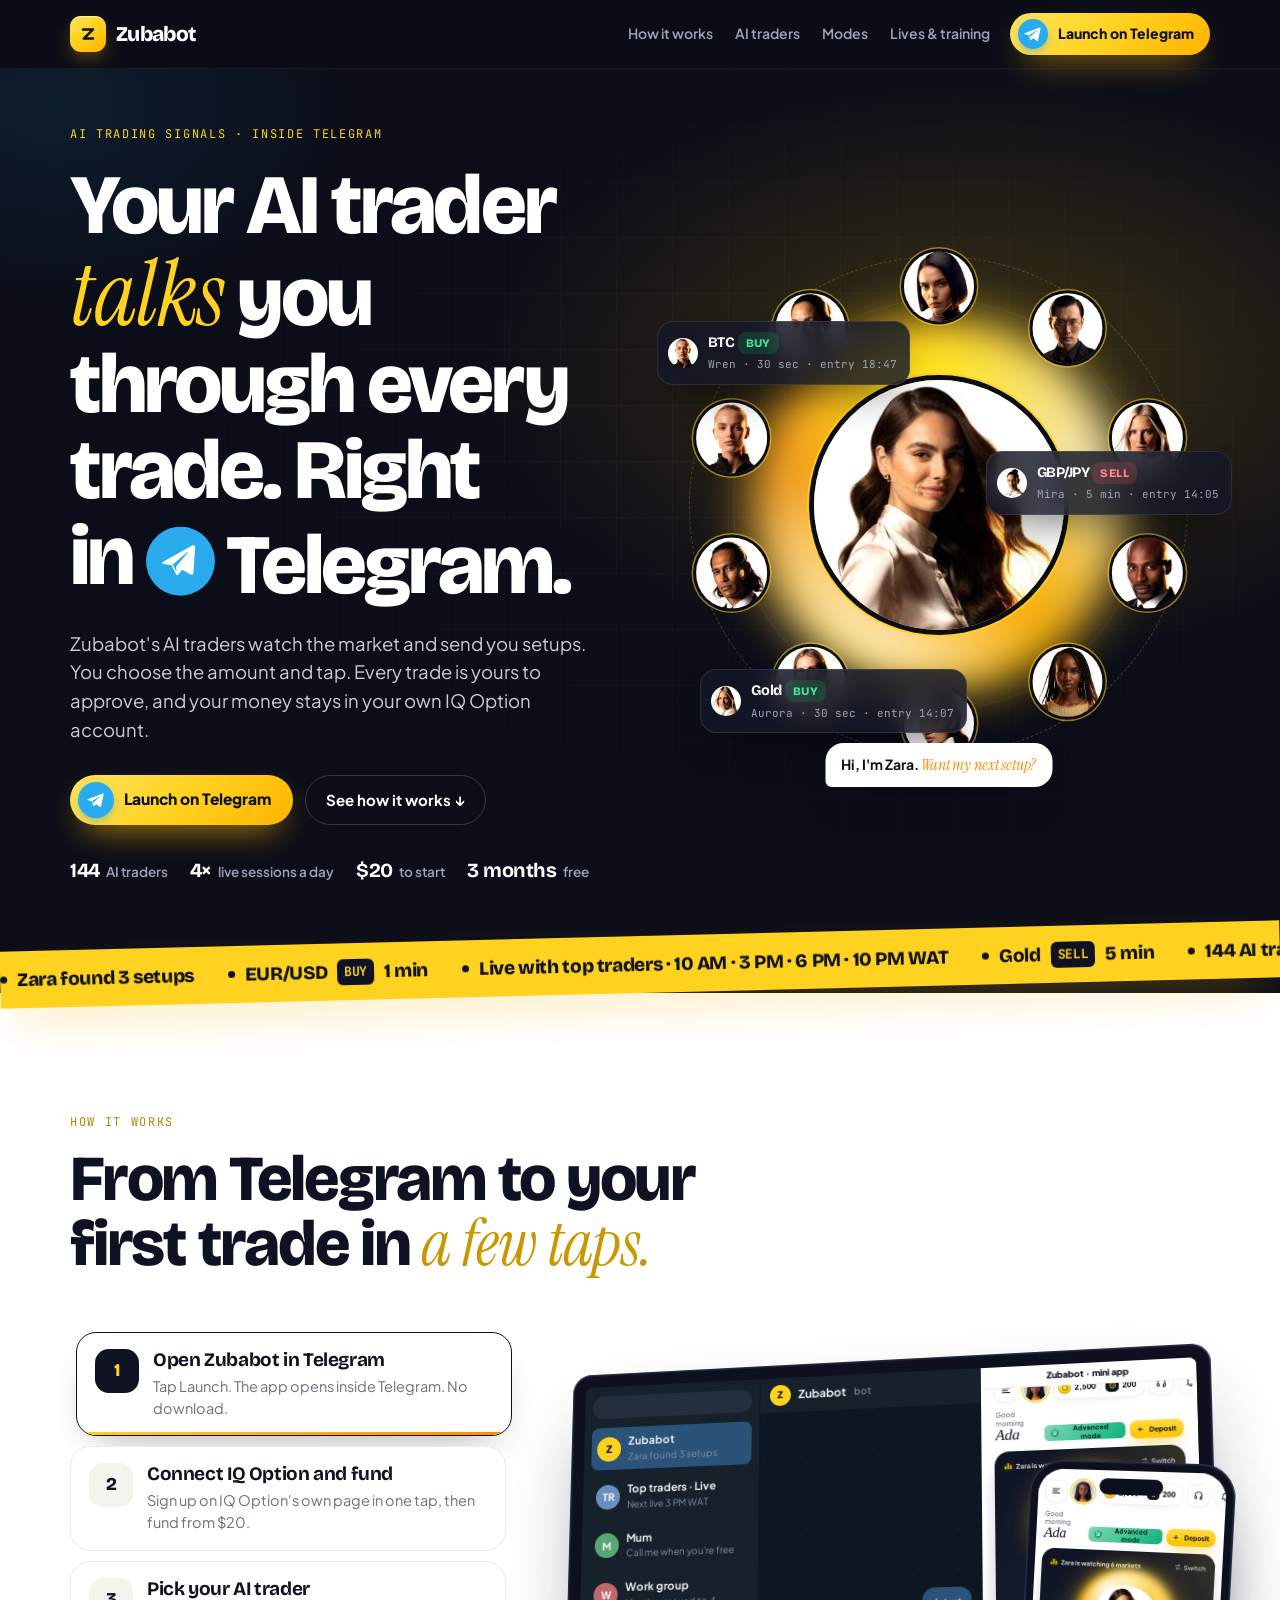
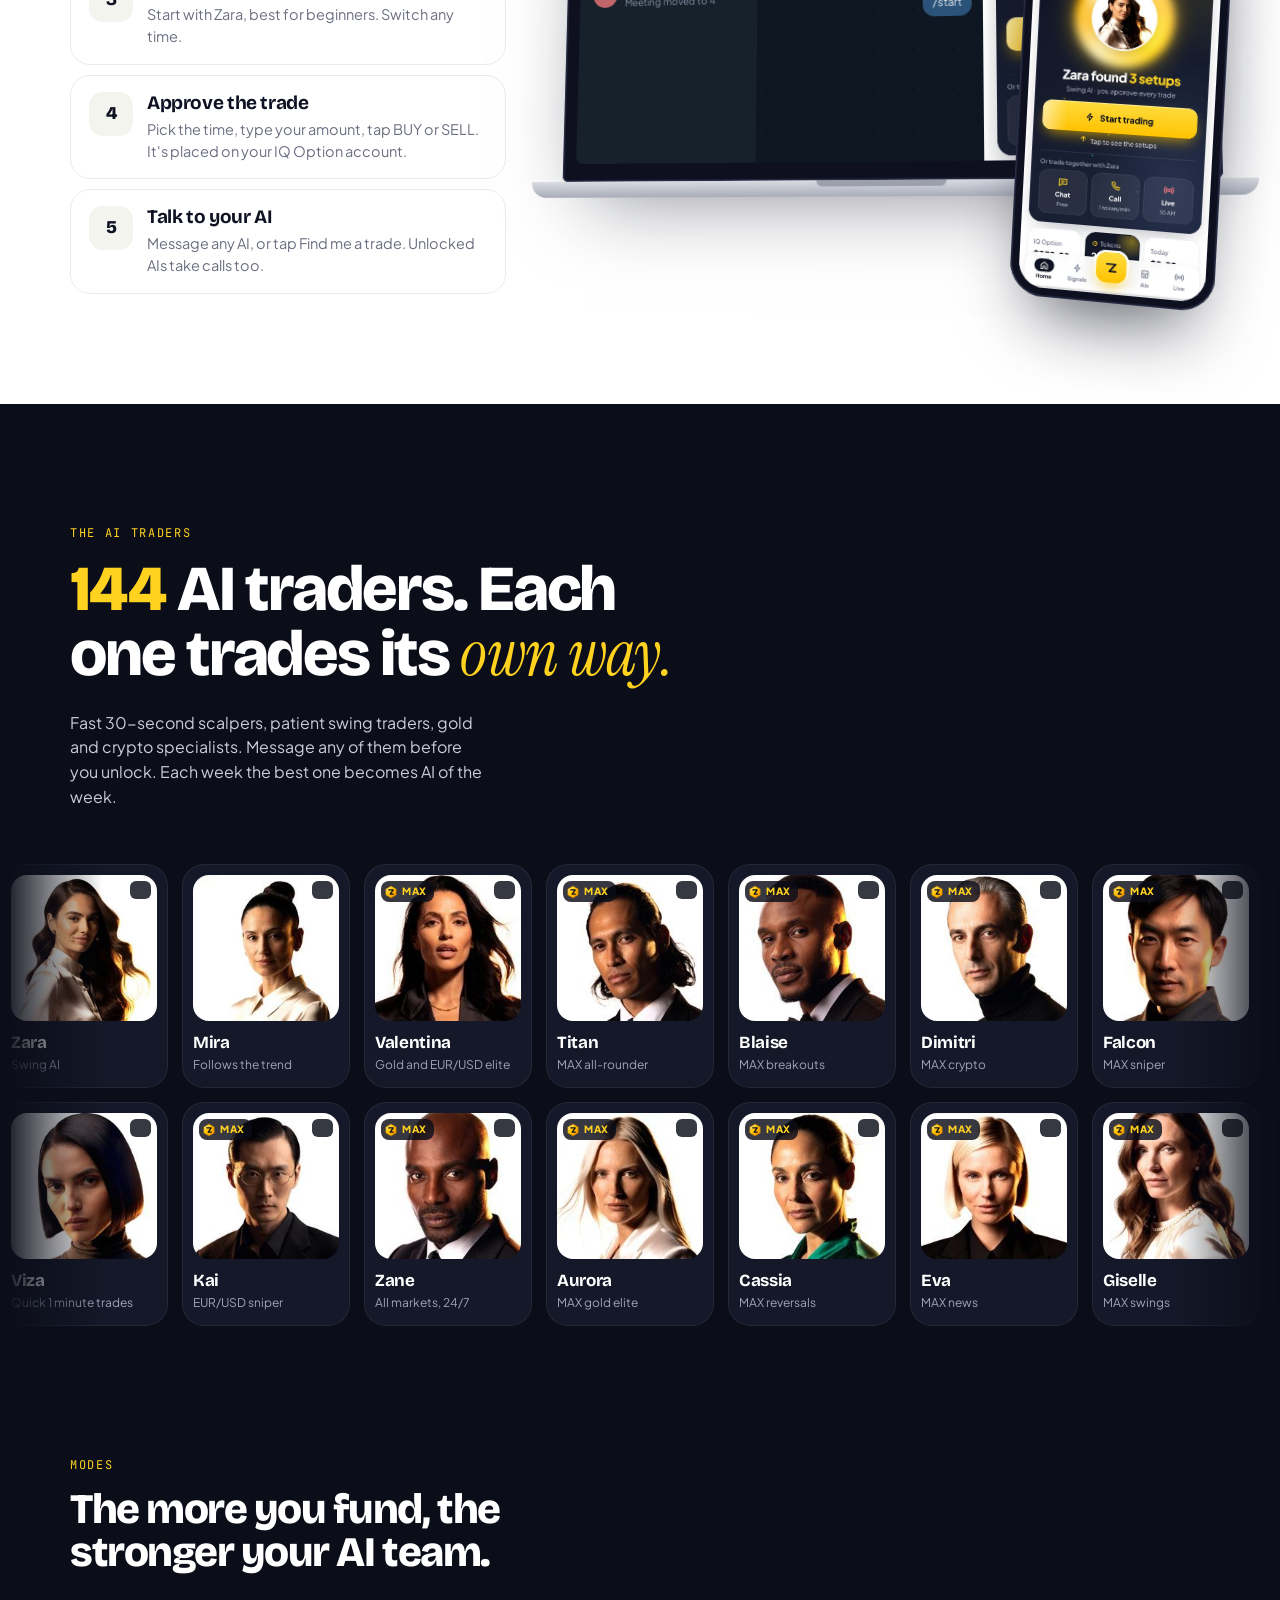
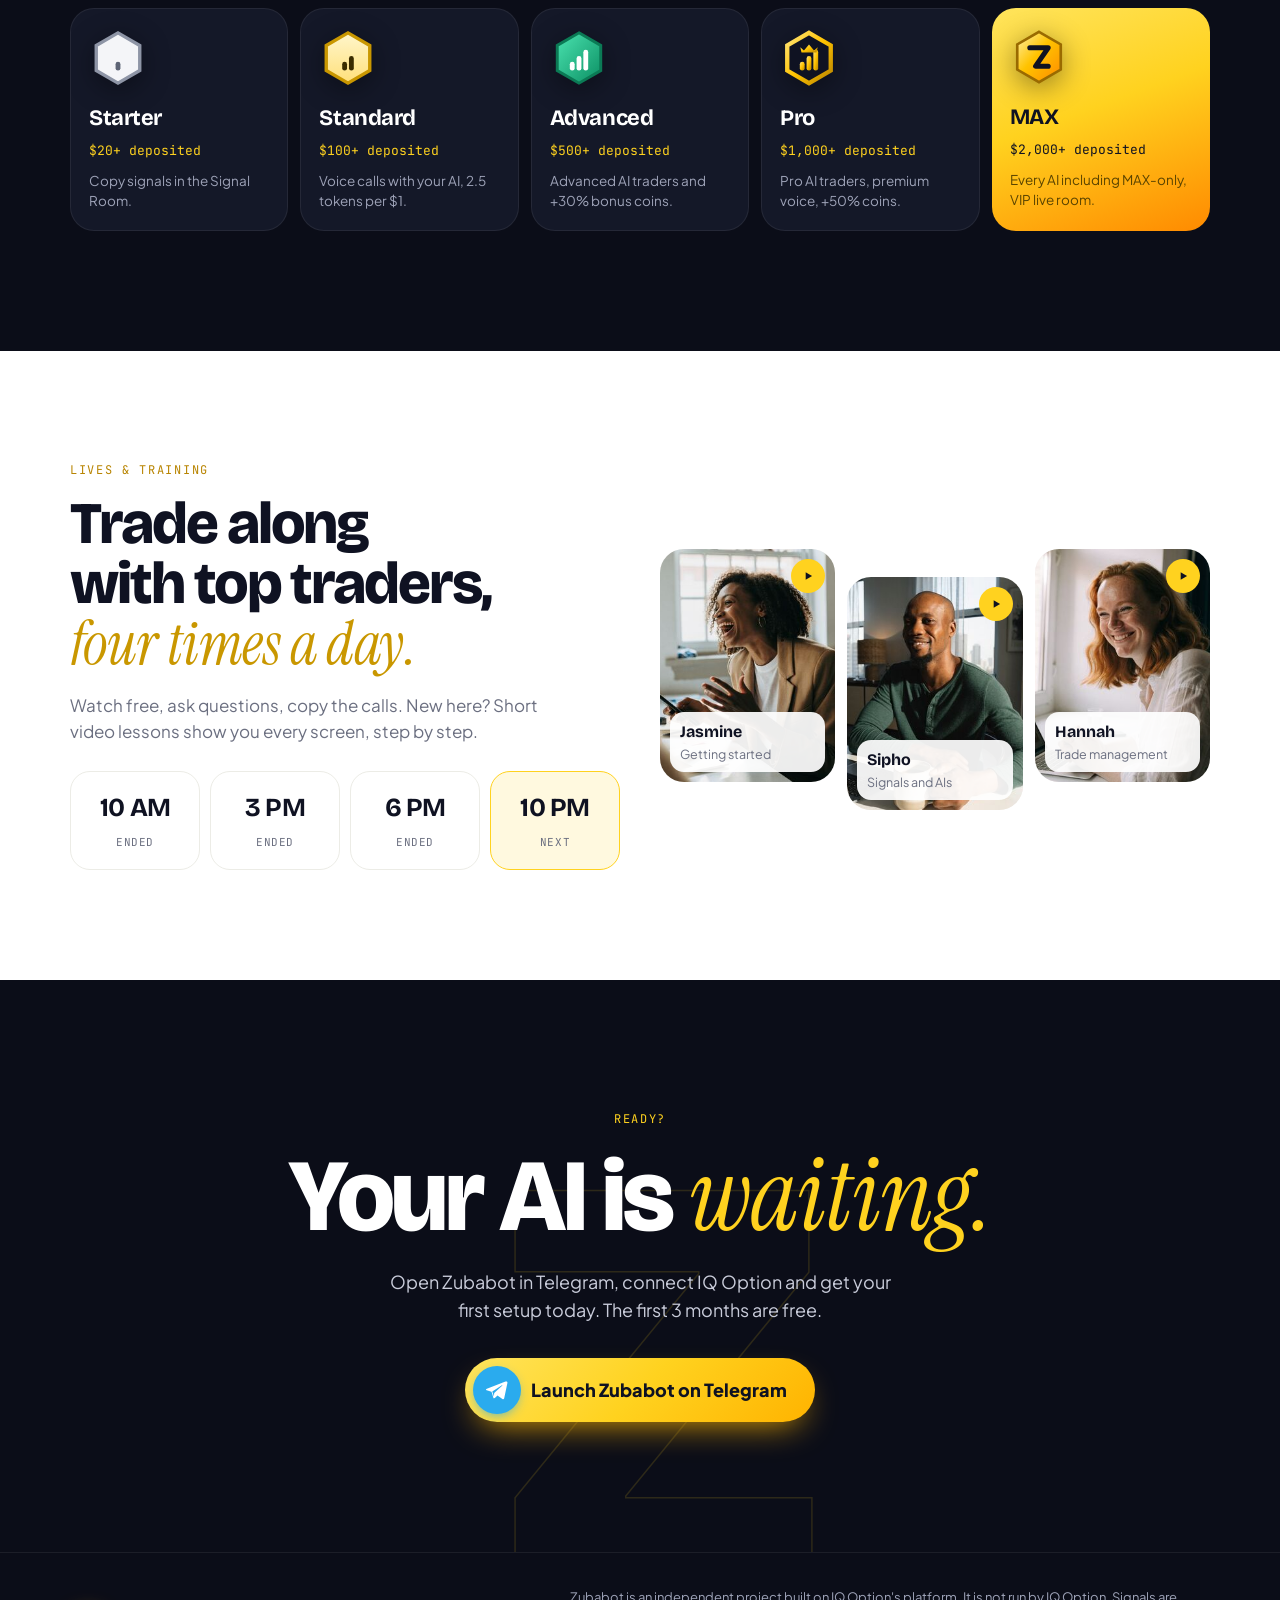
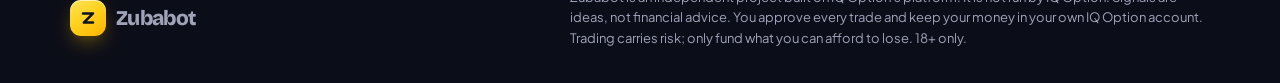
<file: site/index.html>
<!doctype html>
<html lang="en"><head><meta charset="utf-8"><meta name="viewport" content="width=device-width,initial-scale=1,viewport-fit=cover">
<title>Zubabot</title>
<link rel="preconnect" href="https://fonts.googleapis.com">
<link rel="preconnect" href="https://fonts.gstatic.com" crossorigin>
<link rel="stylesheet" href="https://fonts.googleapis.com/css2?family=Bricolage+Grotesque:opsz,wght@12..96,500;12..96,700;12..96,800&family=Instrument+Serif:ital@1&family=Plus+Jakarta+Sans:wght@400;500;600;700;800&family=JetBrains+Mono:wght@500;700&display=swap">
<style>
/* Layout: a night-ink stage with a living gold cloud at its centre; sections alternate ink and paper; the "how it works" section is a laptop + phone that run the app step by step. Single committed look (brand), colors set explicitly. */
:root{
  --ink:#0B0D18; --ink2:#141828; --ink3:#1E2338; --paper:#FFFFFF; --mist:#F4F4EF;
  --gold:#FFD21F; --gold2:#FFB300; --amber:#FF8A00; --text:#0F1222; --dim:#6B6F80; --dimN:#9EA3B8;
  --buy:#14B871; --sell:#F0525E; --tg:#2AABEE;
  --f-display:"Bricolage Grotesque","Plus Jakarta Sans",system-ui,sans-serif;
  --f-serif:"Instrument Serif",Georgia,serif;
  --f-body:"Plus Jakarta Sans",system-ui,-apple-system,"Segoe UI",sans-serif;
  --f-mono:"JetBrains Mono",ui-monospace,Menlo,monospace;
  color-scheme:dark;
}
*{box-sizing:border-box}
html{scroll-behavior:smooth}
body{margin:0;background:var(--ink);color:#fff;font-family:var(--f-body);font-size:16px;line-height:1.55;overflow-x:hidden;-webkit-font-smoothing:antialiased}
a{color:inherit}
img{max-width:100%;display:block}
.wrap{width:min(1180px,100%);margin:0 auto;padding-inline:20px}
.serif{font-family:var(--f-serif);font-style:italic;font-weight:400;letter-spacing:-.01em}
h1,h2,h3{font-family:var(--f-display);letter-spacing:-.035em;line-height:1.02;margin:0;text-wrap:balance}
.eyebrow{font-family:var(--f-mono);font-size:12px;letter-spacing:.14em;text-transform:uppercase;color:var(--gold)}
:focus-visible{outline:3px solid var(--gold);outline-offset:3px;border-radius:10px}

/* ---------- nav ---------- */
.nav{position:sticky;top:env(safe-area-inset-top,0px);z-index:50;backdrop-filter:blur(16px);-webkit-backdrop-filter:blur(16px);background:rgba(11,13,24,.72);border-bottom:1px solid rgba(255,255,255,.06)}
.nav .wrap{display:flex;align-items:center;gap:20px;height:68px}
.logo{display:flex;align-items:center;gap:10px;text-decoration:none;font-family:var(--f-display);font-weight:800;font-size:21px;letter-spacing:-.03em}
.zmark{width:36px;height:36px;border-radius:11px;background:linear-gradient(145deg,#FFE45C,var(--gold) 45%,var(--gold2));display:grid;place-items:center;box-shadow:0 8px 22px -8px rgba(255,190,0,.8),inset 0 1px 0 rgba(255,255,255,.6)}
.zmark svg{width:20px;height:20px}
.nav nav{display:flex;gap:22px;margin-left:auto;font-size:14px;font-weight:600;color:var(--dimN)}
.nav nav a{text-decoration:none}.nav nav a:hover{color:#fff}
.btn-tg{display:inline-flex;align-items:center;gap:10px;height:50px;padding:0 22px 0 8px;border-radius:999px;background:linear-gradient(135deg,#FFE45C,var(--gold) 50%,var(--gold2));color:var(--text);font-weight:800;font-size:15.5px;text-decoration:none;border:0;cursor:pointer;position:relative;overflow:hidden;box-shadow:0 14px 34px -14px rgba(255,180,0,.95);transition:transform .2s}
.btn-tg:hover{transform:translateY(-2px)}
.btn-tg .tgi{width:36px;height:36px;border-radius:50%;background:var(--tg);display:grid;place-items:center;flex:none;box-shadow:0 4px 12px -4px rgba(42,171,238,.9)}
.btn-tg .tgi svg{width:18px;height:18px;margin-left:-2px}
.btn-tg::after{content:"";position:absolute;inset:0;background:linear-gradient(105deg,transparent 30%,rgba(255,255,255,.65) 48%,transparent 62%);transform:translateX(-120%);animation:shine 3.4s ease-in-out infinite}
@keyframes shine{60%,100%{transform:translateX(120%)}}
.btn-tg.sm{height:42px;font-size:14px;padding-right:16px}.btn-tg.sm .tgi{width:30px;height:30px}
.btn-ghost{display:inline-flex;align-items:center;gap:8px;height:50px;padding:0 20px;border-radius:999px;border:1.5px solid rgba(255,255,255,.18);color:#fff;font-weight:700;text-decoration:none;font-size:15px}
.btn-ghost:hover{border-color:var(--gold);color:var(--gold)}

/* ---------- hero ---------- */
.hero{position:relative;overflow:hidden;padding-block:56px 40px}
.hero::before{content:"";position:absolute;inset:-20% -10% auto;height:120%;background:radial-gradient(48% 42% at 72% 46%,rgba(255,196,0,.20),transparent 70%),radial-gradient(30% 30% at 12% 20%,rgba(42,171,238,.10),transparent 70%);pointer-events:none}
.grid-bg{position:absolute;inset:0;background-image:linear-gradient(rgba(255,255,255,.035) 1px,transparent 1px),linear-gradient(90deg,rgba(255,255,255,.035) 1px,transparent 1px);background-size:56px 56px;mask-image:radial-gradient(70% 60% at 60% 45%,#000,transparent);pointer-events:none}
.hero .wrap{position:relative;display:grid;grid-template-columns:1.05fr 1fr;gap:28px;align-items:center}
.hero h1{font-size:clamp(46px,6.6vw,92px);font-weight:800}
.hero h1 .serif{color:var(--gold);font-size:1.08em}
.hero h1 .tgword{display:inline-flex;align-items:center;gap:.12em;white-space:nowrap}
.hero h1 .tgword i{display:inline-grid;place-items:center;width:.82em;height:.82em;border-radius:50%;background:var(--tg);vertical-align:middle;transform:translateY(-.04em) rotate(-8deg);animation:bob 3s ease-in-out infinite}
.hero h1 .tgword i svg{width:.46em;height:.46em;margin-left:-.06em}
@keyframes bob{50%{transform:translateY(-.12em) rotate(6deg)}}
.lede{font-size:18.5px;color:#C9CCDA;max-width:520px;margin-top:22px}
.cta-row{display:flex;flex-wrap:wrap;gap:12px;margin-top:30px}
.facts{display:flex;flex-wrap:wrap;gap:10px 22px;margin-top:30px;font-size:13.5px;color:var(--dimN);font-weight:600}
.facts b{color:#fff;font-family:var(--f-display);font-size:20px;letter-spacing:-.02em;margin-right:6px}
.facts span{display:flex;align-items:baseline}

/* the gold cloud */
.stage{position:relative;aspect-ratio:1/1;max-width:560px;width:100%;margin-inline:auto}
.cloud{position:absolute;inset:16%;border-radius:50%}
.cloud i{position:absolute;inset:0;border-radius:50%}
.cloud .c1{background:conic-gradient(from 0deg,#FFD21F,#FFF4C2,#FFB300,#FFE57A,#FF9F1C,#FFD21F);filter:blur(22px);animation:spin 9s linear infinite;opacity:.95}
.cloud .c2{inset:6%;background:conic-gradient(from 140deg,transparent,rgba(255,255,255,.9) 16%,transparent 38%,rgba(255,170,0,.9) 60%,transparent 82%);filter:blur(18px);mix-blend-mode:screen;animation:spin 6s linear infinite reverse}
.cloud .c3{inset:-22%;background:radial-gradient(circle,rgba(255,200,0,.35),transparent 64%);animation:breathe 3.6s ease-in-out infinite}
.cloud{animation:wobble 7s ease-in-out infinite}
.stage.talk .cloud{animation:shake .24s ease-in-out infinite alternate}
@keyframes spin{to{transform:rotate(360deg)}}
@keyframes breathe{50%{transform:scale(1.08);opacity:.75}}
@keyframes wobble{0%,100%{transform:scale(1)}35%{transform:scale(1.04) translate(1.5%,-1%)}70%{transform:scale(.97) translate(-1%,1.5%)}}
@keyframes shake{0%{transform:scale(.97) rotate(-2deg)}100%{transform:scale(1.07) rotate(3deg)}}
.face-main{position:absolute;inset:27%;border-radius:50%;overflow:hidden;box-shadow:0 0 0 5px var(--ink),0 0 0 7px rgba(255,210,31,.8),0 30px 70px -20px rgba(255,170,0,.8);z-index:3}
.face-main img{width:100%;height:100%;object-fit:cover;object-position:50% 25%}
.orbit{position:absolute;inset:0;animation:spin 46s linear infinite;z-index:2}
.orbit .o{position:absolute;width:13%;aspect-ratio:1;left:43.5%;top:43.5%;border-radius:50%;overflow:hidden;box-shadow:0 0 0 3px var(--ink),0 0 0 4.5px rgba(255,210,31,.55);transform:rotate(var(--a)) translate(0,-310%) rotate(calc(-1 * var(--a)))}
.orbit .o img{width:100%;height:100%;object-fit:cover;animation:spin 46s linear infinite reverse}
.ring{position:absolute;inset:4%;border-radius:50%;border:1px dashed rgba(255,210,31,.25)}
.ring.r2{inset:12%;border-style:solid;border-color:rgba(255,255,255,.06)}
.sig{position:absolute;z-index:4;display:flex;align-items:center;gap:10px;padding:10px 12px 10px 10px;border-radius:16px;background:rgba(20,24,40,.82);backdrop-filter:blur(12px);-webkit-backdrop-filter:blur(12px);border:1px solid rgba(255,255,255,.1);box-shadow:0 20px 40px -18px rgba(0,0,0,.7);font-size:12.5px;white-space:nowrap;animation:floaty 6s ease-in-out infinite}
.sig img{width:30px;height:30px;border-radius:50%;object-fit:cover}
.sig b{font-family:var(--f-display);font-size:14.5px;letter-spacing:-.02em;display:block}
.sig small{color:var(--dimN);font-family:var(--f-mono);font-size:11px}
.dir{font-weight:800;font-size:11.5px;padding:4px 8px;border-radius:8px;letter-spacing:.04em}
.dir.buy{background:rgba(20,184,113,.18);color:#4BE3A0}.dir.sell{background:rgba(240,82,94,.18);color:#FF8A93}
.sig.s1{left:-2%;top:16%}.sig.s2{right:-4%;top:40%;animation-delay:-2s}.sig.s3{left:6%;bottom:8%;animation-delay:-4s}
.sig.pop{animation:popIn .5s cubic-bezier(.2,1.5,.4,1),floaty 6s ease-in-out .5s infinite}
@keyframes floaty{50%{transform:translateY(-12px)}}
@keyframes popIn{from{transform:scale(.6);opacity:0}}
.bubble{position:absolute;z-index:5;left:50%;bottom:-2%;transform:translateX(-50%);background:#fff;color:var(--text);font-weight:700;font-size:14px;padding:10px 16px;border-radius:18px 18px 18px 6px;box-shadow:0 18px 40px -18px rgba(0,0,0,.6);white-space:nowrap;max-width:92%;overflow:hidden;text-overflow:ellipsis}
.bubble .serif{font-size:16px;color:var(--amber)}

/* ---------- tape ---------- */
.tape{background:var(--gold);color:var(--text);overflow:hidden;transform:rotate(-1.4deg);margin-block:10px 0;box-shadow:0 20px 50px -20px rgba(255,180,0,.6);position:relative;z-index:2}
.tape .row{display:flex;gap:34px;width:max-content;padding-block:14px;animation:marq 38s linear infinite;font-family:var(--f-display);font-weight:800;font-size:19px;letter-spacing:-.02em;white-space:nowrap}
.tape .row span{display:flex;align-items:center;gap:10px}
.tape .row .dot{width:7px;height:7px;border-radius:50%;background:var(--text)}
.tape .row em{font-style:normal;font-family:var(--f-mono);font-size:13px;font-weight:700;background:var(--text);color:var(--gold);border-radius:6px;padding:3px 7px}
@keyframes marq{to{transform:translateX(-50%)}}

/* ---------- how it works ---------- */
.how{background:var(--paper);color:var(--text);padding-block:120px 110px;position:relative}
.how .eyebrow{color:#B88400}
.how h2{font-size:clamp(38px,5vw,68px);font-weight:800;max-width:780px}
.how h2 .serif{color:#C99700}
.how-grid{display:grid;grid-template-columns:.86fr 1.3fr;gap:46px;margin-top:56px;align-items:center}
.steps{display:flex;flex-direction:column;gap:10px}
.step{display:grid;grid-template-columns:44px 1fr;gap:14px;align-items:start;text-align:left;padding:16px 18px;border-radius:20px;border:1.5px solid #ECECE6;background:#fff;cursor:pointer;font:inherit;color:inherit;position:relative;overflow:hidden;transition:border-color .25s,box-shadow .25s,transform .25s}
.step .n{width:44px;height:44px;border-radius:14px;background:var(--mist);display:grid;place-items:center;font-family:var(--f-display);font-weight:800;font-size:18px}
.step b{display:block;font-family:var(--f-display);font-size:19px;letter-spacing:-.02em;line-height:1.2}
.step p{margin:4px 0 0;font-size:14.5px;color:var(--dim);line-height:1.5}
.step .bar{position:absolute;left:0;bottom:0;height:3px;width:0;background:linear-gradient(90deg,var(--gold),var(--amber))}
.step.on{border-color:var(--text);box-shadow:0 18px 40px -22px rgba(15,18,34,.45);transform:translateX(6px)}
.step.on .n{background:var(--text);color:var(--gold)}
.step.on .bar{animation:fill var(--dur,5.5s) linear forwards}
@keyframes fill{to{width:100%}}
.devices{position:relative;perspective:1600px;min-height:520px}
.laptop{position:relative;width:100%;max-width:700px;margin-inline:auto;transform:rotateX(8deg) rotateY(-10deg);transform-style:preserve-3d;transition:transform .5s}
.lid{background:#0E1020;border-radius:20px 20px 6px 6px;padding:14px 14px 18px;box-shadow:0 40px 80px -30px rgba(15,18,34,.55),inset 0 0 0 1.5px #2A2F48}
.screen{aspect-ratio:16/10;border-radius:8px;overflow:hidden;background:#17212B;display:grid;grid-template-columns:30% 1fr 34%;font-size:12px;color:#E8ECF2;position:relative}
.base{height:16px;margin:0 -5%;background:linear-gradient(#D9DBE2,#A9ADB9);border-radius:0 0 18px 18px;box-shadow:0 30px 40px -24px rgba(15,18,34,.6)}
.base::before{content:"";display:block;width:18%;height:6px;margin:0 auto;background:#9CA0AD;border-radius:0 0 8px 8px}
.tg-list{background:#17212B;border-right:1px solid #0E1621;padding:10px 8px;display:flex;flex-direction:column;gap:6px;min-width:0}
.tg-search{height:24px;border-radius:12px;background:#242F3D;margin-bottom:4px}
.tg-row{display:flex;gap:8px;align-items:center;padding:6px;border-radius:8px;min-width:0}
.tg-row.on{background:#2B5278}
.tg-av{width:26px;height:26px;border-radius:50%;flex:none;display:grid;place-items:center;font-weight:800;font-size:11px}
.tg-row b{display:block;font-size:11.5px;font-weight:700;white-space:nowrap;overflow:hidden;text-overflow:ellipsis}
.tg-row small{display:block;font-size:10px;color:#7F91A4;white-space:nowrap;overflow:hidden;text-overflow:ellipsis}
.tg-chat{background:#0E1621 url("data:image/svg+xml,%3Csvg xmlns='http://www.w3.org/2000/svg' width='40' height='40'%3E%3Ccircle cx='4' cy='4' r='1' fill='%23ffffff' fill-opacity='.04'/%3E%3C/svg%3E");display:flex;flex-direction:column;min-width:0}
.tg-head{height:36px;background:#17212B;display:flex;align-items:center;gap:8px;padding:0 10px;font-weight:700;font-size:12px;flex:none}
.tg-msgs{flex:1;display:flex;flex-direction:column;justify-content:flex-end;gap:6px;padding:10px;overflow:hidden}
.tg-m{max-width:80%;padding:7px 10px;border-radius:12px;background:#182533;font-size:11px;line-height:1.4;opacity:0;transform:translateY(8px);transition:all .35s}
.tg-m.me{align-self:flex-end;background:#2B5278}
.tg-m.show{opacity:1;transform:none}
.tg-m .open{display:block;margin-top:6px;text-align:center;background:var(--gold);color:var(--text);font-weight:800;border-radius:8px;padding:5px}
.tg-app{background:#fff;position:relative;overflow:hidden;border-left:1px solid #0E1621}
.tg-app img,.phone img{position:absolute;inset:0;width:100%;height:100%;object-fit:cover;object-position:top;opacity:0;transition:opacity .5s, transform .6s}
.tg-app img.on,.phone img.on{opacity:1}
.tg-app .bar{position:absolute;left:0;right:0;top:0;height:22px;background:#fff;z-index:2;display:flex;align-items:center;justify-content:center;font-size:9px;font-weight:800;color:#0F1222;border-bottom:1px solid #eee}
.phone{position:absolute;right:-2%;bottom:-6%;width:31%;max-width:230px;aspect-ratio:9/19.5;border-radius:34px;background:#0E1020;padding:9px;box-shadow:0 40px 70px -24px rgba(15,18,34,.65),inset 0 0 0 1.5px #2A2F48;transform:rotateY(-14deg) rotateZ(3deg);z-index:3}
.phone .scr{position:relative;width:100%;height:100%;border-radius:26px;overflow:hidden;background:#fff}
.phone .notch{position:absolute;top:8px;left:50%;transform:translateX(-50%);width:34%;height:16px;border-radius:10px;background:#0E1020;z-index:4}
.tap{position:absolute;width:44px;height:44px;margin:-22px 0 0 -22px;border-radius:50%;border:3px solid rgba(255,190,0,.95);background:rgba(255,210,31,.25);z-index:5;pointer-events:none;opacity:0}
.tap.go{animation:tap 1.1s ease-out}
@keyframes tap{0%{opacity:0;transform:scale(.4)}20%{opacity:1;transform:scale(1)}100%{opacity:0;transform:scale(1.8)}}
.cursor{position:absolute;width:18px;height:18px;z-index:6;pointer-events:none;transition:left .9s cubic-bezier(.5,0,.2,1),top .9s cubic-bezier(.5,0,.2,1);filter:drop-shadow(0 3px 4px rgba(0,0,0,.4))}

/* ---------- AIs ---------- */
.ais{padding-block:120px 70px;position:relative;overflow:hidden}
.ais .head{display:flex;flex-wrap:wrap;gap:24px;justify-content:space-between;align-items:end}
.ais h2{font-size:clamp(38px,5vw,68px);font-weight:800;max-width:720px}
.ais h2 .num{color:var(--gold)}
.ais .head p{max-width:420px;color:#C9CCDA;margin:0}
.wall{margin-top:54px;display:flex;flex-direction:column;gap:14px;mask-image:linear-gradient(90deg,transparent,#000 8%,#000 92%,transparent)}
.wall .row{display:flex;gap:14px;width:max-content;animation:marq 70s linear infinite}
.wall .row.rev{animation-direction:reverse;animation-duration:84s}
.card-ai{width:168px;flex:none;border-radius:22px;background:var(--ink2);border:1px solid rgba(255,255,255,.07);padding:10px 10px 12px;position:relative;transition:transform .3s,border-color .3s}
.card-ai:hover{transform:translateY(-6px) rotate(-1deg);border-color:rgba(255,210,31,.6)}
.card-ai img{width:100%;aspect-ratio:1;border-radius:16px;object-fit:cover;background:#fff}
.card-ai b{display:block;font-family:var(--f-display);font-size:17px;letter-spacing:-.02em;margin-top:9px}
.card-ai small{display:block;color:var(--dimN);font-size:12px;white-space:nowrap;overflow:hidden;text-overflow:ellipsis}
.card-ai .tg{position:absolute;top:16px;left:16px;display:flex;align-items:center;gap:4px;font-size:10px;font-weight:800;letter-spacing:.05em;padding:3px 7px 3px 3px;border-radius:8px;background:rgba(11,13,24,.82);color:var(--gold)}
.card-ai .tg svg{width:14px;height:14px}
.card-ai .live{position:absolute;top:16px;right:16px;display:flex;gap:2px;align-items:flex-end;height:12px;padding:3px 5px;border-radius:6px;background:rgba(11,13,24,.82);box-sizing:content-box}
.card-ai .live i{width:2.5px;background:var(--gold);border-radius:2px;animation:eq 1s ease-in-out infinite}
.card-ai .live i:nth-child(2){animation-delay:.2s}.card-ai .live i:nth-child(3){animation-delay:.4s}
@keyframes eq{0%,100%{height:3px}50%{height:12px}}

/* ---------- modes ---------- */
.modes{padding-block:60px 120px}
.modes h3{font-size:clamp(28px,3.4vw,42px);font-weight:800;max-width:640px}
.mode-row{display:grid;grid-template-columns:repeat(5,minmax(0,1fr));gap:12px;margin-top:34px}
.mode{border-radius:24px;padding:20px 18px;background:var(--ink2);border:1px solid rgba(255,255,255,.07);display:flex;flex-direction:column;gap:6px;position:relative;overflow:hidden;min-width:0}
.mode svg.crest{width:58px;height:58px;margin-bottom:8px;filter:drop-shadow(0 6px 14px rgba(0,0,0,.4))}
.mode b{font-family:var(--f-display);font-size:22px;letter-spacing:-.02em}
.mode .amt{font-family:var(--f-mono);font-size:13px;color:var(--gold)}
.mode p{margin:4px 0 0;font-size:13.5px;color:var(--dimN);line-height:1.45}
.mode.max{background:linear-gradient(160deg,#FFE45C,var(--gold) 45%,var(--amber));color:var(--text);border:0}
.mode.max .amt{color:var(--text)}.mode.max p{color:#5A4400}
.mode.max::after{content:"";position:absolute;inset:0;background:linear-gradient(105deg,transparent 30%,rgba(255,255,255,.55) 48%,transparent 62%);transform:translateX(-120%);animation:shine 4s ease-in-out infinite}

/* ---------- lives + training ---------- */
.lives{background:var(--paper);color:var(--text);padding-block:110px}
.lives .two{display:grid;grid-template-columns:1fr 1fr;gap:40px;align-items:center}
.lives h2{font-size:clamp(36px,4.6vw,62px);font-weight:800}
.lives h2 .serif{color:#C99700}
.lives p.l{color:var(--dim);font-size:17px;max-width:480px}
.clock{display:grid;grid-template-columns:repeat(4,minmax(0,1fr));gap:10px;margin-top:26px}
.clock div{border-radius:20px;border:1.5px solid #ECECE6;padding:16px 10px;text-align:center}
.clock b{display:block;font-family:var(--f-display);font-size:26px;letter-spacing:-.03em}
.clock small{font-family:var(--f-mono);font-size:11px;color:var(--dim);letter-spacing:.06em}
.clock .now{background:var(--text);color:#fff;border-color:var(--text)}.clock .now small{color:#FF8A93}
.clock .next{border-color:var(--gold);background:#FFF9DF}
.trainers{display:grid;grid-template-columns:repeat(3,minmax(0,1fr));gap:12px}
.tr{border-radius:24px;overflow:hidden;background:var(--mist);position:relative;aspect-ratio:3/4}
.tr img{width:100%;height:100%;object-fit:cover;object-position:50% 25%;transition:transform .6s}
.tr:hover img{transform:scale(1.06)}
.tr span{position:absolute;left:10px;right:10px;bottom:10px;background:rgba(255,255,255,.92);border-radius:14px;padding:8px 10px;font-size:12.5px;color:var(--dim)}
.tr span b{display:block;color:var(--text);font-family:var(--f-display);font-size:16px}
.tr .play{position:absolute;top:10px;right:10px;width:34px;height:34px;border-radius:50%;background:var(--gold);display:grid;place-items:center}

/* ---------- final ---------- */
.final{position:relative;overflow:hidden;padding-block:130px;text-align:center}
.final h2{font-size:clamp(46px,8vw,120px);font-weight:800}
.final h2 .serif{color:var(--gold)}
.final p{color:#C9CCDA;font-size:18px;margin:18px auto 34px;max-width:520px}
.final .btn-tg{height:64px;font-size:18px;padding-right:28px}.final .btn-tg .tgi{width:48px;height:48px}.final .btn-tg .tgi svg{width:24px;height:24px}
.plane{position:absolute;width:64px;height:64px;left:-80px;top:40%;animation:fly 9s ease-in-out infinite;opacity:.9}
@keyframes fly{0%{transform:translate(0,0) rotate(-6deg)}50%{transform:translate(55vw,-110px) rotate(8deg)}100%{transform:translate(115vw,20px) rotate(-4deg)}}
.big-z{position:absolute;inset:auto 0 -12% 0;margin:auto;font-family:var(--f-display);font-weight:800;font-size:clamp(260px,46vw,620px);line-height:.8;color:transparent;-webkit-text-stroke:1.5px rgba(255,210,31,.14);pointer-events:none;letter-spacing:-.08em}
footer{border-top:1px solid rgba(255,255,255,.07);padding-block:34px;color:var(--dimN);font-size:13px}
footer .wrap{display:flex;flex-wrap:wrap;gap:16px 30px;justify-content:space-between}
footer p{margin:0;max-width:640px;line-height:1.6}

/* reveal */
.rv{transition:transform .8s cubic-bezier(.2,.8,.2,1),opacity .8s}
.rv.pre{transform:translateY(26px);opacity:.001}

@media (max-width:920px){
  .hero .wrap,.how-grid,.lives .two{grid-template-columns:1fr}
  .stage{max-width:440px}
  .nav nav{display:none}
  .mode-row{grid-template-columns:repeat(2,minmax(0,1fr))}.mode.max{grid-column:span 2}
  .devices{min-height:0;padding-bottom:40px}
  .laptop{transform:none}
  .phone{right:2%;bottom:-2%;width:30%}
}
@media (max-width:560px){
  .screen{grid-template-columns:0 1fr 42%}.tg-list{display:none}
  .sig.s2{right:0}.sig.s1{left:0}
  .clock{grid-template-columns:repeat(2,minmax(0,1fr))}
  .facts b{font-size:18px}
  .nav .btn-tg span.t{display:none}.nav .btn-tg{padding-right:8px}
}
@media (prefers-reduced-motion:reduce){*,*::before,*::after{animation:none!important;transition:none!important}}
</style>

<!-- svg sprites -->
<svg width="0" height="0" style="position:absolute" aria-hidden="true">
  <symbol id="plane" viewBox="0 0 24 24"><path fill="#fff" d="M21.5 3.6 2.9 10.8c-1.3.5-1.3 1.2-.2 1.5l4.8 1.5 1.8 5.6c.2.6.1.9.8.9.5 0 .7-.2 1-.5l2.4-2.3 4.9 3.6c.9.5 1.5.2 1.8-.8l3.2-15.2c.3-1.3-.5-1.9-1.9-1.5zM8.3 13.4l9.6-6.1c.5-.3.9-.1.5.2l-8.2 7.4-.3 3.5z"/></symbol>
  <symbol id="z" viewBox="0 0 24 24"><path d="M6 6.5h12l-11 11h11" fill="none" stroke="#0F1222" stroke-width="3" stroke-linecap="round" stroke-linejoin="round"/></symbol>
</svg>

<header class="nav">
  <div class="wrap">
    <a class="logo" href="#top"><span class="zmark"><svg><use href="#z"/></svg></span>Zubabot</a>
    <nav aria-label="Sections"><a href="#how">How it works</a><a href="#ais">AI traders</a><a href="#modes">Modes</a><a href="#lives">Lives &amp; training</a></nav>
    <a class="btn-tg sm tglink" href="https://t.me/zubabot/app" target="_blank" rel="noopener"><span class="tgi"><svg><use href="#plane"/></svg></span><span class="t">Launch on Telegram</span></a>
  </div>
</header>

<main id="top">
<section class="hero">
  <div class="grid-bg"></div>
  <div class="wrap">
    <div>
      <div class="eyebrow">AI trading signals · inside Telegram</div>
      <h1 style="margin-top:18px">Your AI trader <span class="serif">talks</span> you through every trade. Right in <span class="tgword"><i><svg><use href="#plane"/></svg></i>Telegram.</span></h1>
      <p class="lede">Zubabot's AI traders watch the market and send you setups. You choose the amount and tap. Every trade is yours to approve, and your money stays in your own IQ Option account.</p>
      <div class="cta-row">
        <a class="btn-tg tglink" href="https://t.me/zubabot/app" target="_blank" rel="noopener"><span class="tgi"><svg><use href="#plane"/></svg></span>Launch on Telegram</a>
        <a class="btn-ghost" href="#how">See how it works ↓</a>
      </div>
      <div class="facts">
        <span><b>144</b>AI traders</span><span><b>4×</b>live sessions a day</span><span><b>$20</b>to start</span><span><b>3 months</b>free</span>
      </div>
    </div>
    <div class="stage" id="stage" aria-hidden="true">
      <div class="ring"></div><div class="ring r2"></div>
      <div class="cloud"><i class="c3"></i><i class="c1"></i><i class="c2"></i></div>
      <div class="orbit" id="orbit"></div>
      <div class="face-main"><img src="faces/luna.jpg" alt=""></div>
      <div class="sig s1"><img src="faces/kai.jpg" alt=""><div><b>EUR/USD <span class="dir buy">BUY</span></b><small>Kai · 1 min · entry 14:02</small></div></div>
      <div class="sig s2"><img src="faces/mira.jpg" alt=""><div><b>GBP/JPY <span class="dir sell">SELL</span></b><small>Mira · 5 min · entry 14:05</small></div></div>
      <div class="sig s3"><img src="faces/aurora.jpg" alt=""><div><b>Gold <span class="dir buy">BUY</span></b><small>Aurora · 30 sec · entry 14:07</small></div></div>
      <div class="bubble" id="bubble">Hi, I'm Zara. <span class="serif">Want my next setup?</span></div>
    </div>
  </div>
</section>

<div class="tape" aria-hidden="true"><div class="row" id="tape"></div></div>

<section class="how" id="how">
  <div class="wrap">
    <div class="eyebrow">How it works</div>
    <h2 style="margin-top:14px">From Telegram to your first trade in <span class="serif">a few taps.</span></h2>
    <div class="how-grid">
      <div class="steps" id="steps">
        <button class="step on" data-i="0"><span class="n">1</span><span><b>Open Zubabot in Telegram</b><p>Tap Launch. The app opens inside Telegram. No download.</p></span><i class="bar"></i></button>
        <button class="step" data-i="1"><span class="n">2</span><span><b>Connect IQ Option and fund</b><p>Sign up on IQ Option's own page in one tap, then fund from $20.</p></span><i class="bar"></i></button>
        <button class="step" data-i="2"><span class="n">3</span><span><b>Pick your AI trader</b><p>Start with Zara, best for beginners. Switch any time.</p></span><i class="bar"></i></button>
        <button class="step" data-i="3"><span class="n">4</span><span><b>Approve the trade</b><p>Pick the time, type your amount, tap BUY or SELL. It's placed on your IQ Option account.</p></span><i class="bar"></i></button>
        <button class="step" data-i="4"><span class="n">5</span><span><b>Talk to your AI</b><p>Message any AI, or tap Find me a trade. Unlocked AIs take calls too.</p></span><i class="bar"></i></button>
      </div>
      <div class="devices" id="devices">
        <div class="laptop" id="laptop">
          <div class="lid"><div class="screen">
            <div class="tg-list">
              <div class="tg-search"></div>
              <div class="tg-row on"><span class="tg-av" style="background:var(--gold);color:var(--text)">Z</span><span style="min-width:0"><b>Zubabot</b><small>Zara found 3 setups</small></span></div>
              <div class="tg-row"><span class="tg-av" style="background:#6C8EBF">TR</span><span style="min-width:0"><b>Top traders · Live</b><small>Next live 3 PM WAT</small></span></div>
              <div class="tg-row"><span class="tg-av" style="background:#57A773">M</span><span style="min-width:0"><b>Mum</b><small>Call me when you're free</small></span></div>
              <div class="tg-row"><span class="tg-av" style="background:#C1666B">W</span><span style="min-width:0"><b>Work group</b><small>Meeting moved to 4</small></span></div>
            </div>
            <div class="tg-chat">
              <div class="tg-head"><span class="tg-av" style="background:var(--gold);color:var(--text);width:22px;height:22px;font-size:10px">Z</span>Zubabot <small style="color:#7F91A4;font-weight:500">bot</small></div>
              <div class="tg-msgs" id="tgMsgs">
                <div class="tg-m me">/start</div>
                <div class="tg-m">Welcome to Zubabot 👋 Your AI trader is ready.<span class="open">Open Zubabot</span></div>
                <div class="tg-m">Zara found 3 setups for you. Tap to see them.</div>
              </div>
            </div>
            <div class="tg-app" id="tgApp"><div class="bar">Zubabot · mini app</div></div>
          </div></div>
          <div class="base"></div>
        </div>
        <div class="phone" id="phone"><div class="scr" id="phoneScr"><div class="notch"></div><span class="tap" id="tap"></span></div></div>
      </div>
    </div>
  </div>
</section>

<section class="ais" id="ais">
  <div class="wrap head">
    <div><div class="eyebrow">The AI traders</div><h2 style="margin-top:14px"><span class="num" id="aiCount">144</span> AI traders. Each one trades its <span class="serif" style="color:var(--gold)">own way.</span></h2></div>
    <p>Fast 30-second scalpers, patient swing traders, gold and crypto specialists. Message any of them before you unlock. Each week the best one becomes AI of the week.</p>
  </div>
  <div class="wall" id="wall" aria-label="Some of Zubabot's AI traders"></div>
</section>

<section class="modes" id="modes">
  <div class="wrap">
    <div class="eyebrow">Modes</div>
    <h3 style="margin-top:14px">The more you fund, the stronger your AI team.</h3>
    <div class="mode-row" id="modeRow"></div>
  </div>
</section>

<section class="lives" id="lives">
  <div class="wrap two">
    <div>
      <div class="eyebrow" style="color:#B88400">Lives &amp; training</div>
      <h2 style="margin-top:14px">Trade along with top traders, <span class="serif">four times a day.</span></h2>
      <p class="l">Watch free, ask questions, copy the calls. New here? Short video lessons show you every screen, step by step.</p>
      <div class="clock" id="clock"></div>
    </div>
    <div class="trainers">
      <div class="tr"><img src="faces/trainer1.jpg" alt="Jasmine"><i class="play"><svg width="14" height="14" viewBox="0 0 24 24"><path d="M8 5.5v13l11-6.5z" fill="#0F1222"/></svg></i><span><b>Jasmine</b>Getting started</span></div>
      <div class="tr" style="transform:translateY(28px)"><img src="faces/sipho.jpg" alt="Sipho"><i class="play"><svg width="14" height="14" viewBox="0 0 24 24"><path d="M8 5.5v13l11-6.5z" fill="#0F1222"/></svg></i><span><b>Sipho</b>Signals and AIs</span></div>
      <div class="tr"><img src="faces/hannah.jpg" alt="Hannah"><i class="play"><svg width="14" height="14" viewBox="0 0 24 24"><path d="M8 5.5v13l11-6.5z" fill="#0F1222"/></svg></i><span><b>Hannah</b>Trade management</span></div>
    </div>
  </div>
</section>

<section class="final">
  <div class="big-z" aria-hidden="true">Z</div>
  <svg class="plane" aria-hidden="true"><use href="#plane"/></svg>
  <div class="wrap" style="position:relative">
    <div class="eyebrow">Ready?</div>
    <h2 style="margin-top:16px">Your AI is <span class="serif">waiting.</span></h2>
    <p>Open Zubabot in Telegram, connect IQ Option and get your first setup today. The first 3 months are free.</p>
    <a class="btn-tg tglink" href="https://t.me/zubabot/app" target="_blank" rel="noopener"><span class="tgi"><svg><use href="#plane"/></svg></span>Launch Zubabot on Telegram</a>
  </div>
</section>
</main>

<footer>
  <div class="wrap">
    <a class="logo" href="#top"><span class="zmark"><svg><use href="#z"/></svg></span>Zubabot</a>
    <p>Zubabot is an independent project built on IQ Option's platform. It is not run by IQ Option. Signals are ideas, not financial advice. You approve every trade and keep your money in your own IQ Option account. Trading carries risk; only fund what you can afford to lose. 18+ only.</p>
  </div>
</footer>

<script>
(function(){
  /* the Telegram mini app link, set in one place */
  var TG = window.ZB_BOT_APP || 'https://t.me/zubabot/app';
  document.querySelectorAll('.tglink').forEach(function(a){a.href=TG});
  var reduce = matchMedia('(prefers-reduced-motion: reduce)').matches;

  /* ---- AI data (real names and styles from the app) ---- */
  var AIS=[['luna','Zara','Swing AI',''],['viza','Viza','Quick 1 minute trades',''],['mira','Mira','Follows the trend',''],['kai','Kai','EUR/USD sniper','max'],['valentina','Valentina','Gold and EUR/USD elite','max'],['zane','Zane','All markets, 24/7','max'],['titan','Titan','MAX all-rounder','max'],['aurora','Aurora','MAX gold elite','max'],['blaise','Blaise','MAX breakouts','max'],['cassia','Cassia','MAX reversals','max'],['dimitri','Dimitri','MAX crypto','max'],['eva','Eva','MAX news','max'],['falcon','Falcon','MAX sniper','max'],['giselle','Giselle','MAX swings','max'],['hector','Hector','MAX trends','max'],['india','India','MAX crypto swings','max'],['jabari','Jabari','MAX London','max'],['kaia','Kaia','MAX 24/7','max'],['ari','Ari','Pro trend hunter','pro'],['beatrix','Beatrix','Pro scalper','pro'],['caius','Caius','Pro breakouts','pro'],['delphine','Delphine','Pro reversals','pro'],['ezra','Ezra','Pro swings','pro'],['farah','Farah','Pro news desk','pro'],['gideon','Gideon','Pro crypto','pro'],['helena','Helena','Pro gold','pro'],['idris','Idris','Pro London','pro'],['juniper','Juniper','Pro calm','pro'],['khalid','Khalid','Pro momentum','pro'],['lucia','Lucia','Pro euro','pro'],['magnus','Magnus','Pro steady','pro'],['nala','Nala','Pro scalps','pro'],['amara','Amara','Asian open scalps',''],['bodhi','Bodhi','Calm trend follower',''],['celine','Celine','Range queen',''],['darius','Darius','News spikes',''],['gia','Gia','Breakout hunter',''],['isla','Isla','1 minute scalps',''],['kira','Kira','Neon crypto',''],['wren','Wren','Precision scalper',''],['yuki','Yuki','Yen scalps',''],['zola','Zola','Breakout flow',''],['bianca','Bianca','Gold reversals',''],['cyrus','Cyrus','Bitcoin breakouts',''],['lola','Lola','Momentum pops',''],['orion','Orion','Star setups',''],['aziz','Aziz','Gulf session',''],['bella','Bella','Gold scalps',''],['femi','Femi','Trend strategist',''],['greta','Greta','Crypto swings',''],['leon','Leon','Breakout king',''],['opal','Opal','Crypto scalps','']];

  /* ---- mode crests (same family as in the app) ---- */
  var TMN=0;
  function crest(k){var id='c'+(++TMN),P='M12 1.6 21 6.8v10.4L12 22.4 3 17.2V6.8z';
    function bars(n,c){return [[8.2,13.6,3.6],[11,11.2,6],[13.8,8.6,8.6]].slice(0,n).map(function(a){return '<rect x="'+(a[0]+(3-n)*1.4)+'" y="'+a[1]+'" width="2" height="'+a[2]+'" rx="1" fill="'+c+'"/>'}).join('')}
    var T={starter:'<path d="'+P+'" fill="#F4F5F8" stroke="#8E95A6" stroke-width="1.4"/>'+bars(1,'#5D6475'),
      standard:'<defs><linearGradient id="'+id+'" x1="0" y1="0" x2="0" y2="1"><stop offset="0" stop-color="#FFF6CC"/><stop offset="1" stop-color="#FFE07A"/></linearGradient></defs><path d="'+P+'" fill="url(#'+id+')" stroke="#C99700" stroke-width="1.4"/>'+bars(2,'#3A2C00'),
      advanced:'<defs><linearGradient id="'+id+'" x1="0" y1="0" x2="1" y2="1"><stop offset="0" stop-color="#4BE3B0"/><stop offset="1" stop-color="#0B8F63"/></linearGradient></defs><path d="'+P+'" fill="url(#'+id+')" stroke="#0B7A55" stroke-width="1.2"/>'+bars(3,'#FFFFFF'),
      pro:'<defs><linearGradient id="'+id+'" x1="0" y1="0" x2="1" y2="1"><stop offset="0" stop-color="#FFE57A"/><stop offset=".5" stop-color="#FFC300"/><stop offset="1" stop-color="#B88400"/></linearGradient></defs><path d="'+P+'" fill="#0F1222" stroke="url(#'+id+')" stroke-width="1.8"/>'+bars(3,'url(#'+id+')')+'<path d="M8.4 7.6l1.5 1.3L12 6.4l2.1 2.5 1.5-1.3-.5 2.1H8.9z" fill="url(#'+id+')"/>',
      max:'<defs><linearGradient id="'+id+'" x1="0" y1="0" x2="1" y2="1"><stop offset="0" stop-color="#FFF1A8"/><stop offset=".45" stop-color="#FFC300"/><stop offset="1" stop-color="#FF8A00"/></linearGradient></defs><path d="'+P+'" fill="url(#'+id+')" stroke="#9A6A00" stroke-width="1.1"/><path d="M8.2 8.2h7.6l-5.2 7.6h5.2" fill="none" stroke="#0F1222" stroke-width="2.1" stroke-linecap="round" stroke-linejoin="round"/>'};
    return '<svg class="crest" viewBox="0 0 24 24" aria-hidden="true">'+T[k]+'</svg>'}

  /* ---- hero orbit + rotating speech ---- */
  var orbit=document.getElementById('orbit'), picks=['viza','kai','aurora','zane','nala','gia','helena','titan','wren','cassia'];
  picks.forEach(function(k,i){var d=document.createElement('div');d.className='o';d.style.setProperty('--a',(i*36)+'deg');d.innerHTML='<img src="faces/'+k+'.jpg" alt="">';orbit.appendChild(d)});
  var lines=['Hi, I\'m Zara. <span class="serif">Want my next setup?</span>','EUR/USD is pulling back. <span class="serif">Get ready…</span>','You approve every trade. <span class="serif">I just find them.</span>','Top traders go live at <span class="serif">3 PM WAT.</span>'],li=0,stage=document.getElementById('stage'),bub=document.getElementById('bubble');
  if(!reduce) setInterval(function(){li=(li+1)%lines.length;bub.innerHTML=lines[li];stage.classList.add('talk');setTimeout(function(){stage.classList.remove('talk')},1800)},4200);
  /* signal cards refresh with new example setups */
  var pairs=['EUR/USD','GBP/JPY','AUD/CAD','Gold','BTC','USD/JPY','EUR/GBP'],tfs=['30 sec','1 min','5 min','15 min'];
  if(!reduce) setInterval(function(){var c=document.querySelectorAll('.sig')[Math.floor(Math.random()*3)],a=AIS[Math.floor(Math.random()*AIS.length)],up=Math.random()>.5,t=new Date(Date.now()+3*60e3);
    c.classList.remove('pop');void c.offsetWidth;c.classList.add('pop');
    c.innerHTML='<img src="faces/'+a[0]+'.jpg" alt=""><div><b>'+pairs[Math.floor(Math.random()*pairs.length)]+' <span class="dir '+(up?'buy">BUY':'sell">SELL')+'</span></b><small>'+a[1]+' · '+tfs[Math.floor(Math.random()*4)]+' · entry '+String(t.getHours()).padStart(2,'0')+':'+String(t.getMinutes()).padStart(2,'0')+'</small></div>'},2600);
  /* parallax on the hero cloud */
  if(!reduce) document.addEventListener('pointermove',function(e){var x=e.clientX/innerWidth-.5,y=e.clientY/innerHeight-.5;stage.style.transform='translate('+(x*-18)+'px,'+(y*-14)+'px)'});

  /* ---- tape ---- */
  var tp=['Zara found 3 setups','EUR/USD <em>BUY</em> 1 min','Live with top traders · 10 AM · 3 PM · 6 PM · 10 PM WAT','Gold <em>SELL</em> 5 min','144 AI traders','GBP/JPY <em>BUY</em> 30 sec','You approve every trade','BTC <em>BUY</em> 15 min','From $20','3 months free'];
  var th=tp.map(function(t){return '<span><i class="dot"></i>'+t+'</span>'}).join('');document.getElementById('tape').innerHTML=th+th;

  /* ---- how it works: steps drive the laptop + phone ---- */
  var shots=[['splash','home'],['home','home'],['room','room'],['trade','trade'],['chat','chat']];
  var phoneScr=document.getElementById('phoneScr'),app=document.getElementById('tgApp');
  var names=['splash','home','room','trade','chat','market','live'];
  names.forEach(function(n){[phoneScr,app].forEach(function(box){var im=document.createElement('img');im.src='shots/'+n+'.jpg';im.alt='';im.dataset.n=n;im.loading='lazy';box.appendChild(im)})});
  /* where the "finger" taps on each screen (percent of phone screen) */
  var taps=[[50,87],[50,56],[72,32],[50,85],[50,76]];
  var steps=[].slice.call(document.querySelectorAll('.step')),cur=0,timer=null,tap=document.getElementById('tap'),msgs=[].slice.call(document.querySelectorAll('.tg-m'));
  function show(i){cur=i;steps.forEach(function(s,j){s.classList.toggle('on',j===i);var b=s.querySelector('.bar');b.style.animation='none';void b.offsetWidth;b.style.animation=''});
    var n=shots[i];[phoneScr,app].forEach(function(box,bi){box.querySelectorAll('img').forEach(function(im){im.classList.toggle('on',im.dataset.n===n[bi])})});
    msgs.forEach(function(m,j){m.classList.toggle('show',j<=i)});
    setTimeout(function(){tap.style.left=taps[i][0]+'%';tap.style.top=taps[i][1]+'%';tap.classList.remove('go');void tap.offsetWidth;tap.classList.add('go')},1400);
    setTimeout(function(){if(i===0){[phoneScr].forEach(function(box){box.querySelectorAll('img').forEach(function(im){im.classList.toggle('on',im.dataset.n==='home')})})}},2600);
    clearTimeout(timer);if(!reduce) timer=setTimeout(function(){show((cur+1)%steps.length)},5500)}
  steps.forEach(function(s,i){s.addEventListener('click',function(){show(i)})});
  show(0);
  /* tilt the laptop with the pointer */
  var lap=document.getElementById('laptop'),dev=document.getElementById('devices');
  if(!reduce&&matchMedia('(min-width:921px)').matches) dev.addEventListener('pointermove',function(e){var r=dev.getBoundingClientRect(),x=(e.clientX-r.left)/r.width-.5,y=(e.clientY-r.top)/r.height-.5;lap.style.transform='rotateX('+(8-y*8)+'deg) rotateY('+(-10+x*14)+'deg)'});

  /* ---- AI wall ---- */
  var wall=document.getElementById('wall');
  function card(a){return '<div class="card-ai">'+(a[3]?'<span class="tg">'+crest(a[3])+(a[3]==='max'?'MAX':'PRO')+'</span>':'')+'<span class="live"><i></i><i></i><i></i></span><img src="faces/'+a[0]+'.jpg" alt="" loading="lazy"><b>'+a[1]+'</b><small>'+a[2]+'</small></div>'}
  [0,1].forEach(function(r){var list=AIS.filter(function(_,i){return i%2===r}),h=list.map(card).join('');var row=document.createElement('div');row.className='row'+(r?' rev':'');row.innerHTML=h+h;wall.appendChild(row)});

  /* ---- modes ---- */
  var M=[['starter','Starter','$20+','Copy signals in the Signal Room.'],['standard','Standard','$100+','Voice calls with your AI, 2.5 tokens per $1.'],['advanced','Advanced','$500+','Advanced AI traders and +30% bonus coins.'],['pro','Pro','$1,000+','Pro AI traders, premium voice, +50% coins.'],['max','MAX','$2,000+','Every AI including MAX-only, VIP live room.']];
  document.getElementById('modeRow').innerHTML=M.map(function(m){return '<div class="mode '+m[0]+' rv">'+crest(m[0])+'<b>'+m[1]+'</b><span class="amt">'+m[2]+' deposited</span><p>'+m[3]+'</p></div>'}).join('');

  /* ---- live clock (WAT = UTC+1) ---- */
  var SL=[10,15,18,22];function hl(h){return h<12?h+' AM':(h-12)+' PM'}
  function clock(){var now=Date.now(),w=new Date(now+3600e3),mid=Date.UTC(w.getUTCFullYear(),w.getUTCMonth(),w.getUTCDate())-3600e3,next=null;
    document.getElementById('clock').innerHTML=SL.map(function(h){var t=mid+h*3600e3,st=now>=t+50*60e3?'done':now>=t?'now':'later';if(st==='later'&&next===null){next=h;st='next'}
      return '<div class="'+st+'"><b>'+hl(h)+'</b><small>'+(st==='now'?'● LIVE NOW':st==='done'?'ENDED':st==='next'?'NEXT':'WAT')+'</small></div>'}).join('')}
  clock();setInterval(clock,60e3);

  /* ---- reveal on scroll (content is visible at rest; only nudges in) ---- */
  if('IntersectionObserver' in window&&!reduce){var els=[].slice.call(document.querySelectorAll('.rv,.step,.tr,.clock div'));
    var io=new IntersectionObserver(function(es){es.forEach(function(e){if(e.isIntersecting){e.target.classList.remove('pre');io.unobserve(e.target)}})},{threshold:.1});
    els.forEach(function(el){var r=el.getBoundingClientRect();if(r.top>innerHeight){el.classList.add('rv','pre');io.observe(el)}})}
})();
</script>
</file>
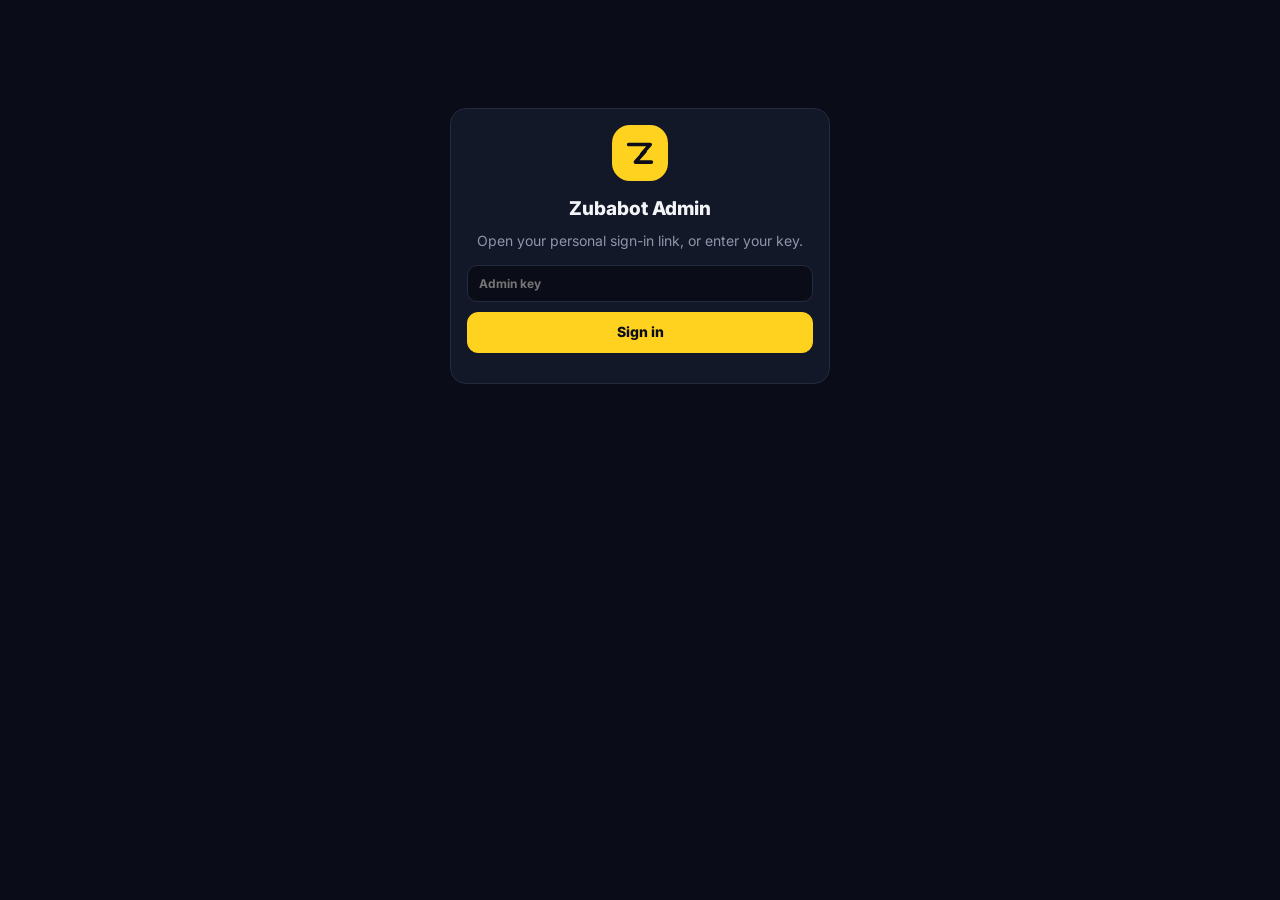
<file: server/admin.html>
<!doctype html><html lang="en"><head><meta charset="utf-8"><meta name="viewport" content="width=device-width,initial-scale=1,viewport-fit=cover">
<title>Zubabot Admin</title>
<meta name="robots" content="noindex">
<link rel="preconnect" href="https://fonts.googleapis.com"><link href="https://fonts.googleapis.com/css2?family=Inter:wght@400;500;600;700;800&display=swap" rel="stylesheet">
<style>
:root{--bg:#0A0D17;--side:#0E1220;--card:#131828;--card2:#1A2033;--line:#242B40;--line2:#1C2234;--ink:#F3F4F8;--dim:#8F95AA;--mute:#6B7189;--sun:#FFD21F;--sun2:#FFE680;--win:#18C98B;--loss:#EF4D57;--blue:#6E9BFF;--amber:#FFB547}
*{box-sizing:border-box}html,body{margin:0;background:var(--bg);color:var(--ink);font:14px/1.45 Inter,system-ui,-apple-system,Segoe UI,sans-serif;-webkit-font-smoothing:antialiased}
button,input,select,textarea{font:inherit;color:inherit}a{color:var(--sun)}
.hide{display:none!important}
/* shell */
.shell{display:grid;grid-template-columns:240px minmax(0,1fr);min-height:100vh}
aside{background:var(--side);border-right:1px solid var(--line2);padding:16px 12px;position:sticky;top:0;height:100vh;overflow-y:auto;display:flex;flex-direction:column;gap:2px}
.brand{display:flex;align-items:center;gap:10px;padding:4px 8px 16px}
.logo{width:36px;height:36px;border-radius:11px;background:var(--sun);display:flex;align-items:center;justify-content:center;flex:none}
.brand b{font-size:15px;font-weight:800;letter-spacing:-.01em}.brand small{display:block;font-size:11.5px;color:var(--dim);font-weight:600}
.grp{font-size:10.5px;font-weight:800;letter-spacing:.09em;text-transform:uppercase;color:var(--mute);padding:14px 10px 6px}
.nav{display:flex;align-items:center;gap:10px;border:0;background:none;padding:9px 10px;border-radius:10px;color:#C6CADA;font-weight:600;cursor:pointer;text-align:left;width:100%}
.nav svg{width:18px;height:18px;flex:none;opacity:.8}.nav:hover{background:#151A2B}.nav.on{background:var(--card2);color:#fff}.nav.on svg{opacity:1;color:var(--sun)}
.nav .bdg{margin-left:auto;background:var(--loss);color:#fff;font-size:11px;font-weight:800;border-radius:9px;padding:1px 7px;min-width:20px;text-align:center}
.me{margin-top:auto;padding:12px 10px 4px;border-top:1px solid var(--line2);display:flex;align-items:center;gap:10px;font-size:12.5px}
.me .av{width:30px;height:30px;border-radius:50%;background:#262E47;display:flex;align-items:center;justify-content:center;font-weight:800;font-size:12px}
main{min-width:0;padding:22px 26px 60px}
.top{display:flex;align-items:center;gap:12px;margin-bottom:18px;flex-wrap:wrap}
.top h1{font-size:21px;margin:0;font-weight:800;letter-spacing:-.02em}.top p{margin:2px 0 0;color:var(--dim);font-size:13px}
.top .r{margin-left:auto;display:flex;gap:8px;align-items:center}
.mob{display:none}
@media(max-width:900px){.shell{grid-template-columns:1fr}aside{position:fixed;inset:0 30% 0 0;z-index:50;transform:translateX(-102%);transition:.25s;height:100%;box-shadow:20px 0 60px rgba(0,0,0,.5)}aside.open{transform:none}
  main{padding:14px 14px 70px}.mob{display:inline-flex}}
.modepill{display:flex;gap:3px;background:var(--card);border:1px solid var(--line);padding:3px;border-radius:12px}
.modepill button{border:0;background:none;padding:6px 11px;border-radius:9px;font-weight:800;font-size:12px;color:var(--dim);cursor:pointer}
.modepill button.on[data-m=off]{background:#2A3044;color:#fff}.modepill button.on[data-m=test]{background:var(--blue);color:#0B0E19}.modepill button.on[data-m=live]{background:var(--win);color:#0B0E19}
/* pieces */
.grid{display:grid;gap:12px}.g4{grid-template-columns:repeat(4,minmax(0,1fr))}.g3{grid-template-columns:repeat(3,minmax(0,1fr))}.g2{grid-template-columns:repeat(2,minmax(0,1fr))}
@media(max-width:1100px){.g4{grid-template-columns:repeat(2,minmax(0,1fr))}}@media(max-width:760px){.g3,.g2{grid-template-columns:1fr}}
.card{background:var(--card);border:1px solid var(--line);border-radius:16px;padding:16px;min-width:0}
.card h2,.card h3{font-size:14px;margin:0 0 12px;font-weight:800;display:flex;align-items:center;gap:8px;flex-wrap:wrap}
.card h2 .hint,.card h3 .hint{font-weight:500}
.kpi{cursor:default}.kpi small{color:var(--dim);font-weight:700;font-size:12px}.kpi b{display:block;font-size:26px;font-weight:800;letter-spacing:-.02em;margin-top:2px;font-variant-numeric:tabular-nums}
.kpi i{font-style:normal;font-size:12px;color:var(--dim)}.kpi.go{cursor:pointer}.kpi.go:hover{border-color:#3A425E}.kpi.alert{border-color:rgba(239,77,87,.55);background:linear-gradient(180deg,rgba(239,77,87,.10),var(--card))}
label.f{display:block;font-size:12px;font-weight:700;color:var(--dim);margin-bottom:10px}
label.f input,label.f select,textarea,.inp{display:block;width:100%;margin-top:5px;background:var(--bg);border:1px solid var(--line);border-radius:10px;padding:9px 11px;outline:none}
.inp{margin-top:0}select.inp{appearance:auto}
label.f input:focus,textarea:focus,select:focus,.inp:focus{border-color:var(--sun)}
.hint{font-weight:500;color:var(--mute);font-size:11.5px;margin-top:3px;display:block}
.dim{color:var(--dim)}
.btn{border-radius:11px;padding:9px 15px;font-weight:800;cursor:pointer;background:var(--card2);border:1px solid var(--line);white-space:nowrap}
.btn:hover{border-color:#3A425E}.btn:disabled{opacity:.5;cursor:default}
.btn.sun{background:var(--sun);color:#0B0E19;border-color:var(--sun)}.btn.win{background:var(--win);color:#0B0E19;border:0}.btn.loss{background:var(--loss);color:#fff;border:0}.btn.ghost{background:none}
.btn.sm{padding:5px 10px;font-size:12px;border-radius:8px}
.row{display:flex;gap:10px;align-items:center;flex-wrap:wrap}
table{width:100%;border-collapse:collapse;font-variant-numeric:tabular-nums}th{text-align:left;font-size:11.5px;color:var(--dim);font-weight:700;padding:8px;border-bottom:1px solid var(--line);white-space:nowrap}
td{padding:8px;border-bottom:1px solid var(--line2);font-size:13px;vertical-align:top}tr.click{cursor:pointer}tr.click:hover td{background:#151A2B}
.tw{overflow-x:auto}
.tag{display:inline-block;padding:2px 8px;border-radius:8px;font-size:11.5px;font-weight:800;white-space:nowrap}
.t-buy{background:rgba(24,201,139,.15);color:var(--win)}.t-sell{background:rgba(239,77,87,.15);color:var(--loss)}
.t-win{background:var(--win);color:#0B0E19}.t-loss{background:var(--loss);color:#fff}.t-open{background:#2A3044;color:#cfd3e2}.t-draw,.t-unresolved{background:#3A3A2A;color:var(--sun)}
.t-test{background:rgba(110,155,255,.18);color:var(--blue)}.t-live{background:rgba(24,201,139,.18);color:var(--win)}
.t-waiting{background:rgba(239,77,87,.16);color:#FF8A92}.t-human{background:rgba(255,210,31,.16);color:var(--sun)}.t-ai{background:#232A3E;color:#AEB4C8}.t-closed{background:#1C2234;color:var(--mute)}
.pairs .pr{display:grid;grid-template-columns:1.2fr .8fr 1fr 1fr 40px;gap:8px;align-items:center;margin-bottom:8px}
.pairs input,.pairs select{background:var(--bg);border:1px solid var(--line);border-radius:10px;padding:8px;min-width:0}
.sw{position:relative;width:42px;height:24px;border-radius:12px;background:#2A3044;border:0;cursor:pointer;flex:none}.sw::after{content:"";position:absolute;top:3px;left:3px;width:18px;height:18px;border-radius:50%;background:#fff;transition:.2s}.sw.on{background:var(--win)}.sw.on::after{left:21px}
.tog{display:flex;align-items:center;gap:10px;font-weight:700;margin-bottom:10px}
.bar{height:8px;border-radius:5px;background:#232A3E;overflow:hidden}.bar i{display:block;height:100%;background:var(--sun)}
.note{background:#121A2E;border:1px solid #22304F;border-radius:12px;padding:10px 12px;color:#C8D3EE;font-size:13px}
pre{background:var(--bg);border:1px solid var(--line);border-radius:10px;padding:10px;white-space:pre-wrap;word-break:break-all}
.chips{display:flex;gap:6px;flex-wrap:wrap}.chip{border:1px solid var(--line);background:var(--card);border-radius:999px;padding:6px 12px;font-weight:700;font-size:12.5px;cursor:pointer;color:#C6CADA}
.chip.on{background:var(--ink);color:#0B0E19;border-color:var(--ink)}.chip b{margin-left:4px;color:var(--loss)}.chip.on b{color:#B4141E}
#toast{position:fixed;left:50%;bottom:22px;transform:translateX(-50%);background:var(--ink);color:#0B0E19;font-weight:800;padding:10px 16px;border-radius:12px;opacity:0;transition:.25s;pointer-events:none;z-index:99;max-width:90vw}
#toast.on{opacity:1}
/* setup check */
.chk{display:grid;grid-template-columns:22px minmax(0,1fr);gap:10px;padding:9px 0;border-top:1px solid var(--line2)}.chk:first-child{border-top:0}
.dot{width:20px;height:20px;border-radius:50%;display:flex;align-items:center;justify-content:center;font-size:12px;font-weight:900}
.dot.ok{background:rgba(24,201,139,.18);color:var(--win)}.dot.no{background:rgba(239,77,87,.18);color:var(--loss)}.dot.warn{background:rgba(255,181,71,.16);color:var(--amber)}
.chk b{font-size:13px}.chk span{display:block;font-size:12px;color:var(--dim)}.chk code{font-size:11.5px;color:#C6CADA;background:#1A2033;padding:1px 6px;border-radius:6px}
/* chart */
.chart{display:flex;align-items:flex-end;gap:5px;height:120px;padding-top:6px}.chart .c{flex:1;display:flex;flex-direction:column;justify-content:flex-end;align-items:center;gap:4px;min-width:0}
.chart .c i{display:block;width:100%;border-radius:5px 5px 2px 2px;background:var(--sun);min-height:2px}.chart .c span{font-size:10px;color:var(--mute)}
/* inbox */
.ibx{display:grid;grid-template-columns:330px minmax(0,1fr) 260px;gap:12px;height:calc(100vh - 140px);min-height:520px}
@media(max-width:1250px){.ibx{grid-template-columns:300px minmax(0,1fr)}.ibx .side{display:none}}
@media(max-width:900px){.ibx{grid-template-columns:1fr;height:auto}.ibx.thread .lst{display:none}.ibx:not(.thread) .th{display:none}}
.lst,.th,.side{background:var(--card);border:1px solid var(--line);border-radius:16px;min-height:0;display:flex;flex-direction:column;overflow:hidden}
.lst .hd{padding:12px;border-bottom:1px solid var(--line2);display:flex;flex-direction:column;gap:10px}
.lst .items{overflow-y:auto;flex:1}
.cv{display:grid;grid-template-columns:36px minmax(0,1fr) auto;gap:10px;padding:11px 12px;border-bottom:1px solid var(--line2);cursor:pointer}.cv:hover{background:#161C2E}.cv.on{background:#1C2338}
.av{width:36px;height:36px;border-radius:50%;background:#262E47;display:flex;align-items:center;justify-content:center;font-weight:800;font-size:13px;color:#DDE1EE;flex:none}
.cv b{display:block;font-size:13.5px;white-space:nowrap;overflow:hidden;text-overflow:ellipsis}.cv p{margin:2px 0 0;font-size:12.5px;color:var(--dim);white-space:nowrap;overflow:hidden;text-overflow:ellipsis}
.cv .meta{text-align:right;font-size:11px;color:var(--mute);display:flex;flex-direction:column;gap:4px;align-items:flex-end}
.th .hd{padding:12px 14px;border-bottom:1px solid var(--line2);display:flex;align-items:center;gap:10px;flex-wrap:wrap}
.th .hd .who{min-width:0;flex:1 1 150px}.th .hd .acts{display:flex;gap:6px;flex-wrap:wrap;align-items:center}.th .hd .who b{font-size:15px}.th .hd .who span{display:block;font-size:12px;color:var(--dim)}
.msgs{flex:1;overflow-y:auto;padding:16px 14px;display:flex;flex-direction:column;gap:8px}
.m{max-width:76%;padding:9px 12px;border-radius:14px;font-size:13.5px;white-space:pre-wrap;word-wrap:break-word;position:relative}
.m small{display:block;font-size:10.5px;font-weight:700;margin-bottom:3px;opacity:.75}
.m.user{align-self:flex-start;background:#20273C;border-bottom-left-radius:4px}
.m.ai{align-self:flex-end;background:#1A2D4D;border-bottom-right-radius:4px}
.m.human{align-self:flex-end;background:var(--sun);color:#16130A;border-bottom-right-radius:4px}
.m.system{align-self:center;background:none;color:var(--mute);font-size:12px;max-width:90%;text-align:center;padding:2px}
.m.note{align-self:center;background:rgba(255,181,71,.08);border:1px dashed rgba(255,181,71,.5);color:#FFD9A0;max-width:90%}
.m .teach{display:block;margin-top:5px;font-size:11.5px;font-weight:700;color:#9FC1FF;cursor:pointer;background:none;border:0;padding:0}
.m.app::after{content:"in app";position:absolute;top:-7px;right:8px;font-size:9.5px;font-weight:800;background:#2A3350;color:#BFC8E6;border-radius:6px;padding:0 5px}
.day{align-self:center;font-size:11px;color:var(--mute);font-weight:700;padding:6px 0}
.cmp{border-top:1px solid var(--line2);padding:10px}
.cmp textarea{margin:0;resize:vertical;min-height:58px}
.qr{display:flex;gap:6px;overflow-x:auto;flex-wrap:nowrap;margin-bottom:8px;scrollbar-width:none}.qr .chip{flex:none;padding:4px 10px;font-size:12px}
.cmp .row{margin-top:8px}
.banner{margin:10px 14px 0;padding:10px 12px;border-radius:12px;font-size:13px;font-weight:600}
.banner.wait{background:rgba(239,77,87,.12);color:#FFB3B8}.banner.ai{background:#172036;color:#BFD0F5}.banner.human{background:rgba(255,210,31,.10);color:#FFE38A}
.side{padding:14px;overflow-y:auto;gap:2px}.side .kv{display:flex;justify-content:space-between;gap:8px;padding:6px 0;border-bottom:1px solid var(--line2);font-size:12.5px}.side .kv span{color:var(--dim)}
.empty{flex:1;display:flex;align-items:center;justify-content:center;color:var(--mute);text-align:center;padding:30px}
/* drawer */
.drw{position:fixed;inset:0;background:rgba(5,7,14,.6);z-index:60;display:flex;justify-content:flex-end}
.drw .pn{width:min(560px,100%);height:100%;background:var(--side);border-left:1px solid var(--line);overflow-y:auto;padding:18px}
.drw h2{margin:0;font-size:18px}
.login{max-width:380px;margin:12vh auto;text-align:center}
.ok{color:var(--win)}.bad{color:var(--loss)}.warn{color:var(--amber)}
audio{width:100%;margin-top:8px}
.fn-list{display:block;margin-top:4px}.fn.off{opacity:.55}
.fn-ic{width:40px;height:40px;border-radius:12px;background:var(--card2);display:flex;align-items:center;justify-content:center;font-size:20px;flex:none}.fn-n{display:block;font-size:15px;white-space:nowrap;overflow:hidden;text-overflow:ellipsis}.fn-s{display:block;font-size:12px;margin-top:2px}
.fn-st{display:grid;grid-template-columns:repeat(5,minmax(0,1fr));gap:6px;margin-top:12px;padding:10px;background:var(--bg);border-radius:12px}.fn-st b{display:block;font-size:15px;font-variant-numeric:tabular-nums}.fn-st small{display:block;font-size:10.5px;color:var(--dim);line-height:1.2}
@media(max-width:520px){.fn-st{grid-template-columns:repeat(3,minmax(0,1fr))}}
.fn-bots{display:grid;gap:8px}.fn-bot{display:flex;align-items:center;gap:10px;padding:10px;border:1px solid var(--line2);border-radius:12px}.fn-bot .fl{font-size:22px}.fn-bot b{display:block}.fn-bot .dim{display:block;font-size:12px}
.f-lbl{font-size:12px;font-weight:700;color:var(--dim);margin:2px 0 6px}.fn-types{display:grid;gap:8px;margin-bottom:12px}.fn-t{display:grid;grid-template-columns:34px 1fr;column-gap:10px;text-align:left;padding:10px 12px;border-radius:12px;border:1px solid var(--line);background:var(--bg);cursor:pointer}
.fn-t span{grid-row:span 2;font-size:22px;align-self:center}.fn-t b{font-size:13.5px}.fn-t small{color:var(--dim);font-size:12px}.fn-t.on{border-color:var(--sun);background:rgba(255,210,31,.07)}#fLang,#fAp{margin-bottom:12px}
.kv2{display:grid;gap:2px;padding:8px 0;border-bottom:1px solid var(--line2)}.kv2 code{font-size:12px;word-break:break-all;color:#C6CADA}
.lg-list{display:grid;grid-template-columns:repeat(auto-fill,minmax(330px,1fr));gap:12px}.lg.live{border-color:rgba(24,201,139,.45)}.lg-f{font-size:30px;line-height:1}.lg-n{display:block;font-size:16px}.lg-s{display:block;font-size:12px;margin-top:2px}
.m .trn{margin-top:6px;padding-top:6px;border-top:1px dashed rgba(255,255,255,.15);font-size:12px;color:var(--dim)}
.sc-ev{border:1px solid var(--line2);border-radius:12px;padding:10px 12px;margin-bottom:8px}.sc-ev.block{border-color:rgba(239,77,87,.45)}.sc-why{font-size:12.5px;color:#FFB0B6;margin-top:6px}.sc-tx{margin-top:6px;font-size:13px;background:var(--bg);border-radius:8px;padding:8px;white-space:pre-wrap;word-break:break-word;max-height:160px;overflow:auto}
.lg-row{padding:10px 0;border-bottom:1px solid var(--line2)}.lg-en{font-size:12.5px;color:var(--dim);margin-bottom:5px}.lg-row textarea{margin-top:0}
.fn-lg{margin-top:14px}.fn-lgh{display:flex;align-items:center;gap:10px;padding:10px 4px 8px;border-bottom:1px solid var(--line,#2A3044);margin-bottom:10px}.fn-lgh .fl{font-size:22px}.fn-lgh b{font-size:15px;margin-right:6px}.fn-lgh .dim{display:block;font-size:12.5px;margin-top:2px}.fn-lgb{display:grid;grid-template-columns:repeat(auto-fill,minmax(320px,1fr));gap:12px}.fn-lgb .card{margin:0}
@media(max-width:520px){.fn-lgb{grid-template-columns:1fr}}
code{overflow-wrap:anywhere}
@media(max-width:520px){.row.ea,.row.flb{flex-wrap:wrap!important}.row.ea>b{width:100%!important}.row.ea .ep{flex:1 1 40%!important;max-width:none!important}.row.ea .em{flex:1 1 40%!important}.row.flb .fbl{flex:1 1 100%!important}.row.flb .fba{flex:1 1 50%;width:auto!important;max-width:100%}.row.flb .fbv{flex:1 1 25%;width:auto!important;min-width:0}}
@media(max-width:760px){.grid.g2[style*=grid-template-columns],.grid.g3[style*=grid-template-columns]{grid-template-columns:1fr!important}}
</style></head><body>
<div class="login card" id="login"><div class="logo" style="margin:0 auto 14px;width:56px;height:56px;border-radius:18px"><svg width="34" height="34" viewBox="0 0 120 120"><path d="M20 30 H96 L66 64 L78 54 L44 92 H100" fill="none" stroke="#0B0E19" stroke-width="13" stroke-linecap="round" stroke-linejoin="round"/></svg></div>
<h2 style="justify-content:center;font-size:19px">Zubabot Admin</h2><p class="dim" style="margin-top:-4px">Open your personal sign-in link, or enter your key.</p>
<label class="f"><input id="key" type="password" placeholder="Admin key" autocomplete="current-password"></label><button class="btn sun" style="width:100%" onclick="login()">Sign in</button><p id="lerr" class="bad" style="font-weight:700"></p></div>

<div class="shell hide" id="app">
<aside id="side">
  <div class="brand"><div class="logo"><svg width="22" height="22" viewBox="0 0 120 120"><path d="M20 30 H96 L66 64 L78 54 L44 92 H100" fill="none" stroke="#0B0E19" stroke-width="14" stroke-linecap="round" stroke-linejoin="round"/></svg></div><div><b>Zubabot</b><small>Admin</small></div></div>
  <div id="navs"></div>
  <div class="me"><span class="av" id="meAv">?</span><div style="min-width:0;flex:1"><b id="meName" style="display:block">…</b><span class="dim" id="meRole"></span></div><button class="btn sm ghost" onclick="logout()" title="Sign out">Sign out</button></div>
</aside>
<main>
  <div class="top"><button class="btn sm mob" onclick="$('side').classList.toggle('open')">☰</button><div><h1 id="pgT">Overview</h1><p id="pgS"></p></div>
    <div class="r"><div class="modepill hide" id="modes" title="Signals mode"><button data-m="off">Off</button><button data-m="test">Test</button><button data-m="live">Live</button></div></div></div>

<!-- OVERVIEW -->
<section id="t-overview">
  <div class="grid g4" id="kpis"></div>
  <div class="grid g2" style="margin-top:12px;grid-template-columns:minmax(0,1.25fr) minmax(0,1fr);align-items:start">
    <div class="card"><h2>Last 14 days <span class="hint" id="chLeg"></span><span style="margin-left:auto" class="chips" id="chPick"><span class="chip on" data-k="dep">Deposits</span><span class="chip" data-k="ftd">First deposits</span><span class="chip" data-k="reg">Registrations</span></span></h2><div class="chart" id="chart"></div></div>
    <div class="card"><h2>Setup check <span class="hint">what’s connected</span></h2><div id="setup"></div></div>
  </div>
  <div class="grid g2" style="margin-top:12px">
    <div class="card"><h2>Latest money events</h2><div class="tw"><table><tbody id="ovEv"></tbody></table></div></div>
    <div class="card" id="ovStratCard"><h2>Signals right now</h2><div id="ovStrat"></div></div>
  </div>
</section>

<!-- INBOX -->
<section id="t-inbox" class="hide">
  <div class="ibx" id="ibx">
    <div class="lst"><div class="hd"><input class="inp" id="iq" placeholder="Search name, @username, Telegram or IQ ID" oninput="clearTimeout(window._iq);window._iq=setTimeout(loadInbox,300)">
      <div class="chips" id="iflt"><span class="chip on" data-f="needs">Needs a human<b id="cNeeds"></b></span><span class="chip" data-f="mine">Mine<b id="cMine"></b></span><span class="chip" data-f="human">With team</span><span class="chip" data-f="ai">AI handling</span><span class="chip" data-f="all">All</span></div></div>
      <div class="items" id="ilist"></div></div>
    <div class="th" id="ith"><div class="empty">Pick a conversation.<br>Chats that need a person are at the top.</div></div>
    <div class="side" id="iside"><div class="empty">User details show here.</div></div>
  </div>
</section>

<!-- MEMBERS -->
<section id="t-members" class="hide">
  <div class="card"><div class="row"><input class="inp" id="mq" style="flex:1;min-width:220px" placeholder="Search name, @username, Telegram ID or IQ Option ID" oninput="clearTimeout(window._mq);window._mq=setTimeout(loadMembers,300)">
    <div class="chips" id="mseg"><span class="chip on" data-s="all">All</span><span class="chip" data-s="funded">Funded</span><span class="chip" data-s="unfunded">Not funded</span><span class="chip" data-s="notlinked">No IQ account yet</span><span class="chip" data-s="zero">Balance $0</span><span class="chip" data-s="flagged">Flagged</span><span class="chip" data-s="blocked">Blocked</span></div></div>
    <div class="tw" style="margin-top:12px"><table><thead><tr><th>Name</th><th>Telegram ID</th><th>IQ Option ID</th><th>Deposited</th><th>Coins</th><th>Tokens</th><th>Trades</th><th>Source</th><th>Joined</th><th></th></tr></thead><tbody id="mBody"></tbody></table></div>
    <div class="row" style="margin-top:10px"><span class="dim" id="mTot"></span><button class="btn sm" style="margin-left:auto" id="mMore" onclick="loadMembers(true)">Load more</button></div></div>
</section>

<!-- BROADCAST -->
<section id="t-broadcast" class="hide">
  <div class="grid g2" style="grid-template-columns:minmax(0,1.1fr) minmax(0,1fr)">
    <div class="card"><h2>New message</h2>
      <label class="f">Who gets it<select id="bSeg" onchange="bCount()"></select></label>
      <label class="f">Only people who came from (optional)<select id="bSrc" onchange="bCount()"><option value="">Any source</option></select><span class="hint">The start link they used, e.g. lp1, ad_tiktok</span></label>
      <label class="f">Message<textarea id="bText" rows="6" placeholder="Hey {name}! Roland goes live at 6pm today 🔴&#10;||&#10;Come trade along, it’s free."></textarea><span class="hint">{name} = their first name. A line with only || splits it into separate texts sent with a short pause, like a person.</span></label>
      <label class="f">Button under the message<select id="bCta"><option value="">No button</option><option value="app">🚀 Open Zubabot</option><option value="fund">💳 Fund $… now</option><option value="live">🔴 Join the live</option><option value="academy">🎬 Watch the training</option><option value="coins">🪙 Get coins</option></select></label>
      <label class="f hide" id="bAmtW">Amount ($)<input id="bAmt" type="number" value="20"></label>
      <label class="f">Send at (optional)<input id="bAt" type="datetime-local"><span class="hint">Leave empty to send now. Times are your device’s time.</span></label>
      <div class="row"><b id="bN" class="dim">…</b><span style="margin-left:auto"></span><button class="btn" onclick="bSend(true)">Send a test to me</button><button class="btn sun" onclick="bSend(false)">Send</button></div>
      <p class="hint">People who sent /stop or are blocked are always skipped. About 15 messages a second go out, so 3,000 people take about 4 minutes.</p></div>
    <div class="card"><h2>Sent and scheduled</h2><div class="tw"><table><thead><tr><th>When</th><th>To</th><th>Message</th><th>Progress</th><th></th></tr></thead><tbody id="bList"></tbody></table></div></div>
  </div>
</section>

<!-- LIVES -->
<section id="t-lives" class="hide">
  <div class="grid g2">
    <div class="card"><h2>Live sessions</h2>
      <div class="tog"><button class="sw" id="lOn" onclick="this.classList.toggle('on')"></button>Lives are running <span class="hint" style="margin:0">(off = the AIs stop promising times and invites pause)</span></div>
      <label class="f">Lead mentor<input id="lMentor"></label>
      <label class="f">Times every day (WAT)<div class="chips" id="lTimes" style="margin-top:6px"></div><div class="row" style="margin-top:8px"><input id="lNew" type="time" class="inp" style="width:140px"><button class="btn sm" onclick="addTime()">+ Add time</button></div></label>
      <label class="f">Live link (Telegram channel or video)<input id="lLink" placeholder="https://t.me/…"></label>
      <label class="f">Send the invite how many minutes before<input id="lRem" type="number" min="5" max="180"></label>
      <label class="f">Stop inviting someone after they ignore … invites in a row<input id="lStop" type="number" min="1" max="10"></label>
      <button class="btn sun" onclick="saveLives()">Save</button>
      <p class="hint">The app, the support assistant, the AI traders and the Telegram invites all use these times straight away.</p></div>
    <div class="card"><h2>What users see</h2><div id="lPrev" class="note"></div></div>
  </div>
</section>

<section id="t-strategy" class="hide">
  <div class="note" style="margin-bottom:12px"><b>How it picks a direction:</b> it reads the trend (fast vs slow moving average on 1-minute prices, or the trend you set by hand), then rolls a weighted coin. <b>Trend bias</b> 0.5 = pure 50/50, 0.7 = 70% of signals go with the trend, 1 = always with the trend. Run it in <b>Test</b>, watch Results, then switch to <b>Live</b>.</div>
  <div class="grid g3">
    <div class="card"><h2>Timing</h2>
      <label class="f">New signal every (seconds, per pair)<input id="everySec" type="number" min="30"><span class="hint">e.g. 180 = up to one signal per pair every ~3 min</span></label>
      <label class="f">Trade length (minutes)<input id="expiryMin" type="number" min="1" max="15"></label>
      <label class="f">Max open signals per pair<input id="maxOpenPerPair" type="number" min="1" max="5"></label>
      <label class="f">Entry lead time (seconds)<input id="leadSec" type="number" min="0" max="300"><span class="hint">time users get before the entry, e.g. 40</span></label>
      <div class="row"><button class="sw" id="alignMinute" onclick="this.classList.toggle('on')"></button><span style="font-weight:700">Entry on a full minute (14:32:00)</span></div>
    </div>
    <div class="card"><h2>Direction</h2>
      <label class="f">Trend bias (0.5 – 1)<input id="trendBias" type="number" step="0.05" min="0.5" max="1"></label>
      <label class="f">Fast / slow average (candles)<div class="row" style="gap:6px"><input id="emaFast" type="number" style="flex:1"><input id="emaSlow" type="number" style="flex:1"></div></label>
      <label class="f">Min gap to call a trend (%)<input id="trendMinPct" type="number" step="0.005"><span class="hint">below this the market counts as flat (50/50)</span></label>
      <div class="row"><button class="sw" id="skipFlat" onclick="this.classList.toggle('on')"></button><span style="font-weight:700">Skip signals when flat</span></div>
    </div>
    <div class="card"><h2>Martingale</h2>
      <div class="row" style="margin-bottom:10px"><button class="sw" id="mgOn" onclick="this.classList.toggle('on')"></button><span style="font-weight:700">Martingale on</span></div>
      <label class="f">Steps<input id="mgSteps" type="number" min="1" max="8"></label>
      <label class="f">Stake multiplier after a loss<input id="mgMult" type="number" step="0.1" min="1" max="5"></label>
      <div class="row"><button class="sw" id="mgSame" onclick="this.classList.toggle('on')"></button><span style="font-weight:700">Same direction on next step</span></div>
    </div>
    <div class="card"><h2>Shown in app</h2>
      <label class="f">Strength % range<div class="row" style="gap:6px"><input id="confMin" type="number" style="flex:1"><input id="confMax" type="number" style="flex:1"></div><span class="hint">higher when the signal goes with a strong trend</span></label>
    </div>
    <div class="card"><h2>Simulation</h2>
      <label class="f">Payout (0.85 = 85%)<input id="payout" type="number" step="0.01"></label>
      <label class="f">Simulated stake, step 1 ($)<input id="baseStake" type="number" step="0.5"></label>
    </div>
    <div class="card"><h2>Option type</h2><label class="f">Users trade<select id="kind"><option value="digital">Digital (Signal Room)</option><option value="turbo">Turbo</option></select></label></div>
    <div class="card"><h2>Testers</h2>
      <label class="f">Telegram user IDs that see Test signals in the app<textarea id="testers" rows="4" placeholder="123456789, 987654321"></textarea><span class="hint">Get an ID from the Members tab after someone opens the app</span></label>
    </div>
  </div>
  <div class="card" style="margin-top:12px"><h2>AI traders posting signals <span class="hint" style="margin:0">each AI has its own strategy, pairs and timer. Users pick which AIs they follow in the Signal Room.</span>
    <span style="margin-left:auto" class="row"><button class="btn sm" onclick="allRandom()">Set all to Random (testing)</button><button class="btn sm sun" onclick="addAi()">+ Add AI</button></span></h2>
    <div class="note" style="margin-bottom:10px"><b>Auto</b> = picks the AI’s family from how it trades (its style). <b>Momentum</b> = short-term trend up/down with RSI confirming. <b>Reversal</b> = RSI stretched (under 30 / over 70), trade the snap back. <b>Breakout</b> = price breaks the last 20-minute range. These read <b>real prices</b> (crypto from Binance; forex and OTC from Twelve Data with <code>TWELVEDATA_KEY</code>) and only post when the setup is really there, with a one-line reason the AI explains. <b>Random</b> = 50/50, only for testing. <b>Trend bias</b> = the shared Direction settings above. <b>Custom</b> = this AI’s own settings: <b>bias</b> 1 = always with the trend, 0.5 = coin flip, 0 = always against it (reversal); its own averages, minimum gap, skip-flat, and active hours (WAT, e.g. 8-22). <b>Pairs:</b> tick the pairs it trades (as many as you like). None ticked = every pair that is on.</div>
    <div class="card" style="background:var(--bg);padding:12px;margin-bottom:12px"><div class="row"><button class="sw" id="oOn" onclick="this.classList.toggle('on')"></button><b>Every other AI trader in the app</b><span class="hint" style="margin:0">(<span id="oCount">all</span> AIs not listed below) posts signals too, so every AI is active</span></div>
      <div class="grid g3" style="margin-top:8px;gap:8px"><label class="f" style="margin:0">Strategy<select id="oStr"><option value="auto">Auto: each AI’s own style (real prices)</option><option value="momentum">Momentum</option><option value="reversal">Reversal</option><option value="breakout">Breakout</option><option value="trend">Trend bias (shared)</option><option value="random">Random (testing)</option></select></label><label class="f" style="margin:0">Every (sec)<input id="oEvery" type="number" min="60"></label><label class="f" style="margin:0">Trade length<select id="oExp"><option value="0">By AI style</option>${''}<option value="1">1 min</option><option value="3">3 min</option><option value="5">5 min</option><option value="15">15 min</option></select></label></div>
      <div class="tog" style="margin:8px 0 0"><button class="sw" id="oFb" onclick="this.classList.toggle('on')"></button>When a pair has no price data (OTC without a forex price key), keep the AI active with a 50/50 pick</div><p class="hint" style="margin:6px 0 0">Pairs follow each AI’s market: crypto AIs → crypto pairs, the others → the forex / OTC pairs that are on. Add an AI below to give it its own strategy and pairs.</p></div>
    <div id="aiRows" class="grid g2"></div><datalist id="aiKeys"></datalist>
    <div class="note" style="margin-top:12px"><b>Signals from outside</b> (another provider, TradingView alerts, Roland’s own tool): set <code>SIGNAL_WEBHOOK_KEY</code> in .env, then send <code>POST /api/signals/webhook?key=…</code> with <code>{"ai":"kai","pair":"EUR/USD OTC","dir":"buy","expiry":1}</code>. Set that AI’s source to <b>Outside only</b> so the built-in strategy stays off for it. The team can also post a signal by hand in Signals.</div></div>
  <div class="card pairs" style="margin-top:12px"><h2>Pairs <span class="hint" style="margin:0">OTC pairs use <b>Manual</b>: results come from real trades that copied the signal, or you mark W/L. Binance (crypto) and Twelve Data (forex) are scored by price.</span></h2>
    <div class="pr" style="color:var(--dim);font-size:11.5px;font-weight:700"><span>Pair</span><span>On</span><span>Price source</span><span>Trend</span><span></span></div>
    <div id="pairs"></div>
    <button class="btn sm" onclick="addPair()">+ Add pair</button>
  </div>
  <div class="row" style="margin-top:14px;justify-content:flex-end"><button class="btn" onclick="loadStrategy()">Discard changes</button><button class="btn sun" onclick="saveStrategy()">Save strategy</button></div>
</section>
<section id="t-signals" class="hide">
  <div class="grid g3">
    <div class="card"><h2>Post a signal</h2>
      <label class="f">Pair<input id="mPair" value="EUR/USD OTC"></label><label class="f">Posted by AI<input id="mAi" placeholder="e.g. luna (blank = first AI)"></label>
      <div class="row" style="margin-bottom:10px"><button class="btn win" style="flex:1" id="mBuy" onclick="mdir='buy';dirUI()">BUY</button><button class="btn" style="flex:1" id="mSell" onclick="mdir='sell';dirUI()">SELL</button></div>
      <label class="f">Minutes<input id="mExp" type="number" value="1"></label>
      <label class="f">Strength %<input id="mConf" type="number" value="85"></label>
      <label class="f">Mode<select id="mMode"><option value="">Same as current mode</option><option value="test">Test</option><option value="live">Live</option></select></label>
      <label class="f">Note (optional)<input id="mNote" maxlength="140" placeholder="Roland’s call"></label>
      <button class="btn sun" style="width:100%" onclick="postSignal()">Send signal</button>
    </div>
    <div class="card" style="grid-column:span 2"><h2>Live feed <span class="hint" style="margin:0">refreshes every 5s</span><select id="fMode" style="margin-left:auto;background:var(--bg);border:1px solid var(--line);border-radius:9px;padding:5px" onchange="loadSignals()"><option value="">All</option><option value="test">Test</option><option value="live">Live</option></select></h2>
      <div class="tw"><table><thead><tr><th>#</th><th>AI</th><th>Pair</th><th>Dir</th><th>Step</th><th>Stake</th><th>Trend</th><th>Str.</th><th>Entry → Exit</th><th>Ends</th><th>Result</th></tr></thead><tbody id="sigBody"></tbody></table></div>
    </div>
  </div>
</section>
<section id="t-results" class="hide">
  <div class="row" style="margin-bottom:12px"><select id="rMode" class="btn" onchange="loadResults()"><option value="test">Test</option><option value="live">Live</option></select>
    <select id="rHours" class="btn" onchange="loadResults()"><option value="1">Last hour</option><option value="6">6 hours</option><option value="24" selected>24 hours</option><option value="168">7 days</option><option value="720">30 days</option></select>
    <button class="btn" style="margin-left:auto" onclick="resetTest()">Clear test data</button></div>
  <div class="grid g4" id="rKpis"></div>
  <div class="grid g2" style="margin-top:12px">
    <div class="card"><h2>By pair</h2><div class="tw"><table><thead><tr><th>Pair</th><th>Signals</th><th>Win rate</th><th>With-trend win rate</th></tr></thead><tbody id="rPairs"></tbody></table></div></div>
    <div class="card"><h2>Martingale</h2><div id="rMg"></div></div>
    <div class="card"><h2>By AI</h2><div class="tw"><table><thead><tr><th>AI</th><th>Signals</th><th>Win rate</th></tr></thead><tbody id="rAis"></tbody></table></div></div>
  </div>
</section>

<!-- TRAIN -->
<section id="t-train" class="hide">
<div class="grid g2">
<div class="card"><h2>Teach the AIs something new</h2><p class="dim" style="margin:-4px 0 10px">One fact or instruction per note. Every AI trader and the support assistant use it from their very next message. Tip: in the Support inbox, tap “Teach a better answer” under any AI reply.</p>
<textarea id="kNote" rows="3" placeholder="e.g. This Friday the 6pm live runs 90 minutes."></textarea><div style="margin-top:8px"><button class="btn sun" onclick="addNote()">Save note</button></div>
<div id="kNotes" style="margin-top:12px"></div></div>
<div class="card"><h2>Try it</h2><p class="dim" style="margin:-4px 0 10px">Ask what a user would ask. Nothing is sent to anyone.</p>
<div class="row"><select id="kKind" class="inp" style="width:auto"><option value="support">Support assistant</option><option value="ai">AI trader (Zara)</option></select><label class="dim"><input type="checkbox" id="kFunded"> funded $100</label><label class="dim"><input type="checkbox" id="kZero"> balance $0</label></div>
<textarea id="kQ" rows="2" style="margin-top:8px" placeholder="e.g. I deposited but the app is still locked"></textarea><div style="margin-top:8px"><button class="btn" onclick="tryAI()">Ask</button></div><div id="kA" style="margin-top:10px;white-space:pre-wrap"></div></div>
</div>
<div class="card" style="margin-top:12px"><h2>Pictures the AI can send <span class="hint">e.g. when someone asks “Is IQ Option legit?” the AI attaches <b>iqoption</b>. Replace it with your own screenshot any time.</span></h2>
<div class="row"><input class="inp" id="pfName" value="iqoption" style="width:160px"><input type="file" id="pfFile" accept="image/jpeg,image/png,image/webp"><button class="btn sun" onclick="upProof()">Upload</button></div><div id="pfList" class="row" style="margin-top:10px"></div></div>
<div class="card" style="margin-top:12px"><h2>Knowledge files <span class="hint">the full playbook the AIs read (a backup is kept on every save)</span></h2>
<select id="kFile" class="inp" onchange="showFile()"></select><textarea id="kText" rows="18" style="margin-top:8px;font:12.5px/1.5 ui-monospace,Menlo,monospace"></textarea><div style="margin-top:8px" class="row"><button class="btn sun" onclick="saveFile()">Save file</button><span class="dim" id="kInfo"></span></div></div>
</section>

<!-- ENGINE -->
<section id="t-engine" class="hide">
  <div class="grid g4" id="eK"></div>
  <div class="card" id="eNews" style="margin-top:12px"></div>
  <div class="grid g2" style="margin-top:12px">
    <div class="card"><h2>Which AI answers</h2><p class="hint" style="margin:-6px 0 10px">Pick the AI company and model for each part. If it fails, the backup answers. A ✓ means its key is in the server’s .env.</p><div id="eAreas"></div>
      <div class="row" style="margin-top:6px"><button class="btn sun" onclick="saveEngine()">Save</button><span class="hint" style="margin:0">Changes apply to the next message.</span></div></div>
    <div class="card"><h2>Limits</h2>
      <label class="f">Daily AI + voice budget ($)<input id="eBudget" type="number" step="1"><span class="hint">When reached, chats use the built-in answers and hand hard cases to the team. You get an alert at 80%.</span></label>
      <div class="grid g3"><label class="f">Messages / day: not funded<input id="eCapFree" type="number"></label><label class="f">Messages / day: funded<input id="eCapPaid" type="number"></label><label class="f">Telegram chat / day<input id="eCapTg" type="number"></label></div>
      <button class="btn sun" onclick="saveEngine()">Save limits</button>
      <h3 style="margin-top:18px">Spend, last 7 days</h3><div class="chart" id="eChart" style="height:90px"></div>
      <div class="tw" style="margin-top:10px"><table><thead><tr><th>Day</th><th>Part</th><th>Company</th><th>Model</th><th>Calls</th><th>Fails</th><th>$</th></tr></thead><tbody id="eSpend"></tbody></table></div></div>
  </div>
  <div class="grid g2" style="margin-top:12px">
    <div class="card"><h2>Voice calls <span class="hint" id="vSum"></span></h2>
      <div id="vServers"></div>
      <div class="tog" style="margin-top:10px"><button class="sw" id="vOn" onclick="this.classList.toggle('on')"></button>Voice calls on</div>
      <div class="grid g2"><label class="f">Listening, in order<input id="vStt"><span class="hint">self = our voice server · openai · deepgram · elevenlabs</span></label>
        <label class="f">Standard voice (1 token/min)<input id="vStd"><span class="hint">self · openai · elevenlabs · google</span></label>
        <label class="f">Premium voice (4 tokens/min)<input id="vPrem"><span class="hint">usually elevenlabs, then self</span></label>
        <label class="f">Premium voice from ($ deposited)<input id="vPremFrom" type="number"></label>
        <label class="f">Calls with AI traders from ($)<input id="vFrom" type="number"></label>
        <label class="f">Max calls at the same time<input id="vMax" type="number"><span class="hint">When full, leads are asked to chat by text; funded users always get through.</span></label></div>
      <div class="grid g3"><label class="f">Call minutes a day per person<input id="vDay" type="number"></label><label class="f">Call minutes a day for MAX ($2,000+)<input id="vDayMax" type="number"></label><label class="f">Premium-voice minutes a day<input id="vPremDay" type="number"><span class="hint">After these, the call carries on in the standard voice.</span></label></div>
      <h3>Voices</h3>
      <div class="grid g3"><label class="f">Women (own server)<input id="vDs"></label><label class="f">Women (OpenAI)<input id="vDo"></label><label class="f">Women (ElevenLabs ID)<input id="vDe"></label>
        <label class="f">Men (own server)<input id="vMs"></label><label class="f">Men (OpenAI)<input id="vMo"></label><label class="f">Men (ElevenLabs ID)<input id="vMe"></label></div>
      <label class="f">A voice for one AI (optional, one per line)<textarea id="vPer" rows="3" placeholder="luna: self=af_heart, elevenlabs=EXAVITQu4vr4xnSDxMaL&#10;viza: self=bf_emma"></textarea></label>
      <div class="row"><button class="btn sun" onclick="saveVoice()">Save voice settings</button><input class="inp" id="vTxt" style="flex:1;min-width:180px" value="Heyyy! Zara here. Ready to take the next signal together?"><select id="vTier" class="inp" style="width:auto"><option value="standard">Standard</option><option value="premium">Premium</option></select><button class="btn" onclick="testVoice()">▶ Play a test voice</button></div>
      <audio id="vAudio" controls class="hide"></audio></div>
    <div class="card"><h2>Recent calls</h2><div class="tw"><table><thead><tr><th>When</th><th>Who</th><th>AI</th><th>Type</th><th>Voice</th><th>Length</th><th>Tokens</th><th>$</th></tr></thead><tbody id="vCalls"></tbody></table></div></div>
  </div>
</section>

<!-- SALES -->
<section id="t-sales" class="hide">
  <div class="grid g4" id="slK"></div>
  <div class="grid g2" style="margin-top:12px;align-items:start">
    <div class="card"><h2>Moments <span class="hint">each message is written by the user’s own AI with their real numbers. It goes to the app (a preview pops in) and Telegram.</span></h2>
      <div class="tog"><button class="sw" id="slOn" onclick="this.classList.toggle('on')"></button>Sales engine on</div>
      <label class="f">Max sales messages per person per day<input id="slMax" type="number" min="0" max="6"></label><label class="f">Max per person per week<input id="slWeek" type="number" min="0" max="20"><span class="hint">If someone ignores 3 in a row, the AIs go quiet for them for a week.</span></label>
      <div id="slMoments"></div>
      <button class="btn sun" onclick="saveSales()">Save</button> <button class="btn" onclick="runSales()">Check everyone now</button>
      <p class="hint">Never during quiet hours (Settings), never after /stop, not while a teammate has the chat, and nothing after a loss. The deposit is always called their own trading capital; no profit promises.</p></div>
    <div class="card"><h2>Results <span class="hint">last 14 days · “deposited” = they deposited within 48 hours of the message</span></h2><div class="tw"><table><thead><tr><th>Moment</th><th>Sent</th><th>Opened in app</th><th>Deposited</th><th>$ deposited</th></tr></thead><tbody id="slStats"></tbody></table></div>
      <h3 style="margin-top:16px">Levels it sells</h3><div id="slLv" class="note"></div></div>
  </div>
  <div class="card" style="margin-top:12px"><h2>Latest messages</h2><div class="tw"><table><thead><tr><th>When</th><th>To</th><th>From</th><th>Moment</th><th>Message</th><th>Button</th><th>Opened</th></tr></thead><tbody id="slRecent"></tbody></table></div></div>
</section>

<!-- INVITES -->
<section id="t-invites" class="hide">
  <div class="grid g3" id="rK"></div>
  <div class="grid g2" style="margin-top:12px">
    <div class="card"><h2>Top inviters</h2><div class="tw"><table><thead><tr><th>Name</th><th>Invited</th><th>Funded</th><th>Coins earned</th></tr></thead><tbody id="rTop"></tbody></table></div></div>
    <div class="card"><h2>Earlier members</h2><p class="hint" style="margin-top:-6px">Paste IQ Option IDs of people who registered with your link before (from Affstore). They can then claim their account in the app.</p>
      <textarea id="impIds" rows="4" placeholder="196641001, 196641002 …"></textarea><button class="btn sun" style="margin-top:8px" onclick="importIds()">Import IDs</button>
      <h3 style="margin-top:18px">Invite codes</h3><div class="row"><input class="inp" id="invN" type="number" value="10" style="width:90px"><input class="inp" id="invNote" placeholder="note, e.g. old members" style="flex:1"><button class="btn" onclick="makeInvites()">Create codes</button></div><pre id="invOut" class="hide"></pre></div>
  </div>
</section>

<!-- FUNNELS & BOTS -->
<section id="t-funnels" class="hide">
  <div class="grid g4" id="fnK"></div>
  <div class="row" style="margin-top:14px"><div class="chips" id="fnLang"></div><span style="margin-left:auto"></span><button class="btn sun fn-own" onclick="fnNew()">+ New funnel</button></div>
  <div id="fnList" class="fn-list"></div>
  <div class="card fn-own" style="margin-top:14px"><h2>Bots <span class="hint">every bot runs on this one server: same users, deposits, signals and team. Give each one a language.</span></h2>
    <div id="fnBots" class="fn-bots"></div>
    <h3 style="margin-top:14px">Connect a bot</h3>
    <div class="row"><input class="inp" id="bTok" placeholder="Paste the token from @BotFather (123456:ABC…)" style="flex:1;min-width:220px"><select class="inp" id="bLang" style="width:auto"></select><button class="btn sun" onclick="botAdd()">Connect</button></div>
    <p class="hint">After connecting: in @BotFather send /newapp for that bot with the web app link shown, so its mini app opens in the right language.</p><pre id="bNext" class="hide"></pre></div>
</section>

<!-- LANGUAGES -->
<section id="t-languages" class="hide">
  <div class="note">English is the main launch. Each other language has its own support name, its own lead mentor (Roland is English only) and its own funnels. The AI traders are the same and speak the language. Switch a language on when you're happy with it: preview it first with the Preview button.</div>
  <div id="lgList" class="lg-list" style="margin-top:12px"></div>
</section>

<!-- SECURITY -->
<section id="t-security" class="hide">
  <div class="grid g4" id="scK"></div>
  <div class="grid g2" style="margin-top:12px;grid-template-columns:minmax(0,1.6fr) minmax(0,1fr);align-items:start">
    <div class="card"><h2>Flagged messages <span class="hint">blocked ones never reached the user</span></h2><div class="chips" id="scF" style="margin-bottom:10px"><span class="chip on" data-k="open">To review</span><span class="chip" data-k="confirmed">Confirmed</span><span class="chip" data-k="ok">Marked OK</span><span class="chip" data-k="all">All</span></div><div id="scList"></div></div>
    <div>
      <div class="card"><h2>Affiliate IDs <span class="hint">only these can appear in sign-up links. Only the owner can change them; every admin is emailed when they change.</span></h2>
        <div class="row"><input class="inp" id="scAff" style="flex:1"><button class="btn sun" id="scAffB" onclick="scSave({affIds:$('scAff').value})">Save</button></div></div>
      <div class="card" style="margin-top:12px"><h2>Rules</h2>
        <div class="tog"><button class="sw" id="scOn" onclick="this.classList.toggle('on');scSave({on:this.classList.contains('on')})"></button>Security checks on</div>
        <div class="tog"><button class="sw" id="scBl" onclick="this.classList.toggle('on');scSave({block:this.classList.contains('on')})"></button>Block wrong affiliate links, other brokers and foreign wallets (otherwise only flag)</div>
        <div class="tog"><button class="sw" id="scRm" onclick="this.classList.toggle('on');scSave({removeInChannels:this.classList.contains('on')})"></button>Also delete blocked posts in watched channels and groups</div>
        <label class="f">Our own Telegram accounts and channels (never flagged)<input id="scH" placeholder="zubabot, zubabot_support, rolandlive"></label>
        <label class="f">Our own websites<input id="scD" placeholder="zubabot.com"></label>
        <label class="f">Trusted wallets (owner only)<input id="scW" placeholder="T… / bc1…"></label>
        <label class="f">Security alerts group (Telegram chat id)<input id="scG" placeholder="-100…"><span class="hint">Add the main bot to a private group, send a message, and paste the group id. Empty = the support team group.</span></label>
        <button class="btn sun" onclick="scSave({handles:$('scH').value,domains:$('scD').value,groupId:$('scG').value})">Save</button> <button class="btn" onclick="scSave({wallets:$('scW').value})">Save wallets</button></div>
      <div class="card" style="margin-top:12px"><h2>Try a message</h2><textarea id="scT" rows="3" placeholder="Paste a message to see what the check says"></textarea><button class="btn" style="margin-top:8px" onclick="scTest()">Check</button><pre id="scTo" class="hide"></pre></div>
      <div class="card" style="margin-top:12px"><h2>Watched channels & groups <span class="hint">add any bot as admin to a channel or group: every post and edit is checked</span></h2><div id="scWatch" class="dim">None yet.</div></div>
    </div>
  </div>
</section>

<!-- TEAM -->
<section id="t-team" class="hide">
  <div class="grid g2" style="grid-template-columns:minmax(0,1.4fr) minmax(0,1fr);align-items:start">
    <div class="card"><h2>Team</h2><div class="tw"><table><thead><tr><th>Name</th><th>Role</th><th>Alerts</th><th>Last seen</th><th>Active</th><th></th></tr></thead><tbody id="tBody"></tbody></table></div>
      <h3 style="margin-top:16px">Add a teammate</h3><div class="row"><input class="inp" id="tName" placeholder="Name" style="flex:1;min-width:140px"><select class="inp" id="tRole" style="width:auto" onchange="$('tSubs').classList.toggle('hide',this.value!=='buyer')"></select><input class="inp hide" id="tSubs" placeholder="their sub-IDs, e.g. joe, joe2" style="width:190px"><button class="btn sun" onclick="addMember()">Create sign-in link</button></div><span class="hint">Media buyers only see Funnels, and only the numbers for their own sub-IDs.</span>
      <div id="tNew" class="note hide" style="margin-top:10px"></div></div>
    <div class="card"><h2>What each role can open</h2><div class="tw"><table id="tRoles"></table></div></div>
  </div>
  <div class="card" style="margin-top:12px"><h2>Activity <select class="inp" id="aWho" style="width:auto;margin-left:auto" onchange="loadActivity()"><option value="">Everyone</option></select></h2><div class="tw"><table><thead><tr><th>When</th><th>Who</th><th>What</th><th>Details</th></tr></thead><tbody id="aBody"></tbody></table></div></div>
</section>

<!-- ALERTS -->
<section id="t-alerts" class="hide">
  <div class="grid g2">
    <div class="card"><h2>My alerts</h2><p class="hint" style="margin-top:-6px">Pick what you want to hear about. Alerts come to your own Telegram chat with the Zubabot bot. Reply to an alert about a user to answer them directly.</p>
      <div id="alList"></div>
      <h3 style="margin-top:14px">Telegram</h3><div id="alTg"></div>
      <h3 style="margin-top:14px">My name (users see it when you take over a chat)</h3><input class="inp" id="alName" placeholder="e.g. Grace"><h3 style="margin-top:14px">Email (optional)</h3><div class="row"><input class="inp" id="alEmail" placeholder="you@email.com" style="flex:1"><label class="dim"><input type="checkbox" id="alEmailOn"> also by email</label></div>
      <div class="row" style="margin-top:12px"><button class="btn sun" onclick="saveAlerts()">Save</button><button class="btn" onclick="testAlert()">Send me a test alert</button></div></div>
    <div class="card"><h2>How it works</h2><div class="note">1. Tick the alerts you want and press Save.<br>2. Press <b>Connect Telegram</b> and tap Start in the bot.<br>3. When a user asks for a human you get a message with a <b>Take over</b> button. Reply to it in Telegram and your reply goes to the user, or open the inbox here.</div></div>
  </div>
</section>

<!-- SETTINGS -->
<section id="t-settings" class="hide">
  <div class="grid g2">
    <div class="card"><h2>Support assistant &amp; hand-offs</h2>
      <label class="f">Assistant’s name<input id="sName"></label>
      <div class="tog"><button class="sw" id="sIntro" onclick="this.classList.toggle('on')"></button>Say “Hi, I’m … from the support team” when a teammate takes over</div>
      <div class="tog"><button class="sw" id="sRate" onclick="this.classList.toggle('on')"></button>Ask “Is everything sorted? 👍 👎” when a chat is closed</div>
      <div class="grid g3"><label class="f">Remind the team after (min)<input id="sSla" type="number"></label><label class="f">AI helps again if nobody answers in (min)<input id="sBack" type="number"></label><label class="f">Quiet human chats go back to AI after (hours)<input id="sIdle" type="number"></label></div>
      <label class="f">Words that send a user straight to a human<input id="sWords"><span class="hint">comma separated. Users can also type /human.</span></label>
      <button class="btn sun" onclick="saveSupport()">Save</button></div>
    <div class="card"><h2>Follow-ups &amp; alerts</h2>
      <div class="tog"><button class="sw" id="fOn" onclick="this.classList.toggle('on')"></button>Follow-up messages to people who haven’t funded</div>
      <label class="f">Quiet hours (WAT), no follow-ups<input id="fQuiet" placeholder="22-8"></label>
      <label class="f">Big deposit alert from ($)<input id="aBig" type="number"></label>
      <button class="btn sun" onclick="saveFollow()">Save</button>
      <h3 style="margin-top:18px">Charts &amp; voice notes in AI chats</h3>
      <div class="grid g3"><label class="f">Read charts from ($)<input id="mdCf" type="number"></label><label class="f">Charts a day<input id="mdCp" type="number"></label><label class="f">Voice notes from ($)<input id="mdVf" type="number"></label>
        <label class="f">Voice notes a day (Pro)<input id="mdVp" type="number"></label><label class="f">Voice notes a day (MAX)<input id="mdVm" type="number"></label><label class="f">MAX from ($)<input id="mdMx" type="number"></label><label class="f">Unlock chart reading for one AI (coins)<input id="mdUc" type="number"></label><label class="f">Charts a day once unlocked<input id="mdUp" type="number"></label></div>
      <div class="tog"><button class="sw" id="mdVr" onclick="this.classList.toggle('on')"></button>MAX: the AI also answers voice notes out loud</div><button class="btn sun" onclick="saveMedia()">Save</button>
      <h3 style="margin-top:18px">Free period</h3>
      <p class="dim" style="margin:0 0 8px">Everyone starts free. When it ends nobody is told: the app quietly adds the extra months. After that, anyone who opened the app recently gets the extra months again, and someone who went quiet gets them the moment they come back.</p>
      <div class="grid g3"><label class="f">First free period (days)<input id="frFirst" type="number"></label><label class="f">Extra free time each time (days)<input id="frExt" type="number"></label><label class="f">"Active" means opened the app in the last (days)<input id="frAct" type="number"></label></div>
      <div class="tog"><button class="sw" id="frOn" onclick="this.classList.toggle('on')"></button>Extend free time automatically</div><button class="btn sun" onclick="saveFree()">Save</button>
      <h3 style="margin-top:18px">Telegram bot</h3><div id="botInfo" class="dim"></div></div>
  </div>
  <div class="card" style="margin-top:12px"><h2>Bot flows <span class="hint">what people get right after tapping START. Save as many as you like, switch any time, or test a second one on a share of new people.</span></h2>
    <div class="grid g2" style="grid-template-columns:minmax(0,.9fr) minmax(0,1.4fr);align-items:start">
      <div><div id="flList"></div>
        <div class="card" style="background:var(--bg);margin-top:10px;padding:12px"><b>A/B test</b><div class="row" style="margin-top:8px"><select class="inp" id="flTo" style="flex:1"></select><input class="inp" id="flPct" type="number" min="0" max="90" style="width:80px"><span class="dim">% of new people</span><button class="btn sm" onclick="flSplit()">Save</button></div><p class="hint">Results per flow are on the left: started → opened the app → connected → funded.</p></div></div>
      <div class="card" style="background:var(--bg);padding:14px" id="flEd"></div>
    </div></div>
  <div class="card" style="margin-top:12px"><h2>Telegram funnel <span class="hint">what people see from the landing page to the app. {name} = their first name.</span></h2>
    <div class="grid g2">
      <div><label class="f">Before they tap START (the bot’s welcome screen)<textarea id="fnDesc" rows="3"></textarea><span class="hint">Shown above the START button. Keep the 👇 so they tap it.</span></label>
        <label class="f">Short description (bot profile)<input id="fnShort"></label>
        <p class="hint">What they get after START is the active <b>bot flow</b> below.</p></div>
      <div><div class="tog"><button class="sw" id="fnOn" onclick="this.classList.toggle('on')"></button>Hourly “come back” nudges</div>
        <div class="grid g2"><label class="f">Every (minutes)<input id="fnEvery" type="number" min="30"></label><label class="f">Only between (WAT)<input id="fnHours" placeholder="8-22"></label></div>
        <div class="tog"><button class="sw" id="fnDel" onclick="this.classList.toggle('on')"></button>Delete the previous nudge (only the newest stays in the chat)</div>
        <label class="f">Slow down to every 6 h after … ignored nudges<input id="fnSlow" type="number" min="1"></label>
        <div class="note">Each nudge fits where the person is: not opened the app → “launch your AI”; no account → “1 minute away”; not funded → “fund $20”; funded → the real next live signal (pair, BUY/SELL, entry time) with a “Take this signal” button. Never in quiet hours, never after /stop, not while a teammate has the chat, and it resets the moment they open the app.</div>
        <button class="btn sun" style="margin-top:12px" onclick="saveFunnel()">Save funnel</button></div></div></div>
</section>
</main></div>

<div id="drw" class="drw hide" onclick="if(event.target===this)closeDrw()"><div class="pn" id="drwP"></div></div>
<div id="toast"></div>
<script>
const $=id=>document.getElementById(id);let KEY='',ME=null,ST=null,mdir='buy',CUR='overview';
const esc=s=>String(s??'').replace(/[&<>"']/g,c=>({'&':'&amp;','<':'&lt;','>':'&gt;','"':'&quot;',"'":'&#39;'}[c]));
function toast(t){const e=$('toast');e.textContent=t;e.classList.add('on');clearTimeout(toast.t);toast.t=setTimeout(()=>e.classList.remove('on'),2600)}
async function api(p,body){const r=await fetch(p,{method:body===undefined?'GET':'POST',headers:{'Content-Type':'application/json','X-Admin-Key':KEY},body:body===undefined?undefined:JSON.stringify(body)});const d=await r.json().catch(()=>({}));if(!r.ok||d.ok===false)throw new Error(d.error||('HTTP '+r.status));return d}
const kpi=(l,v,s='',cls='',go='')=>`<div class="card kpi ${cls} ${go?'go':''}" ${go?`onclick="show('${go}')"`:''}><small>${l}</small><b>${v}</b><i>${s}</i></div>`;
const money=v=>(v<0?'-$':'$')+Math.abs(+v||0).toLocaleString(undefined,{maximumFractionDigits:2});
const ago=t=>{if(!t)return '—';const s=(Date.now()-t)/1000;return s<60?'just now':s<3600?Math.floor(s/60)+'m ago':s<86400?Math.floor(s/3600)+'h ago':new Date(t).toLocaleDateString()};
const when=t=>t?new Date(t).toLocaleString([], {day:'numeric',month:'short',hour:'2-digit',minute:'2-digit'}):'—';
const ini=n=>String(n||'?').trim().split(/\s+/).map(x=>x[0]).slice(0,2).join('').toUpperCase();
const ICON={security:'<path d="M12 3l8 3v6c0 4.5-3.4 8.3-8 9-4.6-.7-8-4.5-8-9V6z"/><path d="M9 12l2 2 4-4"/>',funnels:'<path d="M3 4h18l-7 8v6l-4 2v-8z"/>',languages:'<circle cx="12" cy="12" r="9"/><path d="M3 12h18M12 3c2.5 2.6 3.8 5.6 3.8 9s-1.3 6.4-3.8 9c-2.5-2.6-3.8-5.6-3.8-9S9.5 5.6 12 3z"/>',sales:'<path d="M3 17l6-6 4 4 8-8"/><path d="M14 7h7v7"/>',overview:'<path d="M4 13h6V4H4zM14 20h6v-9h-6zM4 20h6v-4H4zM14 4v4h6V4z"/>',inbox:'<path d="M4 13l2.5-8h11L20 13v6H4z"/><path d="M4 13h5l1 2h4l1-2h5"/>',members:'<circle cx="9" cy="8" r="3.5"/><path d="M2.5 20c.7-3.6 3.3-5.6 6.5-5.6s5.8 2 6.5 5.6"/><path d="M16 5a3 3 0 0 1 0 6M18 14.5c2 .6 3.2 2.5 3.5 5"/>',broadcast:'<path d="M4 10v4l12 5V5z"/><path d="M16 9a3 3 0 0 1 0 6"/>',lives:'<circle cx="12" cy="12" r="3"/><path d="M6.3 6.3a8 8 0 0 0 0 11.4M17.7 6.3a8 8 0 0 1 0 11.4"/>',strategy:'<path d="M4 18l5-6 4 3 7-9"/><path d="M15 6h5v5"/>',signals:'<path d="M3 12h4l3-7 4 14 3-7h4"/>',results:'<path d="M5 20V10M12 20V4M19 20v-7"/>',train:'<path d="M4 6l8-3 8 3-8 3z"/><path d="M8 7.5V12c0 1.5 2 3 4 3s4-1.5 4-3V7.5"/><path d="M20 6v6"/>',engine:'<rect x="6" y="6" width="12" height="12" rx="2"/><path d="M9 2v4M15 2v4M9 18v4M15 18v4M2 9h4M2 15h4M18 9h4M18 15h4"/>',invites:'<path d="M20 12v8H4v-8M2 7h20v5H2zM12 22V7"/><path d="M12 7c-2-4-6-4-6-1s6 1 6 1 6 2 6-1-4-3-6 1"/>',team:'<circle cx="12" cy="8" r="4"/><path d="M4 21c1-4.2 4.2-6.5 8-6.5s7 2.3 8 6.5"/>',alerts:'<path d="M6 16.5V11a6 6 0 0 1 12 0v5.5l1.5 2h-15z"/><path d="M10 21a2.2 2.2 0 0 0 4 0"/>',settings:'<circle cx="12" cy="12" r="3"/><path d="M12 2v3M12 19v3M4.2 4.2l2.1 2.1M17.7 17.7l2.1 2.1M2 12h3M19 12h3M4.2 19.8l2.1-2.1M17.7 6.3l2.1-2.1"/>'};
const PAGES=[['Daily',[['overview','Overview','Today at a glance and the setup check','overview'],['inbox','Support inbox','Every chat. Take over when someone needs a person','inbox'],['members','Members','Find anyone, fix their account, give coins','members'],['broadcast','Broadcast','Message a group of users on Telegram','broadcast']]],
 ['Trading',[['lives','Lives','Mentor, times and invites','lives'],['signals','Signals','Post a signal and watch the live feed','signals'],['results','Results','How the signals are scoring','signals'],['strategy','Strategy','How signals are picked','signals']]],
 ['AI',[['train','Train the AI','Notes and the playbook every AI reads','train'],['engine','AI engine & voice','Which AI answers, voice calls, limits and spend','engine']]],
 ['Growth',[['funnels','Funnels & bots','Every way people come in: bots, join channels, direct links, sub-IDs for media buyers','funnels'],['languages','Languages','Other countries: translations, local support, mentor and AI traders','languages'],['sales','Sales engine','Your AIs message users at the right moment: wins, near the next level, check-ins','broadcast'],['invites','Invites','Referral results, earlier members, invite codes','invites']]],
 ['Team',[['security','Security','Blocked and flagged messages, affiliate ID lock, watched channels','security'],['team','Team & activity','Who can sign in, roles and what everyone did','team'],['alerts','My alerts','Get alerts in Telegram or by email',null],['settings','Settings','Hand-off rules, follow-ups and the bot','settings']]]];
const can=s=>!s||(ME&&ME.perms.includes(s));
function renderNav(){$('navs').innerHTML=PAGES.map(([g,ps])=>{const l=ps.filter(p=>can(p[3]));return l.length?`<div class="grp">${g}</div>`+l.map(p=>`<button class="nav ${p[0]===CUR?'on':''}" data-p="${p[0]}" onclick="show('${p[0]}')"><svg viewBox="0 0 24 24" fill="none" stroke="currentColor" stroke-width="1.8" stroke-linecap="round" stroke-linejoin="round">${ICON[p[0]]}</svg>${p[1]}${p[0]==='inbox'?'<span class="bdg hide" id="navBdg"></span>':''}</button>`).join(''):''}).join('')}
const LOAD={security:()=>loadSecurity(),funnels:()=>loadFunnels(),languages:()=>loadLanguages(),sales:()=>loadSales(),overview:()=>loadOverview(),inbox:()=>loadInbox(),members:()=>loadMembers(),broadcast:()=>loadBroadcast(),lives:()=>loadLives(),strategy:()=>loadStrategy(),signals:()=>loadSignals(),results:()=>loadResults(),train:()=>loadTrain(),engine:()=>loadEngine(),invites:()=>loadInvites(),team:()=>loadTeam(),alerts:()=>loadAlerts(),settings:()=>loadSettings()};
function show(p,sub){const pg=PAGES.flatMap(x=>x[1]).find(x=>x[0]===p);if(!pg||!can(pg[3]))p='overview';CUR=p;const P=PAGES.flatMap(x=>x[1]).find(x=>x[0]===p);
  document.querySelectorAll('main > section').forEach(s=>s.classList.toggle('hide',s.id!=='t-'+p));document.querySelectorAll('.nav').forEach(b=>b.classList.toggle('on',b.dataset.p===p));
  $('pgT').textContent=P[1];$('pgS').textContent=P[2];$('side').classList.remove('open');try{history.replaceState(null,'','#'+p+(sub?'/'+sub:''))}catch(e){}
  Promise.resolve(LOAD[p]&&LOAD[p](sub)).catch(e=>toast(e.message))}
async function login(k){KEY=(k||$('key').value).trim();try{const d=await api('/api/admin/me');ME=d.me;ME.sections=d.sections;ME.rolesN=d.roles;ME.alertsN=d.alerts;try{localStorage.setItem('zbk',KEY)}catch(e){}
  $('login').classList.add('hide');$('app').classList.remove('hide');$('meName').textContent=ME.name;$('meRole').textContent=ME.roleName||ME.role;$('meAv').textContent=ini(ME.name);boot()}catch(e){$('lerr').textContent='That key didn’t work. Ask the owner for a new sign-in link.';try{localStorage.removeItem('zbk')}catch(x){}}}
function logout(){try{localStorage.removeItem('zbk')}catch(e){}location.hash='';location.reload()}
(function(){const h=location.hash.match(/key=([\w-]+)/);if(h){try{history.replaceState(null,'','#')}catch(e){}return login(h[1])}let k='';try{k=localStorage.getItem('zbk')||''}catch(e){}if(k)login(k)})();
$('key').addEventListener('keydown',e=>{if(e.key==='Enter')login()});
async function boot(){renderNav();if(can('signals')){try{const d=await api('/api/admin/strategy');ST=d.strategy;modeUI();$('modes').classList.remove('hide')}catch(e){}}
  const h=location.hash.replace('#','').split('/');show(h[0]||'overview',h[1]);badge();setInterval(badge,15000);
  setInterval(()=>{if(document.hidden)return;if(CUR==='signals')loadSignals();if(CUR==='overview')loadOverview();if(CUR==='inbox')loadInbox(null,true)},6000)}
async function badge(){if(!can('inbox'))return;try{const d=await api('/api/admin/inbox?filter=needs&limit=1');const b=$('navBdg');if(b){b.textContent=d.counts.needs;b.classList.toggle('hide',!d.counts.needs)}document.title=(d.counts.needs?`(${d.counts.needs}) `:'')+'Zubabot Admin'}catch(e){}}
document.querySelectorAll('#modes button').forEach(b=>b.onclick=async()=>{if(b.dataset.m==='live'&&!confirm('Switch signals to LIVE? Every user will see them.'))return;const d=await api('/api/admin/strategy',{mode:b.dataset.m});ST=d.strategy;modeUI();toast('Signals: '+ST.mode.toUpperCase())});
function modeUI(){document.querySelectorAll('#modes button').forEach(b=>b.classList.toggle('on',b.dataset.m===ST.mode))}
function chips(id,fn){document.querySelectorAll('#'+id+' .chip').forEach(c=>c.onclick=()=>{document.querySelectorAll('#'+id+' .chip').forEach(x=>x.classList.toggle('on',x===c));fn(c)})}
const chipSet=(id,v)=>document.querySelectorAll('#'+id+' .chip').forEach(c=>c.classList.toggle('on',(c.dataset.f||c.dataset.s||c.dataset.k)===v));
const chipVal=id=>{const c=document.querySelector('#'+id+' .chip.on');return c?(c.dataset.f||c.dataset.s||c.dataset.k):''};

/* ---------------- overview ---------------- */
let OV=null;chips('chPick',()=>drawChart());
async function loadOverview(){const d=await api('/api/admin/overview');OV=d;const k=d.kpi;
  $('kpis').innerHTML=(can('inbox')?kpi('Needs a human',k.needsHuman,k.humanChats+' chats with the team',k.needsHuman?'alert':'','inbox'):kpi('New users today',k.usersToday,k.users.toLocaleString()+' in total'))
   +kpi('Deposits today',money(k.depToday),`${k.ftdToday} first deposits · ${money(k.depWeek)} this week`)+kpi('Funded users',k.funded.toLocaleString(),`${k.linked.toLocaleString()} connected · ${k.users.toLocaleString()} opened the app`,'',can('members')?'members':'')
   +(can('engine')?kpi('AI + voice today',money(k.aiToday),`budget ${money(k.budget)} · ${k.calls} on a call now`,k.budget&&k.aiToday>=k.budget*.8?'alert':'','engine'):kpi('Calls today',k.callsToday,k.calls+' on a call now'));
  drawChart();
  $('setup').innerHTML=d.setup.map(x=>`<div class="chk"><span class="dot ${x.ok?'ok':x.warn?'warn':'no'}">${x.ok?'✓':x.warn?'!':'✕'}</span><div><b>${esc(x.k)}</b><span>${x.ok?esc(x.why):`${esc(x.why)}. Add <code>${esc(x.need)}</code>`}</span></div></div>`).join('');
  $('ovEv').innerHTML=d.recent.map(e=>`<tr><td><span class="tag ${e.type==='withdrawal'?'t-loss':e.type==='registration'?'t-open':'t-win'}">${esc(e.type)}</span></td><td>${esc(e.first_name||('IQ '+e.iq_user_id))}</td><td>${e.amount?money(e.amount):''}</td><td class="dim">${ago(e.created_at)}</td></tr>`).join('')||'<tr><td class="dim">Nothing yet. Registrations and deposits from Affstore show here.</td></tr>';
  if(ST&&can('signals')){$('ovStratCard').classList.remove('hide');$('ovStrat').innerHTML=`<div class="row" style="margin-bottom:8px"><span class="tag t-${ST.mode==='live'?'live':'test'}">${ST.mode.toUpperCase()}</span><span class="dim">${ST.pairs.filter(p=>p.on).map(p=>esc(p.s)).join(' · ')||'no pairs on'}</span></div><div class="dim">Every <b style="color:var(--ink)">${ST.everySec}s</b> · <b style="color:var(--ink)">${ST.expiryMin} min</b> trades · martingale <b style="color:var(--ink)">${ST.martingale.on?ST.martingale.steps+' steps':'off'}</b></div>`}else $('ovStratCard').classList.add('hide')}
function drawChart(){if(!OV)return;const k=chipVal('chPick')||'dep';const days=[];for(let i=13;i>=0;i--){const d=new Date(Date.now()+3600e3-i*864e5).toISOString().slice(0,10);const r=OV.days.find(x=>x.d===d)||{};days.push([d,+r[k]||0])}
  const mx=Math.max(1,...days.map(x=>x[1]));$('chart').innerHTML=days.map(([d,v])=>`<div class="c" title="${d}: ${k==='dep'?money(v):v}"><i style="height:${Math.max(2,v/mx*96)}px;${k==='reg'?'background:var(--blue)':k==='ftd'?'background:var(--win)':''}"></i><span>${+d.slice(8)}</span></div>`).join('');
  const tot=days.reduce((a,x)=>a+x[1],0);$('chLeg').textContent='total '+(k==='dep'?money(tot):tot)}

/* ---------------- inbox ---------------- */
let IT=null,ITH=null,LASTN=0;chips('iflt',()=>loadInbox());
async function loadInbox(sub,quiet){if(sub&&/^\d+$/.test(sub)&&!IT){try{const x=await api('/api/admin/inbox/thread?ticket='+sub);if(x.user&&x.user.tg_id){chipSet('iflt','all');openThread(x.user.tg_id)}}catch(e){}}const d=await api(`/api/admin/inbox?filter=${chipVal('iflt')||'needs'}&q=${encodeURIComponent($('iq').value)}`);
  $('cNeeds').textContent=d.counts.needs||'';$('cMine').textContent=d.counts.mine||'';
  $('ilist').innerHTML=d.rows.map(r=>`<div class="cv ${IT===r.tg_id?'on':''}" onclick="openThread('${r.tg_id}')"><span class="av">${ini(r.name)}</span><div style="min-width:0"><b>${esc(r.name)}${r.username?' <span class="dim" style="font-weight:500">@'+esc(r.username)+'</span>':''}</b><p>${r.last_role==='user'?'':r.last_role==='human'?'You: ':'↩ '}${esc(r.last_text)}</p></div>
    <div class="meta">${ago(r.last_at)}<span class="tag t-${r.status}">${r.status==='waiting'?'needs human':r.status==='human'?esc((r.assignee||'team').split(' ')[0]):'AI'}</span>${r.dep>=20?`<span class="tag t-win">$${Math.round(r.dep)}</span>`:''}</div></div>`).join('')||`<div class="empty">${chipVal('iflt')==='needs'?'Nobody is waiting for a human 🎉':'No chats here yet.'}</div>`;
  if(IT)loadThread(true);if(!quiet&&sub&&!IT){}}
async function openThread(id){IT=id;$('ibx').classList.add('thread');document.querySelectorAll('.cv').forEach(c=>c.classList.toggle('on',c.getAttribute('onclick').includes("'"+id+"'")));await loadThread()}
async function loadThread(poll){if(!IT)return;const d=await api('/api/admin/inbox/thread?tg_id='+IT);if(poll&&ITH&&d.msgs.length===LASTN&&(d.ticket||{}).status===((ITH.ticket||{}).status))return;ITH=d;LASTN=d.msgs.length;
  const u=d.user||{},t=d.ticket&&['waiting','human'].includes(d.ticket.status)?d.ticket:null,st=t?t.status:'ai',mine=t&&t.assignee===ME.name;
  let lastDay='';const keep=$('rep')?$('rep').value:'';
  $('ith').innerHTML=`<div class="hd"><button class="btn sm mob" onclick="$('ibx').classList.remove('thread');IT=null">←</button><span class="av">${ini(u.name)}</span><div class="who"><b>${esc(u.name||'User')}</b><span>${u.username?'@'+esc(u.username)+' · ':''}${esc(u.tg_id||IT)} · ${u.dep>=20?'funded $'+Math.round(u.dep):'not funded'}${u.lang&&u.lang!=='en'?' · <b style="color:var(--sun)">'+esc(u.lang.toUpperCase())+'</b> (you can write in English, it is translated)':''}${u.funnel?' · '+esc(u.funnel)+(u.sub?'/'+esc(u.sub):''):''}${u.mentor?' · mentor here: <b>'+esc(u.mentor)+'</b> (sign mentor replies as '+esc(u.mentor)+')':''}</span></div>
    <div class="acts"><span class="tag t-${st}">${st==='waiting'?'Needs a human':st==='human'?'With '+esc(t.assignee||'team'):'AI handling'}</span>
    ${st!=='human'||!mine?`<button class="btn sun sm" onclick="iAct('take')">Take over</button>`:''}${t?`<button class="btn sm" onclick="iAct('handback')">Hand back to AI</button><button class="btn sm" onclick="iAct('close')">Close</button>`:''}</div></div>
   ${st==='waiting'?`<div class="banner wait">Waiting for a person since ${ago(t.opened_at)}. Why: ${esc(t.reason||'')}. Take over to answer; the assistant stays quiet until then.</div>`:st==='human'?`<div class="banner human">${mine?'You have this chat.':esc(t.assignee)+' has this chat.'} The assistant is quiet. Hand back when it’s solved.</div>`:`<div class="banner ai">The assistant is answering. Type below to jump in (that takes over the chat).</div>`}
   <div class="msgs" id="msgs">${d.msgs.map(m=>{const dd=new Date(m.at).toLocaleDateString();const day=dd!==lastDay?`<div class="day">${dd}</div>`:'';lastDay=dd;
     const who=m.role==='user'?esc(u.name||'User'):m.role==='ai'?esc(m.who||'Assistant')+' (AI)':m.role==='human'?esc(m.who||'Team'):m.role==='note'?'Note · '+esc(m.who||''):'';
     return day+`<div class="m ${m.role} ${m.channel==='app'&&m.role!=='system'?'app':''}">${who?`<small>${who} · ${new Date(m.at).toLocaleTimeString([], {hour:'2-digit',minute:'2-digit'})}</small>`:''}${msgHTML(m.text)}${m.tr?`<div class="trn">${m.role==='human'?'You wrote':'In English'}: ${esc(m.tr)}</div>`:''}${m.role==='ai'&&can('train')?`<button class="teach" onclick="teach(${m.id})">✎ Teach a better answer</button>`:''}</div>`}).join('')}</div>
   <div class="cmp"><div class="qr">${['Let me check that for you 🙏','Can you send me a screenshot?','What’s your IQ Option ID? (the number in your IQ Option profile)','Please wait 2 minutes and reopen the app','All sorted ✅'].map(x=>`<span class="chip" onclick="$('rep').value=this.textContent;$('rep').focus()">${esc(x)}</span>`).join('')}</div><textarea id="rep" placeholder="${st==='human'&&mine?'Write a reply… (Enter sends, Shift+Enter new line)':'Write a reply… sending it takes over the chat'}"></textarea>
    <div class="row"><select id="repCta" class="inp" style="width:auto;padding:6px 8px;font-size:12.5px"><option value="">No button</option><option value="app">🚀 Open Zubabot</option><option value="fund:20">💳 Fund $20</option><option value="fund:50">💳 Fund $50</option><option value="fund:100">💳 Fund $100</option><option value="live">🔴 Join the live</option><option value="coins">🪙 Get coins</option></select>
     <span style="margin-left:auto"></span><button class="btn sm" onclick="iNote()" title="Only the team sees notes">Private note</button><button class="btn sun" onclick="iSend()">Send</button></div></div>`;
  $('rep').value=keep;$('rep').onkeydown=e=>{if(e.key==='Enter'&&!e.shiftKey){e.preventDefault();iSend()}};const ms=$('msgs');ms.scrollTop=ms.scrollHeight;
  $('iside').innerHTML=`<h3 style="margin:0 0 8px">${esc(u.name||'User')}</h3>${[['Telegram ID',u.tg_id||IT],['IQ Option ID',u.iq_user_id||'—'],['Deposited',money(u.dep||0)],['IQ balance',u.balance==null?'unknown':money(u.balance)],['Last result',u.last_result||'—'],['Coins / tokens',(u.coins||0)+' / '+(u.tokens||0)],['Plan',u.plan||'—'],['Came from',u.src||'—'],['Reminders',u.stopped?'stopped':'on'],['Joined',when(u.created_at)]].map(([k,v])=>`<div class="kv"><span>${k}</span><b>${esc(v)}</b></div>`).join('')}
   ${can('members')?`<button class="btn sm" style="margin-top:12px;width:100%" onclick="openMember('${esc(u.tg_id||IT)}')">Open member</button>`:''}
   <h3 style="margin:16px 0 6px">Past tickets</h3>${(d.tickets||[]).map(k=>`<div class="kv"><span>${when(k.opened_at)}</span><b>${esc(k.status)}${k.rating?(k.rating==='up'?' 👍':' 👎'):''}</b></div>`).join('')||'<p class="dim">None</p>'}`}
async function iAct(a){try{await api('/api/admin/inbox/'+a,{tg_id:IT});toast(a==='take'?'You have this chat now':a==='handback'?'Handed back to the assistant':'Closed');await loadThread();loadInbox(null,true);badge()}catch(e){toast(e.message)}}
async function iSend(){const t=$('rep').value.trim();if(!t)return;const c=$('repCta').value;const cta=c?{type:c.split(':')[0],amount:+c.split(':')[1]||undefined}:null;
  try{await api('/api/admin/inbox/reply',{tg_id:IT,text:t,cta});$('rep').value='';await loadThread();loadInbox(null,true);badge()}catch(e){toast(e.message)}}
async function iNote(){const t=$('rep').value.trim();if(!t)return;await api('/api/admin/inbox/note',{tg_id:IT,text:t});$('rep').value='';loadThread()}
// a picture the user sent: show it (signed link from the server)
function msgHTML(t){return esc(t).replace(/📷 picture: (\/api\/upload\?n=[a-z0-9]+&amp;k=[a-f0-9]{24})/g,(x,u)=>{const h=u.replace(/&amp;/g,'&');return `<a href="${h}" target="_blank" rel="noopener"><img src="${h}" alt="picture from the user" style="display:block;max-width:220px;max-height:260px;border-radius:10px;margin-top:4px"></a>`})}
function teach(id){const m=ITH.msgs.find(x=>x.id===id);drawer(`<h2>Teach a better answer</h2><p class="dim">The assistant said:</p><div class="note">${esc(m.text)}</div>
  <label class="f" style="margin-top:12px">What should it say instead?<textarea id="tb" rows="5" placeholder="Write the better answer, or the rule it should follow"></textarea></label>
  <p class="hint">Saved as a training note. Every AI uses it from the next message. You can remove it in Train the AI.</p><div class="row"><button class="btn sun" onclick="teachSave(${id})">Save</button><button class="btn" onclick="closeDrw()">Cancel</button></div>`)}
async function teachSave(id){try{await api('/api/admin/inbox/teach',{msg_id:id,better:$('tb').value});closeDrw();toast('Saved. The AI knows it now.')}catch(e){toast(e.message)}}

/* ---------------- members ---------------- */
let MOFF=0;chips('mseg',()=>loadMembers());
async function loadMembers(more){MOFF=more?MOFF+100:0;const d=await api(`/api/admin/members?seg=${chipVal('mseg')||'all'}&q=${encodeURIComponent($('mq').value)}&offset=${MOFF}`);
  const rows=d.rows.map(x=>`<tr class="click" onclick="openMember('${x.tg_id}')"><td><b>${esc(x.first_name||'—')}</b>${x.username?' <span class="dim">@'+esc(x.username)+'</span>':''} ${x.blocked?'<span class="tag t-loss">blocked</span>':''}${x.flagged?' <span class="tag t-draw">review</span>':''}</td><td>${x.tg_id}</td><td>${x.iq_user_id||'—'}</td><td>${x.dep?money(x.dep):'—'}</td><td>${x.coins}</td><td>${x.tokens}</td><td>${x.trades}</td><td class="dim">${esc(x.src||'')}</td><td class="dim">${ago(x.created_at)}</td><td>›</td></tr>`).join('');
  if(more)$('mBody').insertAdjacentHTML('beforeend',rows);else $('mBody').innerHTML=rows||'<tr><td colspan="10" class="dim">Nobody matches.</td></tr>';
  $('mTot').textContent=d.total.toLocaleString()+' members';$('mMore').classList.toggle('hide',MOFF+100>=d.total)}
function drawer(h){$('drwP').innerHTML=h;$('drw').classList.remove('hide')}function closeDrw(){$('drw').classList.add('hide')}
async function openMember(id){const d=await api('/api/admin/members/one?tg_id='+id);const m=d.member,ed=can('members_edit');
  drawer(`<div class="row"><span class="av">${ini(m.first_name)}</span><div style="flex:1;min-width:0"><h2>${esc(m.first_name||'User')} ${m.username?'<span class="dim" style="font-size:14px">@'+esc(m.username)+'</span>':''}</h2><span class="dim">Telegram ${m.tg_id} · joined ${when(m.created_at)}${m.free_until?' · free until '+new Date(m.free_until).toLocaleDateString('en-GB',{day:'numeric',month:'short',year:'numeric'}):''}</span></div><button class="btn sm" onclick="closeDrw()">✕</button></div>
   <div class="grid g3" style="margin-top:14px">${kpi('Deposited',money(m.dep),m.wd?'withdrew '+money(m.wd):'')}${kpi('Coins',m.coins.toLocaleString())}${kpi('Tokens',m.tokens.toLocaleString())}</div>
   <div class="card" style="margin-top:12px">${[['IQ Option ID',(m.iq_user_id||'not connected')+(m.linked?' ('+esc(m.link_source)+')':'')],['IQ balance',m.balance==null?'unknown':money(m.balance)],['Trades',m.trades],['Invited by',d.invitedBy||'—'],['Friends invited',d.invited],['Came from',m.src||'—'],['Reminders',m.stopped?'stopped':'on'],['Status',m.blocked?'BLOCKED':m.flagged?'flagged for review':'ok']].map(([k,v])=>`<div class="row" style="justify-content:space-between;padding:5px 0;border-bottom:1px solid var(--line2)"><span class="dim">${k}</span><b>${esc(v)}</b></div>`).join('')}
    <div class="row" style="margin-top:10px">${can('inbox')?`<button class="btn sm" onclick="closeDrw();show('inbox');openThread('${m.tg_id}')">Open chat</button>`:''}</div></div>
   ${ed?`<div class="card" style="margin-top:12px"><h3>Give or take coins / tokens</h3><div class="row"><input class="inp" id="cC" type="number" placeholder="coins (e.g. 500 or -200)" style="flex:1"><input class="inp" id="cT" type="number" placeholder="tokens" style="flex:1"></div>
     <input class="inp" id="cN" placeholder="Reason (required, the team sees it)" style="margin-top:8px"><label class="dim" style="display:block;margin-top:8px"><input type="checkbox" id="cNo" checked> tell them on Telegram</label><button class="btn sun" style="margin-top:8px" onclick="mCredit('${m.tg_id}')">Apply</button></div>
   <div class="card" style="margin-top:12px"><h3>Fix IQ Option ID</h3><p class="hint" style="margin-top:-6px">Only after checking in Affstore that this ID registered with our link.</p><div class="row"><input class="inp" id="iqN" value="${esc(m.iq_user_id||'')}" style="flex:1"><button class="btn" onclick="mIq('${m.tg_id}')">Save ID</button></div></div>
   <div class="card" style="margin-top:12px"><h3>Account</h3><div class="row"><button class="btn ${m.blocked?'':'loss'} sm" onclick="mAct('block','${m.tg_id}',{blocked:${m.blocked?0:1}})">${m.blocked?'Unblock':'Block'}</button><button class="btn sm" onclick="mAct('flag','${m.tg_id}',{flagged:${m.flagged?0:1}})">${m.flagged?'Clear flag':'Flag for review'}</button><button class="btn sm" onclick="mAct('reminders','${m.tg_id}',{stopped:${m.stopped?0:1}})">${m.stopped?'Turn reminders on':'Stop reminders'}</button></div>
     <label class="f" style="margin-top:12px">Team note<textarea id="mNoteT" rows="2">${esc(m.note||'')}</textarea></label><button class="btn sm" onclick="mAct('note','${m.tg_id}',{note:$('mNoteT').value})">Save note</button></div>`:''}
   <div class="card" style="margin-top:12px"><h3>Send a message</h3><textarea id="mMsg" rows="3" placeholder="Goes to their Telegram chat with the bot"></textarea><button class="btn" style="margin-top:8px" onclick="mMsgSend('${m.tg_id}')">Send</button></div>
   <div class="card" style="margin-top:12px"><h3>Deposits &amp; withdrawals</h3><table><tbody>${d.events.map(e=>`<tr><td><span class="tag ${e.type==='withdrawal'?'t-loss':'t-win'}">${esc(e.type)}</span></td><td>${e.amount?money(e.amount):''}</td><td class="dim">${when(e.created_at)}</td></tr>`).join('')||'<tr><td class="dim">None</td></tr>'}</tbody></table>
    <h3 style="margin-top:14px">Wallet changes by the team</h3><table><tbody>${d.ledger.map(l=>`<tr><td>${l.coins?l.coins+' coins':''} ${l.tokens?l.tokens+' tokens':''}</td><td>${esc(l.note)}</td><td class="dim">${esc(l.by)} · ${ago(l.at)}</td></tr>`).join('')||'<tr><td class="dim">None</td></tr>'}</tbody></table>
    <h3 style="margin-top:14px">Last trades</h3><table><tbody>${d.trades.map(t=>`<tr><td>${esc(t.pair)}</td><td><span class="tag t-${t.dir}">${t.dir}</span></td><td>${money(t.amount)}</td><td><span class="tag t-${t.status}">${esc(t.status)}</span></td><td class="dim">${ago(t.created_at)}</td></tr>`).join('')||'<tr><td class="dim">None</td></tr>'}</tbody></table>
    <h3 style="margin-top:14px">Calls</h3><table><tbody>${d.calls.map(c=>`<tr><td>${esc(c.ai)}</td><td>${esc(c.kind)} · ${esc(c.tier)}</td><td>${Math.round(c.secs/60*10)/10} min</td><td>${c.tokens} tokens</td><td class="dim">${ago(c.started_at)}</td></tr>`).join('')||'<tr><td class="dim">None</td></tr>'}</tbody></table></div>`)}
async function mCredit(id){try{const d=await api('/api/admin/member/credit',{tg_id:id,coins:+$('cC').value||0,tokens:+$('cT').value||0,note:$('cN').value,notify:$('cNo').checked});toast(`Done: ${d.rewards.coins} coins, ${d.rewards.tokens} tokens`);openMember(id);loadMembers()}catch(e){toast(e.message==='add_a_note'?'Write a reason first':e.message)}}
async function mIq(id){try{await api('/api/admin/member/iq',{tg_id:id,iq_user_id:$('iqN').value});toast('IQ Option ID saved');openMember(id)}catch(e){if(e.message==='used_by_other'&&confirm('That ID belongs to another Telegram user. Move it to this person?')){await api('/api/admin/member/iq',{tg_id:id,iq_user_id:$('iqN').value,move:true});toast('Moved');openMember(id)}else toast(e.message)}}
async function mAct(a,id,b){if(a==='block'&&b.blocked&&!confirm('Block this person? They lose access to the app and the bot.'))return;try{await api('/api/admin/member/'+a,{tg_id:id,...b});toast('Saved');openMember(id);loadMembers()}catch(e){toast(e.message)}}
async function mMsgSend(id){const t=$('mMsg').value.trim();if(!t)return;try{const d=await api('/api/admin/member/message',{tg_id:id,text:t});toast(d.ok?'Sent':'Couldn’t send. They may not have opened the bot.')}catch(e){toast('Couldn’t send. They may not have opened the bot.')}}

/* ---------------- broadcast ---------------- */
$('bCta').onchange=()=>$('bAmtW').classList.toggle('hide',$('bCta').value!=='fund');
async function loadBroadcast(){const d=await api('/api/admin/broadcast');const cur=$('bSeg').value;
  $('bSeg').innerHTML=Object.entries(d.segments).map(([k,v])=>`<option value="${k}">${esc(v.n)} (${v.count.toLocaleString()})</option>`).join('');if(cur)$('bSeg').value=cur;
  const cs=$('bSrc').value;$('bSrc').innerHTML='<option value="">Any source</option>'+d.sources.map(s=>`<option value="${esc(s.src)}">${esc(s.src)} (${s.n})</option>`).join('');$('bSrc').value=cs;bCount();
  $('bList').innerHTML=d.list.map(b=>{const s=JSON.parse(b.segment||'{}');return `<tr><td class="dim">${when(b.send_at||b.created_at)}<br>${esc(b.by)}</td><td>${esc((d.segments[s.k]||{}).n||s.k)}${s.src?' · '+esc(s.src):''}</td><td style="max-width:260px">${esc(b.text.slice(0,120))}</td><td>${b.status==='queued'?'<span class="tag t-open">scheduled</span>':b.status==='cancelled'?'<span class="tag t-closed">cancelled</span>':`${b.sent}/${b.total}${b.failed?` <span class="dim">(${b.failed} couldn’t receive)</span>`:''}<div class="bar" style="margin-top:4px"><i style="width:${b.total?b.sent/b.total*100:0}%"></i></div>`}</td><td>${b.status==='queued'?`<button class="btn sm" onclick="bCancel(${b.id})">Cancel</button>`:''}</td></tr>`}).join('')||'<tr><td class="dim" colspan="5">Nothing sent yet.</td></tr>';
  if(d.list.some(b=>b.status==='sending'))setTimeout(()=>CUR==='broadcast'&&loadBroadcast(),3000)}
async function bCount(){try{const d=await api('/api/admin/broadcast/count',{segment:$('bSeg').value,src:$('bSrc').value});$('bN').textContent=d.count.toLocaleString()+' people will get it'}catch(e){}}
async function bSend(test){const t=$('bText').value.trim();if(!t)return toast('Write the message first');const c=$('bCta').value;const cta=c?{type:c,amount:c==='fund'?+$('bAmt').value:undefined}:null;
  if(!test&&!confirm($('bN').textContent+'. Send now?'))return;
  try{await api('/api/admin/broadcast',{segment:$('bSeg').value,src:$('bSrc').value,text:t,cta,test,sendAt:$('bAt').value||undefined});toast(test?'Test sent to your Telegram':'Sending…');if(!test){$('bText').value='';loadBroadcast()}}catch(e){toast(e.message.includes('connect')?'Connect your Telegram in My alerts first':e.message)}}
async function bCancel(id){await api('/api/admin/broadcast/cancel',{id});loadBroadcast()}

/* ---------------- lives ---------------- */
let LT=[];
async function loadLives(){const d=await api('/api/admin/lives');const L=d.lives;LT=[...L.times];$('lOn').classList.toggle('on',!!L.on);$('lMentor').value=L.mentor;$('lLink').value=L.link||'';$('lRem').value=L.remindMin;$('lStop').value=L.stopAfter;drawTimes()}
function drawTimes(){LT.sort();$('lTimes').innerHTML=LT.map((t,i)=>`<span class="chip on">${t} <span style="cursor:pointer;margin-left:6px" onclick="LT.splice(${i},1);drawTimes()">✕</span></span>`).join('')||'<span class="dim">No times</span>';
  const f=t=>{const [h,m]=t.split(':').map(Number);return (h%12||12)+(m?':'+String(m).padStart(2,'0'):'')+(h>=12?'pm':'am')};
  $('lPrev').innerHTML=`<b>${esc($('lMentor').value||'Roland')}</b>, our lead mentor, goes live every day at <b>${LT.map(f).join(', ')||'…'}</b> (WAT).<br><br>Telegram invite goes out <b>${$('lRem').value||40} min</b> before each live, at most once a day per person.`}
function addTime(){const v=$('lNew').value;if(v&&!LT.includes(v)){LT.push(v);drawTimes()}}
async function saveLives(){try{await api('/api/admin/lives',{on:$('lOn').classList.contains('on'),mentor:$('lMentor').value,link:$('lLink').value,times:LT,remindMin:+$('lRem').value,stopAfter:+$('lStop').value});toast('Saved. Everyone uses the new times now.');drawTimes()}catch(e){toast(e.message)}}
['lMentor','lRem'].forEach(i=>$(i).oninput=drawTimes);

/* ---------------- train ---------------- */
let KF=[];
async function loadProof(){try{const d=await api('/api/admin/knowledge/proof');$('pfList').innerHTML=d.list.map(f=>`<a href="/api/proof?n=${esc(f.replace(/\.\w+$/,''))}" target="_blank" style="display:inline-block;text-align:center;font-size:12px;color:var(--dim)"><img src="/api/proof?n=${esc(f.replace(/\.\w+$/,''))}&t=${Date.now()}" style="width:120px;height:120px;object-fit:cover;border-radius:12px;display:block;margin-bottom:4px">${esc(f)}</a>`).join('')}catch(e){}}
async function upProof(){const f=$('pfFile').files[0];if(!f)return toast('Pick a picture');if(f.size>3e6)return toast('Max 3 MB');const r=new FileReader();r.onload=async()=>{try{await api('/api/admin/knowledge/proof',{name:$('pfName').value.trim(),data:r.result});toast('Uploaded');loadProof()}catch(e){toast(e.message)}};r.readAsDataURL(f)}
async function loadTrain(){loadProof();const d=await api('/api/admin/knowledge');KF=d.files;$('kFile').innerHTML=KF.map((f,i)=>`<option value="${i}">${esc(f.name)}</option>`).join('');showFile();
 $('kInfo').textContent=`${Math.round(d.chars/4).toLocaleString()} tokens of knowledge · app facts updated ${(d.auto||[]).map(a=>new Date(a.updated).toLocaleString()).join(', ')||'never'}`;
 $('kNotes').innerHTML=d.notes.map(n=>`<div class="row" style="align-items:flex-start;padding:8px 0;border-top:1px solid var(--line2);flex-wrap:nowrap"><span style="flex:1">${esc(n.text)}</span><button class="btn sm" onclick="delNote(${n.id})">Remove</button></div>`).join('')||'<p class="dim">No notes yet.</p>'}
function showFile(){const f=KF[+$('kFile').value||0];$('kText').value=f?f.text:''}
async function saveFile(){const f=KF[+$('kFile').value||0];try{await api('/api/admin/knowledge/file',{name:f.name,text:$('kText').value});toast('Saved. The AIs use it now.');loadTrain()}catch(e){toast(e.message)}}
async function addNote(){const t=$('kNote').value.trim();if(!t)return;try{await api('/api/admin/knowledge/note',{text:t});$('kNote').value='';toast('Saved. The AIs know it now.');loadTrain()}catch(e){toast(e.message)}}
async function delNote(id){await api('/api/admin/knowledge/note/delete',{id});loadTrain()}
async function tryAI(){$('kA').textContent='…';try{const d=await api('/api/admin/knowledge/test',{kind:$('kKind').value,text:$('kQ').value,profile:{key:'luna',name:'Zara',style:'Swing',desc:'Waits for the bigger, cleaner move, then calls it.',owned:true},ctx:{name:'Tobi',deposited:$('kFunded').checked?100:0,balance:$('kZero').checked?0:undefined}});
 $('kA').textContent=d.messages.join('\n\n')+(d.cta?`\n\n[button: ${d.cta.type}${d.cta.amount?' $'+d.cta.amount:''}]`:'')}catch(e){$('kA').textContent=e.message==='no_ai'?'The AI is off: add an AI key in the server’s .env (see AI engine).':e.message}}

/* ---------------- AI engine & voice ---------------- */
let EN=null;const AREAS=[['support','Support assistant'],['traders','AI traders (not funded / small)'],['funded','AI traders for $100+ users'],['voice','Voice calls (the brain)'],['followups','Telegram follow-ups'],['backup','Backup if one fails']];
async function loadNews(){try{const n=await api('/api/admin/news');const ago=t=>t?when(t):'never';
  $('eNews').innerHTML=`<h2>Market news the AIs know <span class="hint">economic calendar + forex headlines, refreshed in the background</span></h2>${!n.on?'<p class="dim">Off (NEWS_ON=0 in .env).</p>':`<div class="row" style="gap:18px;flex-wrap:wrap"><div><b>${n.events}</b> <span class="dim">high/medium events this week · updated ${ago(n.calendarAt)}</span></div><div><span class="dim">headlines updated ${ago(n.headlinesAt)}</span></div></div>${n.headlines&&n.headlines.length?`<div class="dim" style="margin-top:8px;font-size:13px;line-height:1.5">${n.headlines.slice(0,5).map(h=>'· '+esc(h.title)).join('<br>')}</div>`:''}${n.error?`<p class="hint" style="color:var(--amber)">Last problem: ${esc(n.error)}. The AIs say they can't see the news until it works again.</p>`:''}`}`}catch(e){$('eNews').innerHTML=''}}
async function loadEngine(){loadNews();const [d,v]=await Promise.all([api('/api/admin/engine'),api('/api/admin/voice')]);EN=d;const P=d.providers;
  $('eK').innerHTML=kpi('AI + voice spend today',money(d.today),'budget '+money(d.ai.budgetUsd),d.today>=d.ai.budgetUsd*.8?'alert':'')+kpi('Calls right now',v.active,'max '+v.settings.maxCalls)+kpi('Calls today',v.today.calls,Math.round(v.today.secs/60)+' minutes · '+v.today.tokens+' tokens')+kpi('Voice cost today',money(v.today.usd),'listening + voices');
  $('eAreas').innerHTML=AREAS.map(([k,n])=>{const a=d.ai[k]||{};return `<div class="row ea" style="margin-bottom:8px;flex-wrap:nowrap" data-a="${k}"><b style="width:150px;font-size:12.5px;flex:none">${n}</b><select class="inp ep" style="width:auto;max-width:170px;flex:none;padding:8px">${k==='backup'?'<option value="">None</option>':''}${Object.entries(P).map(([pk,p])=>`<option value="${pk}" ${a.provider===pk?'selected':''}>${p.ready?'✓ ':'✕ '}${esc(p.n)}</option>`).join('')}</select><input class="inp em" list="ml" value="${esc(a.model||'')}" style="min-width:0;flex:1" placeholder="model"><button class="btn sm" onclick="eTest(this)">Test</button></div>`}).join('')+`<datalist id="ml">${[...new Set(Object.values(P).flatMap(p=>p.models))].map(m=>`<option value="${esc(m)}">`).join('')}</datalist>`+
   `<p class="hint">Keys go in the server’s .env: ${Object.values(P).map(p=>`<code>${p.key}</code>`).join(' ')}</p>`;
  $('eBudget').value=d.ai.budgetUsd;$('eCapFree').value=d.ai.capFree;$('eCapPaid').value=d.ai.capPaid;$('eCapTg').value=d.ai.capTg;
  const mx=Math.max(.01,...d.byDay.map(x=>x.usd));$('eChart').innerHTML=d.byDay.map(x=>`<div class="c" title="${x.day}: ${money(x.usd)}"><i style="height:${Math.max(2,x.usd/mx*70)}px"></i><span>${+x.day.slice(8)}</span></div>`).join('')||'<span class="dim">No spend yet</span>';
  $('eSpend').innerHTML=d.spend.slice(0,40).map(s=>`<tr><td>${s.day.slice(5)}</td><td>${esc(s.area)}</td><td>${esc(s.provider)}</td><td class="dim">${esc(s.model)}</td><td>${s.calls}</td><td class="${s.fails?'bad':''}">${s.fails||''}</td><td>${money(s.usd)}</td></tr>`).join('')||'<tr><td colspan="7" class="dim">Nothing yet</td></tr>';
  const V=v.settings;$('vOn').classList.toggle('on',!!V.on);$('vStt').value=V.stt.join(', ');$('vStd').value=V.standard.join(', ');$('vPrem').value=V.premium.join(', ');$('vPremFrom').value=V.premiumFrom;$('vFrom').value=V.voiceFrom;$('vMax').value=V.maxCalls;$('vDay').value=V.dayMin;$('vDayMax').value=V.dayMinMax;$('vPremDay').value=V.premiumDayMin;
  const vs=V.voices||{};$('vDs').value=(vs.default||{}).self||'';$('vDo').value=(vs.default||{}).openai||'';$('vDe').value=(vs.default||{}).elevenlabs||'';$('vMs').value=(vs.male||{}).self||'';$('vMo').value=(vs.male||{}).openai||'';$('vMe').value=(vs.male||{}).elevenlabs||'';
  $('vPer').value=Object.entries(vs.perAI||{}).map(([k,o])=>k+': '+Object.entries(o).map(([p,x])=>p+'='+x).join(', ')).join('\n');
  const ready=(o)=>Object.entries(o).map(([k,x])=>`<span class="tag ${x?'t-win':'t-closed'}">${x?'✓':'✕'} ${k==='self'?'own server':k}</span>`).join(' ');
  $('vServers').innerHTML=`<div class="note">${v.servers.length?v.servers.map(s=>`<div><b class="${s.ok?'ok':'bad'}">${s.ok?'● Online':'● Down'}</b> own voice server ${esc(s.url)} ${s.ok?`· ${s.ms} ms · ${esc(s.device||'')} · ${s.tts||0} voices made · ${s.busy_tts||0} busy`:'· '+esc(s.error||'not reachable')}</div>`).join(''):'No own voice server yet (VOICE_SERVER_URL). Calls use the other providers. See voice-server/README.md.'}
   <div style="margin-top:8px">Listening: ${ready(v.stt)}</div><div style="margin-top:4px">Voices: ${ready(v.tts)}</div></div>`;
  $('vSum').textContent=`${v.active} on a call now`;
  $('vCalls').innerHTML=v.recent.map(c=>`<tr class="click" onclick="callTurns('${c.id}')"><td class="dim">${ago(c.started_at)}</td><td>${esc(c.first_name||c.tg_id)}</td><td>${esc(c.ai)}</td><td>${c.kind==='welcome'?'free welcome':'AI call'}</td><td>${esc(c.tier)}</td><td>${Math.floor(c.secs/60)}:${String(c.secs%60).padStart(2,'0')}${c.ended_at?'':' <span class="tag t-live">live</span>'}</td><td>${c.tokens}</td><td>${money(c.usd)}</td></tr>`).join('')||'<tr><td colspan="8" class="dim">No calls yet</td></tr>'}
async function eTest(b){const r=b.parentNode;b.textContent='…';try{const d=await api('/api/admin/engine/test',{provider:r.querySelector('.ep').value,model:r.querySelector('.em').value});toast(`✓ ${d.ms} ms: ${d.text.slice(0,80)}`)}catch(e){toast('✕ '+e.message)}b.textContent='Test'}
async function saveEngine(){const ai={capFree:+$('eCapFree').value,capPaid:+$('eCapPaid').value,capTg:+$('eCapTg').value,budgetUsd:+$('eBudget').value};
  document.querySelectorAll('#eAreas [data-a]').forEach(r=>ai[r.dataset.a]={provider:r.querySelector('.ep').value,model:r.querySelector('.em').value.trim()});
  try{await api('/api/admin/engine',{ai});toast('Saved');loadEngine()}catch(e){toast(e.message)}}
const lst=v=>v.split(',').map(x=>x.trim()).filter(Boolean);
async function saveVoice(){const per={};$('vPer').value.split('\n').forEach(l=>{const m=l.match(/^\s*([\w-]+)\s*:\s*(.+)$/);if(!m)return;per[m[1]]={};m[2].split(',').forEach(p=>{const [a,b]=p.split('=').map(x=>x&&x.trim());if(a&&b)per[m[1]][a]=b})});
  const voice={on:$('vOn').classList.contains('on'),stt:lst($('vStt').value),standard:lst($('vStd').value),premium:lst($('vPrem').value),premiumFrom:+$('vPremFrom').value,voiceFrom:+$('vFrom').value,maxCalls:+$('vMax').value,dayMin:Math.max(1,+$('vDay').value||60),dayMinMax:Math.max(1,+$('vDayMax').value||120),premiumDayMin:Math.max(0,+$('vPremDay').value||0),
   voices:{default:{self:$('vDs').value.trim(),openai:$('vDo').value.trim(),elevenlabs:$('vDe').value.trim()},male:{self:$('vMs').value.trim(),openai:$('vMo').value.trim(),elevenlabs:$('vMe').value.trim()},perAI:per}};
  try{await api('/api/admin/engine',{voice});toast('Voice settings saved');loadEngine()}catch(e){toast(e.message)}}
async function testVoice(){toast('Making the voice…');try{const d=await api('/api/admin/voice/test',{text:$('vTxt').value,tier:$('vTier').value});const a=$('vAudio');a.src='/api/voice/clip?id='+d.clip;a.classList.remove('hide');a.play().catch(()=>{})}catch(e){toast(e.message==='no_voice_provider'?'No voice is connected yet. Add VOICE_SERVER_URL or OPENAI_API_KEY.':e.message)}}
async function callTurns(id){const d=await api('/api/admin/voice/call?id='+id);drawer(`<div class="row"><h2 style="flex:1">Call transcript</h2><button class="btn sm" onclick="closeDrw()">✕</button></div><p class="dim">${esc(d.call.ai)} · ${esc(d.call.kind)} · ${Math.round(d.call.secs/6)/10} min · ${d.call.tokens} tokens · ended: ${esc(d.call.end_reason||'on call')}</p><div class="msgs" style="padding:0">${d.turns.map(t=>`<div class="m ${t.role==='user'?'user':'ai'}">${esc(t.text)}</div>`).join('')}</div>`)}

/* ---------------- sales engine ---------------- */
const SLM=[['care','Check on them after a loss','After a big loss (or losses in a row), ~30 min later one AI checks on them like a friend: calm, one tip, “we take the next clean one together”. Never asks for a deposit. Nothing is sold to them for a day after.',[['lossUsd','Loss of at least ($)','25'],['lossPct','or % of their deposits','25'],['inRow','or losses in a row','3'],['waitMin','Wait before writing (minutes)','25'],['gapDays','Not more often than every (days)','3']]],['chance','Session opening','Active traders: their AI writes 5–25 min before London / New York / Tokyo opens: “watching EUR/USD, want to take it together?”',[['gapDays','Not more often than every (days)','2']]],['streak','Win streak','After 3 and 5 wins in a row, their AI celebrates and shows what the next level gives.',[['at','At wins in a row','3,5']]],['bigday','Great day','When today’s profit is at least this % of what they deposited.',[['pct','% of deposit','30']]],['near','Almost at the next level','“You’re $20 away from voice calls.”',[['pct','Within % of the next level','30'],['gapDays','Not more often than every (days)','5']]],['idle','Check-in','Funded but no trade for a while. No deposit ask, just the next setup.',[['days','After (days without a trade)','2'],['gapDays','Not more often than every (days)','3']]],['tease','A stronger AI introduces itself','A locked AI that had a great day (3+ wins) says hi, with its real numbers.',[['gapDays','Not more often than every (days)','4']]]];
const MN={'sales:care':'Loss check-in','sales:chance':'Session opening','sales:streak':'Win streak','sales:bigday':'Great day','sales:near':'Almost there','sales:idle':'Check-in','sales:tease':'Stronger AI'};
async function loadSales(){const d=await api('/api/admin/sales');const S=d.settings;$('slOn').classList.toggle('on',!!S.on);$('slMax').value=S.maxPerDay;if($('slWeek'))$('slWeek').value=S.maxPerWeek||5;
  $('slMoments').innerHTML=SLM.map(([k,n,ds,fs])=>`<div class="card" style="background:var(--bg);margin-bottom:10px;padding:12px" data-k="${k}"><div class="tog" style="margin-bottom:4px"><button class="sw ${S[k]&&S[k].on?'on':''}" onclick="this.classList.toggle('on')"></button>${n}</div><p class="hint" style="margin:0 0 8px">${ds}</p><div class="row">${fs.map(([f,l])=>`<label class="f" style="margin:0;flex:1;min-width:130px">${l}<input data-f="${f}" value="${esc(Array.isArray(S[k][f])?S[k][f].join(','):S[k][f])}"></label>`).join('')}</div></div>`).join('');
  const tot=d.stats.reduce((a,x)=>({s:a.s+x.sent,o:a.o+x.opened,dp:a.dp+x.deposited,u:a.u+x.usd}),{s:0,o:0,dp:0,u:0});
  $('slK').innerHTML=kpi('Messages sent',tot.s,'last 14 days')+kpi('Opened in the app',tot.o,tot.s?Math.round(tot.o/tot.s*100)+'%':'')+kpi('Deposited after',tot.dp,tot.s?Math.round(tot.dp/tot.s*100)+'% of messages':'')+kpi('$ deposited after',money(tot.u),'within 48 hours');
  $('slStats').innerHTML=d.stats.map(x=>`<tr><td><b>${MN[x.kind]||esc(x.kind)}</b></td><td>${x.sent}</td><td>${x.opened}</td><td>${x.deposited}</td><td>${money(x.usd)}</td></tr>`).join('')||'<tr><td colspan="5" class="dim">Nothing sent yet</td></tr>';
  $('slLv').innerHTML=d.levels.map(l=>`<div><b>$${l.min.toLocaleString()}</b> ${esc(l.n)}: ${esc(l.gives)}</div>`).join('');
  $('slRecent').innerHTML=d.recent.map(m=>{const c=m.cta?JSON.parse(m.cta):null;return `<tr><td class="dim">${ago(m.at)}</td><td>${esc(m.first_name||m.tg_id)}</td><td>${esc(m.ai||m.who||'')}</td><td>${MN[m.kind]||esc(m.kind)}</td><td style="max-width:320px">${esc(m.text)}</td><td>${c?esc(c.type+(c.amount?' $'+c.amount:'')):''}</td><td>${m.opened_at?'✓':''}</td></tr>`}).join('')||'<tr><td colspan="7" class="dim">Nothing yet</td></tr>'}
async function saveSales(){const v={on:$('slOn').classList.contains('on'),maxPerDay:+$('slMax').value,maxPerWeek:+($('slWeek')?$('slWeek').value:5)||5};document.querySelectorAll('#slMoments [data-k]').forEach(c=>{const k=c.dataset.k;v[k]={on:c.querySelector('.sw').classList.contains('on')};c.querySelectorAll('input[data-f]').forEach(i=>{v[k][i.dataset.f]=i.dataset.f==='at'?i.value.split(',').map(Number).filter(Boolean):+i.value})});
  try{await api('/api/admin/sales',{settings:v});toast('Saved');loadSales()}catch(e){toast(e.message)}}
async function runSales(){const d=await api('/api/admin/sales/run',{});toast(d.sent+' messages sent');loadSales()}

/* ---------------- invites ---------------- */
async function loadInvites(){const d=await api('/api/admin/referrals');$('rK').innerHTML=kpi('Friends invited',(d.totals.invited||0).toLocaleString())+kpi('Friends funded',(d.totals.funded||0).toLocaleString())+kpi('Coins paid to inviters',(d.coins||0).toLocaleString());
  $('rTop').innerHTML=d.top.map(r=>`<tr class="click" onclick="openMember('${r.referrer}')"><td><b>${esc(r.first_name||r.referrer)}</b></td><td>${r.invited}</td><td>${r.funded}</td><td>${(r.coins||0).toLocaleString()}</td></tr>`).join('')||'<tr><td class="dim" colspan="4">No invites yet</td></tr>'}
async function importIds(){try{const d=await api('/api/admin/import-accounts',{csv:$('impIds').value});toast(`Imported ${d.added} new of ${d.received}`);$('impIds').value=''}catch(e){toast(e.message)}}
async function makeInvites(){try{const d=await api('/api/admin/invites',{count:+$('invN').value,note:$('invNote').value});$('invOut').textContent=d.invites.map(x=>x.code).join('\n');$('invOut').classList.remove('hide');toast(d.invites.length+' codes created')}catch(e){toast(e.message)}}

/* ---------------- team ---------------- */
async function loadTeam(){const d=await api('/api/admin/team');const R=d.roles;$('tRole').innerHTML=Object.entries(R).filter(([k])=>k!=='owner').map(([k,v])=>`<option value="${k}">${esc(v.n)}</option>`).join('');
  $('tBody').innerHTML=d.team.map(m=>`<tr><td><b>${esc(m.name)}</b>${m.keyHint?` <span class="dim">…${esc(m.keyHint)}</span>`:''}</td><td>${m.id===0?'Owner':`<select class="inp" style="width:auto;padding:5px" onchange="tUpd(${m.id},{role:this.value})">${Object.entries(R).filter(([k])=>k!=='owner').map(([k,v])=>`<option value="${k}" ${k===m.role?'selected':''}>${esc(v.n)}</option>`).join('')}</select>${m.role==='buyer'?`<input class="inp" style="width:150px;padding:5px;margin-top:4px" value="${esc(m.subs||'')}" placeholder="sub-IDs" onchange="tUpd(${m.id},{subs:this.value})">`:''}`}</td>
    <td>${m.tg?'<span class="tag t-win">Telegram ✓</span>':'<span class="tag t-closed">not connected</span>'}</td><td class="dim">${m.id===0?'—':ago(m.lastSeen)}</td><td>${m.id===0?'':`<button class="sw ${m.active?'on':''}" onclick="tUpd(${m.id},{active:${m.active?0:1}})"></button>`}</td><td>${m.id===0?'':`<button class="btn sm" onclick="tKey(${m.id},'${esc(m.name)}')">New link</button>`}</td></tr>`).join('');
  const S=d.sections;$('tRoles').innerHTML=`<thead><tr><th></th>${Object.values(R).map(r=>`<th>${esc(r.n)}</th>`).join('')}</tr></thead><tbody>${Object.entries(S).map(([k,n])=>`<tr><td>${esc(n)}</td>${Object.values(R).map(r=>`<td>${r.p.includes(k)?'<span class="ok">✓</span>':''}</td>`).join('')}</tr>`).join('')}</tbody>`;
  $('aWho').innerHTML='<option value="">Everyone</option>'+d.team.map(m=>`<option>${esc(m.name)}</option>`).join('');loadActivity()}
const pretty=t=>{try{const o=JSON.parse(t);if(o&&typeof o==='object')return Object.entries(o).map(([k,v])=>k+': '+(typeof v==='object'?JSON.stringify(v):v)).join(' · ')}catch(e){}return t};
async function loadActivity(){const d=await api('/api/admin/activity?who='+encodeURIComponent($('aWho').value));$('aBody').innerHTML=d.rows.map(a=>`<tr><td class="dim">${when(a.at)}</td><td><b>${esc(a.who)}</b></td><td>${esc(a.action)}</td><td class="dim" style="word-break:break-word">${esc(pretty(a.detail))}</td></tr>`).join('')||'<tr><td class="dim" colspan="4">Nothing yet</td></tr>'}
async function addMember(){const n=$('tName').value.trim();if(!n)return toast('Write a name');try{const d=await api('/api/admin/team',{name:n,role:$('tRole').value,subs:$('tSubs').value});$('tName').value='';linkBox(n,d.link);loadTeam()}catch(e){toast(e.message)}}
function linkBox(n,link){$('tNew').classList.remove('hide');$('tNew').innerHTML=`<b>Sign-in link for ${esc(n)}</b> (shown once, send it privately):<pre id="tLink">${esc(link)}</pre><button class="btn sm" onclick="navigator.clipboard.writeText($('tLink').textContent).then(()=>toast('Copied'),()=>toast('Select and copy it'))">Copy link</button> <span class="hint">If PUBLIC_URL isn’t set, the link starts with /admin: add your server address in front.</span>`}
async function tUpd(id,b){try{await api('/api/admin/team/update',{id,...b});toast('Saved');loadTeam()}catch(e){toast(e.message)}}
async function tKey(id,n){if(!confirm('Make a new sign-in link for '+n+'? The old link stops working.'))return;const d=await api('/api/admin/team/update',{id,newKey:true});linkBox(n,d.link)}

/* ---------------- my alerts ---------------- */
async function loadAlerts(){const d=await api('/api/admin/me');ME={...ME,...d.me};const A=d.alerts;
  $('alList').innerHTML=Object.entries(A).map(([k,n])=>`<label class="row" style="padding:6px 0;border-bottom:1px solid var(--line2);flex-wrap:nowrap"><input type="checkbox" value="${k}" ${ME.alerts.includes(k)?'checked':''}><span>${esc(n)}</span></label>`).join('');
  $('alEmail').value=ME.email||'';$('alName').value=ME.name||'';$('alEmailOn').checked=!!ME.emailAlerts;
  const s=await api('/api/admin/alerts/me',{alerts:ME.alerts,email:ME.email,emailAlerts:ME.emailAlerts});
  $('alTg').innerHTML=ME.tg?`<p><span class="tag t-win">Connected ✓</span> ${esc(ME.tgName||'')}</p><button class="btn sm" onclick="disc()">Disconnect</button>`:`<a class="btn sun" style="display:inline-block;text-decoration:none" href="${esc(s.alertLink)}" target="_blank" rel="noopener">Connect Telegram</a><p class="hint">Opens the bot. Tap Start, then come back and refresh.</p>`}
async function saveAlerts(){const alerts=[...document.querySelectorAll('#alList input:checked')].map(x=>x.value);try{await api('/api/admin/alerts/me',{alerts,email:$('alEmail').value.trim(),emailAlerts:$('alEmailOn').checked,name:$('alName').value.trim()||undefined});toast('Saved');loadAlerts()}catch(e){toast(e.message)}}
async function disc(){await api('/api/admin/alerts/me',{alerts:ME.alerts,disconnect:true});loadAlerts()}
async function testAlert(){try{const d=await api('/api/admin/alerts/test',{});toast(d.sent?'Sent. Check your Telegram.':'Not sent. Connect Telegram first.')}catch(e){toast(e.message)}}

/* ---------------- settings ---------------- */
async function loadSettings(){const d=await api('/api/admin/settings');const S=d.all.support,F=d.all.followups,A=d.all.alerts;
  $('sName').value=S.name;$('sIntro').classList.toggle('on',!!S.introOnTakeover);$('sRate').classList.toggle('on',!!S.askRating);$('sSla').value=S.slaMin;$('sBack').value=S.aiBackMin;$('sIdle').value=S.idleBackH;$('sWords').value=S.humanWords;
  const MD=d.all.media||{};$('mdCf').value=MD.chartsFrom;$('mdCp').value=MD.chartsPerDay;$('mdVf').value=MD.voiceFrom;$('mdVp').value=MD.voicePerDayPro;$('mdVm').value=MD.voicePerDayMax;$('mdMx').value=MD.maxFrom;$('mdVr').classList.toggle('on',!!MD.voiceReplyMax);$('mdUc').value=MD.chartUnlockCoins;$('mdUp').value=MD.chartsPerDayUnlocked;const FR=d.all.free||{};$('frFirst').value=FR.firstDays;$('frExt').value=FR.extendDays;$('frAct').value=FR.activeDays;$('frOn').classList.toggle('on',!!FR.on);$('fOn').classList.toggle('on',!!F.on);$('fQuiet').value=F.quiet;$('aBig').value=A.bigDeposit;loadFunnel(d.all.funnel);
  try{const b=await api('/api/admin/bot');$('botInfo').innerHTML=b.on?`On · ${b.users.n||0} people in the chat · ${b.users.stopped||0} sent /stop<br>Follow-up steps: ${b.steps.map(s=>'step '+s.fu_step+': '+s.n).join(' · ')}`:'Off. Set TELEGRAM_BOT_TOKEN in the server’s .env.'}catch(e){}}
/* ---------------- funnels & bots ---------------- */
let FN=null,FNL='';
const TYPES={bot:['🤖','Bot chat → app','START in the bot, the welcome flow, then the app'],join:['🚪','Join channel (auto-accept)','They request to join your channel, the bot accepts them and sends the flow'],direct:['⚡','Straight to the app','The link opens the mini app right away']};
const flagOf=l=>(FN&&FN.langs[l]?FN.langs[l].flag:'');
const pc=(a,b)=>b?Math.round(a/b*100)+'%':'—';
async function loadFunnels(){FN=await api('/api/admin/funnels');
  document.querySelectorAll('#t-funnels .fn-own').forEach(e=>e.classList.toggle('hide',FN.buyer));
  const all=FN.funnels.filter(f=>f.active);const sum=k=>all.reduce((s,f)=>s+(+f.stats[k]||0),0);
  $('fnK').innerHTML=kpi('Live funnels',all.length,`${FN.bots.length} bot${FN.bots.length===1?'':'s'}`)+kpi('People',sum('users').toLocaleString(),`${sum('opened').toLocaleString()} opened the app`)+kpi('Funded',sum('funded').toLocaleString(),`${pc(sum('funded'),sum('users'))} of everyone`)+kpi('Deposits',money(sum('deposits')),FN.buyer?'from your sub-IDs':'all funnels');
  const langs=[...new Set(FN.funnels.map(f=>f.lang))];
  $('fnLang').innerHTML=`<span class="chip ${!FNL?'on':''}" onclick="FNL='';loadFunnelsLocal()">All</span>`+langs.map(l=>`<span class="chip ${FNL===l?'on':''}" onclick="FNL='${l}';loadFunnelsLocal()">${flagOf(l)} ${esc(FN.langs[l].n)}</span>`).join('');
  $('bLang').innerHTML=Object.entries(FN.langs).map(([k,v])=>`<option value="${k}">${v.flag} ${esc(v.n)}</option>`).join('');
  loadFunnelsLocal();
  $('fnBots').innerHTML=FN.buyer?'':FN.bots.map(b=>`<div class="fn-bot"><span class="fl">${flagOf(b.lang)}</span><div style="flex:1;min-width:0"><b>@${esc(b.username||'(main bot)')}</b><span class="dim">${b.main?'Main bot (TELEGRAM_BOT_TOKEN)':esc(b.title||'')} · ${b.users.toLocaleString()} people${b.error?' · <span style="color:var(--loss)">'+esc(b.error)+'</span>':''}</span></div>
    ${b.main?'':`<select class="inp" style="width:auto" onchange="botUpd(${b.id},{lang:this.value})">${Object.entries(FN.langs).map(([k,v])=>`<option value="${k}" ${k===b.lang?'selected':''}>${v.flag} ${esc(v.n)}</option>`).join('')}</select><button class="sw ${b.on?'on':''}" title="On / off" onclick="botUpd(${b.id},{on:!this.classList.contains('on')})"></button>`}</div>`).join('')}
function loadFunnelsLocal(){const L=FN.funnels.filter(f=>!FNL||f.lang===FNL).sort((a,b)=>(b.active-a.active)||(b.stats.users-a.stats.users));
  document.querySelectorAll('#fnLang .chip').forEach(c=>c.classList.toggle('on',(c.textContent.trim()==='All'&&!FNL)||(FNL&&c.textContent.includes(FN.langs[FNL].n))));
  const card=(f)=>{const s=f.stats,t=TYPES[f.type]||TYPES.bot,lv=FN.langs[f.lang]||{};return `<div class="card fn ${f.active?'':'off'}">
    <div class="row" style="flex-wrap:nowrap"><span class="fn-ic">${t[0]}</span><div style="flex:1;min-width:0"><b class="fn-n">${esc(f.name)}</b><span class="dim fn-s">${lv.flag||''} ${esc(lv.n||f.lang)}${f.lang!=='en'&&!lv.live?' <span class="tag t-draw">language off</span>':''} · ${esc(t[1])} · @${esc(f.botName||'bot')}${f.flow?' · flow: '+esc(f.flow):''}${f.mentor&&f.mentor.on?' · mentor: <b>'+esc(f.mentor.name)+'</b>':''}</span></div>
      ${FN.buyer?'':`<button class="sw ${f.active?'on':''}" title="${f.active?'Live':'Paused'}" onclick="fnToggle('${f.slug}',${!f.active})"></button>`}</div>
    <div class="fn-st"><div><b>${s.users.toLocaleString()}</b><small>people</small></div><div><b>${pc(s.opened,s.users)}</b><small>opened app</small></div><div><b>${pc(s.accounts,s.users)}</b><small>accounts</small></div><div><b>${s.funded.toLocaleString()}</b><small>funded · ${pc(s.funded,s.users)}</small></div><div><b>${money(s.deposits)}</b><small>deposits</small></div></div>
    <div class="row" style="margin-top:10px"><button class="btn sun sm" onclick="fnLinks('${f.slug}')">Links & sub-IDs</button>${FN.buyer?'':`<button class="btn sm" onclick="fnEdit('${f.slug}')">Edit</button>`}</div></div>`};
  // one section per language, its funnels (sub-funnels) inside, with the language's own totals
  const langs=[...new Set(L.map(f=>f.lang))].sort((a,b)=>(a==='en'?-1:b==='en'?1:0)||a.localeCompare(b));
  $('fnList').innerHTML=langs.map(l=>{const G=L.filter(f=>f.lang===l),A=G.filter(f=>f.active),lv=FN.langs[l]||{},t=(k)=>A.reduce((s,f)=>s+(+f.stats[k]||0),0);
    return `<div class="fn-lg"><div class="fn-lgh"><span class="fl">${lv.flag||''}</span><div style="flex:1;min-width:0"><b>${esc(lv.n||l)}</b>${l!=='en'&&!lv.live?' <span class="tag t-draw">language off</span>':''}<span class="dim">${A.length} live funnel${A.length===1?'':'s'} · ${t('users').toLocaleString()} people · ${t('funded').toLocaleString()} funded · ${money(t('deposits'))}</span></div>${FN.buyer?'':`<button class="btn sm" onclick="FNL='${l}';fnNew()">+ Funnel</button>`}</div><div class="fn-lgb">${G.map(card).join('')}</div></div>`}).join('')||'<div class="card dim">No funnels here yet.</div>'}
function fnForm(f){const flows=FN.flows;const L=f.lang||'en';return `<h2 style="margin:0 0 4px">${f.slug?'Edit funnel':'New funnel'}</h2><p class="dim" style="margin:0 0 14px;font-size:13px">A funnel = one way people come in. Same users, same AIs, same team behind every funnel.</p>
  <label class="f">Name<input id="fName" value="${esc(f.name||'')}" placeholder="e.g. Brazil · TikTok test" oninput="if(!FEDIT)$('fSlug').value=this.value.toLowerCase().normalize('NFD').replace(/[^a-z0-9]+/g,'-').replace(/^-|-$/g,'').slice(0,30)"></label>
  <label class="f">Name in the link<input id="fSlug" value="${esc(f.slug||'')}" ${f.slug?'disabled':''} placeholder="br-tiktok"><span class="hint">Small letters, numbers and - only. Can't change later.</span></label>
  <div class="f-lbl">Language</div><div class="chips" id="fLang">${Object.entries(FN.langs).map(([k,v])=>`<span class="chip ${k===L?'on':''}" data-k="${k}">${v.flag} ${esc(v.n)}${k!=='en'&&!v.live?' <i class="dim" style="font-style:normal">(off)</i>':''}</span>`).join('')}</div>
  <div class="f-lbl">Type</div><div class="fn-types" id="fType">${Object.entries(TYPES).map(([k,t])=>`<button class="fn-t ${(f.type||'bot')===k?'on':''}" data-k="${k}" onclick="document.querySelectorAll('#fType .fn-t').forEach(x=>x.classList.toggle('on',x===this));$('fJoin').classList.toggle('hide','${k}'!=='join')"><span>${t[0]}</span><b>${t[1]}</b><small>${t[2]}</small></button>`).join('')}</div>
  <label class="f">Bot<select id="fBot">${FN.bots.map(b=>`<option value="${b.id}" ${+f.bot===b.id?'selected':''}>${flagOf(b.lang)} @${esc(b.username||'main bot')}</option>`).join('')}</select></label>
  <div id="fJoin" class="${(f.type||'bot')==='join'?'':'hide'}"><label class="f">Channel<input id="fCh" value="${esc(f.channel_id||'')}" placeholder="@yourchannel or -100…"><span class="hint">Add the bot to the channel as an admin with “Invite users”. Then make invite links per sub-ID in Links.</span></label>
    <div class="f-lbl">Accept join requests</div><div class="chips" id="fAp">${[['instant','Instantly'],['delay','After a short wait'],['off','Don\'t accept (manual)']].map(([k,n])=>`<span class="chip ${(f.approve||'instant')===k?'on':''}" data-k="${k}">${n}</span>`).join('')}</div>
    <label class="f" style="margin-top:8px">Wait (seconds, for "after a short wait")<input id="fDelay" type="number" min="0" max="86400" value="${+f.approve_delay||60}"></label></div>
  <label class="f">Welcome flow<select id="fFlow"><option value="">Use the active flow (and its A/B test)</option>${flows.map(x=>`<option value="${esc(x.key)}" ${f.flow===x.key?'selected':''}>${flagOf(x.lang)} ${esc(x.name)}</option>`).join('')}</select><span class="hint">Flows are made in Settings → Bot flows (one click makes a copy in another language). A flow in another language than the funnel is translated automatically.</span></label>
  <div class="card" style="background:var(--bg);padding:12px;margin-bottom:12px"><b>Affiliate & tracking</b><p class="hint" style="margin:2px 0 8px">Leave empty to use the main settings. Only our affiliate IDs are accepted.</p>
    <div class="grid g2"><label class="f">Affiliate ID<select id="fAff"><option value="">Main (${esc((FN.affIds||[]).join(', ')||'from .env')})</option>${(FN.affIds||[]).map(a=>`<option ${f.aff_id===a?'selected':''}>${esc(a)}</option>`).join('')}</select></label>
    <label class="f">Tracking name (afftrack start)<input id="fTrack" value="${esc(f.track||'')}" placeholder="e.g. br_tiktok_"><span class="hint">Becomes ${esc(f.track||'Zubabot_')}<i>sub</i>_tg<i>ID</i> in Affstore</span></label></div>
    <label class="f">Sign-up link (manual mode / landing pages)<input id="fAffL" value="${esc(f.aff_link||'')}" placeholder="https://iqbroker.com/lp/regframe-01-light-nosocials/en/?aff=743768&afftrack={afftrack}"></label>
    <div class="tog" style="margin:0"><button class="sw ${f.track_sub!==0?'on':''}" id="fTS" onclick="this.classList.toggle('on')"></button>Add the sub-ID to the tracking name</div></div>
  ${f.type==='direct'?'':foCard(f.follow,'fE')}${fnMentorCard(f)}
  <label class="f">Note (who runs it, what you're testing)<input id="fNote" value="${esc(f.note||'')}"></label>
  ${f.slug?`<p class="hint">Last change: ${f.updated_by?esc(f.updated_by)+' · '+when(f.updated_at):'—'} · <a href="#" onclick="event.preventDefault();fnHist('${f.slug}')">history</a></p>`:''}
  <div class="row" style="margin-top:6px"><button class="btn sun" onclick="fnSave(${f.slug?'true':'false'})">${f.slug?'Save':'Create funnel'}</button><button class="btn" onclick="closeDrw()">Cancel</button>${f.slug&&f.slug!=='main'?`<button class="btn sm loss" style="margin-left:auto" onclick="fnToggle('${f.slug}',false,true)">Pause</button>`:''}</div>`}

// automatic follow-ups for one funnel: how often, written by their AI or from the set messages, who gets them
const FO_DEF={on:true,every:60,style:'ai',hours:'8-22',days:14,stages:['no_app','no_account','no_deposit','funded'],signals:true};
const FO_ST={no_app:'Started the bot, never opened the app',no_account:'Opened the app, no IQ Option account yet',no_deposit:'Has an account, not funded',funded:'Funded but not trading'};
function foCard(fo,P){const own=!!fo;fo={...FO_DEF,...(fo||{})};return `<div class="card fo-card" id="${P}Card" data-own="${own?1:0}" onclick="this.dataset.t=1" oninput="this.dataset.t=1" style="background:var(--bg);padding:12px;margin:12px 0">
  <div class="tog" style="margin:0"><button class="sw ${fo.on?'on':''}" id="${P}On" onclick="this.classList.toggle('on');$('${P}Box').classList.toggle('hide',!this.classList.contains('on'))"></button><b>Automatic follow-ups</b></div>
  <p class="hint" style="margin:4px 0 0">Keeps people from this funnel coming back until they trade: their own AI texts them about its signals and today's setups, in their language. The old reminder is deleted when a new one comes, so the chat stays clean. Stops when they trade, reply or tap /stop.</p>${own?'':'<p class="hint" style="margin:4px 0 0">Right now this funnel uses the main follow-up settings (Engine page). Change anything here to give it its own.</p>'}
  <div id="${P}Box" class="${fo.on?'':'hide'}" style="margin-top:10px">
    <div class="f-lbl">How often</div><div class="chips" id="${P}Ev">${[[30,'30 min'],[60,'Every hour'],[120,'2 h'],[180,'3 h'],[360,'6 h'],[720,'12 h']].map(([k,n])=>`<span class="chip ${fo.every===k?'on':''}" data-k="${k}">${n}</span>`).join('')}</div>
    <div class="f-lbl">Who writes them</div><div class="chips" id="${P}Sty"><span class="chip ${fo.style==='ai'?'on':''}" data-k="ai">✨ Their AI, new words every time</span><span class="chip ${fo.style==='set'?'on':''}" data-k="set">📝 Our set messages</span></div>
    <div class="f-lbl">Send to</div><div class="chips" id="${P}Stg">${Object.entries(FO_ST).map(([k,n])=>`<span class="chip ${fo.stages.includes(k)?'on':''}" data-k="${k}" onclick="this.classList.toggle('on')">${n}</span>`).join('')}</div>
    <div class="grid g2" style="margin-top:8px"><label class="f">Only between (their local hours)<input id="${P}Hrs" value="${esc(fo.hours)}" placeholder="8-22"></label><label class="f">Stop after (days)<input id="${P}Days" type="number" min="1" max="60" value="${fo.days}"></label></div>
    <div class="tog" style="margin:4px 0 0"><button class="sw ${fo.signals?'on':''}" id="${P}Sig" onclick="this.classList.toggle('on')"></button>Mention the AI's live signal when there is one ("Viza has GBP/USD BUY in 4 min, check it now")</div>
    <p class="hint" style="margin:8px 0 0">After 12 ignored reminders it slows to every 6 hours on its own. Quiet hours and Telegram limits are handled for you.</p></div></div>`}
function foBind(P){chips(P+'Ev',()=>{});chips(P+'Sty',()=>{})}
function foVal(P){if(!$(P+'On'))return undefined;const cd=$(P+'Card');if(cd&&cd.dataset.own==='0'&&!cd.dataset.t)return undefined;const on=$(P+'On').classList.contains('on');const ev=document.querySelector('#'+P+'Ev .chip.on'),st=document.querySelector('#'+P+'Sty .chip.on');
  return {on,every:ev?+ev.dataset.k:60,style:st?st.dataset.k:'ai',hours:$(P+'Hrs').value.trim()||'8-22',days:+$(P+'Days').value||14,stages:[...document.querySelectorAll('#'+P+'Stg .chip.on')].map(c=>c.dataset.k),signals:$(P+'Sig').classList.contains('on')}}
function fnMentorCard(f){const m=f.mentor||{};const on=!!m.on;const lv=m.lives||'main';return `<div class="card" style="background:var(--bg);padding:12px;margin-bottom:12px"><div class="tog" style="margin:0"><button class="sw ${on?'on':''}" id="fMOn" onclick="this.classList.toggle('on');$('fMBox').classList.toggle('hide',!this.classList.contains('on'))"></button><b>This funnel has its own lead mentor</b></div>
  <p class="hint" style="margin:4px 0 0">Off = people from this funnel see the region's mentor (English: Roland). On = they see this name and face everywhere: the app, the bot messages, the AI's replies and the mentor chat.</p>
  <div id="fMBox" class="${on?'':'hide'}" style="margin-top:10px">
    <div class="row" style="align-items:flex-start;gap:12px"><div style="flex:none;text-align:center"><img id="fMImg" src="${esc(m.photo?(/^https?:|^\//.test(m.photo)?m.photo:'/'+m.photo):'')}" style="width:76px;height:76px;border-radius:50%;object-fit:cover;background:#2A3044;display:block" onerror="this.style.visibility='hidden'" onload="this.style.visibility='visible'">
      <label class="btn sm" style="margin-top:6px;display:inline-block;cursor:pointer">Upload photo<input type="file" accept="image/jpeg,image/png,image/webp" class="hide" onchange="fnMPhoto(this)"></label><input type="hidden" id="fMPhoto" value="${esc(m.photo||'')}"></div>
      <div style="flex:1;min-width:0"><label class="f">Mentor name<input id="fMName" maxlength="40" value="${esc(m.name||'')}" placeholder="e.g. Daniel"></label><label class="f">Title (optional)<input id="fMRole" maxlength="60" value="${esc(m.role||'')}" placeholder="Lead mentor"></label></div></div>
    <label class="f">Short bio (optional, the AI uses it too)<input id="fMBio" maxlength="300" value="${esc(m.bio||'')}" placeholder="8 years trading forex, trades live with the community every day"></label>
    <div class="f-lbl">Lives for this funnel</div><div class="chips" id="fMLv">${[['main','Same lives as the region (same times and link)'],['own','Own lives (own link and times)'],['off','No lives']].map(([k,n])=>`<span class="chip ${lv===k?'on':''}" data-k="${k}">${n}</span>`).join('')}</div>
    <div id="fMOwn" class="${lv==='own'?'':'hide'}" style="margin-top:8px"><label class="f">Live link<input id="fMLink" value="${esc(m.link||'')}" placeholder="https://… (YouTube, Telegram channel live…)"><span class="hint">Every admin gets an email when this link changes, and private contacts are flagged by Security.</span></label>
      <div class="grid g2"><label class="f">Live times (comma separated)<input id="fMTimes" value="${esc((m.times||[]).join(', '))}" placeholder="12:00, 19:00"></label><label class="f">Time zone name and UTC offset<span class="row" style="gap:6px"><input id="fMTz" style="width:80px" value="${esc(m.tz||'WAT')}" placeholder="WAT"><input id="fMOff" type="number" min="-12" max="14" style="width:80px" value="${m.offset??1}"></span></label></div></div>
    <p class="hint" style="margin:6px 0 0">Tip: open the app link of this funnel once you save to see it as a new person would.</p></div></div>`}
async function fnMPhoto(inp){const file=inp.files&&inp.files[0];if(!file)return;if(file.size>3e6)return toast('Photo too big (max 3 MB)');
  const data=await new Promise((r)=>{const fr=new FileReader();fr.onload=()=>r(fr.result);fr.readAsDataURL(file)});
  try{const d=await api('/api/admin/funnels/photo',{slug:$('fSlug').value.trim()||'f',data});$('fMPhoto').value=d.url;$('fMImg').src=d.url;toast('Photo uploaded')}catch(e){toast(e.message)}}
function fnMentorVal(){if(!$('fMOn'))return undefined;return {on:$('fMOn').classList.contains('on'),name:$('fMName').value.trim(),role:$('fMRole').value.trim(),bio:$('fMBio').value.trim(),photo:$('fMPhoto').value,lives:chipVal('fMLv')||'main',link:$('fMLink').value.trim(),times:$('fMTimes').value,tz:$('fMTz').value.trim(),offset:+$('fMOff').value}}
let FEDIT=false;
function fnNew(){return fbOpen()}
function fnNewClassic(){FEDIT=false;drawer(fnForm({lang:FNL||'en',type:'bot',bot:0}));if($('fEOn'))foBind('fE');chips('fLang',()=>{});chips('fAp',()=>{});chips('fMLv',(c)=>$('fMOwn').classList.toggle('hide',c.dataset.k!=='own'))}
function fnEdit(slug){FEDIT=true;const f=FN.funnels.find(x=>x.slug===slug);drawer(fnForm(f));if($('fEOn'))foBind('fE');chips('fLang',()=>{});chips('fAp',()=>{});chips('fMLv',(c)=>$('fMOwn').classList.toggle('hide',c.dataset.k!=='own'))}
async function fnSave(edit){const t=document.querySelector('#fType .fn-t.on');try{const d=await api('/api/admin/funnels/save',{edit,slug:$('fSlug').value.trim(),name:$('fName').value.trim(),lang:chipVal('fLang'),type:t?t.dataset.k:'bot',bot:+$('fBot').value,flow:$('fFlow').value,channel_id:$('fCh').value.trim(),approve:chipVal('fAp')||'instant',approve_delay:+$('fDelay').value,note:$('fNote').value,aff_id:$('fAff').value,aff_link:$('fAffL').value.trim(),track:$('fTrack').value.trim(),track_sub:$('fTS').classList.contains('on'),mentor:fnMentorVal(),follow:foVal('fE')});
  closeDrw();toast(d.warn||'Saved');if(d.warn)setTimeout(()=>alert(d.warn),50);await loadFunnels();if(!edit)fnLinks(d.funnel.slug)}catch(e){toast(e.message)}}
async function fnHist(slug){const d=await api('/api/admin/funnels/history?slug='+encodeURIComponent(slug));drawer(`<h2 style="margin:0 0 12px">Changes to ${esc(slug)}</h2>${d.rows.map(r=>`<div class="kv2"><b>${esc(r.who||'—')} · ${when(r.at)}</b><pre style="margin:4px 0 0">${esc(r.changes)}</pre></div>`).join('')||'<p class="dim">No changes yet.</p>'}<button class="btn" style="margin-top:10px" onclick="fnEdit('${slug}')">Back</button>`)}
async function fnToggle(slug,on,close){const f=FN.funnels.find(x=>x.slug===slug);try{await api('/api/admin/funnels/save',{...f,edit:true,active:on});if(close)closeDrw();toast(on?'Live':'Paused');loadFunnels()}catch(e){toast(e.message)}}
async function fnLinks(slug){const f=FN.funnels.find(x=>x.slug===slug);const d=await api('/api/admin/funnels/subs?slug='+encodeURIComponent(slug));
  const mine=FN.buyer?FN.mySubs:[];const base=f.links.withSub;
  drawer(`<h2 style="margin:0 0 4px">${esc(f.name)}</h2><p class="dim" style="margin:0 0 14px;font-size:13px">${(TYPES[f.type]||TYPES.bot)[1]} · ${flagOf(f.lang)} ${esc((FN.langs[f.lang]||{}).n||'')}</p>
   <div class="card" style="background:var(--bg)"><b>Make a tracking link</b><p class="hint" style="margin:2px 0 8px">Give each media buyer, ad set or creative its own sub-ID. Everyone who comes in through it is counted below: sign-ups, deposits and $.</p>
    <div class="row"><input class="inp" id="lkSub" placeholder="${mine.length?esc(mine[0])+'-ad1':'e.g. joe-tiktok-1'}" style="flex:1" oninput="fnLinkShow('${slug}')"><button class="btn sun" onclick="${f.type==='join'?`fnInvite('${slug}')`:`fnCopy()`}">${f.type==='join'?'Create invite link':'Copy link'}</button></div>
    ${mine.length?`<span class="hint">Your sub-IDs start with: ${mine.map(esc).join(', ')}</span>`:''}
    <pre id="lkOut" style="margin-top:8px">${f.type==='join'?'Type a sub-ID, then create its invite link.':esc(f.links.base)}</pre></div>
   <h3 style="margin-top:16px">By sub-ID</h3><div class="tw"><table><thead><tr><th>Sub-ID</th><th>People</th><th>Opened</th><th>Accounts</th><th>Funded</th><th>Deposits</th></tr></thead><tbody>${d.rows.map(r=>`<tr><td><b>${esc(r.g)}</b></td><td>${r.users}</td><td>${pc(r.opened,r.users)}</td><td>${pc(r.accounts,r.users)}</td><td>${r.funded} · ${pc(r.funded,r.users)}</td><td>${money(r.deposits)}</td></tr>`).join('')||'<tr><td colspan="6" class="dim">Nobody yet. Share a link and people show up here.</td></tr>'}</tbody></table></div>
   ${d.links.length?`<h3 style="margin-top:16px">Invite links</h3>${d.links.map(l=>`<div class="kv2"><b>${esc(l.sub||'(no sub)')}</b><code>${esc(l.invite_link)}</code></div>`).join('')}`:''}`);
  window.FNLK=f}
function fnLinkShow(){const f=window.FNLK;if(!f||f.type==='join')return;const s=$('lkSub').value.trim().replace(/[^A-Za-z0-9-]/g,'');$('lkOut').textContent=s?f.links.withSub.replace('SUB',s):f.links.base}
function fnCopy(){const t=$('lkOut').textContent;navigator.clipboard.writeText(t).then(()=>toast('Link copied')).catch(()=>toast('Select the link and copy it'))}
async function fnInvite(slug){const sub=$('lkSub').value.trim();if(!sub)return toast('Type a sub-ID first');try{const d=await api('/api/admin/funnels/invite',{slug,sub});$('lkOut').textContent=d.link;navigator.clipboard.writeText(d.link).catch(()=>{});toast('Invite link created and copied')}catch(e){toast(e.message)}}
async function botAdd(){try{const d=await api('/api/admin/bots/add',{token:$('bTok').value,lang:$('bLang').value});$('bTok').value='';$('bNext').textContent='Connected @'+d.bot.username+' and made the funnel "'+d.funnel+'".\n\nNext: '+d.next;$('bNext').classList.remove('hide');loadFunnels()}catch(e){toast(e.message)}}
async function botUpd(id,v){try{await api('/api/admin/bots/update',{id,...v});toast('Saved');loadFunnels()}catch(e){toast(e.message)}}

/* ---------------- languages ---------------- */
let LG=null;
async function loadLanguages(){LG=await api('/api/admin/languages');const app=(window.ZB_APP_URL||'https://app.zubabot.com');
  $('lgList').innerHTML=LG.langs.map(l=>{const pct=l.strings?Math.min(100,Math.round(l.strings/(l.strings+l.missing)*100)):0;return `<div class="card lg ${l.live?'live':''}">
    <div class="row" style="flex-wrap:nowrap"><span class="lg-f">${l.flag}</span><div style="flex:1;min-width:0"><b class="lg-n">${esc(l.n)}</b><span class="dim lg-s">${l.live?'<span class="tag t-live">Live</span>':'<span class="tag t-open">Off</span>'} · support: <b style="color:var(--ink)">${esc(l.support||'—')}</b> · mentor: <b style="color:var(--ink)">${esc(l.mentor||'—')}</b>${l.mentorOn?' (lives on)':' (no lives yet)'}</span></div>
      <button class="sw ${l.live?'on':''}" title="${l.live?'Live':'Off'}" onclick="lgLive('${l.code}',${!l.live})"></button></div>
    <div style="margin-top:12px"><div class="row" style="justify-content:space-between"><span class="dim" style="font-size:12px">Translated</span><b style="font-size:12px">${pct}% · ${l.strings.toLocaleString()} texts${l.missing?' · '+l.missing+' new':''}${l.edited?' · '+l.edited+' edited by you':''}</b></div><div class="bar" style="margin-top:6px"><i style="width:${pct}%"></i></div></div>
    <div class="row" style="margin-top:12px"><a class="btn sm" href="${app}/?l=${l.code}&preview=1" target="_blank" rel="noopener">Preview app</a><button class="btn sm" onclick="lgTexts('${l.code}')">Edit texts</button><button class="btn sm" onclick="lgRegion('${l.code}')">Support & mentor</button><button class="btn sm" onclick="lgAis('${l.code}')">Local AI traders</button>${l.missing?`<button class="btn sm sun" onclick="lgFill('${l.code}',this)">Translate ${l.missing} new</button>`:''}</div></div>`}).join('')}
async function lgLive(l,on){if(on&&!confirm('Switch this language on? People from its funnels will see the app, bot and support in this language.'))return;try{await api('/api/admin/languages/live',{lang:l,on});toast(on?'Live':'Off');loadLanguages()}catch(e){toast(e.message)}}
async function lgFill(l,b){b.disabled=true;b.textContent='Translating…';try{const d=await api('/api/admin/languages/fill',{lang:l});toast(d.ok?d.done+' translated':d.error==='no_ai_key'?'Add the AI key first (AI engine)':d.error)}catch(e){toast(e.message)}loadLanguages()}
async function lgTexts(l,qq='',only=''){const d=await api('/api/admin/languages/strings?lang='+l+'&q='+encodeURIComponent(qq)+'&only='+only);const L=LG.langs.find(x=>x.code===l);
  drawer(`<h2 style="margin:0 0 4px">${L.flag} ${esc(L.n)} · texts</h2><p class="dim" style="margin:0 0 12px;font-size:13px">English on top, the translation below. Change it and press Save. Keep {0} {1} {name}: they're numbers and names.</p>
   <div class="row"><input class="inp" id="lgQ" value="${esc(qq)}" placeholder="Search English or ${esc(L.n)}…" style="flex:1" onkeydown="if(event.key==='Enter')lgTexts('${l}',this.value,'${only}')"><button class="btn" onclick="lgTexts('${l}',$('lgQ').value,'${only}')">Search</button></div>
   <div class="chips" style="margin-top:8px">${[['','All'],['edit','Edited by you'],['ai','Made by the AI']].map(([k,n])=>`<span class="chip ${only===k?'on':''}" onclick="lgTexts('${l}',$('lgQ').value,'${k}')">${n}</span>`).join('')}</div>
   ${d.missing.length?`<div class="note" style="margin-top:10px">${d.missing.length} new texts are waiting for the AI. They translate by themselves within minutes, or <a href="#" onclick="event.preventDefault();lgFill('${l}',this)">translate now</a>.</div>`:''}
   <div style="margin-top:10px">${d.rows.map((r,i)=>`<div class="lg-row"><div class="lg-en">${esc(r.key)}</div><textarea rows="${Math.min(5,Math.ceil(r.text.length/60)||1)}" id="lgT${i}">${esc(r.text)}</textarea><div class="row" style="margin-top:4px"><span class="tag ${r.src==='edit'?'t-human':r.src==='ai'?'t-test':'t-open'}">${r.src==='edit'?'edited':r.src==='ai'?'AI':'ready-made'}</span><button class="btn sm" style="margin-left:auto" onclick="lgSave('${l}',${i})">Save</button></div></div>`).join('')||'<p class="dim">Nothing matches.</p>'}</div>`);
  window.LGROWS=d.rows}
async function lgSave(l,i){const r=window.LGROWS[i];try{await api('/api/admin/languages/string',{lang:l,key:r.key,text:$('lgT'+i).value});toast('Saved: it shows in the app within a minute')}catch(e){toast(e.message.includes('placeholder')?'Keep the {0} {1} {name} parts':e.message)}}
async function lgRegion(l){const d=await api('/api/admin/languages/region?lang='+l);const m=d.mentor||{};const L=LG.langs.find(x=>x.code===l);
  drawer(`<h2 style="margin:0 0 4px">${L.flag} ${esc(L.n)} · support & mentor</h2><p class="dim" style="margin:0 0 12px;font-size:13px">These names are used everywhere in this language: the app, the bot, the AI answers and follow-ups.</p>
   <div class="card" style="background:var(--bg)"><b>Support assistant</b><label class="f" style="margin-top:8px">Name<input id="rgSup" value="${esc(d.support||'')}"></label></div>
   <div class="card" style="background:var(--bg);margin-top:10px"><b>Lead mentor (lives)</b><p class="hint" style="margin:2px 0 8px">Replaces Roland in this language. Lives show only when there's a live link and “Lives on” is switched on.</p>
    <div class="grid g2"><label class="f">Name<input id="rgMn" value="${esc(m.name||'')}"></label><label class="f">Title<input id="rgMr" value="${esc(m.role||'Lead mentor')}"></label></div>
    <label class="f">About (one line)<input id="rgMb" value="${esc(m.bio||'')}"></label>
    <label class="f">Photo (path or link)<input id="rgMp" value="${esc(m.photo||'')}" placeholder="mentors/lead-${l}.jpg"></label>
    <div class="grid g3"><label class="f">Live times<input id="rgMt" value="${esc((m.times||[]).join(', '))}" placeholder="12:00, 20:00"></label><label class="f">Time zone label<input id="rgMz" value="${esc(m.tz||'')}" placeholder="BRT"></label><label class="f">Hours from UTC<input id="rgMo" type="number" step="0.5" value="${m.offset??0}"></label></div>
    <label class="f">Live link (Telegram or YouTube live)<input id="rgMl" value="${esc(m.link||'')}" placeholder="https://t.me/…"></label>
    <div class="tog"><button class="sw ${m.on?'on':''}" id="rgMon" onclick="this.classList.toggle('on')"></button>Lives on</div></div>
   <div class="row" style="margin-top:10px"><button class="btn sun" onclick="lgRegionSave('${l}')">Save</button><button class="btn" onclick="closeDrw()">Cancel</button></div>`)}
async function lgAis(l){const d=await api('/api/admin/languages/roster?lang='+l);const L=LG.langs.find(x=>x.code===l);const loc=Object.entries(d.roster||{}).filter(([k,a])=>a&&a.local);
  drawer(`<h2 style="margin:0 0 4px">${L.flag} ${esc(L.n)} · local AI traders</h2><p class="dim" style="margin:0 0 12px;font-size:13px">All the usual AI traders speak ${esc(L.n)} here. These extra ones are from this region and only show in this region (first in the marketplace). They post signals like the others.</p>
   ${loc.map(([k,a])=>`<div class="fn-bot" style="margin-bottom:8px"><img src="${(window.ZB_APP_URL||'https://app.zubabot.com')}/${esc(a.photo||'faces/'+k+'.jpg')}" alt="" style="width:44px;height:44px;border-radius:50%;object-fit:cover;background:#222" onerror="this.style.visibility='hidden'"><div style="flex:1;min-width:0"><b>${esc(a.name)}</b><span class="dim">${esc(a.style||'')} · ${a.he==='He'?'man':'woman'} · from $${a.min||20}${a.price?' · '+a.price+' coins':' · free'}</span></div><button class="btn sm" onclick='lgAiForm("${l}","${k}")'>Edit</button><button class="sw ${a.on!==false?'on':''}" onclick="lgAiOn('${l}','${k}',${a.on===false})"></button></div>`).join('')||'<p class="dim">None yet.</p>'}
   <button class="btn sun" style="margin-top:8px" onclick='lgAiForm("${l}","")'>+ Add a local AI trader</button>`);window.LGROS=d.roster}
function lgAiForm(l,k){const a=(window.LGROS||{})[k]||{he:'She',mk:'forex',min:20,price:0,local:true};
  drawer(`<h2 style="margin:0 0 12px">${k?'Edit':'New'} local AI trader</h2>
   <div class="grid g2"><label class="f">Name<input id="aiN" value="${esc(a.name||'')}"></label><label class="f">Key (letters, no spaces)<input id="aiK" value="${esc(k)}" ${k?'disabled':''} placeholder="${l}-maria"></label></div>
   <div class="grid g2"><label class="f">Woman or man<select id="aiH"><option value="She" ${a.he!=='He'?'selected':''}>Woman</option><option value="He" ${a.he==='He'?'selected':''}>Man</option></select></label><label class="f">Market<select id="aiM"><option value="forex" ${a.mk!=='crypto'?'selected':''}>Forex / OTC</option><option value="crypto" ${a.mk==='crypto'?'selected':''}>Crypto</option></select></label></div>
   <label class="f">Style (short)<input id="aiS" value="${esc(a.style||'')}" placeholder="Trend rider"></label><label class="f">One line about them (in the language)<input id="aiD" value="${esc(a.desc||'')}"></label>
   <label class="f">Personality (how they talk)<input id="aiV" value="${esc(a.vibe||'')}" placeholder="warm, funny, patient…"></label>
   <div class="grid g3"><label class="f">From deposit ($)<input id="aiMin" type="number" value="${a.min||20}"></label><label class="f">Unlock (coins, 0 = free)<input id="aiP" type="number" value="${a.price||0}"></label><label class="f">Photo<input id="aiPh" value="${esc(a.photo||'')}" placeholder="faces/${l}-maria.jpg"></label></div>
   <div class="row"><button class="btn sun" onclick="lgAiSave('${l}','${k}')">Save</button><button class="btn" onclick="lgAis('${l}')">Back</button></div>`)}
async function lgAiSave(l,k){const key=(k||$('aiK').value).toLowerCase().replace(/[^a-z0-9-]/g,'');if(!key)return toast('Give it a key');if(!k&&LGROS&&LGROS[key])return toast('That key is taken');
  try{await api('/api/admin/languages/roster',{lang:l,ai:key,data:{local:true,on:true,name:$('aiN').value,he:$('aiH').value,mk:$('aiM').value,style:$('aiS').value,desc:$('aiD').value,vibe:$('aiV').value,min:+$('aiMin').value,price:+$('aiP').value,photo:$('aiPh').value||('faces/'+key+'.jpg')}});toast('Saved');lgAis(l)}catch(e){toast(e.message)}}
async function lgAiOn(l,k,on){await api('/api/admin/languages/roster',{lang:l,ai:k,data:{on}});lgAis(l)}
async function lgRegionSave(l){try{await api('/api/admin/languages/region',{lang:l,support:$('rgSup').value,mentor:{name:$('rgMn').value,role:$('rgMr').value,bio:$('rgMb').value,photo:$('rgMp').value,times:$('rgMt').value.split(/[,\s]+/).filter(Boolean),tz:$('rgMz').value,offset:+$('rgMo').value,link:$('rgMl').value,on:$('rgMon').classList.contains('on')}});closeDrw();toast('Saved');loadLanguages()}catch(e){toast(e.message)}}


/* ---------------- security ---------------- */
let SCF='open';
async function loadSecurity(){const d=await api('/api/admin/security?status='+SCF);const S=d.settings;const c=k=>(d.counts.find(x=>x.status===k)||{}).n||0;
  $('scK').innerHTML=kpi('To review',c('open'),'flagged or blocked',c('open')?'alert':'')+kpi('Confirmed',c('confirmed'),'diversion attempts')+kpi('Affiliate IDs',S.affIds.join(', '),'allowed in links')+kpi('Watched chats',d.watch.length,'channels and groups');
  $('scAff').value=S.affIds.join(', ');$('scAff').disabled=$('scAffB').disabled=ME.role!=='owner';['scOn','scBl','scRm'].forEach(i=>{if($(i))$(i).disabled=ME.role!=='owner'});
  $('scOn').classList.toggle('on',S.on!==false);$('scBl').classList.toggle('on',S.block!==false);$('scRm').classList.toggle('on',!!S.removeInChannels);
  $('scH').value=(S.handles||[]).join(', ');$('scD').value=(S.domains||[]).join(', ');$('scW').value=(S.wallets||[]).join(', ');$('scW').disabled=ME.role!=='owner';$('scG').value=S.groupId||'';
  chips('scF',c=>{SCF=c.dataset.k;loadSecurity()});chipSet('scF',SCF);
  $('scList').innerHTML=d.events.map(e=>`<div class="sc-ev ${e.severity}"><div class="row" style="flex-wrap:nowrap"><span class="tag ${e.action==='blocked'?'t-loss':'t-draw'}">${e.action==='blocked'?'BLOCKED':'FLAGGED'}</span><b style="flex:1;min-width:0">${esc(e.who||'unknown')}</b><span class="dim" style="font-size:12px">${when(e.at)}</span></div>
    <div class="dim" style="font-size:12px;margin-top:4px">${esc(e.source)}${e.tg_id?' · user '+esc(e.tg_id):''}${e.chat?' · chat '+esc(e.chat):''} · #${e.id}</div>
    <div class="sc-why">${e.findings.map(f=>`<div>• ${esc(f.why)}</div>`).join('')}</div><div class="sc-tx">${esc(e.text)}</div>
    ${e.status==='open'?`<div class="row" style="margin-top:8px"><button class="btn sm" onclick="scRev(${e.id},'ok')">It's fine</button><button class="btn sm loss" onclick="scRev(${e.id},'confirmed')">Confirm diversion</button>${e.who&&e.source.match(/reply|broadcast|flow/)?`<button class="btn sm loss" onclick="scRev(${e.id},'confirmed',1)">Confirm + pause ${esc(e.who)}</button>`:''}${e.tg_id?`<button class="btn sm" onclick="show('inbox');setTimeout(()=>openThread&&openThread('${e.tg_id}'),300)">Open chat</button>`:''}</div>`:`<div class="dim" style="font-size:12px;margin-top:6px">${e.status==='ok'?'Marked OK':'Confirmed'} by ${esc(e.reviewed_by||'')} · ${when(e.reviewed_at)}</div>`}</div>`).join('')||'<p class="dim">Nothing here. 👍</p>';
  $('scWatch').innerHTML=d.watch.map(w=>`<div class="kv2"><b>${esc(w.title||w.chat_id)}</b><span class="dim" style="font-size:12px">${esc(w.kind)} · ${w.n} posts checked · last ${ago(w.last_at)}</span></div>`).join('')||'None yet.'}
async function scSave(v){try{await api('/api/admin/security/settings',v);toast('Saved');loadSecurity()}catch(e){toast(e.message)}}
async function scRev(id,status,pause){try{await api('/api/admin/security/review',{id,status,pause:!!pause});toast('Done');loadSecurity()}catch(e){toast(e.message)}}
async function scTest(){const d=await api('/api/admin/security/test',{text:$('scT').value});$('scTo').classList.remove('hide');$('scTo').textContent=d.severity==='ok'?'✓ Nothing found':(d.severity==='block'?'🛑 Would be BLOCKED':'⚠️ Would be FLAGGED')+'\n'+d.findings.map(f=>'• '+f.why).join('\n')}
/* ---------- bot flows ---------- */
let FLS=null,FLK='';const ACTS={app:'🚀 Open the app',fund:'💳 Fund $ (value = amount)',live:'🔴 Live room',academy:'🎬 Training',invite:'🎁 Invite page',signal:'⚡ Signal Room',coins:'🪙 Get coins',support:'💬 Ask support (reply in chat)',human:'🙋 Talk to a person',url:'🔗 Link (value = https://…)'};
async function loadFlows(){const d=await api('/api/admin/flows');FLS=d;const F=d.flows;if(!FLK||!F.list[FLK])FLK=F.active;
  const st=k=>d.stats.find(x=>x.flow===k)||{started:0,opened:0,linked:0,funded:0,usd:0};const pc=(a,b)=>b?Math.round(a/b*100)+'%':'—';
  $('flList').innerHTML=Object.entries(F.list).map(([k,f])=>{const x=st(k);return `<div class="card" style="padding:12px;margin-bottom:8px;cursor:pointer;${k===FLK?'border-color:var(--sun)':''}" onclick="FLK='${k}';loadFlows()"><div class="row"><b style="flex:1">${esc(f.name)}</b>${k===F.active?'<span class="tag t-win">ACTIVE</span>':''}${F.split&&F.split.to===k?`<span class="tag t-test">TEST ${F.split.pct}%</span>`:''}</div>
    <div class="dim" style="font-size:12px;margin-top:6px">${x.started} started · ${pc(x.opened,x.started)} opened app · ${pc(x.linked,x.started)} connected · <b style="color:var(--ink)">${pc(x.funded,x.started)} funded</b> · ${money(x.usd)}</div></div>`}).join('')+`<button class="btn sm" onclick="flNew()">+ New flow</button>`;
  $('flTo').innerHTML='<option value="">No test</option>'+Object.entries(F.list).filter(([k])=>k!==F.active).map(([k,f])=>`<option value="${k}" ${F.split&&F.split.to===k?'selected':''}>${esc(f.name)}</option>`).join('');$('flPct').value=(F.split&&F.split.pct)||0;flDraw()}
function flDraw(){const F=FLS.flows,f=F.list[FLK];if(!f){$('flEd').innerHTML='';return}
  const LGS={en:'🇬🇧 English',pt:'🇧🇷 Português',es:'🇪🇸 Español',tl:'🇵🇭 Taglish',fr:'🇫🇷 Français',th:'🇹🇭 ไทย'};
  $('flEd').innerHTML=`<div class="row"><input class="inp" id="flName" value="${esc(f.name)}" style="flex:1;font-weight:800;min-width:160px"><select class="inp" id="flLang" style="width:auto" title="Language this flow is written in">${Object.entries(LGS).map(([k,n])=>`<option value="${k}" ${(f.lang||'en')===k?'selected':''}>${n}</option>`).join('')}</select></div>
   <div class="row" style="margin-top:8px"><span class="dim" style="font-size:12px">Make a copy in another language:</span>${Object.entries(LGS).filter(([k])=>k!==(f.lang||'en')).map(([k,n])=>`<button class="btn sm" onclick="flTr('${k}')">${n.split(' ')[0]}</button>`).join('')}</div>
   ${f.steps.map((st,i)=>`<div class="card fls" style="padding:12px;margin-top:10px"><div class="row"><b>Message ${i+1}</b><span style="margin-left:auto"></span><button class="btn sm" onclick="flMove(${i},-1)">↑</button><button class="btn sm" onclick="flMove(${i},1)">↓</button><button class="btn sm" onclick="flDel(${i})">✕</button></div>
     <textarea class="flt" rows="3" style="margin-top:8px">${esc(st.text)}</textarea>
     <div class="row" style="margin-top:6px"><span class="dim" style="font-size:12px">Picture</span><input class="inp fli" placeholder="none, or e.g. iqoption" value="${esc(st.image||'')}" style="width:170px"></div>
     ${(st.buttons||[]).map((b,j)=>`<div class="row flb" style="margin-top:6px;flex-wrap:nowrap"><input class="inp fbl" value="${esc(b.label)}" placeholder="Button text" style="flex:1;min-width:0"><select class="inp fba" style="width:auto">${Object.entries(ACTS).map(([k,n])=>`<option value="${k}" ${b.action===k?'selected':''}>${n}</option>`).join('')}</select><input class="inp fbv" value="${esc(b.value||'')}" placeholder="value" style="width:110px"><button class="btn sm" onclick="this.parentNode.remove()">✕</button></div>`).join('')}
     ${(st.buttons||[]).length<4?`<button class="btn sm" style="margin-top:6px" onclick="flAddBtn(${i})">+ Button</button>`:''}</div>`).join('')}
   <div class="row" style="margin-top:10px">${f.steps.length<8?'<button class="btn sm" onclick="flAddStep()">+ Message</button>':''}</div>
   <label class="f" style="margin-top:12px">When they tap “Ask support”, the bot replies<input id="flSup" value="${esc(f.supportReply||'')}"></label>
   <p class="hint">{name} = first name. Messages go out with a short typing pause. Put buttons on the last message so nothing distracts before the call to action. A picture uses Train the AI → Pictures.</p>
   <div class="row" style="margin-top:8px"><button class="btn sun" onclick="flSave()">Save</button><button class="btn" onclick="flSave(true)">Save as copy</button><button class="btn" onclick="flTest()">Send to my Telegram</button><button class="btn" onclick="flSync();fbOpen({flowKey:FLK})">Open in builder (preview)</button>${FLK!==F.active?`<button class="btn win" onclick="flAct()">Make active</button><button class="btn sm loss" onclick="flRemove()">Delete</button>`:''}</div>`}
function flRead(){const steps=[...document.querySelectorAll('#flEd .fls')].map(c=>({text:c.querySelector('.flt').value,image:c.querySelector('.fli').value.trim(),buttons:[...c.querySelectorAll('.flb')].map(r=>({label:r.querySelector('.fbl').value,action:r.querySelector('.fba').value,value:r.querySelector('.fbv').value}))}));return {name:$('flName').value,lang:$('flLang')?$('flLang').value:'en',supportReply:$('flSup').value,steps}}
async function flTr(l){try{await flSave();toast('Translating…');const d=await api('/api/admin/flows',{op:'translate',key:FLK,lang:l});FLK=d.key;toast('Copy made: check it, then save');loadFlows()}catch(e){toast(e.message)}}
function flSync(){FLS.flows.list[FLK]=flRead()}
function flAddStep(){flSync();FLS.flows.list[FLK].steps.push({text:'',buttons:[]});flDraw()}
function flAddBtn(i){flSync();FLS.flows.list[FLK].steps[i].buttons.push({label:'🚀 Launch my AI now',action:'app'});flDraw()}
function flDel(i){flSync();FLS.flows.list[FLK].steps.splice(i,1);flDraw()}
function flMove(i,d){flSync();const a=FLS.flows.list[FLK].steps,j=i+d;if(j<0||j>=a.length)return;[a[i],a[j]]=[a[j],a[i]];flDraw()}
function flNew(){FLK='new'+Date.now().toString(36);FLS.flows.list[FLK]={name:'New flow',supportReply:'Sure 🙌 type your question here.',steps:[{text:'Congrats {name}! 🎉',buttons:[{label:'🚀 Launch my AI now',action:'app'}]}]};flDraw()}
function loadFlowsLocal(){const F=FLS.flows;flDraw();$('flList').insertAdjacentHTML('beforeend','')}
async function flSave(copy){const f=flRead();try{const d=await api('/api/admin/flows',{op:'save',key:copy?'':FLK,flow:copy?{...f,name:f.name+' (copy)'}:f});FLK=d.key;toast('Saved');loadFlows()}catch(e){toast(e.message)}}
async function flAct(){await flSave();await api('/api/admin/flows',{op:'activate',key:FLK});toast('Active: new people get this flow');loadFlows()}
async function flRemove(){if(!confirm('Delete this flow?'))return;try{await api('/api/admin/flows',{op:'delete',key:FLK});FLK='';loadFlows()}catch(e){toast(e.message)}}
async function flSplit(){await api('/api/admin/flows',{op:'split',to:$('flTo').value,pct:+$('flPct').value});toast('Saved');loadFlows()}
async function flTest(){try{await api('/api/admin/flows',{op:'test',flow:flRead()});toast('Sent to your Telegram')}catch(e){toast(e.message.includes('connect')?'Connect your Telegram in My alerts first':e.message)}}
async function loadFunnel(F){loadFlows();$('fnDesc').value=F.description;$('fnShort').value=F.short;$('fnOn').classList.toggle('on',!!F.nudgeOn);$('fnEvery').value=F.nudgeEveryMin;$('fnHours').value=F.nudgeHours;$('fnDel').classList.toggle('on',!!F.deleteOld);$('fnSlow').value=F.slowAfter}
async function saveFunnel(){try{await api('/api/admin/settings',{key:'funnel',value:{description:$('fnDesc').value,short:$('fnShort').value,nudgeOn:$('fnOn').classList.contains('on'),nudgeEveryMin:+$('fnEvery').value,nudgeHours:$('fnHours').value.trim(),deleteOld:$('fnDel').classList.contains('on'),slowAfter:+$('fnSlow').value}});toast('Saved. The bot uses it now.')}catch(e){toast(e.message)}}
async function saveSupport(){try{await api('/api/admin/settings',{key:'support',value:{name:$('sName').value.trim()||'Emily',introOnTakeover:$('sIntro').classList.contains('on'),askRating:$('sRate').classList.contains('on'),slaMin:+$('sSla').value,aiBackMin:+$('sBack').value,idleBackH:+$('sIdle').value,humanWords:$('sWords').value}});toast('Saved')}catch(e){toast(e.message)}}
async function saveMedia(){try{await api('/api/admin/settings',{key:'media',value:{chartsFrom:+$('mdCf').value,chartsPerDay:+$('mdCp').value,voiceFrom:+$('mdVf').value,voicePerDayPro:+$('mdVp').value,voicePerDayMax:+$('mdVm').value,maxFrom:+$('mdMx').value,voiceReplyMax:$('mdVr').classList.contains('on'),chartUnlockCoins:+$('mdUc').value,chartsPerDayUnlocked:+$('mdUp').value}});toast('Saved')}catch(e){toast(e.message)}}
async function saveFree(){try{await api('/api/admin/settings',{key:'free',value:{on:$('frOn').classList.contains('on'),firstDays:Math.max(1,+$('frFirst').value||90),extendDays:Math.max(1,+$('frExt').value||180),activeDays:Math.max(1,+$('frAct').value||30)}});toast('Saved')}catch(e){toast(e.message)}}
async function saveFollow(){try{await api('/api/admin/settings',{key:'followups',value:{on:$('fOn').classList.contains('on'),quiet:$('fQuiet').value.trim()}});await api('/api/admin/settings',{key:'alerts',value:{bigDeposit:+$('aBig').value}});toast('Saved')}catch(e){toast(e.message)}}

/* strategy */
const SF=['everySec','expiryMin','maxOpenPerPair','leadSec','trendBias','emaFast','emaSlow','trendMinPct','confMin','confMax','payout','baseStake'];
async function loadStrategy(){const d=await api('/api/admin/strategy');ST=d.strategy;modeUI();SF.forEach(k=>$(k).value=ST[k]);$('skipFlat').classList.toggle('on',ST.skipFlat);$('mgOn').classList.toggle('on',ST.martingale.on);$('mgSame').classList.toggle('on',ST.martingale.sameDir);$('mgSteps').value=ST.martingale.steps;$('mgMult').value=ST.martingale.mult;$('testers').value=ST.testers.join(', ');$('alignMinute').classList.toggle('on',!!ST.alignMinute);$('kind').value=ST.kind||'digital';renderAis(ST.ais||[]);const O=ST.others||{};$('oOn').classList.toggle('on',O.on!==false);$('oStr').value=O.strategy||'auto';$('oFb').classList.toggle('on',ST.fallbackRandom!==false);$('oEvery').value=O.everySec||900;$('oExp').value=String(O.expiry||0);$('oCount').textContent=Math.max(0,(ST.aiList||[]).filter(a=>!(ST.ais||[]).some(x=>x.key===a.key)).length);renderPairs(ST.pairs)}
const SNAME={auto:'Auto (from its style)',momentum:'Momentum (trend + RSI)',reversal:'Reversal (RSI extremes)',breakout:'Breakout (20-min range)',trend:'Trend bias (shared)',custom:'Custom',random:'Random (testing)'};
function renderAis(a){const P=(ST&&ST.pairs||[]).map(p=>p.s);$('aiKeys').innerHTML=(ST&&ST.aiList||[]).map(x=>`<option value="${esc(x.key)}">${esc(x.name)} · ${esc(x.style||'')}</option>`).join('');
  $('aiRows').innerHTML=a.map((x,i)=>{const c=x.custom||{};const nm=(ST&&ST.aiList||[]).find(y=>y.key===x.key);return `<div class="card air" style="background:var(--bg);padding:12px">
   <div class="row" style="flex-wrap:nowrap"><button class="sw ${x.on?'on':''}" onclick="this.classList.toggle('on')"></button><input class="inp ak" list="aiKeys" value="${esc(x.key)}" placeholder="AI key, e.g. viza" style="flex:1;min-width:0"><span class="dim" style="font-size:12px;white-space:nowrap">${esc(nm?nm.name:'')}</span><button class="btn sm" onclick="this.closest('.air').remove()" title="Remove">✕</button></div>
   <div class="grid g3" style="margin-top:8px;gap:8px"><label class="f" style="margin:0">Signals come from<select class="aso"><option value="auto" ${x.source!=='external'?'selected':''}>Built-in strategy</option><option value="external" ${x.source==='external'?'selected':''}>Outside only (webhook / team)</option></select></label><label class="f" style="margin:0">Strategy<select class="as">${['auto','momentum','reversal','breakout','trend','custom','random'].map(v=>`<option value="${v}" ${x.strategy===v?'selected':''}>${SNAME[v]}</option>`).join('')}</select></label>
    <label class="f" style="margin:0">Trade length<select class="ax">${[1,2,3,5,10,15].map(m=>`<option value="${m}" ${+x.expiry===m?'selected':''}>${m} min</option>`).join('')}</select></label>
    <label class="f" style="margin:0">Every (sec, 0 = shared)<input class="ae" type="number" min="0" value="${x.everySec||0}"></label></div>
   <div class="chips ap" style="margin-top:8px">${P.map(p=>`<span class="chip ${(x.pairs||[]).includes(p)?'on':''}" data-p="${esc(p)}" onclick="this.classList.toggle('on')">${esc(p)}</span>`).join('')}</div>
   <div class="grid g3 acu ${x.strategy==='custom'?'':'hide'}" style="margin-top:8px;gap:8px"><label class="f" style="margin:0">Bias (0–1)<input class="cb" type="number" step="0.05" min="0" max="1" value="${c.bias??0.7}"></label><label class="f" style="margin:0">Fast / slow avg<span class="row" style="gap:4px;flex-wrap:nowrap"><input class="cf" type="number" value="${c.emaFast||9}"><input class="cs" type="number" value="${c.emaSlow||21}"></span></label><label class="f" style="margin:0">Min gap %<input class="cm" type="number" step="0.005" value="${c.minPct??0.01}"></label>
    <label class="f" style="margin:0">Active hours WAT<input class="ch" placeholder="e.g. 8-22" value="${esc(c.hours||'')}"></label><label class="row dim" style="margin-top:18px;font-size:12.5px"><input type="checkbox" class="ck" ${c.skipFlat?'checked':''}> skip when flat</label></div>
   <input class="inp an" style="margin-top:8px" placeholder="Note for the team (optional), e.g. Roland’s gold breakout rules" value="${esc(x.note||'')}"></div>`}).join('')||'<p class="dim">No AIs. Add one.</p>';
  document.querySelectorAll('#aiRows .as').forEach(sel=>sel.onchange=()=>sel.closest('.air').querySelector('.acu').classList.toggle('hide',sel.value!=='custom'))}
function readAis(){return [...document.querySelectorAll('#aiRows .air')].map(r=>({key:r.querySelector('.ak').value.trim(),on:r.querySelector('.sw').classList.contains('on'),expiry:+r.querySelector('.ax').value,strategy:r.querySelector('.as').value,source:r.querySelector('.aso').value,everySec:+r.querySelector('.ae').value||0,
  pairs:[...r.querySelectorAll('.ap .chip.on')].map(c=>c.dataset.p),note:r.querySelector('.an').value,custom:{bias:+r.querySelector('.cb').value,emaFast:+r.querySelector('.cf').value,emaSlow:+r.querySelector('.cs').value,minPct:+r.querySelector('.cm').value,hours:r.querySelector('.ch').value.trim(),skipFlat:r.querySelector('.ck').checked}})).filter(x=>x.key)}
function addAi(){const a=readAis();a.push({key:'',on:true,expiry:1,strategy:'random',pairs:[]});renderAis(a)}
function allRandom(){const a=readAis().map(x=>({...x,strategy:'random'}));renderAis(a);toast('All set to Random. Press Save strategy.')}
function renderPairs(ps){$('pairs').innerHTML=ps.map((p,i)=>`<div class="pr" data-i="${i}"><input value="${esc(p.s)}" class="ps"><button class="sw ${p.on?'on':''}" onclick="this.classList.toggle('on')"></button>
  <select class="psrc">${['binance','twelvedata','manual'].map(x=>`<option ${p.src===x?'selected':''} value="${x}">${{binance:'Binance',twelvedata:'Twelve Data',manual:'Manual'}[x]}</option>`).join('')}</select>
  <select class="ptr">${['auto','up','down','flat'].map(x=>`<option ${p.trend===x?'selected':''} value="${x}">${{auto:'Auto (from price)',up:'Up',down:'Down',flat:'Flat (50/50)'}[x]}</option>`).join('')}</select><button class="btn sm" onclick="this.parentNode.remove()">✕</button></div>`).join('')}
function addPair(){const d=document.createElement('div');$('pairs').insertAdjacentHTML('beforeend','');const ps=readPairs();ps.push({s:'',on:true,src:'manual',trend:'auto'});renderPairs(ps)}
function readPairs(){return [...document.querySelectorAll('#pairs .pr')].map(r=>({s:r.querySelector('.ps').value,on:r.querySelector('.sw').classList.contains('on'),src:r.querySelector('.psrc').value,trend:r.querySelector('.ptr').value})).filter(p=>p.s.trim())}
async function saveStrategy(){const b={};SF.forEach(k=>b[k]=+$(k).value);b.skipFlat=$('skipFlat').classList.contains('on');b.martingale={on:$('mgOn').classList.contains('on'),steps:+$('mgSteps').value,mult:+$('mgMult').value,sameDir:$('mgSame').classList.contains('on')};b.testers=$('testers').value;b.pairs=readPairs();b.ais=readAis();b.fallbackRandom=$('oFb').classList.contains('on');b.others={on:$('oOn').classList.contains('on'),strategy:$('oStr').value,everySec:+$('oEvery').value||900,expiry:+$('oExp').value};b.alignMinute=$('alignMinute').classList.contains('on');b.kind=$('kind').value;
  try{const d=await api('/api/admin/strategy',b);ST=d.strategy;loadStrategy();toast('Strategy saved')}catch(e){toast('Error: '+e.message)}}
/* signals */
function dirUI(){$('mBuy').className='btn '+(mdir==='buy'?'win':'');$('mSell').className='btn '+(mdir==='sell'?'loss':'');$('mBuy').style.flex=$('mSell').style.flex='1'}
async function postSignal(){try{await api('/api/admin/signals',{pair:$('mPair').value,dir:mdir,expiryMin:+$('mExp').value,conf:+$('mConf').value,mode:$('mMode').value,note:$('mNote').value,ai:$('mAi').value});toast('Signal sent');loadSignals()}catch(e){toast('Error: '+e.message)}}
const fmtP=v=>v==null?'—':(+v).toPrecision(6).replace(/\.?0+$/,'');
function ends(s){if(s.status!=='open')return '';const l=Math.max(0,Math.round((s.expires_at-Date.now())/1000));return Math.floor(l/60)+':'+String(l%60).padStart(2,'0')}
async function loadSignals(){const d=await api('/api/admin/signals?limit=80'+($('fMode').value?'&mode='+$('fMode').value:''));
  $('sigBody').innerHTML=d.signals.map(s=>`<tr><td>${s.id}<br><span class="tag t-${s.mode}">${s.mode}</span></td><td>${esc(s.ai||'—')}<br><span class="hint">${s.expiry_min}m${s.entry_at?' · '+new Date(s.entry_at).toLocaleTimeString([], {hour:'2-digit',minute:'2-digit'}):''}</span></td><td><b>${esc(s.pair)}</b>${s.source==='manual'?'<br><span class="hint">manual'+(s.note&&s.note!=='martingale'?': '+esc(s.note):'')+'</span>':''}</td><td><span class="tag t-${s.dir}">${s.dir.toUpperCase()}</span></td><td>${s.step}</td><td>$${s.stake}</td><td>${s.trend}</td><td>${s.conf}%</td><td>${fmtP(s.entry)} → ${fmtP(s.exit)}</td><td>${ends(s)}</td>
  <td>${s.status==='open'||s.status==='unresolved'?`<span class="tag t-${s.status}">${s.status}</span>${s.entry==null||s.status==='unresolved'?` <button class="btn sm win" onclick="resolveSig(${s.id},'win')">W</button> <button class="btn sm loss" onclick="resolveSig(${s.id},'loss')">L</button>`:''}`:`<span class="tag t-${s.status}">${s.status.toUpperCase()}</span>`}</td></tr>`).join('')||'<tr><td colspan="11" style="color:var(--dim)">No signals yet. Switch to Test mode and turn on a pair.</td></tr>'}
async function resolveSig(id,status){try{await api('/api/admin/signals/resolve',{id,status});loadSignals()}catch(e){toast(e.message)}}
/* results */
async function loadResults(){const d=await api(`/api/admin/results?mode=${$('rMode').value}&hours=${$('rHours').value}`);const R=d.results;
  $('rKpis').innerHTML=kpi('Win rate',R.winRate+'%',`${R.wins} W · ${R.losses} L`)+kpi('Chains recovered',R.chains.recoveryRate+'%',`${R.chains.won} won · ${R.chains.lost} lost all steps`)+kpi('Simulated P/L',money(R.simulated.pl),`$${R.simulated.stake} stake · ${Math.round(R.simulated.payout*100)}% payout`)+kpi('Worst drawdown',money(R.simulated.maxDrawdown),`longest losing chain run: ${R.chains.worstLosingStreak}`);
  $('rPairs').innerHTML=R.pairs.map(p=>`<tr><td><b>${esc(p.pair)}</b></td><td>${p.n}</td><td>${p.winRate}%</td><td>${p.withTrend?p.withTrendWinRate+'%':'—'}</td></tr>`).join('')||'<tr><td colspan="4" style="color:var(--dim)">Nothing scored yet</td></tr>';
  $('rAis').innerHTML=(R.ais||[]).map(a=>`<tr><td><b>${esc(a.ai)}</b></td><td>${a.n}</td><td>${a.winRate}%</td></tr>`).join('')||'<tr><td colspan="3" style="color:var(--dim)">Nothing scored yet</td></tr>';
  const ws=R.chains.wonAtStep,tot=R.chains.won+R.chains.lost||1;
  $('rMg').innerHTML=Object.keys(ws).sort().map(k=>`<div style="margin-bottom:8px"><div class="row" style="justify-content:space-between"><span>Won at step ${k}</span><b>${ws[k]}</b></div><div class="bar"><i style="width:${ws[k]/tot*100}%;background:var(--win)"></i></div></div>`).join('')+
   `<div style="margin-bottom:8px"><div class="row" style="justify-content:space-between"><span>Lost every step</span><b>${R.chains.lost}</b></div><div class="bar"><i style="width:${R.chains.lost/tot*100}%;background:var(--loss)"></i></div></div>`+
   `<div class="hint" style="margin-top:10px">Single-trade win rate by step: ${R.steps.map(s=>`step ${s.step}: ${s.winRate}% (${s.n})`).join(' · ')||'—'}</div>`}
async function resetTest(){if(!confirm('Delete all TEST signals and results?'))return;await api('/api/admin/reset-test',{});toast('Test data cleared');loadResults()}

</script>
<script>
/* Funnel & flow builder: 3 steps (type -> bot & language -> welcome messages) with a live Telegram preview.
   Loaded by admin.html. Uses the admin helpers: $, api, esc, toast, FN (funnels data), loadFunnels, fnLinks, loadFlows. */
(function () {
  const TYPES = {
    join: {ic: '🚪', n: 'Auto-accept channel', d: 'Your ads send people to a channel. They tap "Request to join", the bot accepts them and sends the welcome.'},
    bot: {ic: '🤖', n: 'Welcome bot', d: 'Your ads open the bot. They tap START, get the welcome messages, then open the app.'},
    direct: {ic: '⚡', n: 'Straight to the app', d: 'Your ads open the mini app right away. No messages, fastest path to sign-up.'}};
  const ACTS = {app: '🚀 Open the app', fund: '💳 Fund $', live: '🔴 Live room', academy: '🎬 Training', signal: '⚡ Signal Room', coins: '🪙 Get coins', invite: '🎁 Invite', support: '💬 Ask support', human: '🙋 Talk to a person', url: '🔗 Link'};
  const TPL = {
    classic: {n: 'Classic welcome', steps: [
      {text: 'Congrats {name}! 🎉 Your 3 months free is activated.', buttons: []},
      {text: 'Your AI trader is ready. It finds the setups, you approve every trade. Your money stays in your own IQ Option account.', buttons: []},
      {text: 'Tap below and launch your AI now 👇', buttons: [{label: '🚀 Launch my AI now', action: 'app'}, {label: '💬 Ask support', action: 'support'}]}]},
    short: {n: 'Short & direct', steps: [
      {text: 'Hey {name} 👋 Your AI trader is waiting for you.', buttons: [{label: '🚀 Open Zubabot', action: 'app'}]}]},
    bonus: {n: 'Bonus urgency', steps: [
      {text: 'Welcome {name}! 🎁 You have 24 hours to claim +500 bonus coins.', buttons: []},
      {text: 'Start with $20 on your own IQ Option account and your AI starts sending you signals today.', buttons: []},
      {text: 'Ready?', buttons: [{label: '💳 Fund $20 and claim', action: 'fund', value: '20'}, {label: '🚀 See the app first', action: 'app'}]}]},
    live: {n: 'Join the live', steps: [
      {text: '{name}, welcome to the community 🔴', buttons: []},
      {text: 'We trade live every day. Come watch the next session and copy the trades with your AI.', buttons: [{label: '🔴 Join the next live', action: 'live'}, {label: '🚀 Open the app', action: 'app'}]}]}};
  let B = null;           // builder state
  const clone = (x) => JSON.parse(JSON.stringify(x));
  const slugOf = (s) => String(s || '').toLowerCase().normalize('NFD').replace(/[^a-z0-9]+/g, '-').replace(/^-|-$/g, '').slice(0, 30);

  function ensureShell() {
    if (document.getElementById('fb')) return;
    const st = document.createElement('style');
    st.textContent = `
#fb{position:fixed;inset:0;z-index:70;background:var(--bg);display:flex;flex-direction:column}
#fb .fb-top{display:flex;align-items:center;gap:10px;padding:12px 16px;border-bottom:1px solid var(--line2)}
#fb .fb-top h2{margin:0;font-size:17px;flex:1;min-width:0}
#fb .fb-steps{display:flex;gap:6px}#fb .fb-steps span{font-size:11.5px;font-weight:800;letter-spacing:.04em;padding:5px 10px;border-radius:99px;background:var(--card);color:var(--mute);border:1px solid var(--line)}
#fb .fb-steps span.on{background:var(--sun);color:#1A1500;border-color:var(--sun)}#fb .fb-steps span.done{color:var(--win)}
#fb .fb-body{flex:1;min-height:0;display:grid;grid-template-columns:minmax(0,1fr) 360px;gap:0}#fb .fb-ed,#fb .fb-pv{min-width:0}#fb .fb-pvbtn{display:none}@media(max-width:900px){#fb .fb-pvbtn{display:inline-flex}}#fb .chips,#fb .fb-tpl{flex-wrap:wrap}#fb .tgp{flex:none}
#fb .fb-ed{overflow-y:auto;padding:18px 18px 110px}
#fb .fb-pv{border-left:1px solid var(--line2);background:var(--side);display:flex;flex-direction:column;align-items:center;padding:18px 12px;overflow-y:auto}
#fb .fb-foot{position:fixed;left:0;right:0;bottom:0;display:flex;gap:8px;justify-content:flex-end;padding:12px 16px calc(12px + env(safe-area-inset-bottom,0px));background:var(--bg);border-top:1px solid var(--line2);z-index:2}
#fb .fb-types{display:grid;grid-template-columns:repeat(auto-fit,minmax(200px,1fr));gap:12px}
#fb .fb-type{text-align:left;background:var(--card);border:2px solid var(--line);border-radius:16px;padding:16px;color:var(--ink);cursor:pointer;transition:.15s}
#fb .fb-type:hover{border-color:var(--mute)}#fb .fb-type.on{border-color:var(--sun);box-shadow:0 0 0 4px rgba(255,210,31,.12)}
#fb .fb-type .i{font-size:28px}#fb .fb-type b{display:block;font-size:15.5px;margin:8px 0 4px}#fb .fb-type small{color:var(--dim);font-size:12.5px;line-height:1.45;display:block}
#fb .fb-msg{background:var(--card);border:1px solid var(--line);border-radius:14px;padding:12px;margin-top:10px}
#fb .fb-msg textarea{width:100%;min-height:64px;background:var(--bg);border:1px solid var(--line);border-radius:10px;color:var(--ink);padding:10px;font:inherit;font-size:14px;resize:vertical}
#fb .fb-btns{display:flex;flex-wrap:wrap;gap:6px;margin-top:8px}
#fb .fb-btn{display:flex;align-items:center;gap:6px;background:var(--card2);border:1px solid var(--line);border-radius:10px;padding:4px 6px 4px 8px;max-width:100%}
#fb .fb-btn input{background:transparent;border:0;color:var(--ink);font:inherit;font-size:13px;width:150px;min-width:0}
#fb .fb-btn select,#fb .fb-btn .v{background:var(--bg);border:1px solid var(--line);border-radius:8px;color:var(--ink);font-size:12px;padding:3px}
#fb .fb-btn .v{width:90px}
#fb .fb-x{background:none;border:0;color:var(--mute);cursor:pointer;font-size:14px;padding:2px 4px}
#fb .fb-tpl{display:flex;flex-wrap:wrap;gap:6px;margin:4px 0 6px}
/* phone preview */
.tgp{width:300px;max-width:100%;height:600px;border-radius:38px;background:#0E1621;border:8px solid #05070C;box-shadow:0 30px 60px rgba(0,0,0,.45);display:flex;flex-direction:column;overflow:hidden;position:relative}
.tgp .h{display:flex;align-items:center;gap:9px;padding:24px 12px 9px;background:#17212B;color:#fff}
.tgp .av{width:34px;height:34px;border-radius:50%;background:linear-gradient(135deg,#FFD21F,#FF9E2C);display:grid;place-items:center;font-weight:900;color:#1A1500;font-size:15px;flex:none}
.tgp .h b{display:block;font-size:13.5px}.tgp .h small{font-size:11px;color:#6C8EAD}
.tgp .c{flex:1;overflow-y:auto;padding:10px 8px;background:#0E1621 radial-gradient(circle at 20% 20%,rgba(255,255,255,.03) 0 2px,transparent 3px) 0 0/22px 22px;display:flex;flex-direction:column;gap:5px}
.tgp .sys{align-self:center;background:rgba(0,0,0,.35);color:#cfd8e3;font-size:11px;padding:3px 9px;border-radius:99px;margin:4px 0}
.tgp .b{align-self:flex-start;max-width:84%;background:#182533;color:#fff;font-size:13px;line-height:1.38;padding:7px 10px 6px;border-radius:12px 12px 12px 4px;white-space:pre-wrap;word-wrap:break-word;animation:tgin .25s ease}
.tgp .b.me{align-self:flex-end;background:#2B5278;border-radius:12px 12px 4px 12px}
.tgp .b .t{display:block;text-align:right;font-size:10px;color:#6C8EAD;margin-top:2px}
.tgp .img{width:100%;height:110px;border-radius:9px;background:linear-gradient(135deg,#243447,#1b2836);display:grid;place-items:center;color:#6C8EAD;font-size:11px;margin-bottom:6px}
.tgp .kb{align-self:flex-start;width:84%;display:grid;gap:4px;margin-top:-1px;animation:tgin .25s ease}
.tgp .kb span{background:rgba(24,37,51,.85);color:#fff;font-size:12.5px;text-align:center;padding:8px 6px;border-radius:9px;font-weight:600}
.tgp .ty{align-self:flex-start;background:#182533;border-radius:12px;padding:9px 12px;display:flex;gap:4px}.tgp .ty i{width:6px;height:6px;border-radius:50%;background:#6C8EAD;animation:tgdot 1s infinite}.tgp .ty i:nth-child(2){animation-delay:.15s}.tgp .ty i:nth-child(3){animation-delay:.3s}
.tgp .f{padding:10px;background:#17212B}.tgp .f div{background:#2AABEE;color:#fff;text-align:center;font-weight:800;font-size:13px;padding:11px;border-radius:10px}
.tgp .ma{position:absolute;inset:60px 0 0;background:#fff;border-radius:16px 16px 0 0;display:flex;flex-direction:column;align-items:center;justify-content:center;gap:10px;color:#11131A;animation:tgup .35s ease}
.tgp .ma .z{width:64px;height:64px;border-radius:18px;background:#FFD21F;display:grid;place-items:center;font-weight:900;font-size:30px}
@keyframes tgin{from{opacity:0;transform:translateY(6px)}to{opacity:1;transform:none}}@keyframes tgdot{0%,100%{opacity:.3}50%{opacity:1}}@keyframes tgup{from{transform:translateY(100%)}to{transform:none}}
#fb .pv-bar{display:flex;gap:6px;margin-top:12px}
@media(max-width:900px){#fb .fb-body{grid-template-columns:minmax(0,1fr);grid-auto-rows:auto;align-content:start;overflow-y:auto}#fb .fb-pv{overflow:visible}#fb .fb-ed{overflow:visible;padding-bottom:18px}#fb .fb-pv{border-left:0;border-top:1px solid var(--line2);padding-bottom:110px}#fb .fb-steps{display:none}}
@media(max-width:520px){#fb .fb-btn input{width:110px}.tgp{height:540px}}`;
    document.head.appendChild(st);
    const d = document.createElement('div'); d.id = 'fb'; d.className = 'hide'; document.body.appendChild(d);
  }

  // ---------- open ----------
  window.fbOpen = async function (opts = {}) {
    ensureShell();
    let flows = {list: {}, active: ''}; try { flows = (await api('/api/admin/flows')).flows; } catch (e) {}
    const act = flows.list[flows.active];
    B = {mode: opts.flowKey ? 'flow' : 'funnel', step: opts.flowKey ? 3 : 1, type: 'bot', name: '', slug: '', lang: (window.FNL || 'en'), bot: (FN && FN.bots[0] ? FN.bots[0].id : 0), newTok: '', channel: '', approve: 'instant', delay: 60,
      flows, flowKey: opts.flowKey || '', flow: opts.flowKey ? clone(flows.list[opts.flowKey] || (window.FLS && FLS.flows.list[opts.flowKey]) || {name: 'New flow', steps: [{text: '', buttons: []}]}) : clone(act ? {name: '', lang: act.lang || 'en', supportReply: act.supportReply || 'Sure 🙌 type your question here.', steps: act.steps} : {name: '', lang: 'en', supportReply: 'Sure 🙌 type your question here.', steps: TPL.classic.steps}),
      from: opts.flowKey || (act ? flows.active : 'classic'), dirty: false, follow: {...FO_DEF}};
    if (!B.flow.supportReply) B.flow.supportReply = 'Sure 🙌 type your question here.';
    document.getElementById('fb').classList.remove('hide'); draw(); play();
  };
  window.fbClose = () => { const e = document.getElementById('fb'); if (e) e.classList.add('hide'); clearTimeout(PT); };

  // ---------- render ----------
  function draw() {
    const steps = B.mode === 'flow' ? [] : ['1 Type', '2 Bot & language', B.type === 'direct' ? '3 Done' : '3 Welcome messages'];
    document.getElementById('fb').innerHTML = `<div class="fb-top"><button class="btn sm" onclick="fbClose()" aria-label="Close" style="min-width:38px">✕</button><h2>${B.mode === 'flow' ? 'Edit welcome flow' : 'New funnel'}</h2>
      <div class="fb-steps">${steps.map((s, i) => `<span class="${i + 1 === B.step ? 'on' : i + 1 < B.step ? 'done' : ''}">${s}</span>`).join('')}</div></div>
      <div class="fb-body"><div class="fb-ed" id="fbEd">${B.step === 1 ? s1() : B.step === 2 ? s2() : s3()}</div>
      <div class="fb-pv"><div class="dim" style="font-size:12px;margin-bottom:10px;text-align:center">Live preview · what a new person sees</div>${phone()}
        <div class="pv-bar"><button class="btn sm" onclick="fbPlay()">▶ Replay</button>${B.mode === 'flow' || B.step === 3 ? `<button class="btn sm" onclick="fbTest()">Send to my Telegram</button>` : ''}</div></div></div>
      <div class="fb-foot"><button class="btn fb-pvbtn" style="margin-right:auto" onclick="document.querySelector('#fb .fb-pv').scrollIntoView({behavior:'smooth'});fbPlay()">👁 Preview</button>${B.step > 1 && B.mode !== 'flow' ? '<button class="btn" onclick="fbGo(-1)">Back</button>' : ''}${(B.step < 3 && !(B.step === 2 && B.type === 'direct')) ? '<button class="btn sun" onclick="fbGo(1)">Next</button>' : `<button class="btn sun" id="fbSave" onclick="fbSave()">${B.mode === 'flow' ? 'Save flow' : 'Create funnel'}</button>`}</div>`;
    bind(); if (document.getElementById('fbFOn')) { foBind('fbF'); const keep = () => { const v = foVal('fbF'); if (v) B.follow = v; }; document.getElementById('fbF' + 'Box').parentElement.addEventListener('click', () => setTimeout(keep, 0)); document.getElementById('fbF' + 'Box').parentElement.addEventListener('input', keep); }
  }
  function s1() {
    return `<h3 style="margin:0 0 4px">Where does your traffic land?</h3><p class="dim" style="margin:0 0 14px;font-size:13px">Pick one. Every funnel shares the same users, AIs, team and stats.</p>
      <div class="fb-types">${Object.entries(TYPES).map(([k, t]) => `<button class="fb-type ${B.type === k ? 'on' : ''}" onclick="fbSet('type','${k}')"><span class="i">${t.ic}</span><b>${t.n}</b><small>${t.d}</small></button>`).join('')}</div>`;
  }
  function s2() {
    const L = FN.langs; const bots = FN.bots;
    return `<label class="f">Funnel name<input id="fbName" value="${esc(B.name)}" placeholder="e.g. Kenya · TikTok · March"></label>
      <div class="f-lbl">Language</div><div class="chips">${Object.entries(L).map(([k, v]) => `<span class="chip ${B.lang === k ? 'on' : ''}" onclick="fbSet('lang','${k}')">${v.flag} ${esc(v.n)}${k !== 'en' && !v.live ? ' <i class="dim" style="font-style:normal">(off)</i>' : ''}</span>`).join('')}</div>
      <div class="f-lbl" style="margin-top:12px">Bot</div>
      <div class="chips">${bots.map((b) => `<span class="chip ${B.bot === b.id && !B.newTok ? 'on' : ''}" onclick="fbSet('bot',${b.id})">${L[b.lang] ? L[b.lang].flag : ''} @${esc(b.username || 'main bot')}</span>`).join('')}<span class="chip ${B.newTok !== '' ? 'on' : ''}" onclick="fbSet('newbot',1)">+ Connect a new bot</span></div>
      ${B.newTok !== '' ? `<label class="f" style="margin-top:8px">Token from @BotFather<input id="fbTok" value="${esc(B.newTok === ' ' ? '' : B.newTok)}" placeholder="123456:ABC…"><span class="hint">You can run as many bots as you like in one language. They all share the same users and stats.</span></label>` : ''}
      ${B.type === 'join' ? `<label class="f" style="margin-top:10px">Channel<input id="fbCh" value="${esc(B.channel)}" placeholder="@yourchannel or -100…"><span class="hint">Add the bot to the channel as an admin with "Invite users". Then make one invite link per sub-ID in Links.</span></label>
        <div class="f-lbl">Accept join requests</div><div class="chips">${[['instant', 'Instantly'], ['delay', 'After a short wait'], ['off', 'Manually']].map(([k, n]) => `<span class="chip ${B.approve === k ? 'on' : ''}" onclick="fbSet('approve','${k}')">${n}</span>`).join('')}</div>
        ${B.approve === 'delay' ? `<label class="f" style="margin-top:8px">Wait (seconds)<input id="fbDelay" type="number" min="0" max="86400" value="${+B.delay || 60}"></label>` : ''}` : ''}
      ${B.type === 'direct' ? '<p class="hint" style="margin-top:12px">Straight to the app has no welcome messages. Tap Create: you get the links for your ads right away.</p>' : ''}`;
  }
  function s3() {
    const F = B.flow; const others = Object.entries(B.flows.list);
    return `${B.mode === 'flow' ? `<label class="f">Flow name<input id="fbFName" value="${esc(F.name || '')}"></label>` : ''}
      <div class="f-lbl">Start from a template</div><div class="fb-tpl">${Object.entries(TPL).map(([k, t]) => `<span class="chip ${B.from === k ? 'on' : ''}" onclick="fbFrom('${k}')">✨ ${t.n}</span>`).join('')}</div>
      <label class="f" style="margin-top:6px">…or one of your flows<select class="inp" onchange="this.value&&fbFrom(this.value)"><option value="">Pick a saved flow</option>${others.map(([k, f]) => `<option value="${k}" ${B.from === k ? 'selected' : ''}>${k === B.flows.active ? '⭐ ' : ''}${esc(f.name)}</option>`).join('')}</select></label>
      <p class="hint" style="margin:0 0 4px">Edit the texts right here: the preview updates as you type. {name} = their first name. Put buttons on the last message.${B.mode === 'funnel' && B.lang !== 'en' && (F.lang || 'en') !== B.lang ? ' This flow is in another language: it is translated to ' + esc(FN.langs[B.lang].n) + ' automatically when sent.' : ''}</p>
      ${F.steps.map((st, i) => `<div class="fb-msg"><div class="row" style="margin-bottom:6px"><b style="font-size:13px">Message ${i + 1}</b><span style="margin-left:auto"></span><button class="btn sm" onclick="fbMove(${i},-1)" ${i ? '' : 'disabled'}>↑</button><button class="btn sm" onclick="fbMove(${i},1)" ${i < F.steps.length - 1 ? '' : 'disabled'}>↓</button><button class="btn sm" onclick="fbDel(${i})" ${F.steps.length > 1 ? '' : 'disabled'}>✕</button></div>
        <textarea data-i="${i}" class="fbT" maxlength="900">${esc(st.text)}</textarea>
        <div class="fb-btns">${(st.buttons || []).map((b, j) => `<span class="fb-btn"><input class="fbBL" data-i="${i}" data-j="${j}" value="${esc(b.label)}" maxlength="60"><select class="fbBA" data-i="${i}" data-j="${j}">${Object.entries(ACTS).map(([k, n]) => `<option value="${k}" ${b.action === k ? 'selected' : ''}>${n}</option>`).join('')}</select>${b.action === 'fund' || b.action === 'url' ? `<input class="v fbBV" data-i="${i}" data-j="${j}" value="${esc(b.value || '')}" placeholder="${b.action === 'fund' ? '20' : 'https://…'}">` : ''}<button class="fb-x" onclick="fbBDel(${i},${j})" aria-label="Remove button">✕</button></span>`).join('')}
          ${(st.buttons || []).length < 4 ? `<button class="btn sm" onclick="fbBAdd(${i})">+ Button</button>` : ''}
          <span class="dim" style="font-size:12px;margin-left:auto;align-self:center">Picture <input class="inp fbImg" data-i="${i}" value="${esc(st.image || '')}" placeholder="none" style="width:110px;display:inline-block;padding:4px 8px"></span></div></div>`).join('')}
      ${F.steps.length < 8 ? '<button class="btn" style="margin-top:10px" onclick="fbAdd()">+ Add a message</button>' : ''}
      ${B.mode === 'funnel' ? foCard(B.follow, 'fbF') : ''}${B.mode === 'funnel' ? '<p class="hint" style="margin-top:12px">After creating it: links and sub-IDs open right away. Own mentor, affiliate ID and tracking are in the funnel\'s Edit.</p>' : ''}<label class="f" style="margin-top:14px">When they tap "Ask support", the bot replies<input id="fbSup" value="${esc(F.supportReply || '')}" maxlength="300"></label>`;
  }
  // ---------- preview ----------
  const NM = 'Tobi';
  const botName = () => { if (B.newTok !== '') return 'Your new bot'; const b = FN.bots.find((x) => x.id === B.bot); return b ? (b.title || b.username || 'Zubabot') : 'Zubabot'; };
  function phone() {
    return `<div class="tgp" id="tgp"><div class="h"><span class="av">Z</span><div style="min-width:0"><b>${esc(botName())}</b><small>bot</small></div></div><div class="c" id="tgc"></div>${B.type === 'bot' && B.step !== 1 ? '' : ''}<div class="f" id="tgf"></div></div>`;
  }
  let PT = 0;
  function bubble(st, last) {
    const t = esc(String(st.text || '').replace(/\{name\}/g, NM)) || '<i style="opacity:.5">empty message</i>';
    const kb = (st.buttons || []).filter((b) => b.label).map((b) => `<span>${esc(b.label)}</span>`).join('');
    return `<div class="b">${st.image ? `<div class="img">🖼 ${esc(st.image)}</div>` : ''}${t}<span class="t">12:0${Math.min(9, 1 + (last || 0))}</span></div>${kb ? `<div class="kb">${kb}</div>` : ''}`;
  }
  function staticPreview() {
    clearTimeout(PT); const c = document.getElementById('tgc'), f = document.getElementById('tgf'); if (!c) return; const om = document.querySelector('#tgp .ma'); if (om) om.remove();
    const tp = B.type; let h = '';
    if (tp === 'direct') { c.innerHTML = '<div class="sys">Ad tapped</div>'; f.innerHTML = ''; c.parentElement.insertAdjacentHTML('beforeend', '<div class="ma"><span class="z">Z</span><b>Zubabot opens</b><span style="font-size:12px;color:#6b7189">Mini app, no chat in between</span></div>'); return; }
    if (tp === 'join') h += '<div class="sys">Tobi asked to join your channel</div><div class="sys">✓ Request accepted by the bot</div>';
    else h += `<div class="b me">/start<span class="t">12:00</span></div>`;
    h += B.flow.steps.map((s, i) => bubble(s, i)).join('');
    c.innerHTML = h; c.scrollTop = 1e9; f.innerHTML = '';
  }
  function play() {
    clearTimeout(PT); const c = document.getElementById('tgc'), f = document.getElementById('tgf'); if (!c) return;
    const old = document.querySelector('#tgp .ma'); if (old) old.remove();
    if (B.type === 'direct' || B.step === 1 && B.type === 'direct') return staticPreview();
    c.innerHTML = ''; f.innerHTML = B.type === 'bot' ? '<div>START</div>' : '';
    const seq = []; if (B.type === 'join') { seq.push(['sys', 'Tobi asked to join your channel']); seq.push(['sys', '✓ Request accepted by the bot']); } else seq.push(['me']);
    B.flow.steps.forEach((s, i) => seq.push(['msg', s, i]));
    let k = 0;
    const next = () => { if (!document.getElementById('tgc')) return; const it = seq[k++]; if (!it) return;
      if (it[0] === 'sys') { c.insertAdjacentHTML('beforeend', `<div class="sys">${esc(it[1])}</div>`); PT = setTimeout(next, 600); }
      else if (it[0] === 'me') { PT = setTimeout(() => { f.innerHTML = ''; c.insertAdjacentHTML('beforeend', '<div class="b me">/start<span class="t">12:00</span></div>'); PT = setTimeout(next, 500); }, 700); }
      else { c.insertAdjacentHTML('beforeend', '<div class="ty"><i></i><i></i><i></i></div>'); c.scrollTop = 1e9;
        PT = setTimeout(() => { const ty = c.querySelector('.ty'); if (ty) ty.remove(); c.insertAdjacentHTML('beforeend', bubble(it[1], it[2])); c.scrollTop = 1e9; PT = setTimeout(next, 450); }, Math.min(1600, 500 + String(it[1].text || '').length * 12)); }
      c.scrollTop = 1e9; };
    next();
  }
  window.fbPlay = play;
  // ---------- edits ----------
  function bind() {
    const ed = document.getElementById('fbEd'); if (!ed) return;
    ed.oninput = (e) => { const t = e.target; const i = +t.dataset.i, j = +t.dataset.j; const S = B.flow.steps;
      if (t.classList.contains('fbT')) S[i].text = t.value; else if (t.classList.contains('fbBL')) S[i].buttons[j].label = t.value; else if (t.classList.contains('fbBV')) S[i].buttons[j].value = t.value; else if (t.classList.contains('fbImg')) S[i].image = t.value.trim();
      else if (t.id === 'fbName') { B.name = t.value; } else if (t.id === 'fbTok') B.newTok = t.value.trim() || ' '; else if (t.id === 'fbCh') B.channel = t.value.trim(); else if (t.id === 'fbDelay') B.delay = +t.value; else if (t.id === 'fbSup') B.flow.supportReply = t.value; else if (t.id === 'fbFName') B.flow.name = t.value;
      if (t.closest('.fb-msg')) { B.dirty = true; staticPreview(); } };
    ed.onchange = (e) => { const t = e.target; if (t.classList.contains('fbBA')) { const i = +t.dataset.i, j = +t.dataset.j; B.flow.steps[i].buttons[j].action = t.value; if (t.value === 'fund' && !B.flow.steps[i].buttons[j].value) B.flow.steps[i].buttons[j].value = '20'; B.dirty = true; redraw(); } };
  }
  const redraw = () => { const y = (document.getElementById('fbEd') || {}).scrollTop || 0; draw(); staticPreview(); const e = document.getElementById('fbEd'); if (e) e.scrollTop = y; };
  window.fbSet = (k, v) => { if (k === 'type') { B.type = v; draw(); play(); return; } if (k === 'lang') B.lang = v; if (k === 'bot') { B.bot = v; B.newTok = ''; } if (k === 'newbot') B.newTok = ' '; if (k === 'approve') B.approve = v; redraw(); };
  window.fbFrom = (k) => { const f = B.flows.list[k]; const src = f ? f : TPL[k]; if (!src) return; B.flow.steps = clone(src.steps); if (f) { B.flow.lang = f.lang || 'en'; B.flow.supportReply = f.supportReply || B.flow.supportReply; } else B.flow.lang = 'en'; B.from = k; B.dirty = false; draw(); play(); };
  window.fbAdd = () => { B.flow.steps.push({text: '', buttons: []}); B.dirty = true; redraw(); };
  window.fbDel = (i) => { B.flow.steps.splice(i, 1); B.dirty = true; redraw(); };
  window.fbMove = (i, d) => { const a = B.flow.steps, j = i + d; if (j < 0 || j >= a.length) return; [a[i], a[j]] = [a[j], a[i]]; B.dirty = true; redraw(); };
  window.fbBAdd = (i) => { (B.flow.steps[i].buttons = B.flow.steps[i].buttons || []).push({label: '🚀 Launch my AI now', action: 'app'}); B.dirty = true; redraw(); };
  window.fbBDel = (i, j) => { B.flow.steps[i].buttons.splice(j, 1); B.dirty = true; redraw(); };
  window.fbGo = (d) => {
    if (d > 0 && B.step === 2) { if (!B.name.trim()) return toast('Give the funnel a name'); if (B.newTok !== '' && !/^\d{5,}:[\w-]{30,}$/.test(B.newTok.trim())) return toast('Paste the full bot token from @BotFather'); if (B.type === 'join' && !B.channel) return toast('Add the channel (@name or -100…)'); }
    B.step = Math.max(1, Math.min(3, B.step + d)); draw(); play(); };
  window.fbTest = async () => { try { await api('/api/admin/flows', {op: 'test', flow: {...B.flow, name: B.flow.name || B.name || 'Test'}}); toast('Sent to your Telegram'); } catch (e) { toast(String(e.message).includes('connect') ? 'Connect your Telegram in My alerts first' : e.message); } };
  window.fbSave = async () => {
    const btn = document.getElementById('fbSave'); if (btn) btn.disabled = true;
    try {
      if (B.mode === 'flow') { const d = await api('/api/admin/flows', {op: 'save', key: B.flowKey, flow: {...B.flow, name: B.flow.name || 'Flow'}}); toast('Saved'); fbClose(); if (window.loadFlows) loadFlows(); return; }
      let bot = B.bot, note = '';
      if (B.newTok !== '' && B.newTok.trim()) { const d = await api('/api/admin/bots/add', {token: B.newTok.trim(), lang: B.lang}); bot = d.bot.id; note = d.next; }
      let flowKey = '';
      if (B.type !== 'direct') {
        if (!B.dirty && B.flows.list[B.from]) flowKey = B.from;
        else { const d = await api('/api/admin/flows', {op: 'save', key: '', flow: {...B.flow, name: (B.name || 'Funnel') + ' · welcome'}}); flowKey = d.key; }
      }
      let slug = slugOf(B.name) || 'funnel'; if (FN.funnels.some((f) => f.slug === slug)) slug = (slug.slice(0, 24) + '-' + Date.now().toString(36).slice(-4));
      const fv = foVal('fbF'); if (fv) B.follow = fv;
      const d = await api('/api/admin/funnels/save', {edit: false, slug, name: B.name.trim(), lang: B.lang, type: B.type, bot: +bot || 0, flow: flowKey, follow: B.type === 'direct' ? undefined : B.follow, channel_id: B.type === 'join' ? B.channel : '', approve: B.approve, approve_delay: +B.delay || 60, note: ''});
      fbClose(); toast('Funnel created'); await loadFunnels(); fnLinks(d.funnel ? d.funnel.slug : slug);
      if (note) setTimeout(() => { if (window.alert) alert('Bot connected. Next: ' + note); }, 300);
    } catch (e) { toast(e.message); if (btn) btn.disabled = false; }
  };
})();

</script></body></html>
</file>
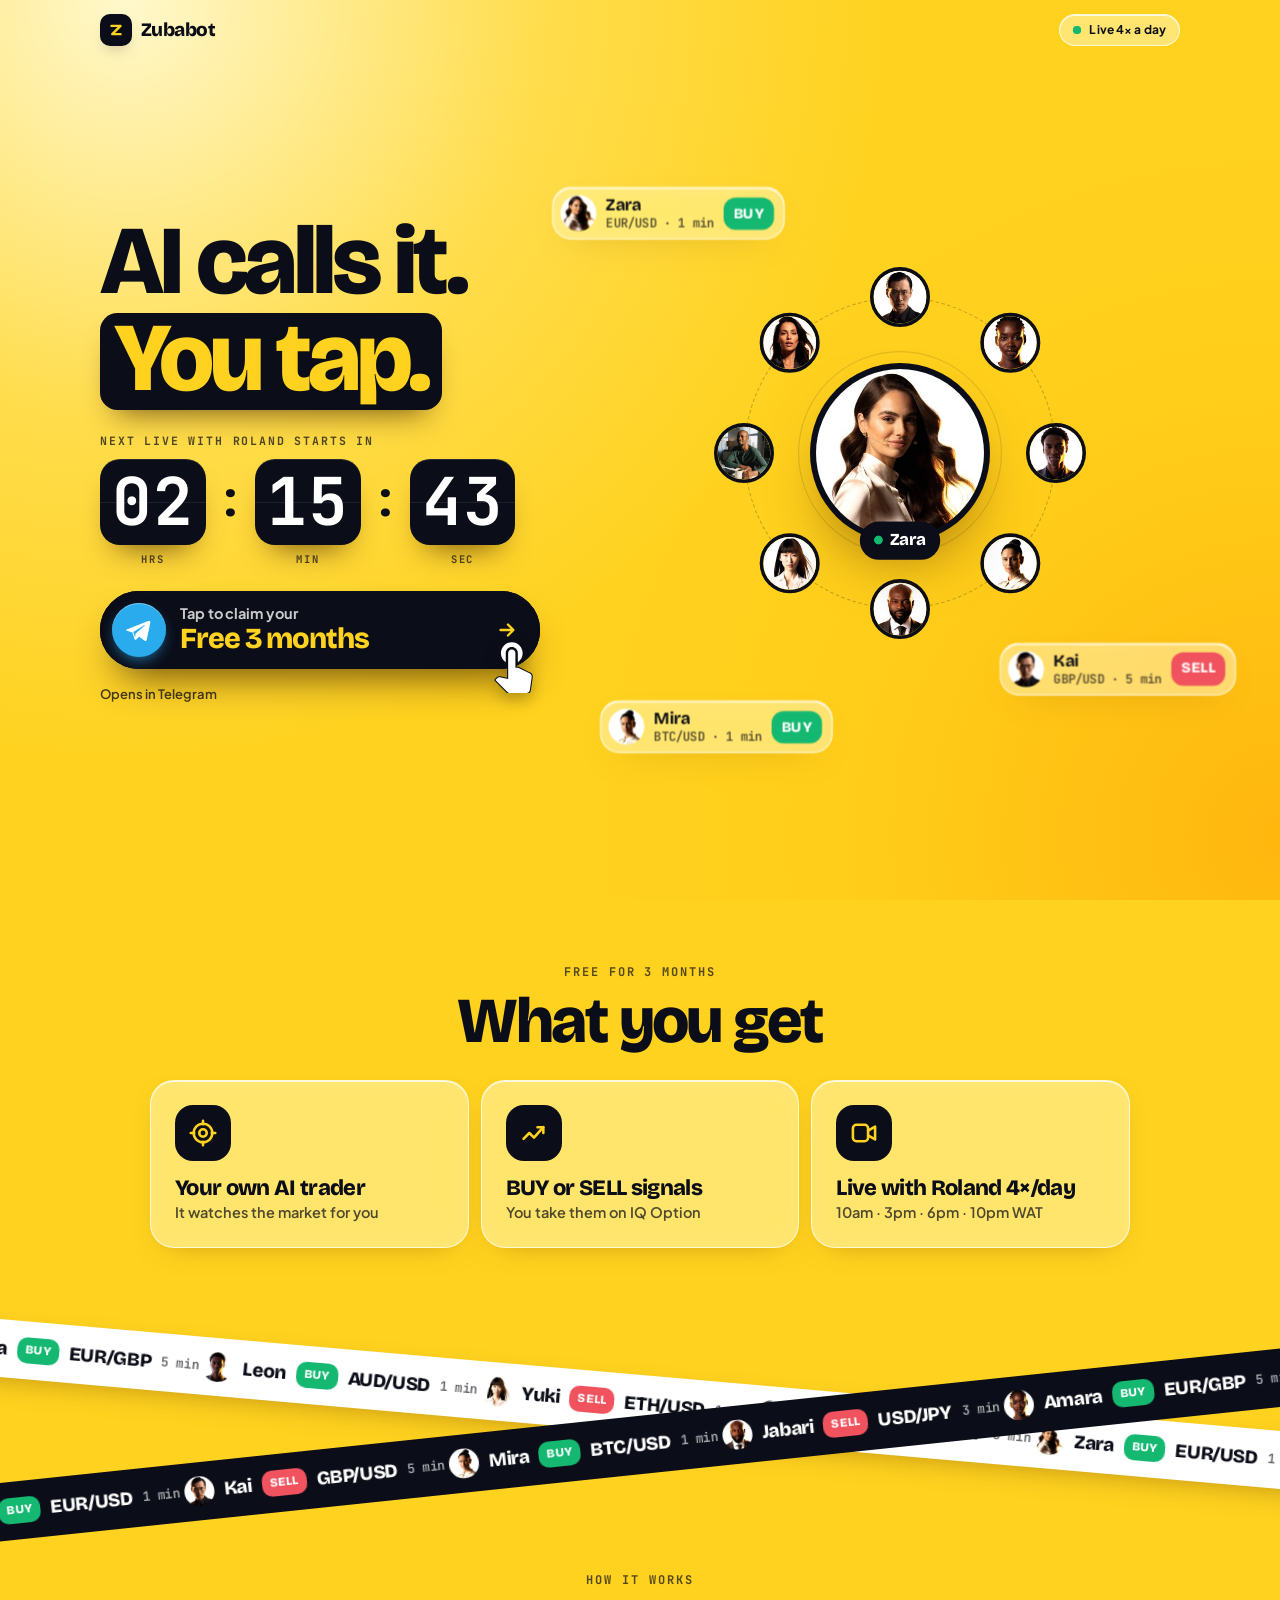
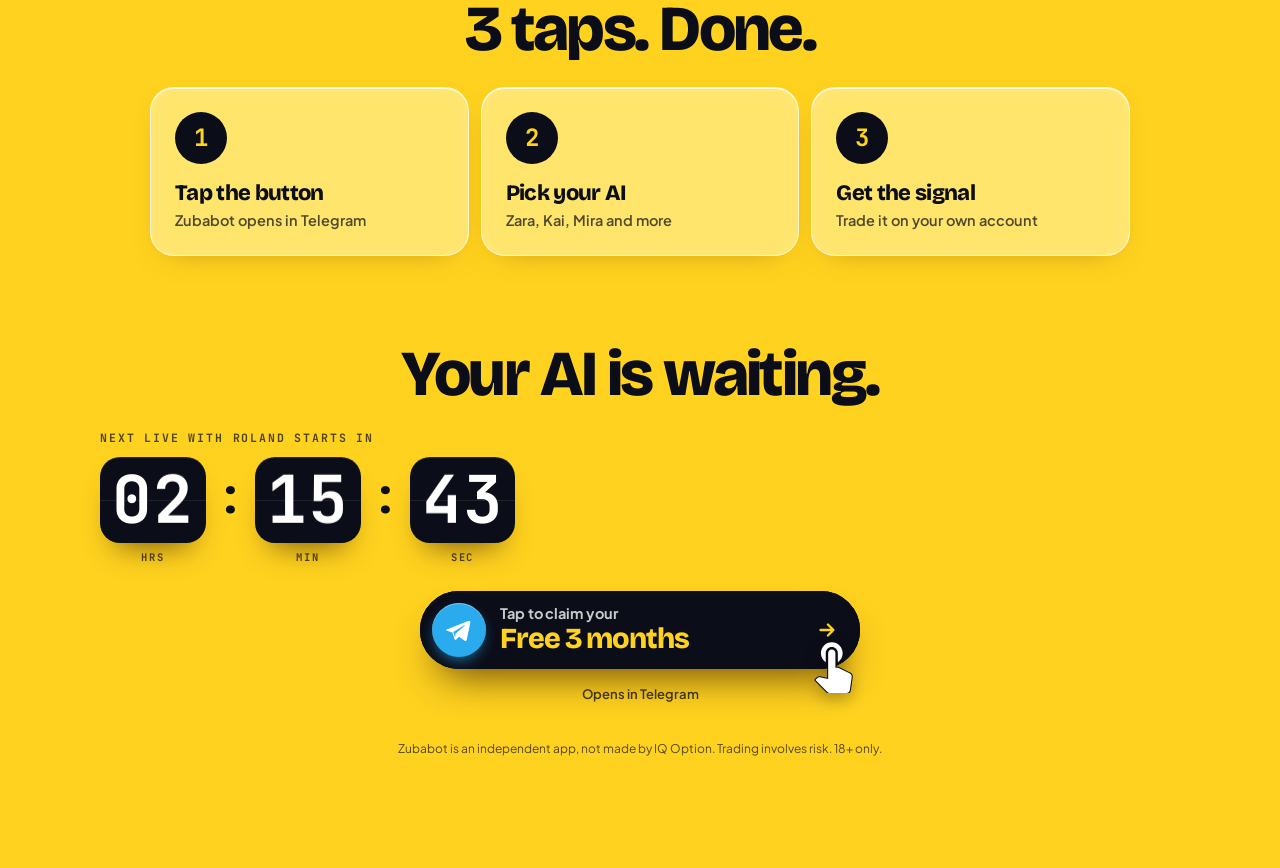
<file: site/zubabot-lp1-k7q2.html>
<!doctype html><html lang="en"><head><meta charset="utf-8"><meta name="viewport" content="width=device-width,initial-scale=1,viewport-fit=cover">
<script>
/* ===== CONFIG: edit here ===== */
window.ZUBA = { telegram: "https://t.me/zubabot?start=lp1", offerEnds: null, slots: 0 };
/* offerEnds: null = count down to the next live with Roland (10:00, 15:00, 18:00, 22:00 WAT).
   Set a real end date, e.g. "2026-11-01T23:59:00+01:00", to count down to the end of the free 3 months offer.
   slots: 0 = hidden. Set a real number (e.g. 25) to show "25 spots left"; it never changes on its own. */
</script>
<!-- paste Meta Pixel / TikTok pixel here -->
<link rel="preconnect" href="https://fonts.googleapis.com">
<link rel="preconnect" href="https://fonts.gstatic.com" crossorigin>
<link rel="stylesheet" href="https://fonts.googleapis.com/css2?family=Bricolage+Grotesque:opsz,wght@12..96,700;12..96,800&family=Plus+Jakarta+Sans:wght@500;600;700;800&family=JetBrains+Mono:wght@600;700&display=swap">
<title>Zubabot | Free 3 months</title>
<meta name="description" content="AI traders send you BUY and SELL signals inside Telegram. Claim your free 3 months.">
<meta name="theme-color" content="#FFD21F">
<style>
:root{
  --ink:#0B0D18;--ink2:#141828;--ink3:#1E2338;--gold:#FFD21F;--gold2:#FFB300;--amber:#FF8A00;
  --buy:#14B871;--sell:#F0525E;--tg:#2AABEE;
  --fd:"Bricolage Grotesque","Plus Jakarta Sans",system-ui,sans-serif;
  --fb:"Plus Jakarta Sans",system-ui,-apple-system,"Segoe UI",sans-serif;
  --fm:"JetBrains Mono",ui-monospace,Menlo,monospace;
  --gut:20px;
}
*{box-sizing:border-box}
html{-webkit-text-size-adjust:100%;overflow-x:hidden}
body{margin:0;font-family:var(--fb);font-size:16px;line-height:1.45;-webkit-font-smoothing:antialiased;overflow-x:hidden;-webkit-tap-highlight-color:transparent}
img{display:block;max-width:100%}
a{color:inherit;text-decoration:none}
h1,h2,h3{font-family:var(--fd);font-weight:800;letter-spacing:-.04em;line-height:.94;margin:0;text-wrap:balance}
p{margin:0}
.wrap{width:min(1160px,100%);margin:0 auto;padding-inline:var(--gut)}
:focus-visible{outline:3px solid var(--tg);outline-offset:3px;border-radius:12px}

/* brand */
.brand{display:inline-flex;align-items:center;gap:9px;font-family:var(--fd);font-weight:800;font-size:19px;letter-spacing:-.03em}
.zm{width:32px;height:32px;border-radius:10px;display:grid;place-items:center;flex:none}
.zm svg{width:18px;height:18px}
.chip{display:inline-flex;align-items:center;gap:8px;height:32px;padding:0 13px;border-radius:999px;font-size:12px;font-weight:700;letter-spacing:.01em;white-space:nowrap}
.dot{width:8px;height:8px;border-radius:50%;background:var(--buy);position:relative;flex:none}
.dot::after{content:"";position:absolute;inset:0;border-radius:50%;background:inherit;animation:ping 1.6s ease-out infinite}
.dot.red{background:var(--sell)}
@keyframes ping{to{transform:scale(2.8);opacity:0}}

/* countdown */
.clock{display:flex;align-items:flex-start;justify-content:center;gap:clamp(5px,1.6vw,10px)}
.cu{display:flex;flex-direction:column;align-items:center;gap:7px}
.tile{position:relative;display:flex;padding:0 clamp(7px,2.2vw,12px);border-radius:clamp(14px,4vw,20px);font-family:var(--fm);font-weight:700;font-size:clamp(46px,15vw,66px);line-height:1;overflow:hidden}
.tile::after{content:"";position:absolute;left:0;right:0;top:50%;height:1px;pointer-events:none}
.d{position:relative;display:block;width:.62em;height:1.3em;overflow:hidden}
.d i{position:absolute;inset:0;display:grid;place-items:center;font-style:normal;will-change:transform}
.d i.in{animation:dIn .5s cubic-bezier(.2,.9,.25,1) both}
.d i.out{animation:dOut .5s cubic-bezier(.2,.9,.25,1) both}
@keyframes dIn{from{transform:translateY(-100%);opacity:.2}to{transform:none;opacity:1}}
@keyframes dOut{to{transform:translateY(100%);opacity:.2}}
.cu small{font-family:var(--fm);font-size:10.5px;font-weight:700;letter-spacing:.18em}
.colon{font-family:var(--fm);font-weight:700;font-size:clamp(34px,10vw,48px);line-height:1;padding-top:.32em;animation:blink 1s steps(1) infinite}
@keyframes blink{50%{opacity:.25}}
.clabel{font-family:var(--fm);font-size:11.5px;font-weight:700;letter-spacing:.16em;text-transform:uppercase;text-align:center;margin-bottom:10px}

/* the one CTA */
.cta{position:relative;display:flex;align-items:center;gap:14px;width:100%;max-width:440px;min-height:78px;padding:10px 64px 10px 12px;border-radius:999px;cursor:pointer;isolation:isolate;transition:transform .18s ease;user-select:none}
.cta:active{transform:scale(.97)}
.cta .tgi{width:54px;height:54px;border-radius:50%;background:var(--tg);display:grid;place-items:center;flex:none;box-shadow:0 6px 16px -6px rgba(42,171,238,.9),inset 0 1px 0 rgba(255,255,255,.35)}
.cta .tgi svg{width:27px;height:27px;margin-left:-3px}
.cta .ct{display:flex;flex-direction:column;line-height:1.05;text-align:left}
.cta .ct small{font-size:14.5px;font-weight:700;opacity:.78;letter-spacing:-.005em}
.cta .ct b{font-family:var(--fd);font-weight:800;font-size:clamp(25px,7.4vw,29px);letter-spacing:-.035em;margin-top:2px;white-space:nowrap}
.cta .arr{position:absolute;right:22px;top:50%;width:22px;height:22px;margin-top:-11px;animation:nudge 1.4s ease-in-out infinite}
@keyframes nudge{50%{transform:translateX(5px)}}
.cta::before,.cta::after{content:"";position:absolute;inset:0;border-radius:inherit;z-index:-1;pointer-events:none;animation:ring 2.2s cubic-bezier(.2,.6,.3,1) infinite}
.cta::after{animation-delay:1.1s}
@keyframes ring{from{transform:scale(1);opacity:.55}to{transform:scale(1.14,1.5);opacity:0}}
.cta .shine{position:absolute;inset:0;border-radius:inherit;overflow:hidden;pointer-events:none}
.cta .shine::before{content:"";position:absolute;top:0;bottom:0;width:40%;left:0;background:linear-gradient(100deg,transparent,rgba(255,255,255,.45),transparent);transform:translateX(-120%) skewX(-18deg);animation:shine 3.2s ease-in-out infinite}
@keyframes shine{55%,100%{transform:translateX(330%) skewX(-18deg)}}
.hand{position:absolute;right:-2px;bottom:-24px;width:58px;height:58px;pointer-events:none;z-index:2;animation:tap 2.2s ease-in-out infinite;transform-origin:30% 20%}
.hand svg{width:100%;height:100%;filter:drop-shadow(0 6px 8px rgba(0,0,0,.28))}
.tapfx{position:absolute;right:30px;top:50%;width:44px;height:44px;margin-top:-22px;border-radius:50%;pointer-events:none;opacity:0;animation:tapfx 2.2s ease-out infinite}
@keyframes tap{0%,100%{transform:translate(10px,14px) rotate(-8deg)}38%{transform:translate(-6px,-4px) rotate(-14deg)}46%{transform:translate(-6px,-1px) rotate(-14deg) scale(.92)}56%{transform:translate(-6px,-4px) rotate(-14deg)}}
@keyframes tapfx{0%,40%{opacity:0;transform:scale(.4)}46%{opacity:.9;transform:scale(.6)}80%,100%{opacity:0;transform:scale(1.6)}}
.ctawrap{display:flex;flex-direction:column;align-items:center;width:100%}
.micro{display:flex;flex-wrap:wrap;justify-content:center;align-items:center;gap:6px 14px;margin-top:16px;font-size:13px;font-weight:600}
.micro span{display:inline-flex;align-items:center;gap:6px}
.micro b{font-family:var(--fm)}

/* sticky bar */
.sticky{position:fixed;left:0;right:0;bottom:0;z-index:60;padding:10px 12px calc(10px + env(safe-area-inset-bottom,0px));transform:translateY(120%);transition:transform .35s cubic-bezier(.2,.8,.2,1)}
.sticky.on{transform:none}
.sk{display:flex;align-items:center;gap:12px;max-width:560px;margin:0 auto;padding:8px 8px 8px 16px;border-radius:999px}
.sk-t{display:flex;flex-direction:column;line-height:1.1;min-width:0}
.sk-t small{font-size:11px;font-weight:700;opacity:.7;white-space:nowrap}
.sk-t b{font-family:var(--fm);font-size:17px}
.sk .cta{min-height:52px;padding:6px 18px 6px 6px;gap:9px;margin-left:auto;width:auto;flex:none}
.sk .cta .tgi{width:40px;height:40px}.sk .cta .tgi svg{width:20px;height:20px}
.sk .cta .ct b{font-size:16.5px;margin:0;letter-spacing:-.02em}
.sk .cta::before,.sk .cta::after{display:none}

/* footer */
.foot{padding:26px var(--gut) 110px;text-align:center;font-size:12px;line-height:1.5}

/* reveal on scroll (opacity/transform only) */
.rv{opacity:0;transform:translateY(22px);transition:opacity .6s ease,transform .6s cubic-bezier(.2,.8,.2,1)}
.rv.in{opacity:1;transform:none}

@media (prefers-reduced-motion:reduce){
  *,*::before,*::after{animation-duration:.001ms!important;animation-iteration-count:1!important;transition-duration:.001ms!important}
  .cta::before,.cta::after,.hand,.tapfx,.cta .shine{display:none}
  .rv{opacity:1;transform:none}
}

/* live-now state + offer-only bits */
.clabel .lvnow{display:inline-flex;align-items:center;gap:6px;padding:2px 8px;border-radius:6px;background:var(--sell);color:#fff;letter-spacing:.1em}
.clockbox.is-live .tile{box-shadow:0 0 0 2px var(--sell),0 18px 30px -16px rgba(0,0,0,.6)}
[data-offeronly]{display:none!important}
.offer-on [data-offeronly]{display:inline-flex!important}
.offer-on [data-liveonly]{display:none!important}

/* ===== LP1 · Gold field ===== */
body{background:#FFD21F;color:#0B0D18}
.field{position:fixed;inset:0;z-index:-1;overflow:hidden;pointer-events:none;background:#FFD21F}
.field i{position:absolute;border-radius:50%}
.field .b1{width:120vmax;height:120vmax;left:-50vmax;top:-60vmax;background:radial-gradient(closest-side,rgba(255,250,214,.95),rgba(255,236,140,.4) 55%,transparent);animation:drift1 18s ease-in-out infinite}
.field .b2{width:110vmax;height:110vmax;right:-55vmax;bottom:-50vmax;background:radial-gradient(closest-side,rgba(255,160,0,.55),rgba(255,184,0,.18) 60%,transparent);animation:drift2 22s ease-in-out infinite}
@keyframes drift1{50%{transform:translate(14vmax,10vmax)}}
@keyframes drift2{50%{transform:translate(-12vmax,-8vmax)}}

.top{display:flex;align-items:center;justify-content:space-between;padding-top:calc(14px + env(safe-area-inset-top,0px))}
.zm{background:#0B0D18;color:#FFD21F;box-shadow:0 8px 18px -10px rgba(0,0,0,.6)}
.glass{background:rgba(255,255,255,.42);border:1px solid rgba(255,255,255,.7);backdrop-filter:blur(14px) saturate(1.4);-webkit-backdrop-filter:blur(14px) saturate(1.4);box-shadow:0 10px 30px -18px rgba(120,70,0,.55),inset 0 1px 0 rgba(255,255,255,.8)}

.hero{min-height:100svh;display:flex;flex-direction:column}
.hero .wrap{flex:1;display:flex;flex-direction:column}
.hgrid{flex:1;display:flex;flex-direction:column;justify-content:space-between;gap:10px;padding:14px 0 22px}
h1{font-size:clamp(50px,14.6vw,64px);text-align:center;margin-top:4px}
h1 .u{position:relative;display:inline-block;white-space:nowrap;isolation:isolate;color:#FFD21F;padding:0 .14em .06em;margin-top:.06em}
h1 .u::after{content:"";position:absolute;inset:0;background:#0B0D18;border-radius:.18em;z-index:-1;transform-origin:left;animation:mark .9s .35s cubic-bezier(.6,0,.2,1) both;box-shadow:0 18px 30px -16px rgba(60,30,0,.7)}
@keyframes mark{from{transform:scaleX(0)}}

/* orbit stage */
.stage{position:relative;width:min(100%,340px);aspect-ratio:1/.86;margin:0 auto}
.orb{position:absolute;left:50%;top:50%;width:260px;height:260px;margin:-130px 0 0 -130px;border-radius:50%;border:1.5px dashed rgba(11,13,24,.22)}
.orb.o2{width:170px;height:170px;margin:-85px 0 0 -85px;border:1px solid rgba(11,13,24,.12)}
.spin{position:absolute;left:50%;top:50%;width:0;height:0;animation:spin 40s linear infinite}
.spin .f{position:absolute;width:50px;height:50px;margin:-25px 0 0 -25px;transform:rotate(var(--a)) translateY(-130px)}
.spin .f img{width:100%;height:100%;border-radius:50%;object-fit:cover;border:3px solid #0B0D18;background:#fff;animation:counter 40s linear infinite;transform:rotate(calc(-1*var(--a)))}
@keyframes spin{to{transform:rotate(360deg)}}
@keyframes counter{from{transform:rotate(calc(-1*var(--a)))}to{transform:rotate(calc(-1*var(--a) - 360deg))}}
.main{position:absolute;left:50%;top:50%;width:132px;height:132px;margin:-66px 0 0 -66px;border-radius:50%;padding:5px;background:#0B0D18;box-shadow:0 26px 50px -18px rgba(90,50,0,.65);animation:bobm 5s ease-in-out infinite}
.main img{width:100%;height:100%;border-radius:50%;object-fit:cover;background:#fff}
.main .tag{position:absolute;left:50%;bottom:-14px;transform:translateX(-50%);background:#0B0D18;color:#fff;font-family:var(--fd);font-weight:800;font-size:14px;padding:6px 12px;border-radius:999px;white-space:nowrap;display:flex;align-items:center;gap:6px}
.main .tag .dot{width:7px;height:7px}
@keyframes bobm{50%{transform:translateY(-8px)}}
/* popping signal cards */
.sig{position:absolute;display:flex;align-items:center;gap:9px;padding:8px 10px 8px 8px;border-radius:18px;white-space:nowrap;opacity:0;transform:scale(.6) translateY(10px);transition:opacity .35s ease,transform .55s cubic-bezier(.2,1.6,.4,1);z-index:3}
.sig.show{opacity:1;transform:none}
.sig img{width:34px;height:34px;border-radius:50%;object-fit:cover;background:#fff}
.sig .t{display:flex;flex-direction:column;line-height:1.15}
.sig .t b{font-family:var(--fd);font-size:15px;letter-spacing:-.02em}
.sig .t small{font-family:var(--fm);font-size:11px;font-weight:600;opacity:.7}
.pill{font-family:var(--fd);font-weight:800;font-size:13px;letter-spacing:.02em;padding:6px 10px;border-radius:10px;color:#fff;display:inline-flex;align-items:center;gap:4px}
.pill.buy{background:var(--buy)}.pill.sell{background:var(--sell)}
.pill svg{width:11px;height:11px}
.sig{padding:6px 8px 6px 6px;gap:8px;border-radius:16px}.sig img{width:30px;height:30px}.sig .t b{font-size:14px}.sig .t small{font-size:10.5px}.pill{font-size:12px;padding:5px 8px}
.sig.p0{left:0;top:0}.sig.p1{right:0;bottom:0}.sig.p2{display:none}

/* clock on gold */
.tile{background:#0B0D18;color:#fff;box-shadow:0 18px 30px -16px rgba(60,30,0,.7),inset 0 1px 0 rgba(255,255,255,.12)}
.tile::after{background:rgba(255,255,255,.08)}
.cu small,.clabel{color:rgba(11,13,24,.72)}
.colon{color:#0B0D18}
.clabel b{color:#0B0D18}

/* CTA on gold: ink button */
.cta{background:#0B0D18;color:#fff;box-shadow:0 22px 40px -18px rgba(60,30,0,.85),inset 0 1px 0 rgba(255,255,255,.12)}
.cta .ct b{color:#FFD21F}
.cta .arr{color:#FFD21F}
.cta::before,.cta::after{border:2px solid #0B0D18}
.tapfx{border:2px solid rgba(255,255,255,.7)}
.micro{color:rgba(11,13,24,.78)}
.micro .dot{background:var(--buy)}
.bump{display:inline-block;animation:bump .5s cubic-bezier(.2,1.6,.4,1)}
@keyframes bump{40%{transform:scale(1.35)}}

/* sections */
.sec{padding:64px 0 8px}
.kick{font-family:var(--fm);font-size:12px;font-weight:700;letter-spacing:.16em;text-transform:uppercase;text-align:center;color:rgba(11,13,24,.7)}
h2{font-size:clamp(38px,10.5vw,64px);text-align:center;margin-top:10px}
.gets{display:grid;gap:12px;margin:28px auto 0;max-width:980px}
.get{display:flex;align-items:center;gap:16px;padding:16px 18px;border-radius:24px}
.get .ic{width:56px;height:56px;border-radius:18px;background:#0B0D18;color:#FFD21F;display:grid;place-items:center;flex:none}
.get .ic svg{width:28px;height:28px}
.get b{font-family:var(--fd);font-weight:800;font-size:22px;letter-spacing:-.03em;line-height:1.05;display:block}
.get span{font-size:14.5px;font-weight:600;color:rgba(11,13,24,.72)}

/* signal tape */
.tapes{position:relative;height:190px;margin-top:56px;overflow:hidden}
.tape{position:absolute;left:-10%;right:-10%;top:50%;height:58px;margin-top:-29px;display:flex;align-items:center;overflow:hidden}
.tape.t1{background:#0B0D18;color:#fff;transform:rotate(-6deg);top:58%}
.tape.t2{background:#fff;color:#0B0D18;transform:rotate(5deg);top:40%;box-shadow:0 10px 30px -14px rgba(90,50,0,.5)}
.track{display:flex;gap:34px;padding-left:34px;white-space:nowrap;animation:marq 26s linear infinite;will-change:transform}
.tape.t2 .track{animation-direction:reverse;animation-duration:30s}
@keyframes marq{to{transform:translateX(-50%)}}
.ti{display:inline-flex;align-items:center;gap:10px;font-family:var(--fd);font-weight:800;font-size:19px;letter-spacing:-.02em}
.ti img{width:30px;height:30px;border-radius:50%;object-fit:cover;background:#fff}
.ti em{font-style:normal;font-family:var(--fm);font-weight:600;font-size:13px;opacity:.65}
.ti .pill{font-size:12px;padding:4px 8px}

/* 3 taps */
.taps{display:grid;gap:12px;max-width:980px;margin:28px auto 0;counter-reset:s}
.tp{position:relative;padding:20px 20px 20px 86px;border-radius:24px;min-height:92px;display:flex;flex-direction:column;justify-content:center}
.tp::before{counter-increment:s;content:counter(s);position:absolute;left:18px;top:50%;margin-top:-26px;width:52px;height:52px;border-radius:50%;background:#0B0D18;color:#FFD21F;font-family:var(--fm);font-weight:700;font-size:24px;display:grid;place-items:center}
.tp b{font-family:var(--fd);font-weight:800;font-size:22px;letter-spacing:-.03em}
.tp span{font-size:14.5px;font-weight:600;color:rgba(11,13,24,.72)}

.end{padding:70px 0 10px;text-align:center}
.end h2{margin-bottom:26px}
.end .clockbox{margin-bottom:26px}
.foot{color:rgba(11,13,24,.7)}
.sk{background:#0B0D18;color:#fff;box-shadow:0 18px 40px -16px rgba(0,0,0,.6)}
.sk .cta{background:#FFD21F;color:#0B0D18}
.sk .cta .ct b{color:#0B0D18}

@media (min-width:960px){
  :root{--gut:40px}
  .hero{min-height:max(100vh,760px)}
  .hgrid{display:grid;grid-template-columns:1fr 1fr;grid-template-rows:auto auto auto;column-gap:40px;align-content:center;padding:30px 0 60px}
  h1{grid-column:1;text-align:left;font-size:clamp(76px,7.6vw,104px);align-self:end}
  .stage{grid-column:2;grid-row:1/4;width:560px;max-width:100%;transform:scale(1.2);transform-origin:center}
  .sig.p0{left:-10px;top:4%}.sig.p1{right:0;bottom:8%}.sig.p2{display:flex;left:30px;bottom:-2%}
  .stage .main{width:150px;height:150px;margin:-75px 0 0 -75px}
  .clockbox{grid-column:1;justify-self:start;margin-top:12px}
  .clockbox .clabel{text-align:left}
  .clockbox .clock{justify-content:flex-start}
  .ctawrap{grid-column:1;align-items:flex-start;margin-top:14px}
  .ctawrap .micro{justify-content:flex-start}
  .gets,.taps{grid-template-columns:repeat(3,1fr)}
  .get{flex-direction:column;align-items:flex-start;padding:24px}
  .tp{padding:90px 24px 24px;justify-content:flex-start}
  .tp::before{top:24px;margin-top:0;left:24px}
  .tapes{height:230px}
  .end .ctawrap{align-items:center}
  .sticky{display:none}
}
@media (max-height:740px) and (max-width:959px){
  .stage{width:340px;transform:scale(.8);margin:-30px auto}
  h1{font-size:clamp(44px,13vw,56px)}
}
@media (prefers-reduced-motion:reduce){ .sig{transition:none} }
</style>
</head>
<body data-lp="LP1">
<svg width="0" height="0" style="position:absolute" aria-hidden="true">
<symbol id="plane" viewBox="0 0 24 24"><path fill="#fff" d="M21.5 3.6 2.9 10.8c-1.3.5-1.3 1.2-.2 1.5l4.8 1.5 1.8 5.6c.2.6.1.9.8.9.5 0 .7-.2 1-.5l2.4-2.3 4.9 3.6c.9.5 1.5.2 1.8-.8l3.2-15.2c.3-1.3-.5-1.9-1.9-1.5zM8.3 13.4l9.6-6.1c.5-.3.9-.1.5.2l-8.2 7.4-.3 3.5z"/></symbol>
<symbol id="z" viewBox="0 0 24 24"><path d="M6 6.5h12l-11 11h11" fill="none" stroke="currentColor" stroke-width="3.2" stroke-linecap="round" stroke-linejoin="round"/></symbol>
<symbol id="arr" viewBox="0 0 24 24"><path d="M5 12h13M13 6l6 6-6 6" fill="none" stroke="currentColor" stroke-width="2.6" stroke-linecap="round" stroke-linejoin="round"/></symbol>
<symbol id="hand" viewBox="0 0 24 24"><path fill="#fff" stroke="#0B0D18" stroke-width=".9" stroke-linejoin="round" paint-order="stroke" d="M9 11.24V7.5C9 6.12 10.12 5 11.5 5S14 6.12 14 7.5v3.74c1.21-.81 2-2.18 2-3.74C16 5.01 13.99 3 11.5 3S7 5.01 7 7.5c0 1.56.79 2.93 2 3.74zm9.84 4.63l-4.54-2.26c-.17-.07-.35-.11-.54-.11H13v-6c0-.83-.67-1.5-1.5-1.5S10 6.67 10 7.5v10.74l-3.43-.72c-.08-.01-.15-.03-.24-.03-.31 0-.59.13-.79.33l-.79.8 4.94 4.94c.27.27.65.44 1.06.44h6.79c.75 0 1.33-.55 1.44-1.28l.75-5.27c.01-.07.02-.14.02-.2 0-.62-.38-1.16-.91-1.38z"/></symbol>
</svg>
<div class="field" aria-hidden="true"><i class="b1"></i><i class="b2"></i></div>

<header class="hero">
  <div class="wrap">
    <div class="top">
      <span class="brand"><span class="zm"><svg><use href="#z"/></svg></span>Zubabot</span>
      <span class="chip glass"><span class="dot"></span>Live 4× a day</span>
    </div>
    <div class="hgrid">
      <h1>AI calls it.<br><span class="u">You tap.</span></h1>

      <div class="stage" aria-hidden="true">
        <div class="orb"></div><div class="orb o2"></div>
        <div class="spin">
          <span class="f" style="--a:0deg"><img src="img/kai.jpg" alt=""></span>
          <span class="f" style="--a:45deg"><img src="img/amara.jpg" alt=""></span>
          <span class="f" style="--a:90deg"><img src="img/leon.jpg" alt=""></span>
          <span class="f" style="--a:135deg"><img src="img/mira.jpg" alt=""></span>
          <span class="f" style="--a:180deg"><img src="img/jabari.jpg" alt=""></span>
          <span class="f" style="--a:225deg"><img src="img/yuki.jpg" alt=""></span>
          <span class="f" style="--a:270deg"><img src="img/sipho.jpg" alt=""></span>
          <span class="f" style="--a:315deg"><img src="img/valentina.jpg" alt=""></span>
        </div>
        <div class="main"><img src="img/zara.jpg" alt=""><span class="tag"><span class="dot"></span>Zara</span></div>
        <div class="sig glass p0"><img src="img/zara.jpg" alt=""><span class="t"><b>Zara</b><small>EUR/USD · 1 min</small></span><span class="pill buy">BUY</span></div>
        <div class="sig glass p1"><img src="img/kai.jpg" alt=""><span class="t"><b>Kai</b><small>GBP/USD · 5 min</small></span><span class="pill sell">SELL</span></div>
        <div class="sig glass p2"><img src="img/mira.jpg" alt=""><span class="t"><b>Mira</b><small>BTC/USD · 1 min</small></span><span class="pill buy">BUY</span></div>
      </div>

      <div class="clockbox"><div class="clabel">Next live with Roland starts in</div><div class="clock" data-clock="main" role="timer" aria-label="Next live with Roland starts in"><div class="cu"><div class="tile"><span class="d">0</span><span class="d">1</span></div><small>HRS</small></div><b class="colon">:</b><div class="cu"><div class="tile"><span class="d">2</span><span class="d">0</span></div><small>MIN</small></div><b class="colon">:</b><div class="cu"><div class="tile"><span class="d">0</span><span class="d">0</span></div><small>SEC</small></div></div></div>

      <div class="ctawrap">
        <a class="cta" data-cta data-hero-cta href="https://t.me/zubabot?start=lp1"><span class="shine"></span><span class="tgi"><svg><use href="#plane"/></svg></span><span class="ct"><small>Tap to claim your</small><b>Free 3 months</b></span><svg class="arr"><use href="#arr"/></svg><span class="tapfx"></span><span class="hand"><svg><use href="#hand"/></svg></span></a>
        <div class="micro"><span>Opens in Telegram</span><span data-slotwrap style="display:none"><span class="dot"></span><b data-slots>47</b> free spots left</span></div>
      </div>
    </div>
  </div>
</header>

<main>
  <section class="sec">
    <div class="wrap">
      <div class="kick rv">Free for 3 months</div>
      <h2 class="rv">What you get</h2>
      <div class="gets">
        <div class="get glass rv"><span class="ic"><svg viewBox="0 0 24 24" fill="none" stroke="currentColor" stroke-width="2.2" stroke-linecap="round" stroke-linejoin="round"><circle cx="12" cy="12" r="8"/><circle cx="12" cy="12" r="3.2"/><path d="M12 1.5v3M12 19.5v3M1.5 12h3M19.5 12h3"/></svg></span><div><b>Your own AI trader</b><span>It watches the market for you</span></div></div>
        <div class="get glass rv"><span class="ic"><svg viewBox="0 0 24 24" fill="none" stroke="currentColor" stroke-width="2.2" stroke-linecap="round" stroke-linejoin="round"><path d="M3 17l5-5 4 4 8-9"/><path d="M15 7h5v5"/></svg></span><div><b>BUY or SELL signals</b><span>You take them on IQ Option</span></div></div>
        <div class="get glass rv"><span class="ic"><svg viewBox="0 0 24 24" fill="none" stroke="currentColor" stroke-width="2.2" stroke-linecap="round" stroke-linejoin="round"><rect x="2.5" y="5" width="13" height="14" rx="3"/><path d="M15.5 10l6-3.5v11l-6-3.5"/></svg></span><div><b>Live with Roland 4×/day</b><span>10am · 3pm · 6pm · 10pm WAT</span></div></div>
      </div>
    </div>
  </section>

  <div class="tapes" aria-hidden="true">
    <div class="tape t2"><div class="track" id="tapeB"></div></div>
    <div class="tape t1"><div class="track" id="tapeA"></div></div>
  </div>

  <section class="sec" style="padding-top:30px">
    <div class="wrap">
      <div class="kick rv">How it works</div>
      <h2 class="rv">3 taps. Done.</h2>
      <div class="taps">
        <div class="tp glass rv"><b>Tap the button</b><span>Zubabot opens in Telegram</span></div>
        <div class="tp glass rv"><b>Pick your AI</b><span>Zara, Kai, Mira and more</span></div>
        <div class="tp glass rv"><b>Get the signal</b><span>Trade it on your own account</span></div>
      </div>
    </div>
  </section>

  <section class="end">
    <div class="wrap">
      <h2 class="rv">Your AI is waiting.</h2>
      <div class="clockbox"><div class="clabel">Next live with Roland starts in</div><div class="clock" data-clock="main" role="timer" aria-label="Next live with Roland starts in"><div class="cu"><div class="tile"><span class="d">0</span><span class="d">1</span></div><small>HRS</small></div><b class="colon">:</b><div class="cu"><div class="tile"><span class="d">2</span><span class="d">0</span></div><small>MIN</small></div><b class="colon">:</b><div class="cu"><div class="tile"><span class="d">0</span><span class="d">0</span></div><small>SEC</small></div></div></div>
      <div class="ctawrap"><a class="cta" data-cta data-end-cta href="https://t.me/zubabot?start=lp1"><span class="shine"></span><span class="tgi"><svg><use href="#plane"/></svg></span><span class="ct"><small>Tap to claim your</small><b>Free 3 months</b></span><svg class="arr"><use href="#arr"/></svg><span class="tapfx"></span><span class="hand"><svg><use href="#hand"/></svg></span></a>
        <div class="micro"><span>Opens in Telegram</span><span data-slotwrap style="display:none"><span class="dot"></span><b data-slots>47</b> free spots left</span></div>
      </div>
    </div>
  </section>
</main>
<footer class="foot">Zubabot is an independent app, not made by IQ Option. Trading involves risk. 18+ only.</footer>
<div class="sticky"><div class="sk"><div class="sk-t"><small id="skl">Next live with Roland</small><b data-mini="main" data-minilabel="skl">01:20:00</b></div>
<a class="cta" data-cta href="https://t.me/zubabot?start=lp1"><span class="tgi"><svg><use href="#plane"/></svg></span><span class="ct"><b>Claim free 3 months</b></span></a></div></div>

<script>
(function(){
  var Z = window.ZUBA || {}, LP = document.body.getAttribute('data-lp') || 'LP';
  var RM = window.matchMedia && matchMedia('(prefers-reduced-motion: reduce)').matches;
  window.ZRM = RM;
  function pad(n){ return (n < 10 ? '0' : '') + n; }

  /* ---- real deadlines only: a fixed offer date (if set), otherwise the next live with Roland ---- */
  var OFFER = Z.offerEnds ? new Date(Z.offerEnds).getTime() : 0;
  if(isNaN(OFFER)) OFFER = 0;
  function offerOn(){ return OFFER > Date.now(); }
  window.ZOfferOn = offerOn;

  /* ---- next live session: 10:00, 15:00, 18:00, 22:00 WAT (UTC+1) ---- */
  var SLOTS = [10, 15, 18, 22], LIVE_MIN = 50;
  function liveInfo(){
    var now = Date.now(), wat = new Date(now + 3600e3);
    var base = Date.UTC(wat.getUTCFullYear(), wat.getUTCMonth(), wat.getUTCDate()) - 3600e3;
    var next = null, nextIdx = 0, liveIdx = -1, liveEnd = 0;
    for(var i = 0; i < SLOTS.length; i++){
      var s = base + SLOTS[i]*3600e3;
      if(now >= s && now < s + LIVE_MIN*60e3){ liveIdx = i; liveEnd = s + LIVE_MIN*60e3; }
      if(s > now && next === null){ next = s; nextIdx = i; }
    }
    if(next === null){ next = base + 86400e3 + SLOTS[0]*3600e3; nextIdx = 0; }
    return { next: next, idx: nextIdx, live: liveIdx, liveEnd: liveEnd, base: base, now: now };
  }
  window.ZLive = liveInfo;

  /* ---- rolling digit clock ---- */
  function setDigit(d, v){
    if(d._v === v) return;
    var old = d.lastChild, n = document.createElement('i');
    n.textContent = v;
    if(d._v !== undefined && !RM){
      n.className = 'in';
      if(old){ old.className = 'out'; setTimeout(function(){ if(old.parentNode) old.parentNode.removeChild(old); }, 520); }
    } else if(old) d.removeChild(old);
    d.appendChild(n); d._v = v;
  }
  function Clock(el){
    var ds = el.querySelectorAll('.d');
    ds.forEach(function(d){ var t = d.textContent.trim(); d.textContent = ''; setDigit(d, t); });
    var units = el.querySelectorAll('.cu small'), mode = '';
    return function(ms){
      var s = Math.max(0, Math.floor(ms/1000)), str, m2;
      if(s >= 86400){ str = pad(Math.min(99, Math.floor(s/86400))) + pad(Math.floor(s%86400/3600)) + pad(Math.floor(s%3600/60)); m2 = 'd'; }
      else { str = pad(Math.floor(s/3600)) + pad(Math.floor(s%3600/60)) + pad(s%60); m2 = 'h'; }
      if(m2 !== mode && units.length === 3){ mode = m2; var u = m2 === 'd' ? ['DAYS','HRS','MIN'] : ['HRS','MIN','SEC']; units.forEach(function(x, i){ x.textContent = u[i]; }); }
      for(var i = 0; i < 6; i++) setDigit(ds[i], str[i]);
    };
  }
  function fmt(ms){ var s = Math.max(0, Math.floor(ms/1000));
    if(s >= 86400) return Math.floor(s/86400) + 'd ' + pad(Math.floor(s%86400/3600)) + 'h ' + pad(Math.floor(s%3600/60)) + 'm';
    return pad(Math.floor(s/3600)) + ':' + pad(Math.floor(s%3600/60)) + ':' + pad(s%60); }
  window.ZFmt = fmt;

  /* data-clock="main": offer date if set, else next live.  data-clock="live": always the live schedule. */
  var clocks = [];
  document.querySelectorAll('[data-clock]').forEach(function(el){
    var box = el.closest('.clockbox');
    clocks.push({ kind: el.getAttribute('data-clock'), set: Clock(el), box: box, label: box && box.querySelector('.clabel'), last: '' });
  });
  var minis = document.querySelectorAll('[data-mini]');
  var hooks = window.ZHooks = [];
  function target(kind, live, now){
    if(kind === 'offer' || (kind === 'main' && offerOn())) return { t: OFFER, mode: 'offer' };
    if(live.live > -1) return { t: live.liveEnd, mode: 'now' };
    return { t: live.next, mode: 'next' };
  }
  var LABEL = { offer: 'Free 3 months offer ends in', next: 'Next live with Roland starts in', now: '<b class="lvnow">LIVE NOW</b> with Roland · ends in' };
  var SHORT = { offer: 'Offer ends in', next: 'Next live with Roland', now: 'LIVE NOW · ends in' };
  function tick(){
    var now = Date.now(), live = liveInfo();
    clocks.forEach(function(c){
      var g = target(c.kind, live, now);
      c.set(g.t - now);
      if(c.last !== g.mode){ c.last = g.mode; if(c.label) c.label.innerHTML = LABEL[g.mode]; if(c.box){ c.box.classList.toggle('is-live', g.mode === 'now'); } }
    });
    minis.forEach(function(m){
      var g = target(m.getAttribute('data-mini'), live, now);
      m.textContent = fmt(g.t - now);
      var l = m.getAttribute('data-minilabel') && document.getElementById(m.getAttribute('data-minilabel'));
      if(l) l.textContent = SHORT[g.mode];
    });
    document.documentElement.classList.toggle('offer-on', offerOn());
    hooks.forEach(function(f){ f(live, now); });
  }
  window.ZTick = tick;
  tick(); setInterval(tick, 250);

  /* ---- optional "spots left": shown only when ZUBA.slots > 0, never changes on its own ---- */
  var n = parseInt(Z.slots, 10) || 0;
  document.querySelectorAll('[data-slotwrap]').forEach(function(w){
    if(n > 0){ w.style.display = ''; w.querySelectorAll('[data-slots]').forEach(function(e){ e.textContent = n; }); }
    else w.style.display = 'none';
  });

  /* ---- one CTA everywhere ---- */
  var url = Z.telegram || 'https://t.me/zubabot?start=lp1';
  document.querySelectorAll('[data-cta]').forEach(function(a){
    a.setAttribute('href', url);
    a.setAttribute('rel', 'noopener');
    a.addEventListener('click', function(){
      try{ if(window.fbq) fbq('track', 'Lead', { content_name: LP }); }catch(e){}
      try{ if(window.ttq) ttq.track('ClickButton'); }catch(e){}
    });
  });

  /* ---- sticky CTA after the hero ---- */
  var sticky = document.querySelector('.sticky'), heroCta = document.querySelector('[data-hero-cta]'), endCta = document.querySelector('[data-end-cta]');
  if(sticky && heroCta && 'IntersectionObserver' in window){
    var pastHero = false, endVisible = false;
    var upd = function(){ sticky.classList.toggle('on', pastHero && !endVisible); };
    new IntersectionObserver(function(es){ es.forEach(function(e){ pastHero = !e.isIntersecting && e.boundingClientRect.top < 0; }); upd(); }).observe(heroCta);
    if(endCta) new IntersectionObserver(function(es){ es.forEach(function(e){ endVisible = e.isIntersecting; }); upd(); }).observe(endCta);
  }

  /* ---- reveal on scroll ---- */
  var rvs = document.querySelectorAll('.rv');
  if('IntersectionObserver' in window && !RM){
    var io = new IntersectionObserver(function(es){ es.forEach(function(e){ if(e.isIntersecting){ e.target.classList.add('in'); io.unobserve(e.target); } }); }, { rootMargin: '0px 0px -8% 0px' });
    rvs.forEach(function(r){ io.observe(r); });
  } else rvs.forEach(function(r){ r.classList.add('in'); });
})();

</script>
<script>
(function(){
  var RM = window.ZRM;
  /* signal tape content */
  var S = [['zara','Zara','EUR/USD','buy','1 min'],['kai','Kai','GBP/USD','sell','5 min'],['mira','Mira','BTC/USD','buy','1 min'],['jabari','Jabari','USD/JPY','sell','3 min'],['amara','Amara','EUR/GBP','buy','5 min'],['leon','Leon','AUD/USD','buy','1 min'],['yuki','Yuki','ETH/USD','sell','1 min'],['sipho','Sipho','EUR/JPY','buy','5 min']];
  function item(s, i){ return '<span class="ti"><img src="img/'+s[0]+'.jpg" alt="">'+s[1]+' <span class="pill '+s[3]+'">'+s[3].toUpperCase()+'</span> '+s[2]+' <em>'+s[4]+'</em></span>'; }
  function fill(id, rot){ var el = document.getElementById(id); if(!el) return; var arr = S.slice(rot).concat(S.slice(0, rot)); var h = arr.map(item).join(''); el.innerHTML = h + h; }
  fill('tapeA', 0); fill('tapeB', 4);
  /* popping signal cards in the hero */
  var cards = [].slice.call(document.querySelectorAll('.stage .sig'));
  var PAIRS = ['EUR/USD','GBP/USD','BTC/USD','USD/JPY','EUR/JPY','AUD/USD'], TF = ['1 min','3 min','5 min'];
  if(RM){ cards.forEach(function(c){ c.classList.add('show'); }); return; }
  var k = 0;
  function cycle(){
    var c = cards[k % cards.length];
    c.classList.remove('show');
    setTimeout(function(){
      var p = c.querySelector('.pill'), buy = Math.random() > .45;
      p.className = 'pill ' + (buy ? 'buy' : 'sell'); p.textContent = buy ? 'BUY' : 'SELL';
      c.querySelector('small').textContent = PAIRS[Math.floor(Math.random()*PAIRS.length)] + ' · ' + TF[Math.floor(Math.random()*TF.length)];
      c.classList.add('show');
    }, 420);
    k++;
  }
  cards.forEach(function(c, i){ setTimeout(function(){ c.classList.add('show'); }, 500 + i*450); });
  setTimeout(function(){ setInterval(cycle, 1800); }, 2400);
})();
</script>
</body>
</html>
</file>
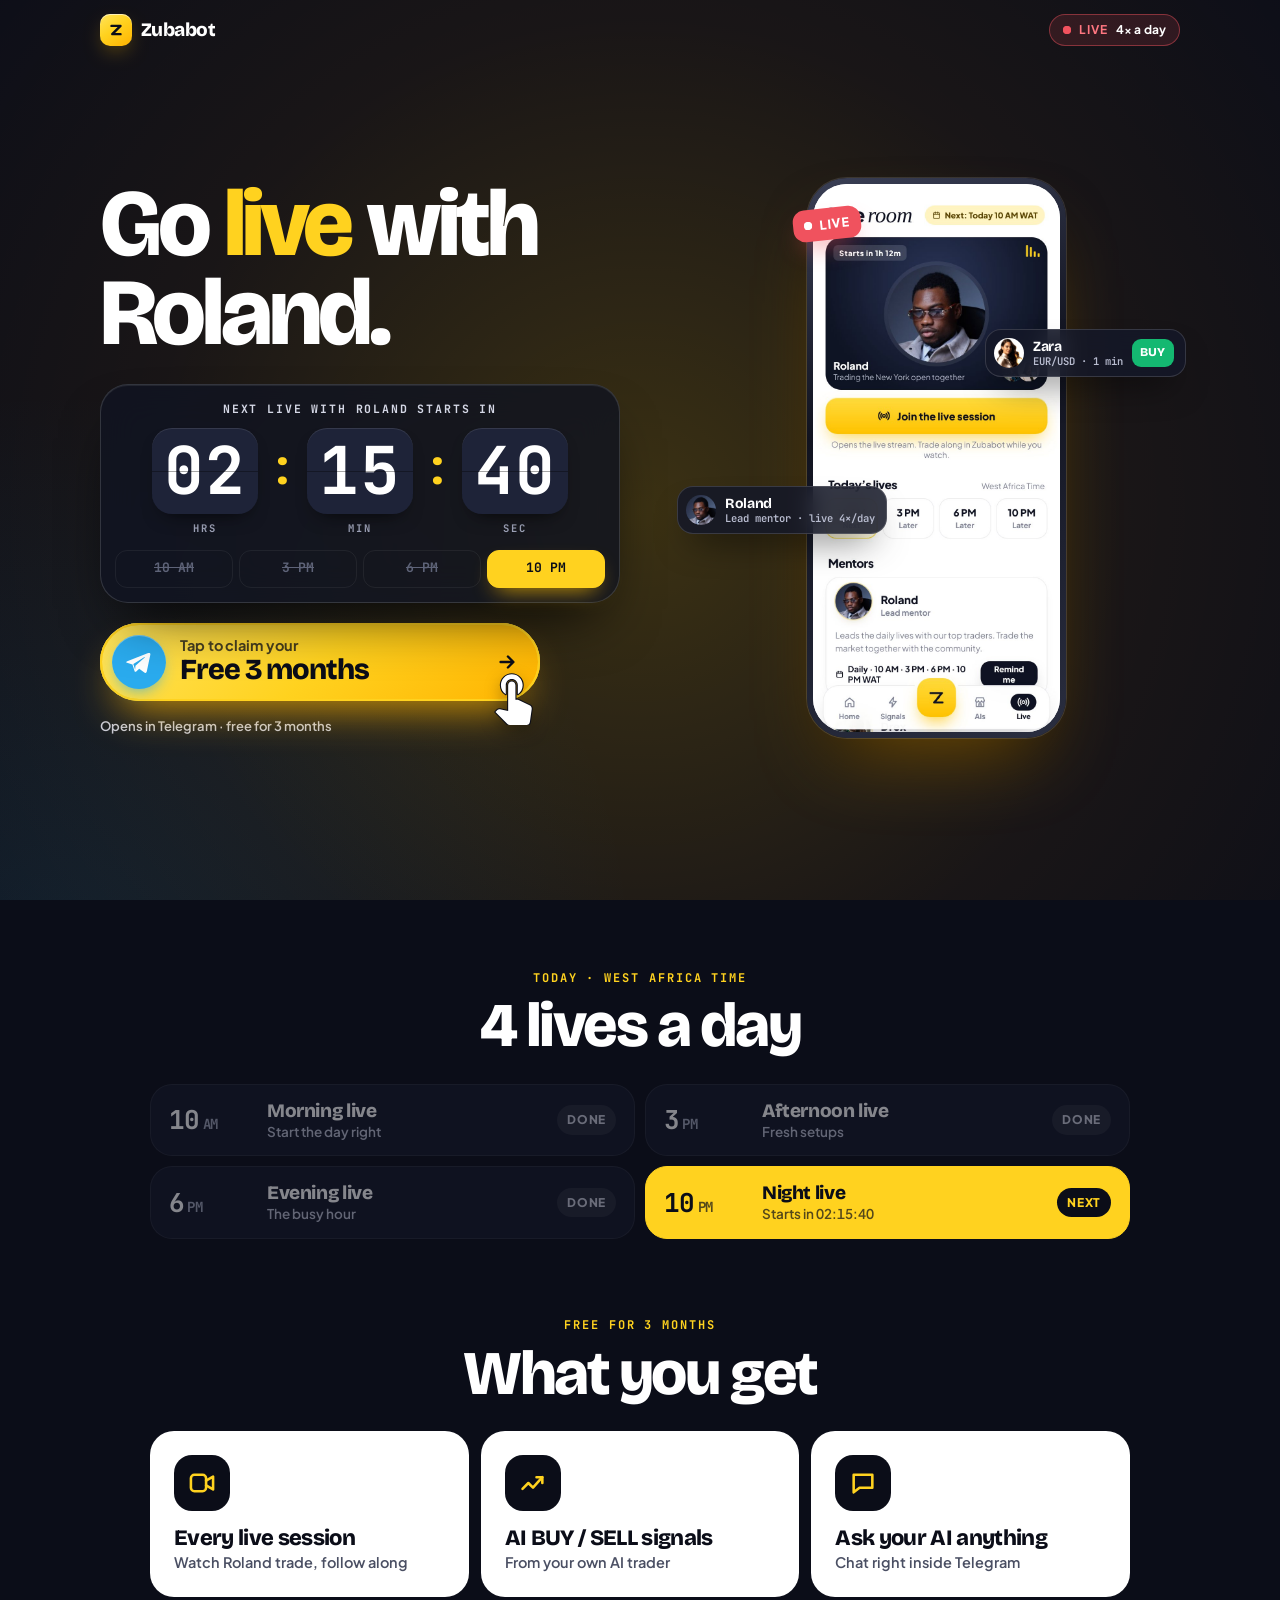
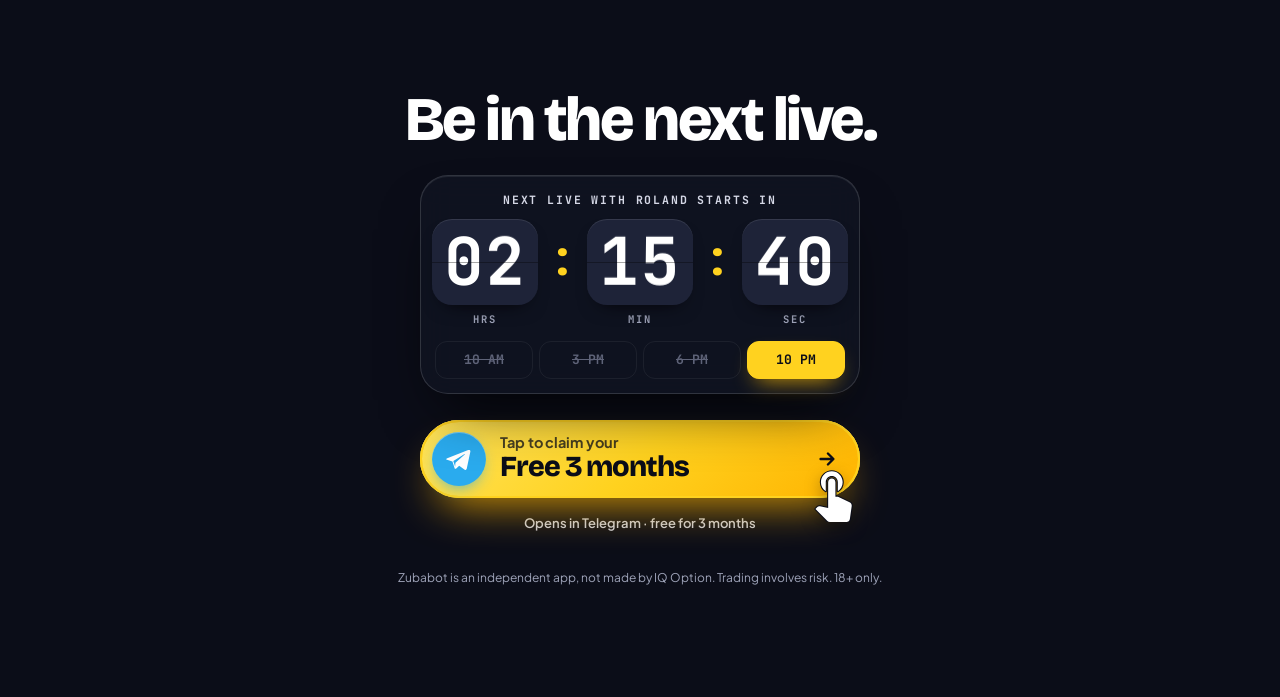
<file: site/zubabot-lp2-m4x9.html>
<!doctype html><html lang="en"><head><meta charset="utf-8"><meta name="viewport" content="width=device-width,initial-scale=1,viewport-fit=cover">
<script>
/* ===== CONFIG: edit here ===== */
window.ZUBA = { telegram: "https://t.me/zubabot?start=lp2", offerEnds: null, slots: 0 };
/* offerEnds: null = count down to the next live with Roland (10:00, 15:00, 18:00, 22:00 WAT).
   Set a real end date, e.g. "2026-11-01T23:59:00+01:00", to count down to the end of the free 3 months offer.
   slots: 0 = hidden. Set a real number (e.g. 25) to show "25 spots left"; it never changes on its own. */
</script>
<!-- paste Meta Pixel / TikTok pixel here -->
<link rel="preconnect" href="https://fonts.googleapis.com">
<link rel="preconnect" href="https://fonts.gstatic.com" crossorigin>
<link rel="stylesheet" href="https://fonts.googleapis.com/css2?family=Bricolage+Grotesque:opsz,wght@12..96,700;12..96,800&family=Plus+Jakarta+Sans:wght@500;600;700;800&family=JetBrains+Mono:wght@600;700&display=swap">
<title>Zubabot Live | Free 3 months</title>
<meta name="description" content="Top traders go live 4 times a day inside Telegram. Claim your free 3 months of Zubabot.">
<meta name="theme-color" content="#0B0D18">
<style>
:root{
  --ink:#0B0D18;--ink2:#141828;--ink3:#1E2338;--gold:#FFD21F;--gold2:#FFB300;--amber:#FF8A00;
  --buy:#14B871;--sell:#F0525E;--tg:#2AABEE;
  --fd:"Bricolage Grotesque","Plus Jakarta Sans",system-ui,sans-serif;
  --fb:"Plus Jakarta Sans",system-ui,-apple-system,"Segoe UI",sans-serif;
  --fm:"JetBrains Mono",ui-monospace,Menlo,monospace;
  --gut:20px;
}
*{box-sizing:border-box}
html{-webkit-text-size-adjust:100%;overflow-x:hidden}
body{margin:0;font-family:var(--fb);font-size:16px;line-height:1.45;-webkit-font-smoothing:antialiased;overflow-x:hidden;-webkit-tap-highlight-color:transparent}
img{display:block;max-width:100%}
a{color:inherit;text-decoration:none}
h1,h2,h3{font-family:var(--fd);font-weight:800;letter-spacing:-.04em;line-height:.94;margin:0;text-wrap:balance}
p{margin:0}
.wrap{width:min(1160px,100%);margin:0 auto;padding-inline:var(--gut)}
:focus-visible{outline:3px solid var(--tg);outline-offset:3px;border-radius:12px}

/* brand */
.brand{display:inline-flex;align-items:center;gap:9px;font-family:var(--fd);font-weight:800;font-size:19px;letter-spacing:-.03em}
.zm{width:32px;height:32px;border-radius:10px;display:grid;place-items:center;flex:none}
.zm svg{width:18px;height:18px}
.chip{display:inline-flex;align-items:center;gap:8px;height:32px;padding:0 13px;border-radius:999px;font-size:12px;font-weight:700;letter-spacing:.01em;white-space:nowrap}
.dot{width:8px;height:8px;border-radius:50%;background:var(--buy);position:relative;flex:none}
.dot::after{content:"";position:absolute;inset:0;border-radius:50%;background:inherit;animation:ping 1.6s ease-out infinite}
.dot.red{background:var(--sell)}
@keyframes ping{to{transform:scale(2.8);opacity:0}}

/* countdown */
.clock{display:flex;align-items:flex-start;justify-content:center;gap:clamp(5px,1.6vw,10px)}
.cu{display:flex;flex-direction:column;align-items:center;gap:7px}
.tile{position:relative;display:flex;padding:0 clamp(7px,2.2vw,12px);border-radius:clamp(14px,4vw,20px);font-family:var(--fm);font-weight:700;font-size:clamp(46px,15vw,66px);line-height:1;overflow:hidden}
.tile::after{content:"";position:absolute;left:0;right:0;top:50%;height:1px;pointer-events:none}
.d{position:relative;display:block;width:.62em;height:1.3em;overflow:hidden}
.d i{position:absolute;inset:0;display:grid;place-items:center;font-style:normal;will-change:transform}
.d i.in{animation:dIn .5s cubic-bezier(.2,.9,.25,1) both}
.d i.out{animation:dOut .5s cubic-bezier(.2,.9,.25,1) both}
@keyframes dIn{from{transform:translateY(-100%);opacity:.2}to{transform:none;opacity:1}}
@keyframes dOut{to{transform:translateY(100%);opacity:.2}}
.cu small{font-family:var(--fm);font-size:10.5px;font-weight:700;letter-spacing:.18em}
.colon{font-family:var(--fm);font-weight:700;font-size:clamp(34px,10vw,48px);line-height:1;padding-top:.32em;animation:blink 1s steps(1) infinite}
@keyframes blink{50%{opacity:.25}}
.clabel{font-family:var(--fm);font-size:11.5px;font-weight:700;letter-spacing:.16em;text-transform:uppercase;text-align:center;margin-bottom:10px}

/* the one CTA */
.cta{position:relative;display:flex;align-items:center;gap:14px;width:100%;max-width:440px;min-height:78px;padding:10px 64px 10px 12px;border-radius:999px;cursor:pointer;isolation:isolate;transition:transform .18s ease;user-select:none}
.cta:active{transform:scale(.97)}
.cta .tgi{width:54px;height:54px;border-radius:50%;background:var(--tg);display:grid;place-items:center;flex:none;box-shadow:0 6px 16px -6px rgba(42,171,238,.9),inset 0 1px 0 rgba(255,255,255,.35)}
.cta .tgi svg{width:27px;height:27px;margin-left:-3px}
.cta .ct{display:flex;flex-direction:column;line-height:1.05;text-align:left}
.cta .ct small{font-size:14.5px;font-weight:700;opacity:.78;letter-spacing:-.005em}
.cta .ct b{font-family:var(--fd);font-weight:800;font-size:clamp(25px,7.4vw,29px);letter-spacing:-.035em;margin-top:2px;white-space:nowrap}
.cta .arr{position:absolute;right:22px;top:50%;width:22px;height:22px;margin-top:-11px;animation:nudge 1.4s ease-in-out infinite}
@keyframes nudge{50%{transform:translateX(5px)}}
.cta::before,.cta::after{content:"";position:absolute;inset:0;border-radius:inherit;z-index:-1;pointer-events:none;animation:ring 2.2s cubic-bezier(.2,.6,.3,1) infinite}
.cta::after{animation-delay:1.1s}
@keyframes ring{from{transform:scale(1);opacity:.55}to{transform:scale(1.14,1.5);opacity:0}}
.cta .shine{position:absolute;inset:0;border-radius:inherit;overflow:hidden;pointer-events:none}
.cta .shine::before{content:"";position:absolute;top:0;bottom:0;width:40%;left:0;background:linear-gradient(100deg,transparent,rgba(255,255,255,.45),transparent);transform:translateX(-120%) skewX(-18deg);animation:shine 3.2s ease-in-out infinite}
@keyframes shine{55%,100%{transform:translateX(330%) skewX(-18deg)}}
.hand{position:absolute;right:-2px;bottom:-24px;width:58px;height:58px;pointer-events:none;z-index:2;animation:tap 2.2s ease-in-out infinite;transform-origin:30% 20%}
.hand svg{width:100%;height:100%;filter:drop-shadow(0 6px 8px rgba(0,0,0,.28))}
.tapfx{position:absolute;right:30px;top:50%;width:44px;height:44px;margin-top:-22px;border-radius:50%;pointer-events:none;opacity:0;animation:tapfx 2.2s ease-out infinite}
@keyframes tap{0%,100%{transform:translate(10px,14px) rotate(-8deg)}38%{transform:translate(-6px,-4px) rotate(-14deg)}46%{transform:translate(-6px,-1px) rotate(-14deg) scale(.92)}56%{transform:translate(-6px,-4px) rotate(-14deg)}}
@keyframes tapfx{0%,40%{opacity:0;transform:scale(.4)}46%{opacity:.9;transform:scale(.6)}80%,100%{opacity:0;transform:scale(1.6)}}
.ctawrap{display:flex;flex-direction:column;align-items:center;width:100%}
.micro{display:flex;flex-wrap:wrap;justify-content:center;align-items:center;gap:6px 14px;margin-top:16px;font-size:13px;font-weight:600}
.micro span{display:inline-flex;align-items:center;gap:6px}
.micro b{font-family:var(--fm)}

/* sticky bar */
.sticky{position:fixed;left:0;right:0;bottom:0;z-index:60;padding:10px 12px calc(10px + env(safe-area-inset-bottom,0px));transform:translateY(120%);transition:transform .35s cubic-bezier(.2,.8,.2,1)}
.sticky.on{transform:none}
.sk{display:flex;align-items:center;gap:12px;max-width:560px;margin:0 auto;padding:8px 8px 8px 16px;border-radius:999px}
.sk-t{display:flex;flex-direction:column;line-height:1.1;min-width:0}
.sk-t small{font-size:11px;font-weight:700;opacity:.7;white-space:nowrap}
.sk-t b{font-family:var(--fm);font-size:17px}
.sk .cta{min-height:52px;padding:6px 18px 6px 6px;gap:9px;margin-left:auto;width:auto;flex:none}
.sk .cta .tgi{width:40px;height:40px}.sk .cta .tgi svg{width:20px;height:20px}
.sk .cta .ct b{font-size:16.5px;margin:0;letter-spacing:-.02em}
.sk .cta::before,.sk .cta::after{display:none}

/* footer */
.foot{padding:26px var(--gut) 110px;text-align:center;font-size:12px;line-height:1.5}

/* reveal on scroll (opacity/transform only) */
.rv{opacity:0;transform:translateY(22px);transition:opacity .6s ease,transform .6s cubic-bezier(.2,.8,.2,1)}
.rv.in{opacity:1;transform:none}

@media (prefers-reduced-motion:reduce){
  *,*::before,*::after{animation-duration:.001ms!important;animation-iteration-count:1!important;transition-duration:.001ms!important}
  .cta::before,.cta::after,.hand,.tapfx,.cta .shine{display:none}
  .rv{opacity:1;transform:none}
}

/* live-now state + offer-only bits */
.clabel .lvnow{display:inline-flex;align-items:center;gap:6px;padding:2px 8px;border-radius:6px;background:var(--sell);color:#fff;letter-spacing:.1em}
.clockbox.is-live .tile{box-shadow:0 0 0 2px var(--sell),0 18px 30px -16px rgba(0,0,0,.6)}
[data-offeronly]{display:none!important}
.offer-on [data-offeronly]{display:inline-flex!important}
.offer-on [data-liveonly]{display:none!important}

/* ===== LP2 · Live room ===== */
body{background:#0B0D18;color:#fff}
.bg{position:fixed;inset:0;z-index:-1;pointer-events:none;overflow:hidden;background:#0B0D18}
.bg i{position:absolute;border-radius:50%}
.bg .g1{width:140vmax;height:140vmax;left:50%;top:-30vmax;margin-left:-70vmax;background:radial-gradient(closest-side,rgba(255,196,0,.20),rgba(255,160,0,.06) 55%,transparent);animation:breathe 8s ease-in-out infinite}
.bg .g2{width:90vmax;height:90vmax;left:-40vmax;bottom:-50vmax;background:radial-gradient(closest-side,rgba(42,171,238,.10),transparent)}
@keyframes breathe{50%{transform:scale(1.08);opacity:.8}}

.top{display:flex;align-items:center;justify-content:space-between;padding-top:calc(14px + env(safe-area-inset-top,0px))}
.zm{background:linear-gradient(145deg,#FFE45C,#FFD21F 45%,#FFB300);color:#0B0D18;box-shadow:0 8px 22px -8px rgba(255,190,0,.7),inset 0 1px 0 rgba(255,255,255,.6)}
.chip.live{background:rgba(240,82,94,.14);border:1px solid rgba(240,82,94,.45);color:#fff}
.chip.live b{color:#FF7781;letter-spacing:.08em}

.hero{min-height:100svh;display:flex;flex-direction:column}
.hero .wrap{flex:1;display:flex;flex-direction:column}
.hgrid{flex:1;display:flex;flex-direction:column;justify-content:space-between;gap:16px;padding:16px 0 22px}
h1{font-size:clamp(44px,12.6vw,58px);text-align:center;color:#fff}
h1 em{font-style:normal;color:#FFD21F}

/* phone + floating bits */
.stage{position:relative;display:flex;flex-direction:column;align-items:center}
.phone{position:relative;height:clamp(250px,47svh,410px);aspect-ratio:585/1266;border-radius:clamp(30px,8vw,40px);padding:6px;background:linear-gradient(160deg,#3A3F55,#11131F 40%,#2A2E40);box-shadow:0 0 0 1px rgba(255,255,255,.12),0 40px 80px -30px rgba(255,170,0,.45),0 30px 60px -20px rgba(0,0,0,.8);animation:float 6s ease-in-out infinite}
.screen{position:relative;width:100%;height:100%;border-radius:calc(clamp(30px,8vw,40px) - 6px);overflow:hidden;background:#fff}
.screen img{position:absolute;inset:0;width:100%;height:100%;object-fit:cover;object-position:top;opacity:0;transform:scale(1.06);transition:opacity .7s ease,transform 3.2s cubic-bezier(.2,.7,.2,1)}
.screen img.on{opacity:1;transform:none}
.notch{position:absolute;top:12px;left:50%;width:30%;height:16px;margin-left:-15%;border-radius:20px;background:#0B0D18;z-index:2}
@keyframes float{50%{transform:translateY(-8px)}}
.livebadge{position:absolute;top:30px;left:-14px;z-index:3;display:flex;align-items:center;gap:7px;padding:7px 11px;border-radius:12px;background:var(--sell);color:#fff;font-weight:800;font-size:12.5px;letter-spacing:.08em;box-shadow:0 12px 24px -10px rgba(240,82,94,.8);transform:rotate(-6deg)}
.livebadge .dot{background:#fff}
.flt{position:absolute;z-index:3;display:flex;align-items:center;gap:9px;padding:8px 11px 8px 8px;border-radius:16px;background:rgba(20,24,40,.86);border:1px solid rgba(255,255,255,.14);backdrop-filter:blur(12px);-webkit-backdrop-filter:blur(12px);box-shadow:0 18px 36px -16px rgba(0,0,0,.8);white-space:nowrap;opacity:0;transform:scale(.6) translateY(10px);transition:opacity .35s,transform .55s cubic-bezier(.2,1.6,.4,1)}
.flt.show{opacity:1;transform:none}
.flt img{width:30px;height:30px;border-radius:50%;object-fit:cover;background:#fff}
.flt .t{display:flex;flex-direction:column;line-height:1.15}
.flt .t b{font-family:var(--fd);font-size:14px;letter-spacing:-.02em}
.flt .t small{font-family:var(--fm);font-size:10.5px;color:#B9BDD0;font-weight:600}
.pill{font-family:var(--fd);font-weight:800;font-size:12px;letter-spacing:.02em;padding:5px 8px;border-radius:9px;color:#fff}
.pill.buy{background:var(--buy)}.pill.sell{background:var(--sell)}
.flt.f1{right:-82px;top:27%}
.flt.f2{left:-82px;top:55%}
.stack{display:flex}.stack img{width:26px;height:26px;border:2px solid #141828;margin-left:-8px}.stack img:first-child{margin-left:0}

/* countdown panel overlapping the phone */
.panel{position:relative;z-index:4;width:100%;max-width:440px;margin-top:-104px;padding:16px 14px 14px;border-radius:28px;background:rgba(17,20,34,.82);border:1px solid rgba(255,255,255,.14);backdrop-filter:blur(18px) saturate(1.3);-webkit-backdrop-filter:blur(18px) saturate(1.3);box-shadow:0 30px 60px -24px rgba(0,0,0,.9),inset 0 1px 0 rgba(255,255,255,.08)}
.clabel{color:#D5D8E6}
.clabel b{color:#FFD21F}
.tile{background:#1E2338;color:#fff;box-shadow:inset 0 1px 0 rgba(255,255,255,.1),0 10px 20px -12px rgba(0,0,0,.9)}
.tile::after{background:rgba(0,0,0,.35)}
.cu small{color:#9EA3B8}
.colon{color:#FFD21F}
.slots4{display:grid;grid-template-columns:repeat(4,1fr);gap:6px;margin-top:14px}
.sl{height:38px;border-radius:12px;display:grid;place-items:center;font-family:var(--fm);font-weight:700;font-size:13px;color:#D5D8E6;border:1px solid rgba(255,255,255,.14);transition:background .3s,color .3s}
.sl.done{color:#5E6378;border-color:rgba(255,255,255,.06);text-decoration:line-through}
.sl.next{background:#FFD21F;color:#0B0D18;border-color:#FFD21F;box-shadow:0 10px 22px -10px rgba(255,190,0,.9)}
.sl.now{background:var(--sell);color:#fff;border-color:var(--sell)}

/* CTA: gold */
.cta{background:linear-gradient(135deg,#FFE45C,#FFD21F 50%,#FFB300);color:#0B0D18;box-shadow:0 22px 44px -18px rgba(255,180,0,.9),inset 0 1px 0 rgba(255,255,255,.7)}
.cta::before,.cta::after{border:2px solid #FFD21F}
.cta .ct small{opacity:.75}
.tapfx{border:2px solid rgba(11,13,24,.6)}
.micro{color:#C9CCDA}
.micro b{color:#fff}
.bump{display:inline-block;animation:bump .5s cubic-bezier(.2,1.6,.4,1)}
@keyframes bump{40%{transform:scale(1.35)}}

/* sections */
.sec{padding:70px 0 8px}
.kick{font-family:var(--fm);font-size:12px;font-weight:700;letter-spacing:.16em;text-transform:uppercase;text-align:center;color:#FFD21F}
h2{font-size:clamp(38px,10.5vw,62px);text-align:center;margin-top:10px;color:#fff}
.day{max-width:720px;margin:28px auto 0;display:grid;gap:10px}
.ses{display:flex;align-items:center;gap:16px;padding:16px 18px;border-radius:22px;background:#141828;border:1px solid rgba(255,255,255,.08)}
.ses .tm{font-family:var(--fm);font-weight:700;font-size:26px;letter-spacing:-.02em;min-width:82px;flex:none}
.ses .nm{flex:1;min-width:0}
.ses .tm small{font-size:14px;color:#9EA3B8;margin-left:3px}
.ses .nm{font-family:var(--fd);font-weight:800;font-size:19px;letter-spacing:-.02em;line-height:1.1}
.ses .nm span{display:block;font-variant-numeric:tabular-nums;font-family:var(--fb);font-weight:600;font-size:13.5px;color:#B9BDD0;letter-spacing:0;margin-top:3px}
.ses .st{flex:none;margin-left:auto;font-size:12px;font-weight:800;letter-spacing:.06em;padding:6px 10px;border-radius:999px;background:rgba(255,255,255,.08);color:#C9CCDA;white-space:nowrap}
.ses.done{opacity:.5}
.ses.next{background:#FFD21F;color:#0B0D18;border-color:#FFD21F}
.ses.next .tm small,.ses.next .nm span{color:rgba(11,13,24,.7)}
.ses.next .st{background:#0B0D18;color:#FFD21F}
.ses.now{border-color:var(--sell);background:rgba(240,82,94,.12)}
.ses.now .st{background:var(--sell);color:#fff}

.gets{display:grid;gap:12px;max-width:980px;margin:28px auto 0}
.get{display:flex;align-items:center;gap:16px;padding:18px;border-radius:24px;background:#fff;color:#0B0D18}
.get .ic{width:56px;height:56px;border-radius:18px;background:#0B0D18;color:#FFD21F;display:grid;place-items:center;flex:none}
.get .ic svg{width:28px;height:28px}
.get b{font-family:var(--fd);font-weight:800;font-size:22px;letter-spacing:-.03em;line-height:1.05;display:block}
.get span{font-size:14.5px;font-weight:600;color:#4A4F63}

.end{padding:76px 0 10px;text-align:center}
.end h2{margin-bottom:26px}
.end .panel{margin:0 auto 26px}
.foot{color:#9EA3B8}
.sk{background:rgba(20,24,40,.92);border:1px solid rgba(255,255,255,.14);backdrop-filter:blur(14px);-webkit-backdrop-filter:blur(14px);box-shadow:0 18px 40px -16px rgba(0,0,0,.8)}
.sk-t small{color:#C9CCDA;opacity:1}

@media (min-width:960px){
  :root{--gut:40px}
  .hero{min-height:max(100vh,780px)}
  .hgrid{display:grid;grid-template-columns:1.1fr 1fr;column-gap:56px;align-content:center;align-items:center;padding:30px 0 60px}
  .lcol{grid-column:1;grid-row:1;display:flex;flex-direction:column;gap:26px}
  h1{text-align:left;font-size:clamp(74px,7.4vw,100px)}
  .stage{grid-column:2;grid-row:1}
  .phone{height:560px}
  .stage .panel{display:none}
  .lcol .panel{display:block;margin:0;max-width:520px}
  .ctawrap{align-items:flex-start}
  .end .ctawrap{align-items:center}.end .micro{justify-content:center}
  .micro{justify-content:flex-start}
  .flt.f1{right:-120px}.flt.f2{left:-130px}
  .stage{grid-row:1/3}
  .ctawrap{grid-column:1;grid-row:2}
  .gets{grid-template-columns:repeat(3,1fr)}
  .get{flex-direction:column;align-items:flex-start;padding:24px}
  .day{grid-template-columns:repeat(2,1fr);max-width:980px}
  .sticky{display:none}
}
@media (max-width:959px){ .lcol .panel{display:none} .lcol{display:contents} }
@media (max-height:760px) and (max-width:959px){ .phone{height:40svh} .panel{margin-top:-80px;padding:12px 12px 10px} .slots4{margin-top:10px} .sl{height:32px} .hgrid{gap:12px;padding-top:10px} }
@media (prefers-reduced-motion:reduce){ .flt{transition:none} .screen img{transition:none} }
</style>
</head>
<body data-lp="LP2">
<svg width="0" height="0" style="position:absolute" aria-hidden="true">
<symbol id="plane" viewBox="0 0 24 24"><path fill="#fff" d="M21.5 3.6 2.9 10.8c-1.3.5-1.3 1.2-.2 1.5l4.8 1.5 1.8 5.6c.2.6.1.9.8.9.5 0 .7-.2 1-.5l2.4-2.3 4.9 3.6c.9.5 1.5.2 1.8-.8l3.2-15.2c.3-1.3-.5-1.9-1.9-1.5zM8.3 13.4l9.6-6.1c.5-.3.9-.1.5.2l-8.2 7.4-.3 3.5z"/></symbol>
<symbol id="z" viewBox="0 0 24 24"><path d="M6 6.5h12l-11 11h11" fill="none" stroke="currentColor" stroke-width="3.2" stroke-linecap="round" stroke-linejoin="round"/></symbol>
<symbol id="arr" viewBox="0 0 24 24"><path d="M5 12h13M13 6l6 6-6 6" fill="none" stroke="currentColor" stroke-width="2.6" stroke-linecap="round" stroke-linejoin="round"/></symbol>
<symbol id="hand" viewBox="0 0 24 24"><path fill="#fff" stroke="#0B0D18" stroke-width=".9" stroke-linejoin="round" paint-order="stroke" d="M9 11.24V7.5C9 6.12 10.12 5 11.5 5S14 6.12 14 7.5v3.74c1.21-.81 2-2.18 2-3.74C16 5.01 13.99 3 11.5 3S7 5.01 7 7.5c0 1.56.79 2.93 2 3.74zm9.84 4.63l-4.54-2.26c-.17-.07-.35-.11-.54-.11H13v-6c0-.83-.67-1.5-1.5-1.5S10 6.67 10 7.5v10.74l-3.43-.72c-.08-.01-.15-.03-.24-.03-.31 0-.59.13-.79.33l-.79.8 4.94 4.94c.27.27.65.44 1.06.44h6.79c.75 0 1.33-.55 1.44-1.28l.75-5.27c.01-.07.02-.14.02-.2 0-.62-.38-1.16-.91-1.38z"/></symbol>
</svg>
<div class="bg" aria-hidden="true"><i class="g1"></i><i class="g2"></i></div>

<header class="hero">
  <div class="wrap">
    <div class="top">
      <span class="brand"><span class="zm"><svg><use href="#z"/></svg></span>Zubabot</span>
      <span class="chip live"><span class="dot red"></span><b>LIVE</b> 4× a day</span>
    </div>
    <div class="hgrid">
      <div class="lcol">
        <h1>Go <em>live</em> with Roland.</h1>
        <div class="panel"><!--desktop panel-->
          <div class="clockbox"><div class="clabel">Next live with Roland starts in</div><div class="clock" data-clock="live" role="timer" aria-label="Next live with Roland starts in"><div class="cu"><div class="tile"><span class="d">0</span><span class="d">1</span></div><small>HRS</small></div><b class="colon">:</b><div class="cu"><div class="tile"><span class="d">2</span><span class="d">0</span></div><small>MIN</small></div><b class="colon">:</b><div class="cu"><div class="tile"><span class="d">0</span><span class="d">0</span></div><small>SEC</small></div></div></div>
          <div class="slots4" data-slots4></div>
        </div>
      </div>

      <div class="stage">
        <div class="phone" aria-hidden="true">
          <div class="screen" id="screen">
            <img class="on" src="img/shot-live.jpg" alt="">
            <img src="img/shot-room.jpg" alt="" loading="lazy">
            <img src="img/shot-trade.jpg" alt="" loading="lazy">
            <img src="img/shot-chat.jpg" alt="" loading="lazy">
            <img src="img/shot-home.jpg" alt="" loading="lazy">
          </div>
          <span class="livebadge"><span class="dot"></span>LIVE</span>
          <div class="flt f1"><img src="img/zara.jpg" alt=""><span class="t"><b>Zara</b><small>EUR/USD · 1 min</small></span><span class="pill buy">BUY</span></div>
          <div class="flt f2"><img src="img/roland.jpg" alt=""><span class="t"><b>Roland</b><small>Lead mentor · live 4×/day</small></span></div>
        </div>
        <div class="panel">
          <div class="clockbox"><div class="clabel">Next live with Roland starts in</div><div class="clock" data-clock="live" role="timer" aria-label="Next live with Roland starts in"><div class="cu"><div class="tile"><span class="d">0</span><span class="d">1</span></div><small>HRS</small></div><b class="colon">:</b><div class="cu"><div class="tile"><span class="d">2</span><span class="d">0</span></div><small>MIN</small></div><b class="colon">:</b><div class="cu"><div class="tile"><span class="d">0</span><span class="d">0</span></div><small>SEC</small></div></div></div>
          <div class="slots4" data-slots4></div>
        </div>
      </div>

      <div class="ctawrap lc2">
        <a class="cta" data-cta data-hero-cta href="https://t.me/zubabot?start=lp2"><span class="shine"></span><span class="tgi"><svg><use href="#plane"/></svg></span><span class="ct"><small>Tap to claim your</small><b>Free 3 months</b></span><svg class="arr"><use href="#arr"/></svg><span class="tapfx"></span><span class="hand"><svg><use href="#hand"/></svg></span></a>
        <div class="micro"><span data-offeronly>Free 3 months offer ends in <b data-mini="offer">00:00:00</b></span><span data-liveonly>Opens in Telegram · free for 3 months</span><span data-slotwrap style="display:none"><span class="dot"></span><b data-slots>47</b> spots left</span></div>
      </div>
    </div>
  </div>
</header>

<main>
  <section class="sec">
    <div class="wrap">
      <div class="kick rv">Today · West Africa Time</div>
      <h2 class="rv">4 lives a day</h2>
      <div class="day" id="day"></div>
    </div>
  </section>

  <section class="sec">
    <div class="wrap">
      <div class="kick rv">Free for 3 months</div>
      <h2 class="rv">What you get</h2>
      <div class="gets">
        <div class="get rv"><span class="ic"><svg viewBox="0 0 24 24" fill="none" stroke="currentColor" stroke-width="2.2" stroke-linecap="round" stroke-linejoin="round"><rect x="2.5" y="5" width="13" height="14" rx="3"/><path d="M15.5 10l6-3.5v11l-6-3.5"/></svg></span><div><b>Every live session</b><span>Watch Roland trade, follow along</span></div></div>
        <div class="get rv"><span class="ic"><svg viewBox="0 0 24 24" fill="none" stroke="currentColor" stroke-width="2.2" stroke-linecap="round" stroke-linejoin="round"><path d="M3 17l5-5 4 4 8-9"/><path d="M15 7h5v5"/></svg></span><div><b>AI BUY / SELL signals</b><span>From your own AI trader</span></div></div>
        <div class="get rv"><span class="ic"><svg viewBox="0 0 24 24" fill="none" stroke="currentColor" stroke-width="2.2" stroke-linecap="round" stroke-linejoin="round"><path d="M4 5h16v11H9l-5 4z"/></svg></span><div><b>Ask your AI anything</b><span>Chat right inside Telegram</span></div></div>
      </div>
    </div>
  </section>

  <section class="end">
    <div class="wrap">
      <h2 class="rv">Be in the next live.</h2>
      <div class="panel">
        <div class="clockbox"><div class="clabel">Next live with Roland starts in</div><div class="clock" data-clock="live" role="timer" aria-label="Next live with Roland starts in"><div class="cu"><div class="tile"><span class="d">0</span><span class="d">1</span></div><small>HRS</small></div><b class="colon">:</b><div class="cu"><div class="tile"><span class="d">2</span><span class="d">0</span></div><small>MIN</small></div><b class="colon">:</b><div class="cu"><div class="tile"><span class="d">0</span><span class="d">0</span></div><small>SEC</small></div></div></div>
        <div class="slots4" data-slots4></div>
      </div>
      <div class="ctawrap"><a class="cta" data-cta data-end-cta href="https://t.me/zubabot?start=lp2"><span class="shine"></span><span class="tgi"><svg><use href="#plane"/></svg></span><span class="ct"><small>Tap to claim your</small><b>Free 3 months</b></span><svg class="arr"><use href="#arr"/></svg><span class="tapfx"></span><span class="hand"><svg><use href="#hand"/></svg></span></a>
        <div class="micro"><span data-offeronly>Free 3 months offer ends in <b data-mini="offer">00:00:00</b></span><span data-liveonly>Opens in Telegram · free for 3 months</span></div>
      </div>
    </div>
  </section>
</main>
<footer class="foot">Zubabot is an independent app, not made by IQ Option. Trading involves risk. 18+ only.</footer>
<div class="sticky"><div class="sk"><div class="sk-t"><small id="skl">Next live with Roland</small><b data-mini="live" data-minilabel="skl">01:20:00</b></div>
<a class="cta" data-cta href="https://t.me/zubabot?start=lp2"><span class="tgi"><svg><use href="#plane"/></svg></span><span class="ct"><b>Claim free 3 months</b></span></a></div></div>

<script>
(function(){
  var Z = window.ZUBA || {}, LP = document.body.getAttribute('data-lp') || 'LP';
  var RM = window.matchMedia && matchMedia('(prefers-reduced-motion: reduce)').matches;
  window.ZRM = RM;
  function pad(n){ return (n < 10 ? '0' : '') + n; }

  /* ---- real deadlines only: a fixed offer date (if set), otherwise the next live with Roland ---- */
  var OFFER = Z.offerEnds ? new Date(Z.offerEnds).getTime() : 0;
  if(isNaN(OFFER)) OFFER = 0;
  function offerOn(){ return OFFER > Date.now(); }
  window.ZOfferOn = offerOn;

  /* ---- next live session: 10:00, 15:00, 18:00, 22:00 WAT (UTC+1) ---- */
  var SLOTS = [10, 15, 18, 22], LIVE_MIN = 50;
  function liveInfo(){
    var now = Date.now(), wat = new Date(now + 3600e3);
    var base = Date.UTC(wat.getUTCFullYear(), wat.getUTCMonth(), wat.getUTCDate()) - 3600e3;
    var next = null, nextIdx = 0, liveIdx = -1, liveEnd = 0;
    for(var i = 0; i < SLOTS.length; i++){
      var s = base + SLOTS[i]*3600e3;
      if(now >= s && now < s + LIVE_MIN*60e3){ liveIdx = i; liveEnd = s + LIVE_MIN*60e3; }
      if(s > now && next === null){ next = s; nextIdx = i; }
    }
    if(next === null){ next = base + 86400e3 + SLOTS[0]*3600e3; nextIdx = 0; }
    return { next: next, idx: nextIdx, live: liveIdx, liveEnd: liveEnd, base: base, now: now };
  }
  window.ZLive = liveInfo;

  /* ---- rolling digit clock ---- */
  function setDigit(d, v){
    if(d._v === v) return;
    var old = d.lastChild, n = document.createElement('i');
    n.textContent = v;
    if(d._v !== undefined && !RM){
      n.className = 'in';
      if(old){ old.className = 'out'; setTimeout(function(){ if(old.parentNode) old.parentNode.removeChild(old); }, 520); }
    } else if(old) d.removeChild(old);
    d.appendChild(n); d._v = v;
  }
  function Clock(el){
    var ds = el.querySelectorAll('.d');
    ds.forEach(function(d){ var t = d.textContent.trim(); d.textContent = ''; setDigit(d, t); });
    var units = el.querySelectorAll('.cu small'), mode = '';
    return function(ms){
      var s = Math.max(0, Math.floor(ms/1000)), str, m2;
      if(s >= 86400){ str = pad(Math.min(99, Math.floor(s/86400))) + pad(Math.floor(s%86400/3600)) + pad(Math.floor(s%3600/60)); m2 = 'd'; }
      else { str = pad(Math.floor(s/3600)) + pad(Math.floor(s%3600/60)) + pad(s%60); m2 = 'h'; }
      if(m2 !== mode && units.length === 3){ mode = m2; var u = m2 === 'd' ? ['DAYS','HRS','MIN'] : ['HRS','MIN','SEC']; units.forEach(function(x, i){ x.textContent = u[i]; }); }
      for(var i = 0; i < 6; i++) setDigit(ds[i], str[i]);
    };
  }
  function fmt(ms){ var s = Math.max(0, Math.floor(ms/1000));
    if(s >= 86400) return Math.floor(s/86400) + 'd ' + pad(Math.floor(s%86400/3600)) + 'h ' + pad(Math.floor(s%3600/60)) + 'm';
    return pad(Math.floor(s/3600)) + ':' + pad(Math.floor(s%3600/60)) + ':' + pad(s%60); }
  window.ZFmt = fmt;

  /* data-clock="main": offer date if set, else next live.  data-clock="live": always the live schedule. */
  var clocks = [];
  document.querySelectorAll('[data-clock]').forEach(function(el){
    var box = el.closest('.clockbox');
    clocks.push({ kind: el.getAttribute('data-clock'), set: Clock(el), box: box, label: box && box.querySelector('.clabel'), last: '' });
  });
  var minis = document.querySelectorAll('[data-mini]');
  var hooks = window.ZHooks = [];
  function target(kind, live, now){
    if(kind === 'offer' || (kind === 'main' && offerOn())) return { t: OFFER, mode: 'offer' };
    if(live.live > -1) return { t: live.liveEnd, mode: 'now' };
    return { t: live.next, mode: 'next' };
  }
  var LABEL = { offer: 'Free 3 months offer ends in', next: 'Next live with Roland starts in', now: '<b class="lvnow">LIVE NOW</b> with Roland · ends in' };
  var SHORT = { offer: 'Offer ends in', next: 'Next live with Roland', now: 'LIVE NOW · ends in' };
  function tick(){
    var now = Date.now(), live = liveInfo();
    clocks.forEach(function(c){
      var g = target(c.kind, live, now);
      c.set(g.t - now);
      if(c.last !== g.mode){ c.last = g.mode; if(c.label) c.label.innerHTML = LABEL[g.mode]; if(c.box){ c.box.classList.toggle('is-live', g.mode === 'now'); } }
    });
    minis.forEach(function(m){
      var g = target(m.getAttribute('data-mini'), live, now);
      m.textContent = fmt(g.t - now);
      var l = m.getAttribute('data-minilabel') && document.getElementById(m.getAttribute('data-minilabel'));
      if(l) l.textContent = SHORT[g.mode];
    });
    document.documentElement.classList.toggle('offer-on', offerOn());
    hooks.forEach(function(f){ f(live, now); });
  }
  window.ZTick = tick;
  tick(); setInterval(tick, 250);

  /* ---- optional "spots left": shown only when ZUBA.slots > 0, never changes on its own ---- */
  var n = parseInt(Z.slots, 10) || 0;
  document.querySelectorAll('[data-slotwrap]').forEach(function(w){
    if(n > 0){ w.style.display = ''; w.querySelectorAll('[data-slots]').forEach(function(e){ e.textContent = n; }); }
    else w.style.display = 'none';
  });

  /* ---- one CTA everywhere ---- */
  var url = Z.telegram || 'https://t.me/zubabot?start=lp2';
  document.querySelectorAll('[data-cta]').forEach(function(a){
    a.setAttribute('href', url);
    a.setAttribute('rel', 'noopener');
    a.addEventListener('click', function(){
      try{ if(window.fbq) fbq('track', 'Lead', { content_name: LP }); }catch(e){}
      try{ if(window.ttq) ttq.track('ClickButton'); }catch(e){}
    });
  });

  /* ---- sticky CTA after the hero ---- */
  var sticky = document.querySelector('.sticky'), heroCta = document.querySelector('[data-hero-cta]'), endCta = document.querySelector('[data-end-cta]');
  if(sticky && heroCta && 'IntersectionObserver' in window){
    var pastHero = false, endVisible = false;
    var upd = function(){ sticky.classList.toggle('on', pastHero && !endVisible); };
    new IntersectionObserver(function(es){ es.forEach(function(e){ pastHero = !e.isIntersecting && e.boundingClientRect.top < 0; }); upd(); }).observe(heroCta);
    if(endCta) new IntersectionObserver(function(es){ es.forEach(function(e){ endVisible = e.isIntersecting; }); upd(); }).observe(endCta);
  }

  /* ---- reveal on scroll ---- */
  var rvs = document.querySelectorAll('.rv');
  if('IntersectionObserver' in window && !RM){
    var io = new IntersectionObserver(function(es){ es.forEach(function(e){ if(e.isIntersecting){ e.target.classList.add('in'); io.unobserve(e.target); } }); }, { rootMargin: '0px 0px -8% 0px' });
    rvs.forEach(function(r){ io.observe(r); });
  } else rvs.forEach(function(r){ r.classList.add('in'); });
})();

</script>
<script>
(function(){
  var RM = window.ZRM, H = [10,15,18,22], LBL = ['10 AM','3 PM','6 PM','10 PM'];
  var NM = [['Morning live','Start the day right'],['Afternoon live','Fresh setups'],['Evening live','The busy hour'],['Night live','Last call of the day']];
  var s4 = document.querySelectorAll('[data-slots4]');
  s4.forEach(function(el){ el.innerHTML = LBL.map(function(l){ return '<span class="sl">'+l+'</span>'; }).join(''); });
  var day = document.getElementById('day');
  day.innerHTML = LBL.map(function(l, i){ var p = l.split(' ');
    return '<div class="ses rv"><span class="tm">'+p[0]+'<small>'+p[1]+'</small></span><span class="nm">'+NM[i][0]+'<span>'+NM[i][1]+'</span></span><span class="st"></span></div>'; }).join('');
  var rows = day.querySelectorAll('.ses');
  var lastKey = '';
  window.ZHooks.push(function(live){
    var key = live.idx + ':' + live.live + ':' + (live.next - live.now > 0 ? 1 : 0);
    rows.forEach(function(r, i){
      var st = r.querySelector('.st');
      if(i === live.idx){ st.textContent = 'NEXT'; r.querySelector('.nm span').textContent = 'Starts in ' + window.ZFmt(live.next - live.now); }
      else if(key !== lastKey){
        var start = live.base + H[i]*3600e3;
        st.textContent = i === live.live ? 'LIVE NOW' : (start < live.now ? 'DONE' : 'LATER');
      }
    });
    if(key === lastKey) return; lastKey = key;
    var tomorrow = live.next - live.base >= 86400e3;
    rows.forEach(function(r, i){
      var start = live.base + H[i]*3600e3;
      r.querySelector('.nm span').textContent = NM[i][1];
      r.className = 'ses rv in ' + (i === live.live ? 'now' : i === live.idx ? 'next' : (start < live.now ? 'done' : ''));
    });
    s4.forEach(function(el){ el.querySelectorAll('.sl').forEach(function(c, i){
      var start = live.base + H[i]*3600e3;
      c.className = 'sl ' + (i === live.live ? 'now' : i === live.idx ? 'next' : (start < live.now && !tomorrow ? 'done' : ''));
    }); });
  });
  window.ZTick();

  /* app screens loop */
  var imgs = [].slice.call(document.querySelectorAll('#screen img')), k = 0;
  if(!RM) setInterval(function(){ imgs[k].classList.remove('on'); k = (k+1) % imgs.length; imgs[k].classList.add('on'); }, 2600);

  /* floating cards */
  var f = [].slice.call(document.querySelectorAll('.flt'));
  var SIG = [['zara','Zara','EUR/USD','buy'],['kai','Kai','GBP/USD','sell'],['mira','Mira','BTC/USD','buy'],['jabari','Jabari','USD/JPY','sell'],['yuki','Yuki','ETH/USD','buy']];
  if(RM){ f.forEach(function(c){ c.classList.add('show'); }); return; }
  f.forEach(function(c, i){ setTimeout(function(){ c.classList.add('show'); }, 700 + i*600); });
  var j = 0, c1 = f[0];
  setInterval(function(){
    c1.classList.remove('show');
    setTimeout(function(){ var s = SIG[++j % SIG.length];
      c1.querySelector('img').src = 'img/' + s[0] + '.jpg'; c1.querySelector('b').textContent = s[1];
      c1.querySelector('small').textContent = s[2] + ' · 1 min';
      var p = c1.querySelector('.pill'); p.className = 'pill ' + s[3]; p.textContent = s[3].toUpperCase();
      c1.classList.add('show'); }, 420);
  }, 2600);
})();
</script>
</body>
</html>
</file>
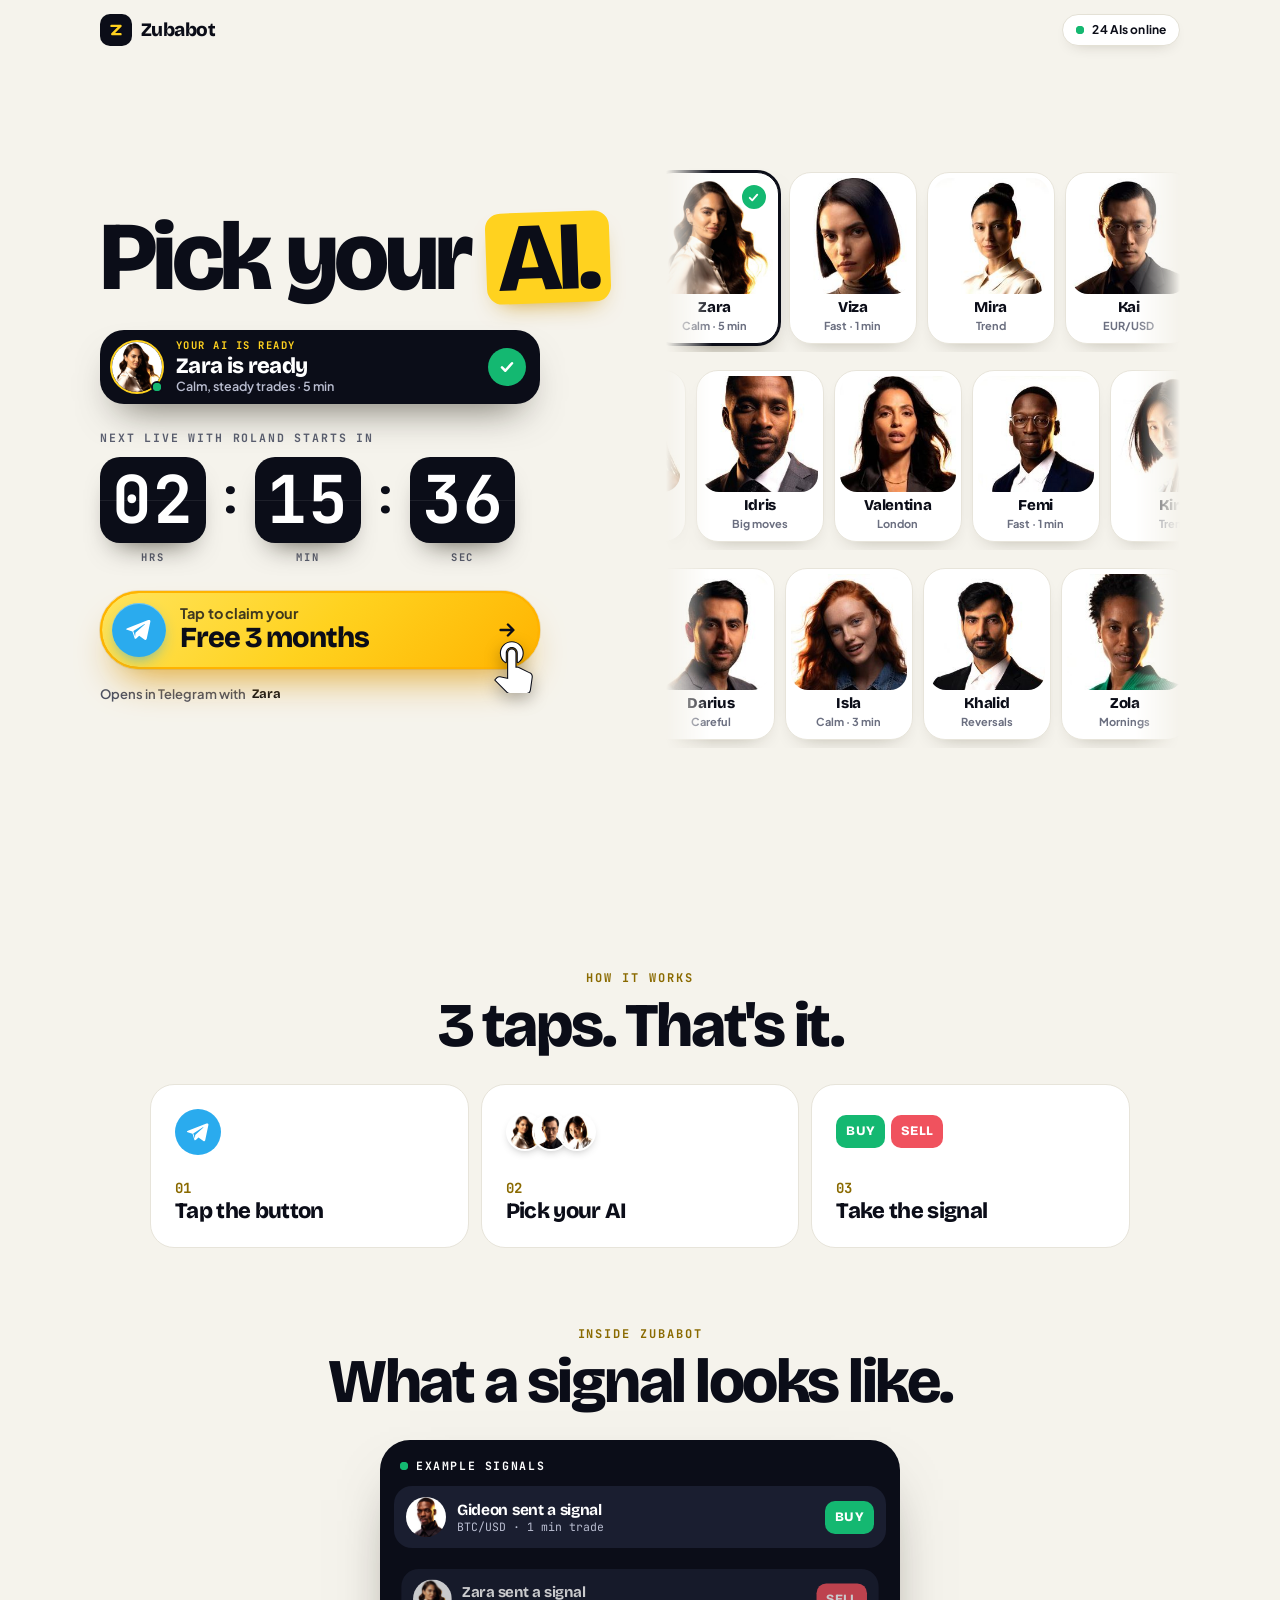
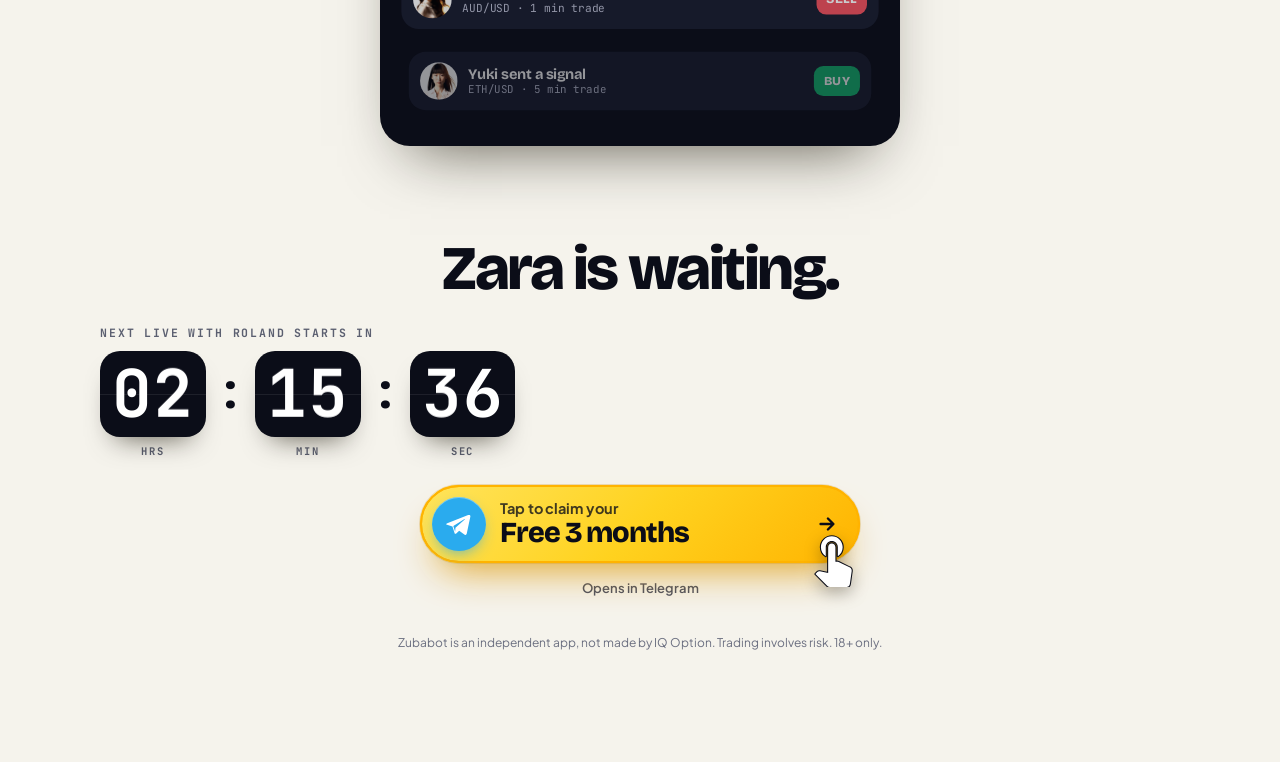
<file: site/zubabot-lp3-p8d3.html>
<!doctype html><html lang="en"><head><meta charset="utf-8"><meta name="viewport" content="width=device-width,initial-scale=1,viewport-fit=cover">
<script>
/* ===== CONFIG: edit here ===== */
window.ZUBA = { telegram: "https://t.me/zubabot?start=lp3", offerEnds: null, slots: 0 };
/* offerEnds: null = count down to the next live with Roland (10:00, 15:00, 18:00, 22:00 WAT).
   Set a real end date, e.g. "2026-11-01T23:59:00+01:00", to count down to the end of the free 3 months offer.
   slots: 0 = hidden. Set a real number (e.g. 25) to show "25 spots left"; it never changes on its own. */
</script>
<!-- paste Meta Pixel / TikTok pixel here -->
<link rel="preconnect" href="https://fonts.googleapis.com">
<link rel="preconnect" href="https://fonts.gstatic.com" crossorigin>
<link rel="stylesheet" href="https://fonts.googleapis.com/css2?family=Bricolage+Grotesque:opsz,wght@12..96,700;12..96,800&family=Plus+Jakarta+Sans:wght@500;600;700;800&family=JetBrains+Mono:wght@600;700&display=swap">
<title>Zubabot | Pick your AI</title>
<meta name="description" content="Pick your AI trader. Get BUY and SELL signals inside Telegram. Claim your free 3 months.">
<meta name="theme-color" content="#F5F3EC">
<style>
:root{
  --ink:#0B0D18;--ink2:#141828;--ink3:#1E2338;--gold:#FFD21F;--gold2:#FFB300;--amber:#FF8A00;
  --buy:#14B871;--sell:#F0525E;--tg:#2AABEE;
  --fd:"Bricolage Grotesque","Plus Jakarta Sans",system-ui,sans-serif;
  --fb:"Plus Jakarta Sans",system-ui,-apple-system,"Segoe UI",sans-serif;
  --fm:"JetBrains Mono",ui-monospace,Menlo,monospace;
  --gut:20px;
}
*{box-sizing:border-box}
html{-webkit-text-size-adjust:100%;overflow-x:hidden}
body{margin:0;font-family:var(--fb);font-size:16px;line-height:1.45;-webkit-font-smoothing:antialiased;overflow-x:hidden;-webkit-tap-highlight-color:transparent}
img{display:block;max-width:100%}
a{color:inherit;text-decoration:none}
h1,h2,h3{font-family:var(--fd);font-weight:800;letter-spacing:-.04em;line-height:.94;margin:0;text-wrap:balance}
p{margin:0}
.wrap{width:min(1160px,100%);margin:0 auto;padding-inline:var(--gut)}
:focus-visible{outline:3px solid var(--tg);outline-offset:3px;border-radius:12px}

/* brand */
.brand{display:inline-flex;align-items:center;gap:9px;font-family:var(--fd);font-weight:800;font-size:19px;letter-spacing:-.03em}
.zm{width:32px;height:32px;border-radius:10px;display:grid;place-items:center;flex:none}
.zm svg{width:18px;height:18px}
.chip{display:inline-flex;align-items:center;gap:8px;height:32px;padding:0 13px;border-radius:999px;font-size:12px;font-weight:700;letter-spacing:.01em;white-space:nowrap}
.dot{width:8px;height:8px;border-radius:50%;background:var(--buy);position:relative;flex:none}
.dot::after{content:"";position:absolute;inset:0;border-radius:50%;background:inherit;animation:ping 1.6s ease-out infinite}
.dot.red{background:var(--sell)}
@keyframes ping{to{transform:scale(2.8);opacity:0}}

/* countdown */
.clock{display:flex;align-items:flex-start;justify-content:center;gap:clamp(5px,1.6vw,10px)}
.cu{display:flex;flex-direction:column;align-items:center;gap:7px}
.tile{position:relative;display:flex;padding:0 clamp(7px,2.2vw,12px);border-radius:clamp(14px,4vw,20px);font-family:var(--fm);font-weight:700;font-size:clamp(46px,15vw,66px);line-height:1;overflow:hidden}
.tile::after{content:"";position:absolute;left:0;right:0;top:50%;height:1px;pointer-events:none}
.d{position:relative;display:block;width:.62em;height:1.3em;overflow:hidden}
.d i{position:absolute;inset:0;display:grid;place-items:center;font-style:normal;will-change:transform}
.d i.in{animation:dIn .5s cubic-bezier(.2,.9,.25,1) both}
.d i.out{animation:dOut .5s cubic-bezier(.2,.9,.25,1) both}
@keyframes dIn{from{transform:translateY(-100%);opacity:.2}to{transform:none;opacity:1}}
@keyframes dOut{to{transform:translateY(100%);opacity:.2}}
.cu small{font-family:var(--fm);font-size:10.5px;font-weight:700;letter-spacing:.18em}
.colon{font-family:var(--fm);font-weight:700;font-size:clamp(34px,10vw,48px);line-height:1;padding-top:.32em;animation:blink 1s steps(1) infinite}
@keyframes blink{50%{opacity:.25}}
.clabel{font-family:var(--fm);font-size:11.5px;font-weight:700;letter-spacing:.16em;text-transform:uppercase;text-align:center;margin-bottom:10px}

/* the one CTA */
.cta{position:relative;display:flex;align-items:center;gap:14px;width:100%;max-width:440px;min-height:78px;padding:10px 64px 10px 12px;border-radius:999px;cursor:pointer;isolation:isolate;transition:transform .18s ease;user-select:none}
.cta:active{transform:scale(.97)}
.cta .tgi{width:54px;height:54px;border-radius:50%;background:var(--tg);display:grid;place-items:center;flex:none;box-shadow:0 6px 16px -6px rgba(42,171,238,.9),inset 0 1px 0 rgba(255,255,255,.35)}
.cta .tgi svg{width:27px;height:27px;margin-left:-3px}
.cta .ct{display:flex;flex-direction:column;line-height:1.05;text-align:left}
.cta .ct small{font-size:14.5px;font-weight:700;opacity:.78;letter-spacing:-.005em}
.cta .ct b{font-family:var(--fd);font-weight:800;font-size:clamp(25px,7.4vw,29px);letter-spacing:-.035em;margin-top:2px;white-space:nowrap}
.cta .arr{position:absolute;right:22px;top:50%;width:22px;height:22px;margin-top:-11px;animation:nudge 1.4s ease-in-out infinite}
@keyframes nudge{50%{transform:translateX(5px)}}
.cta::before,.cta::after{content:"";position:absolute;inset:0;border-radius:inherit;z-index:-1;pointer-events:none;animation:ring 2.2s cubic-bezier(.2,.6,.3,1) infinite}
.cta::after{animation-delay:1.1s}
@keyframes ring{from{transform:scale(1);opacity:.55}to{transform:scale(1.14,1.5);opacity:0}}
.cta .shine{position:absolute;inset:0;border-radius:inherit;overflow:hidden;pointer-events:none}
.cta .shine::before{content:"";position:absolute;top:0;bottom:0;width:40%;left:0;background:linear-gradient(100deg,transparent,rgba(255,255,255,.45),transparent);transform:translateX(-120%) skewX(-18deg);animation:shine 3.2s ease-in-out infinite}
@keyframes shine{55%,100%{transform:translateX(330%) skewX(-18deg)}}
.hand{position:absolute;right:-2px;bottom:-24px;width:58px;height:58px;pointer-events:none;z-index:2;animation:tap 2.2s ease-in-out infinite;transform-origin:30% 20%}
.hand svg{width:100%;height:100%;filter:drop-shadow(0 6px 8px rgba(0,0,0,.28))}
.tapfx{position:absolute;right:30px;top:50%;width:44px;height:44px;margin-top:-22px;border-radius:50%;pointer-events:none;opacity:0;animation:tapfx 2.2s ease-out infinite}
@keyframes tap{0%,100%{transform:translate(10px,14px) rotate(-8deg)}38%{transform:translate(-6px,-4px) rotate(-14deg)}46%{transform:translate(-6px,-1px) rotate(-14deg) scale(.92)}56%{transform:translate(-6px,-4px) rotate(-14deg)}}
@keyframes tapfx{0%,40%{opacity:0;transform:scale(.4)}46%{opacity:.9;transform:scale(.6)}80%,100%{opacity:0;transform:scale(1.6)}}
.ctawrap{display:flex;flex-direction:column;align-items:center;width:100%}
.micro{display:flex;flex-wrap:wrap;justify-content:center;align-items:center;gap:6px 14px;margin-top:16px;font-size:13px;font-weight:600}
.micro span{display:inline-flex;align-items:center;gap:6px}
.micro b{font-family:var(--fm)}

/* sticky bar */
.sticky{position:fixed;left:0;right:0;bottom:0;z-index:60;padding:10px 12px calc(10px + env(safe-area-inset-bottom,0px));transform:translateY(120%);transition:transform .35s cubic-bezier(.2,.8,.2,1)}
.sticky.on{transform:none}
.sk{display:flex;align-items:center;gap:12px;max-width:560px;margin:0 auto;padding:8px 8px 8px 16px;border-radius:999px}
.sk-t{display:flex;flex-direction:column;line-height:1.1;min-width:0}
.sk-t small{font-size:11px;font-weight:700;opacity:.7;white-space:nowrap}
.sk-t b{font-family:var(--fm);font-size:17px}
.sk .cta{min-height:52px;padding:6px 18px 6px 6px;gap:9px;margin-left:auto;width:auto;flex:none}
.sk .cta .tgi{width:40px;height:40px}.sk .cta .tgi svg{width:20px;height:20px}
.sk .cta .ct b{font-size:16.5px;margin:0;letter-spacing:-.02em}
.sk .cta::before,.sk .cta::after{display:none}

/* footer */
.foot{padding:26px var(--gut) 110px;text-align:center;font-size:12px;line-height:1.5}

/* reveal on scroll (opacity/transform only) */
.rv{opacity:0;transform:translateY(22px);transition:opacity .6s ease,transform .6s cubic-bezier(.2,.8,.2,1)}
.rv.in{opacity:1;transform:none}

@media (prefers-reduced-motion:reduce){
  *,*::before,*::after{animation-duration:.001ms!important;animation-iteration-count:1!important;transition-duration:.001ms!important}
  .cta::before,.cta::after,.hand,.tapfx,.cta .shine{display:none}
  .rv{opacity:1;transform:none}
}

/* live-now state + offer-only bits */
.clabel .lvnow{display:inline-flex;align-items:center;gap:6px;padding:2px 8px;border-radius:6px;background:var(--sell);color:#fff;letter-spacing:.1em}
.clockbox.is-live .tile{box-shadow:0 0 0 2px var(--sell),0 18px 30px -16px rgba(0,0,0,.6)}
[data-offeronly]{display:none!important}
.offer-on [data-offeronly]{display:inline-flex!important}
.offer-on [data-liveonly]{display:none!important}

/* ===== LP3 · Pick your AI ===== */
body{background:#F5F3EC;color:#0B0D18}
.top{display:flex;align-items:center;justify-content:space-between;padding-top:calc(14px + env(safe-area-inset-top,0px))}
.zm{background:#0B0D18;color:#FFD21F}
.chip.on{background:#fff;border:1px solid #E4E1D6;color:#0B0D18;box-shadow:0 6px 16px -10px rgba(40,30,0,.3)}

.hero{min-height:100svh;display:flex;flex-direction:column;overflow:hidden}
.hero .wrap{flex:1;display:flex;flex-direction:column}
.hgrid{flex:1;display:flex;flex-direction:column;justify-content:space-between;gap:14px;padding:18px 0 22px}
h1{font-size:clamp(46px,13.4vw,60px);text-align:center;white-space:nowrap}
h1 .hl{display:inline-block;background:#FFD21F;padding:0 .12em;border-radius:.16em;transform:rotate(-2deg);box-shadow:0 12px 24px -14px rgba(200,140,0,.9)}

/* face wall: auto-scrolls, and you can swipe it */
.wall{margin-inline:calc(-1*var(--gut));display:flex;flex-direction:column;gap:10px;-webkit-mask-image:linear-gradient(90deg,transparent,#000 9%,#000 91%,transparent);mask-image:linear-gradient(90deg,transparent,#000 9%,#000 91%,transparent)}
.row{overflow-x:auto;overflow-y:hidden;scrollbar-width:none;-webkit-overflow-scrolling:touch;overscroll-behavior-x:contain}
.row::-webkit-scrollbar{display:none}
.rt{display:flex;gap:10px;width:max-content;padding:4px 10px 8px}
.card{position:relative;flex:none;width:clamp(86px,25vw,108px);border-radius:22px;background:#fff;border:1px solid #E7E4DA;padding:5px 5px 9px;cursor:pointer;box-shadow:0 10px 22px -16px rgba(40,30,0,.45);transition:transform .25s cubic-bezier(.2,1.4,.4,1),box-shadow .25s;font:inherit;color:inherit;text-align:center}
.card:active{transform:scale(.95)}
.card img{width:100%;aspect-ratio:1;border-radius:17px;object-fit:cover;background:#fff;pointer-events:none}
.card b{display:block;font-family:var(--fd);font-weight:800;font-size:15px;letter-spacing:-.02em;margin-top:6px;line-height:1}
.card small{display:block;font-size:11px;font-weight:700;color:#6B6F80;margin-top:3px;white-space:nowrap;overflow:hidden;text-overflow:ellipsis}
.card.sel{border-color:#0B0D18;box-shadow:0 0 0 2px #0B0D18,0 14px 28px -14px rgba(40,30,0,.6)}
.card.sel::after{content:"";position:absolute;top:10px;right:10px;width:24px;height:24px;border-radius:50%;background:#14B871 url("data:image/svg+xml,%3Csvg xmlns='http://www.w3.org/2000/svg' viewBox='0 0 24 24'%3E%3Cpath d='M6 12.5l4 4 8-9' fill='none' stroke='%23fff' stroke-width='3' stroke-linecap='round' stroke-linejoin='round'/%3E%3C/svg%3E") center/15px no-repeat;border:2px solid #fff}
.row.r3{display:none}

/* "your AI is ready" reveal */
.ready{position:relative;display:flex;align-items:center;gap:12px;width:100%;max-width:440px;margin:0 auto;padding:10px 14px 10px 10px;border-radius:24px;background:#0B0D18;color:#fff;box-shadow:0 20px 40px -20px rgba(20,15,0,.7)}
.ready .av{position:relative;width:54px;height:54px;flex:none}
.ready .av img{width:100%;height:100%;border-radius:50%;object-fit:cover;background:#fff;border:2px solid #FFD21F}
.ready .av .dot{position:absolute;right:1px;bottom:1px;width:12px;height:12px;border:2px solid #0B0D18}
.ready .tx{display:flex;flex-direction:column;line-height:1.1;min-width:0}
.ready .tx small{font-family:var(--fm);font-size:10.5px;font-weight:700;letter-spacing:.14em;color:#FFD21F}
.ready .tx b{font-family:var(--fd);font-weight:800;font-size:22px;letter-spacing:-.03em;margin-top:3px;white-space:nowrap}
.ready .tx span{font-size:12.5px;font-weight:600;color:#B9BDD0;margin-top:2px;white-space:nowrap}
.ready .ok{margin-left:auto;width:38px;height:38px;border-radius:50%;background:#14B871;display:grid;place-items:center;flex:none;transform:scale(0);transition:transform .45s cubic-bezier(.2,1.7,.4,1)}
.ready .ok svg{width:20px;height:20px}
.ready.done .ok{transform:none}
.ready.pop{animation:popc .5s cubic-bezier(.2,1.5,.4,1)}
@keyframes popc{from{transform:scale(.92)}}

.tile{background:#0B0D18;color:#fff;box-shadow:0 16px 28px -16px rgba(20,15,0,.7)}
.tile::after{background:rgba(255,255,255,.08)}
.cu small,.clabel{color:#5B5F70}
.colon{color:#0B0D18}

.cta{background:linear-gradient(135deg,#FFE45C,#FFD21F 50%,#FFB300);color:#0B0D18;box-shadow:0 22px 40px -18px rgba(220,150,0,.95),inset 0 1px 0 rgba(255,255,255,.7),0 0 0 1px rgba(200,140,0,.25)}
.cta::before,.cta::after{border:2px solid #FFB300}
.tapfx{border:2px solid rgba(11,13,24,.6)}
.micro{color:#4A4F63}
.micro b{color:#0B0D18;font-family:var(--fd)}
.bump{display:inline-block;animation:bump .5s cubic-bezier(.2,1.6,.4,1)}
@keyframes bump{40%{transform:scale(1.35)}}

/* sections */
.sec{padding:70px 0 8px}
.kick{font-family:var(--fm);font-size:12px;font-weight:700;letter-spacing:.16em;text-transform:uppercase;text-align:center;color:#8A6A00}
h2{font-size:clamp(38px,10.5vw,62px);text-align:center;margin-top:10px}
.steps{display:grid;gap:12px;max-width:980px;margin:28px auto 0}
.step{display:flex;align-items:center;gap:16px;padding:16px 18px;border-radius:24px;background:#fff;border:1px solid #E7E4DA}
.step .n{font-family:var(--fm);font-weight:700;font-size:14px;color:#8A6A00}
.step b{display:block;font-family:var(--fd);font-weight:800;font-size:22px;letter-spacing:-.03em;line-height:1.05;margin-top:2px}
.step .vis{margin-left:auto;flex:none;display:flex;align-items:center}
.step .vis .tg{width:46px;height:46px;border-radius:50%;background:var(--tg);display:grid;place-items:center}
.step .vis .tg svg{width:24px;height:24px;margin-left:-2px}
.step .vis img{width:38px;height:38px;border-radius:50%;object-fit:cover;border:2px solid #fff;margin-left:-12px;background:#fff;box-shadow:0 4px 10px -4px rgba(0,0,0,.3)}
.pill{font-family:var(--fd);font-weight:800;font-size:13px;letter-spacing:.02em;padding:7px 10px;border-radius:10px;color:#fff}
.pill.buy{background:var(--buy)}.pill.sell{background:var(--sell)}
.vis .pill+.pill{margin-left:6px}

/* live feed */
.feedbox{max-width:520px;margin:28px auto 0;padding:14px;border-radius:30px;background:#0B0D18;box-shadow:0 30px 60px -30px rgba(20,15,0,.7)}
.fhead{display:flex;align-items:center;gap:8px;padding:4px 6px 12px;color:#fff;font-family:var(--fm);font-size:11.5px;font-weight:700;letter-spacing:.14em}
.feed{position:relative;height:246px;overflow:hidden}
.msg{position:absolute;left:0;right:0;top:0;display:flex;align-items:center;gap:11px;padding:11px 12px;border-radius:18px;background:#1A1E30;color:#fff;transition:transform .6s cubic-bezier(.2,.9,.25,1),opacity .6s}
.msg img{width:40px;height:40px;border-radius:50%;object-fit:cover;background:#fff;flex:none}
.msg .t{display:flex;flex-direction:column;line-height:1.2;min-width:0}
.msg .t b{font-family:var(--fd);font-size:15.5px;letter-spacing:-.02em}
.msg .t span{font-family:var(--fm);font-size:11.5px;color:#B9BDD0;white-space:nowrap}
.msg .pill{margin-left:auto;flex:none}

.end{padding:76px 0 10px;text-align:center}
.end h2{margin-bottom:26px}
.end .clockbox{margin-bottom:26px}
.foot{color:#6B6F80}
.sk{background:#0B0D18;color:#fff;box-shadow:0 18px 40px -16px rgba(0,0,0,.5)}

@media (min-width:960px){
  :root{--gut:40px}
  .hero{min-height:max(100vh,780px)}
  .hgrid{display:grid;grid-template-columns:1fr 1.05fr;column-gap:56px;align-content:center;align-items:center;padding:30px 0 60px}
  .lcol{grid-column:1;display:flex;flex-direction:column;gap:26px}
  h1{text-align:left;font-size:clamp(80px,7.6vw,108px)}
  .wall{grid-column:2;grid-row:1;margin:0;gap:14px;min-width:0}
  .row.r3{display:block}
  .card{width:128px}
  .ready{margin:0}
  .clockbox .clabel{text-align:left}.clockbox .clock{justify-content:flex-start}
  .lcol .ctawrap{align-items:flex-start}
  .lcol .micro{justify-content:flex-start}
  .steps{grid-template-columns:repeat(3,1fr)}
  .step{flex-direction:column;align-items:flex-start;gap:20px;padding:24px}
  .step .vis{margin-left:0;order:-1;height:46px}
  .sticky{display:none}
}
@media (max-width:959px){ .lcol{display:contents} .wall{order:1} .ready{order:2} .clockbox{order:3} .ctawrap{order:4} }
@media (max-height:760px) and (max-width:959px){
  .card{width:80px}.card small{display:none}
  .wall{gap:6px}
  .hgrid{gap:10px}
}
@media (prefers-reduced-motion:reduce){ .msg{transition:none} }
</style>
</head>
<body data-lp="LP3">
<svg width="0" height="0" style="position:absolute" aria-hidden="true">
<symbol id="plane" viewBox="0 0 24 24"><path fill="#fff" d="M21.5 3.6 2.9 10.8c-1.3.5-1.3 1.2-.2 1.5l4.8 1.5 1.8 5.6c.2.6.1.9.8.9.5 0 .7-.2 1-.5l2.4-2.3 4.9 3.6c.9.5 1.5.2 1.8-.8l3.2-15.2c.3-1.3-.5-1.9-1.9-1.5zM8.3 13.4l9.6-6.1c.5-.3.9-.1.5.2l-8.2 7.4-.3 3.5z"/></symbol>
<symbol id="z" viewBox="0 0 24 24"><path d="M6 6.5h12l-11 11h11" fill="none" stroke="currentColor" stroke-width="3.2" stroke-linecap="round" stroke-linejoin="round"/></symbol>
<symbol id="arr" viewBox="0 0 24 24"><path d="M5 12h13M13 6l6 6-6 6" fill="none" stroke="currentColor" stroke-width="2.6" stroke-linecap="round" stroke-linejoin="round"/></symbol>
<symbol id="hand" viewBox="0 0 24 24"><path fill="#fff" stroke="#0B0D18" stroke-width=".9" stroke-linejoin="round" paint-order="stroke" d="M9 11.24V7.5C9 6.12 10.12 5 11.5 5S14 6.12 14 7.5v3.74c1.21-.81 2-2.18 2-3.74C16 5.01 13.99 3 11.5 3S7 5.01 7 7.5c0 1.56.79 2.93 2 3.74zm9.84 4.63l-4.54-2.26c-.17-.07-.35-.11-.54-.11H13v-6c0-.83-.67-1.5-1.5-1.5S10 6.67 10 7.5v10.74l-3.43-.72c-.08-.01-.15-.03-.24-.03-.31 0-.59.13-.79.33l-.79.8 4.94 4.94c.27.27.65.44 1.06.44h6.79c.75 0 1.33-.55 1.44-1.28l.75-5.27c.01-.07.02-.14.02-.2 0-.62-.38-1.16-.91-1.38z"/></symbol>
</svg>
<header class="hero">
  <div class="wrap">
    <div class="top">
      <span class="brand"><span class="zm"><svg><use href="#z"/></svg></span>Zubabot</span>
      <span class="chip on"><span class="dot"></span>24 AIs online</span>
    </div>
    <div class="hgrid">
      <div class="lcol">
        <h1>Pick your <span class="hl">AI.</span></h1>
        <div class="ready" id="ready" aria-live="polite">
          <span class="av"><img id="rImg" src="img/zara.jpg" alt=""><span class="dot"></span></span>
          <span class="tx"><small id="rKick">YOUR AI IS READY</small><b id="rName">Zara is ready</b><span id="rSub">Calm, steady trades · 5 min</span></span>
          <span class="ok"><svg viewBox="0 0 24 24"><path d="M6 12.5l4 4 8-9" fill="none" stroke="#fff" stroke-width="3" stroke-linecap="round" stroke-linejoin="round"/></svg></span>
        </div>
        <div class="clockbox"><div class="clabel">Next live with Roland starts in</div><div class="clock" data-clock="main" role="timer" aria-label="Next live with Roland starts in"><div class="cu"><div class="tile"><span class="d">0</span><span class="d">1</span></div><small>HRS</small></div><b class="colon">:</b><div class="cu"><div class="tile"><span class="d">2</span><span class="d">0</span></div><small>MIN</small></div><b class="colon">:</b><div class="cu"><div class="tile"><span class="d">0</span><span class="d">0</span></div><small>SEC</small></div></div></div>
        <div class="ctawrap">
          <a class="cta" data-cta data-hero-cta href="https://t.me/zubabot?start=lp3"><span class="shine"></span><span class="tgi"><svg><use href="#plane"/></svg></span><span class="ct"><small>Tap to claim your</small><b>Free 3 months</b></span><svg class="arr"><use href="#arr"/></svg><span class="tapfx"></span><span class="hand"><svg><use href="#hand"/></svg></span></a>
          <div class="micro"><span>Opens in Telegram with <b class="aiName">Zara</b></span><span data-slotwrap style="display:none"><span class="dot"></span><b data-slots>47</b> spots left</span></div>
        </div>
      </div>
      <div class="wall" id="wall" aria-label="AI traders, tap one to pick">
        <div class="row r1"><div class="rt"></div></div>
        <div class="row r2"><div class="rt"></div></div>
        <div class="row r3"><div class="rt"></div></div>
      </div>
    </div>
  </div>
</header>

<main>
  <section class="sec">
    <div class="wrap">
      <div class="kick rv">How it works</div>
      <h2 class="rv">3 taps. That's it.</h2>
      <div class="steps">
        <div class="step rv"><div><span class="n">01</span><b>Tap the button</b></div><span class="vis"><span class="tg"><svg><use href="#plane"/></svg></span></span></div>
        <div class="step rv"><div><span class="n">02</span><b>Pick your AI</b></div><span class="vis" style="padding-left:12px"><img src="img/zara.jpg" alt=""><img src="img/kai.jpg" alt=""><img src="img/kira.jpg" alt=""></span></div>
        <div class="step rv"><div><span class="n">03</span><b>Take the signal</b></div><span class="vis"><span class="pill buy">BUY</span><span class="pill sell">SELL</span></span></div>
      </div>
    </div>
  </section>

  <section class="sec">
    <div class="wrap">
      <div class="kick rv">Inside Zubabot</div>
      <h2 class="rv">What a signal looks like.</h2>
      <div class="feedbox rv">
        <div class="fhead"><span class="dot"></span>EXAMPLE SIGNALS</div>
        <div class="feed" id="feed"></div>
      </div>
    </div>
  </section>

  <section class="end">
    <div class="wrap">
      <h2 class="rv"><span class="aiName">Zara</span> is waiting.</h2>
      <div class="clockbox"><div class="clabel">Next live with Roland starts in</div><div class="clock" data-clock="main" role="timer" aria-label="Next live with Roland starts in"><div class="cu"><div class="tile"><span class="d">0</span><span class="d">1</span></div><small>HRS</small></div><b class="colon">:</b><div class="cu"><div class="tile"><span class="d">2</span><span class="d">0</span></div><small>MIN</small></div><b class="colon">:</b><div class="cu"><div class="tile"><span class="d">0</span><span class="d">0</span></div><small>SEC</small></div></div></div>
      <div class="ctawrap"><a class="cta" data-cta data-end-cta href="https://t.me/zubabot?start=lp3"><span class="shine"></span><span class="tgi"><svg><use href="#plane"/></svg></span><span class="ct"><small>Tap to claim your</small><b>Free 3 months</b></span><svg class="arr"><use href="#arr"/></svg><span class="tapfx"></span><span class="hand"><svg><use href="#hand"/></svg></span></a>
        <div class="micro"><span>Opens in Telegram</span><span data-slotwrap style="display:none"><span class="dot"></span><b data-slots>47</b> spots left</span></div>
      </div>
    </div>
  </section>
</main>
<footer class="foot">Zubabot is an independent app, not made by IQ Option. Trading involves risk. 18+ only.</footer>
<div class="sticky"><div class="sk"><div class="sk-t"><small id="skl">Next live with Roland</small><b data-mini="main" data-minilabel="skl">01:20:00</b></div>
<a class="cta" data-cta href="https://t.me/zubabot?start=lp3"><span class="tgi"><svg><use href="#plane"/></svg></span><span class="ct"><b>Claim free 3 months</b></span></a></div></div>

<script>
(function(){
  var Z = window.ZUBA || {}, LP = document.body.getAttribute('data-lp') || 'LP';
  var RM = window.matchMedia && matchMedia('(prefers-reduced-motion: reduce)').matches;
  window.ZRM = RM;
  function pad(n){ return (n < 10 ? '0' : '') + n; }

  /* ---- real deadlines only: a fixed offer date (if set), otherwise the next live with Roland ---- */
  var OFFER = Z.offerEnds ? new Date(Z.offerEnds).getTime() : 0;
  if(isNaN(OFFER)) OFFER = 0;
  function offerOn(){ return OFFER > Date.now(); }
  window.ZOfferOn = offerOn;

  /* ---- next live session: 10:00, 15:00, 18:00, 22:00 WAT (UTC+1) ---- */
  var SLOTS = [10, 15, 18, 22], LIVE_MIN = 50;
  function liveInfo(){
    var now = Date.now(), wat = new Date(now + 3600e3);
    var base = Date.UTC(wat.getUTCFullYear(), wat.getUTCMonth(), wat.getUTCDate()) - 3600e3;
    var next = null, nextIdx = 0, liveIdx = -1, liveEnd = 0;
    for(var i = 0; i < SLOTS.length; i++){
      var s = base + SLOTS[i]*3600e3;
      if(now >= s && now < s + LIVE_MIN*60e3){ liveIdx = i; liveEnd = s + LIVE_MIN*60e3; }
      if(s > now && next === null){ next = s; nextIdx = i; }
    }
    if(next === null){ next = base + 86400e3 + SLOTS[0]*3600e3; nextIdx = 0; }
    return { next: next, idx: nextIdx, live: liveIdx, liveEnd: liveEnd, base: base, now: now };
  }
  window.ZLive = liveInfo;

  /* ---- rolling digit clock ---- */
  function setDigit(d, v){
    if(d._v === v) return;
    var old = d.lastChild, n = document.createElement('i');
    n.textContent = v;
    if(d._v !== undefined && !RM){
      n.className = 'in';
      if(old){ old.className = 'out'; setTimeout(function(){ if(old.parentNode) old.parentNode.removeChild(old); }, 520); }
    } else if(old) d.removeChild(old);
    d.appendChild(n); d._v = v;
  }
  function Clock(el){
    var ds = el.querySelectorAll('.d');
    ds.forEach(function(d){ var t = d.textContent.trim(); d.textContent = ''; setDigit(d, t); });
    var units = el.querySelectorAll('.cu small'), mode = '';
    return function(ms){
      var s = Math.max(0, Math.floor(ms/1000)), str, m2;
      if(s >= 86400){ str = pad(Math.min(99, Math.floor(s/86400))) + pad(Math.floor(s%86400/3600)) + pad(Math.floor(s%3600/60)); m2 = 'd'; }
      else { str = pad(Math.floor(s/3600)) + pad(Math.floor(s%3600/60)) + pad(s%60); m2 = 'h'; }
      if(m2 !== mode && units.length === 3){ mode = m2; var u = m2 === 'd' ? ['DAYS','HRS','MIN'] : ['HRS','MIN','SEC']; units.forEach(function(x, i){ x.textContent = u[i]; }); }
      for(var i = 0; i < 6; i++) setDigit(ds[i], str[i]);
    };
  }
  function fmt(ms){ var s = Math.max(0, Math.floor(ms/1000));
    if(s >= 86400) return Math.floor(s/86400) + 'd ' + pad(Math.floor(s%86400/3600)) + 'h ' + pad(Math.floor(s%3600/60)) + 'm';
    return pad(Math.floor(s/3600)) + ':' + pad(Math.floor(s%3600/60)) + ':' + pad(s%60); }
  window.ZFmt = fmt;

  /* data-clock="main": offer date if set, else next live.  data-clock="live": always the live schedule. */
  var clocks = [];
  document.querySelectorAll('[data-clock]').forEach(function(el){
    var box = el.closest('.clockbox');
    clocks.push({ kind: el.getAttribute('data-clock'), set: Clock(el), box: box, label: box && box.querySelector('.clabel'), last: '' });
  });
  var minis = document.querySelectorAll('[data-mini]');
  var hooks = window.ZHooks = [];
  function target(kind, live, now){
    if(kind === 'offer' || (kind === 'main' && offerOn())) return { t: OFFER, mode: 'offer' };
    if(live.live > -1) return { t: live.liveEnd, mode: 'now' };
    return { t: live.next, mode: 'next' };
  }
  var LABEL = { offer: 'Free 3 months offer ends in', next: 'Next live with Roland starts in', now: '<b class="lvnow">LIVE NOW</b> with Roland · ends in' };
  var SHORT = { offer: 'Offer ends in', next: 'Next live with Roland', now: 'LIVE NOW · ends in' };
  function tick(){
    var now = Date.now(), live = liveInfo();
    clocks.forEach(function(c){
      var g = target(c.kind, live, now);
      c.set(g.t - now);
      if(c.last !== g.mode){ c.last = g.mode; if(c.label) c.label.innerHTML = LABEL[g.mode]; if(c.box){ c.box.classList.toggle('is-live', g.mode === 'now'); } }
    });
    minis.forEach(function(m){
      var g = target(m.getAttribute('data-mini'), live, now);
      m.textContent = fmt(g.t - now);
      var l = m.getAttribute('data-minilabel') && document.getElementById(m.getAttribute('data-minilabel'));
      if(l) l.textContent = SHORT[g.mode];
    });
    document.documentElement.classList.toggle('offer-on', offerOn());
    hooks.forEach(function(f){ f(live, now); });
  }
  window.ZTick = tick;
  tick(); setInterval(tick, 250);

  /* ---- optional "spots left": shown only when ZUBA.slots > 0, never changes on its own ---- */
  var n = parseInt(Z.slots, 10) || 0;
  document.querySelectorAll('[data-slotwrap]').forEach(function(w){
    if(n > 0){ w.style.display = ''; w.querySelectorAll('[data-slots]').forEach(function(e){ e.textContent = n; }); }
    else w.style.display = 'none';
  });

  /* ---- one CTA everywhere ---- */
  var url = Z.telegram || 'https://t.me/zubabot?start=lp3';
  document.querySelectorAll('[data-cta]').forEach(function(a){
    a.setAttribute('href', url);
    a.setAttribute('rel', 'noopener');
    a.addEventListener('click', function(){
      try{ if(window.fbq) fbq('track', 'Lead', { content_name: LP }); }catch(e){}
      try{ if(window.ttq) ttq.track('ClickButton'); }catch(e){}
    });
  });

  /* ---- sticky CTA after the hero ---- */
  var sticky = document.querySelector('.sticky'), heroCta = document.querySelector('[data-hero-cta]'), endCta = document.querySelector('[data-end-cta]');
  if(sticky && heroCta && 'IntersectionObserver' in window){
    var pastHero = false, endVisible = false;
    var upd = function(){ sticky.classList.toggle('on', pastHero && !endVisible); };
    new IntersectionObserver(function(es){ es.forEach(function(e){ pastHero = !e.isIntersecting && e.boundingClientRect.top < 0; }); upd(); }).observe(heroCta);
    if(endCta) new IntersectionObserver(function(es){ es.forEach(function(e){ endVisible = e.isIntersecting; }); upd(); }).observe(endCta);
  }

  /* ---- reveal on scroll ---- */
  var rvs = document.querySelectorAll('.rv');
  if('IntersectionObserver' in window && !RM){
    var io = new IntersectionObserver(function(es){ es.forEach(function(e){ if(e.isIntersecting){ e.target.classList.add('in'); io.unobserve(e.target); } }); }, { rootMargin: '0px 0px -8% 0px' });
    rvs.forEach(function(r){ io.observe(r); });
  } else rvs.forEach(function(r){ r.classList.add('in'); });
})();

</script>
<script>
(function(){
  var RM = window.ZRM;
  var AI = [['zara','Zara','Calm · 5 min','Calm, steady trades · 5 min'],['viza','Viza','Fast · 1 min','Quick 1 minute trades'],['mira','Mira','Trend','Follows the trend'],['kai','Kai','EUR/USD','EUR/USD sniper'],['helena','Helena','Night owl','Night session setups'],['jabari','Jabari','Breakouts','Catches breakouts'],
    ['aurora','Aurora','Reversals','Spots turning points'],['sipho','Sipho','Majors','Major pairs only'],['yuki','Yuki','Crypto','Crypto · 1 min trades'],['amara','Amara','Patient','Patient · 5 min trades'],['leon','Leon','Momentum','Rides the momentum'],['nala','Nala','Gold & FX','Gold and forex'],
    ['idris','Idris','Big moves','Waits for big moves'],['valentina','Valentina','London','London hours trader'],['femi','Femi','Fast · 1 min','Fast 1 minute trades'],['kira','Kira','Trend','Trend rider'],['darius','Darius','Careful','Fewer, careful trades'],['isla','Isla','Calm · 3 min','Calm · 3 min trades'],
    ['khalid','Khalid','Reversals','Reversal hunter'],['zola','Zola','Mornings','Morning setups'],['ezra','Ezra','Crypto','Crypto swings'],['farah','Farah','Steady','Steady · 5 min trades'],['gideon','Gideon','News hours','Trades the news hours'],['celine','Celine','Pullbacks','Buys the pullbacks']];
  var rows = [].slice.call(document.querySelectorAll('#wall .row'));
  function card(a){ return '<button class="card" type="button" data-ai="'+a[0]+'"><img src="img/'+a[0]+'.jpg" alt="" loading="lazy" decoding="async"><b>'+a[1]+'</b><small>'+a[2]+'</small></button>'; }
  rows.forEach(function(r, i){ var set = AI.slice(i*8, i*8+8), h = set.map(card).join(''); r.firstChild.innerHTML = h + h; });

  /* auto-scroll + swipe */
  var state = rows.map(function(r, i){ return { el: r, x: 0, dir: i === 1 ? -1 : 1, speed: [0.35, 0.3, 0.4][i], pause: 0, init: false }; });
  state.forEach(function(s){
    var hold = function(){ s.pause = performance.now() + 2600; };
    ['pointerdown','touchstart','wheel'].forEach(function(ev){ s.el.addEventListener(ev, hold, { passive: true }); });
    s.el.addEventListener('scroll', function(){ if(performance.now() < s.pause) s.x = s.el.scrollLeft; }, { passive: true });
  });
  var last = performance.now();
  function loop(t){
    var dt = Math.min(48, t - last); last = t;
    state.forEach(function(s){
      var half = s.el.scrollWidth / 2; if(!half || s.el.offsetParent === null) return;
      if(!s.init){ s.x = s.dir < 0 ? half * .5 : 0; s.init = true; s.el.scrollLeft = s.x; }
      if(t < s.pause){ if(s.el.scrollLeft >= half) s.el.scrollLeft -= half; else if(s.el.scrollLeft <= 0) s.el.scrollLeft += half; s.x = s.el.scrollLeft; return; }
      s.x += s.dir * s.speed * dt / 16.7;
      if(s.x >= half) s.x -= half; if(s.x < 0) s.x += half;
      s.el.scrollLeft = s.x;
    });
    requestAnimationFrame(loop);
  }
  if(!RM) requestAnimationFrame(loop);

  /* pick + reveal */
  var ready = document.getElementById('ready'), rImg = document.getElementById('rImg'), rName = document.getElementById('rName'), rSub = document.getElementById('rSub'), rKick = document.getElementById('rKick');
  var names = document.querySelectorAll('.aiName');
  function find(id){ for(var i = 0; i < AI.length; i++) if(AI[i][0] === id) return AI[i]; return AI[0]; }
  function choose(id, quiet){
    var a = find(id);
    document.querySelectorAll('.card').forEach(function(c){ c.classList.toggle('sel', c.getAttribute('data-ai') === id); });
    rImg.src = 'img/' + a[0] + '.jpg'; rName.textContent = a[1] + ' is ready'; rSub.textContent = a[3]; rKick.textContent = 'YOUR AI IS READY';
    names.forEach(function(n){ n.textContent = a[1]; });
    ready.classList.add('done');
    if(!quiet){ ready.classList.remove('pop'); void ready.offsetWidth; ready.classList.add('pop'); }
    try{ localStorage.setItem('zuba_ai', id); }catch(e){}
  }
  document.getElementById('wall').addEventListener('click', function(e){ var c = e.target.closest('.card'); if(c) choose(c.getAttribute('data-ai')); });
  var saved = null; try{ saved = localStorage.getItem('zuba_ai'); }catch(e){}
  var target = saved && find(saved)[0] === saved ? saved : 'zara';
  if(RM){ choose(target, true); }
  else {
    ready.classList.remove('done'); rKick.textContent = 'MATCHING YOU…'; rSub.textContent = 'Finding your best fit';
    var n = 0, shuf = setInterval(function(){ var a = AI[(n*7 + 3) % AI.length]; rImg.src = 'img/' + a[0] + '.jpg'; rName.textContent = a[1] + '?'; n++;
      if(n > 11){ clearInterval(shuf); choose(target); } }, 110);
  }

  /* live signal feed: newest slides in on top */
  var feed = document.getElementById('feed'), PAIRS = ['EUR/USD','GBP/USD','BTC/USD','USD/JPY','EUR/JPY','AUD/USD','ETH/USD'], items = [];
  function msg(){
    var a = AI[Math.floor(Math.random()*AI.length)], buy = Math.random() > .45, el = document.createElement('div');
    el.className = 'msg';
    el.innerHTML = '<img src="img/'+a[0]+'.jpg" alt=""><span class="t"><b>'+a[1]+' sent a signal</b><span>'+PAIRS[Math.floor(Math.random()*PAIRS.length)]+' · '+(Math.random()>.5?'1 min':'5 min')+' trade</span></span><span class="pill '+(buy?'buy':'sell')+'">'+(buy?'BUY':'SELL')+'</span>';
    return el;
  }
  function push(initial){
    var el = msg(); el.style.transform = 'translateY(-90px)'; el.style.opacity = '0'; feed.appendChild(el); items.unshift(el);
    void el.offsetWidth;
    items.forEach(function(m, i){ m.style.transform = 'translateY(' + (i*82) + 'px) scale(' + (1 - i*0.03) + ')'; m.style.opacity = i > 2 ? '0' : String(1 - i*0.22); });
    if(items.length > 4){ var old = items.pop(); setTimeout(function(){ old.remove(); }, 700); }
  }
  push(); push(); push();
  if(!RM){
    var on = false;
    new IntersectionObserver(function(es){ on = es[0].isIntersecting; }).observe(feed);
    setInterval(function(){ if(on) push(); }, 2400);
  }
})();
</script>
</body>
</html>
</file>
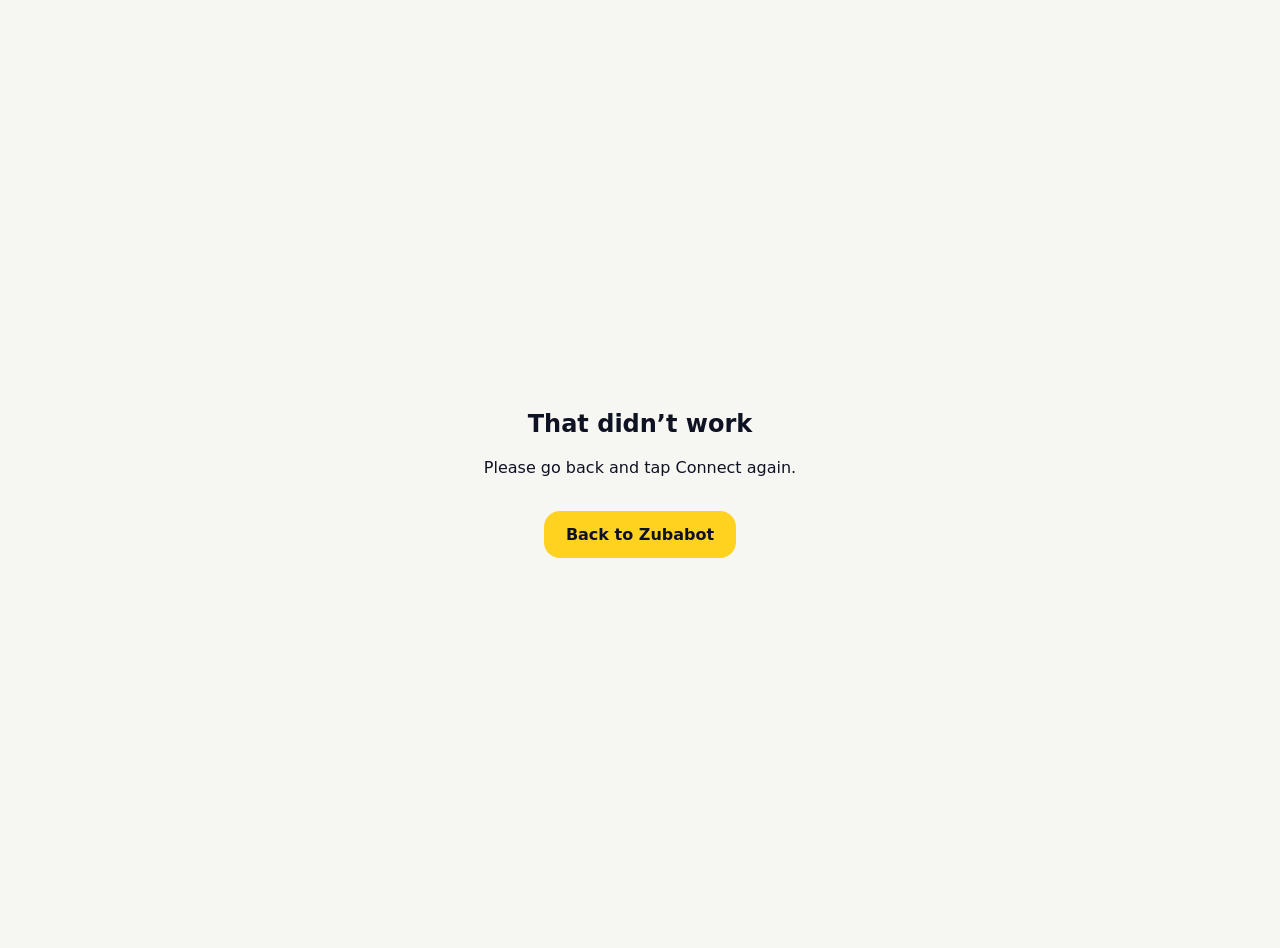
<file: web/callback.html>
<!doctype html><html><head><meta charset="utf-8"><meta name="viewport" content="width=device-width,initial-scale=1">
<title>Connecting… · Zubabot</title>
<script src="https://telegram.org/js/telegram-web-app.js"></script>
<script src="config.js"></script>
<style>body{margin:0;font-family:system-ui,sans-serif;background:#F6F6F2;color:#0F1222;display:flex;align-items:center;justify-content:center;min-height:100vh;text-align:center;padding:24px}
.s{width:46px;height:46px;border-radius:50%;border:4px solid #E3E3DC;border-top-color:#0F1222;animation:r .8s linear infinite;margin:0 auto 18px}@keyframes r{to{transform:rotate(360deg)}}
a{display:inline-block;margin-top:18px;background:#FFD21F;color:#0F1222;font-weight:800;padding:14px 22px;border-radius:16px;text-decoration:none}</style></head>
<body><div><div class="s" id="sp"></div><h2 id="t">Connecting your account…</h2><p id="d">One moment.</p><a id="back" href="#" style="display:none">Back to Zubabot</a></div>
<script type="module">
import {finishCallback} from './zubabot-iq.js';
const BOT_APP = (window.ZB_BOT_APP || 'https://t.me/zubabot/app') + '?startapp=connected';
const $ = (id) => document.getElementById(id);
try {
  await finishCallback();
  let ret = null; try { ret = sessionStorage.getItem('zb_return') } catch {}
  if (ret) location.replace(ret.split('#')[0].replace(/[?&]connected=1/, '') + (ret.includes('?') ? '&' : '?') + 'connected=1');   // same Telegram view: straight back
  else { $('sp').remove(); $('t').textContent = 'Connected ✅'; $('d').textContent = 'Go back to Telegram to continue.'; $('back').href = BOT_APP; $('back').style.display = 'inline-block'; setTimeout(() => location.href = BOT_APP, 800); }
} catch (e) { $('sp').remove(); $('t').textContent = 'That didn’t work'; $('d').textContent = 'Please go back and tap Connect again.'; $('back').href = BOT_APP; $('back').style.display = 'inline-block'; }
</script></body></html>
</file>
